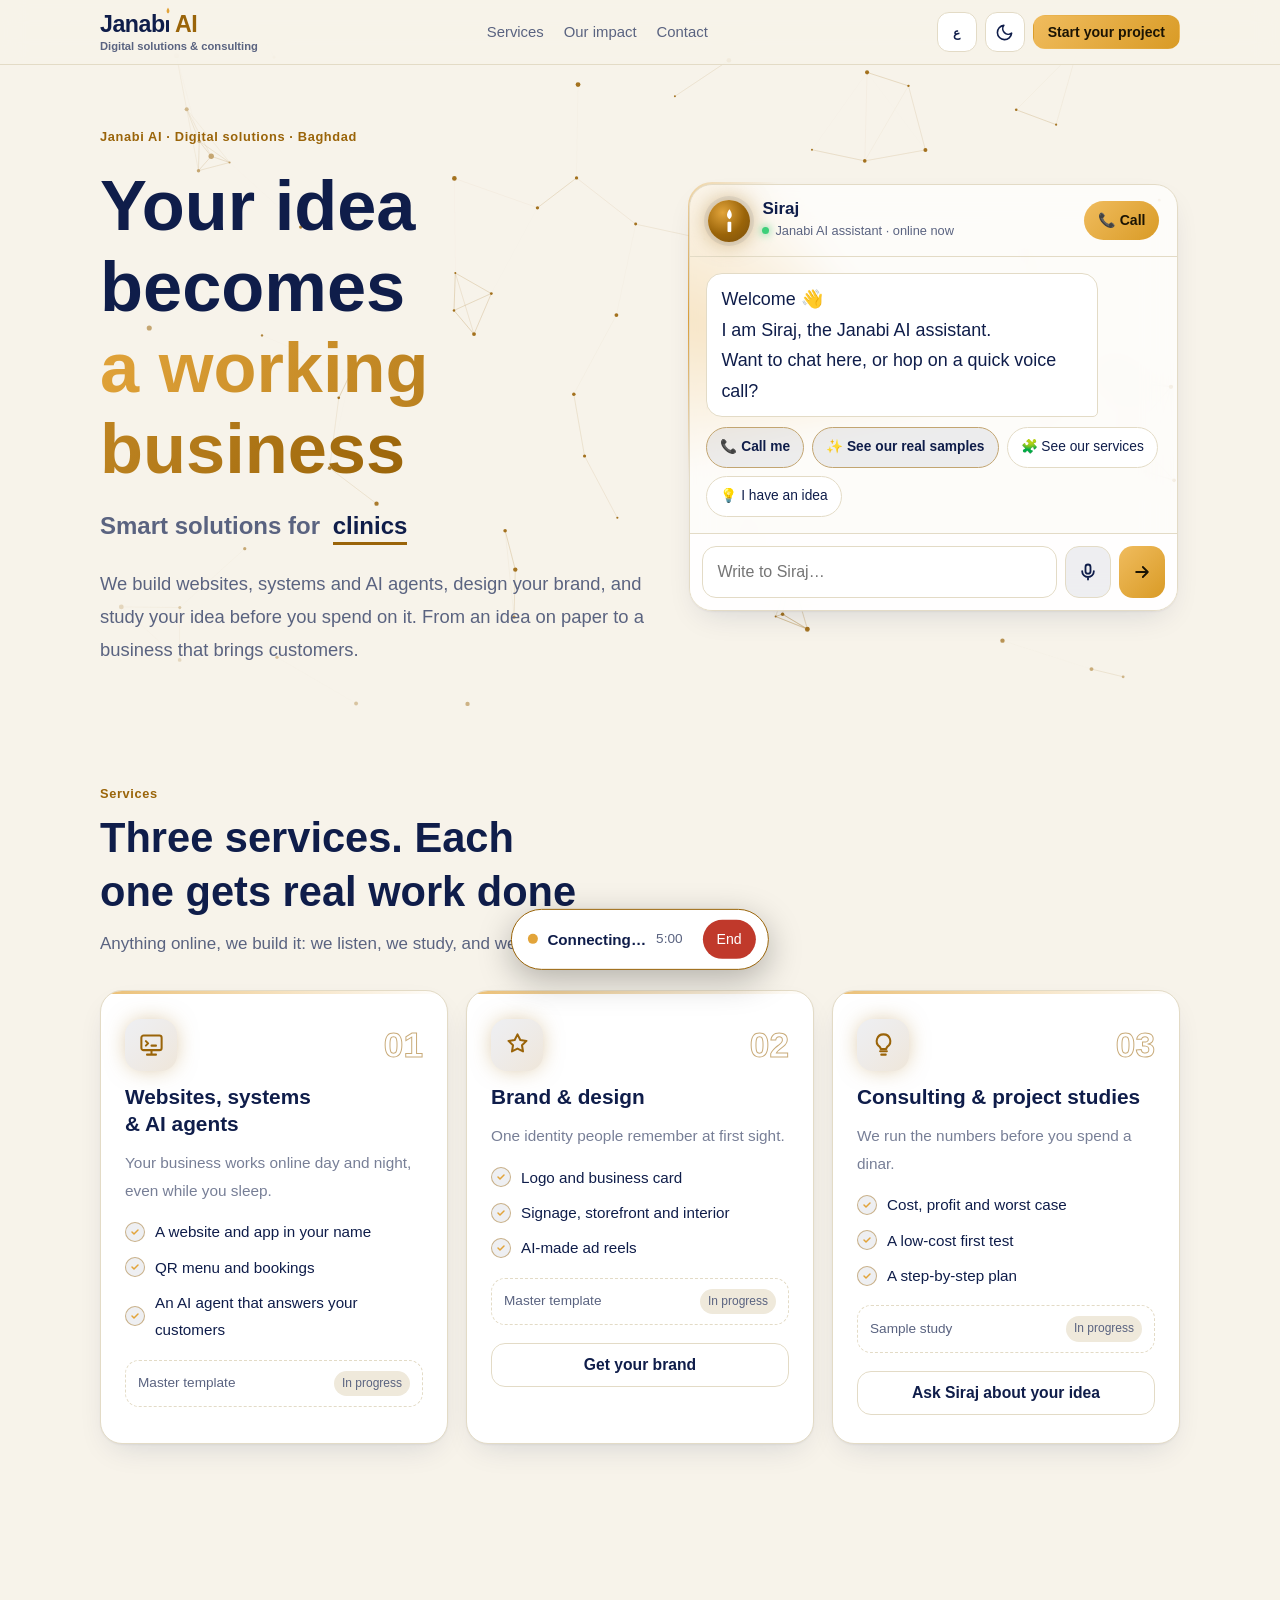
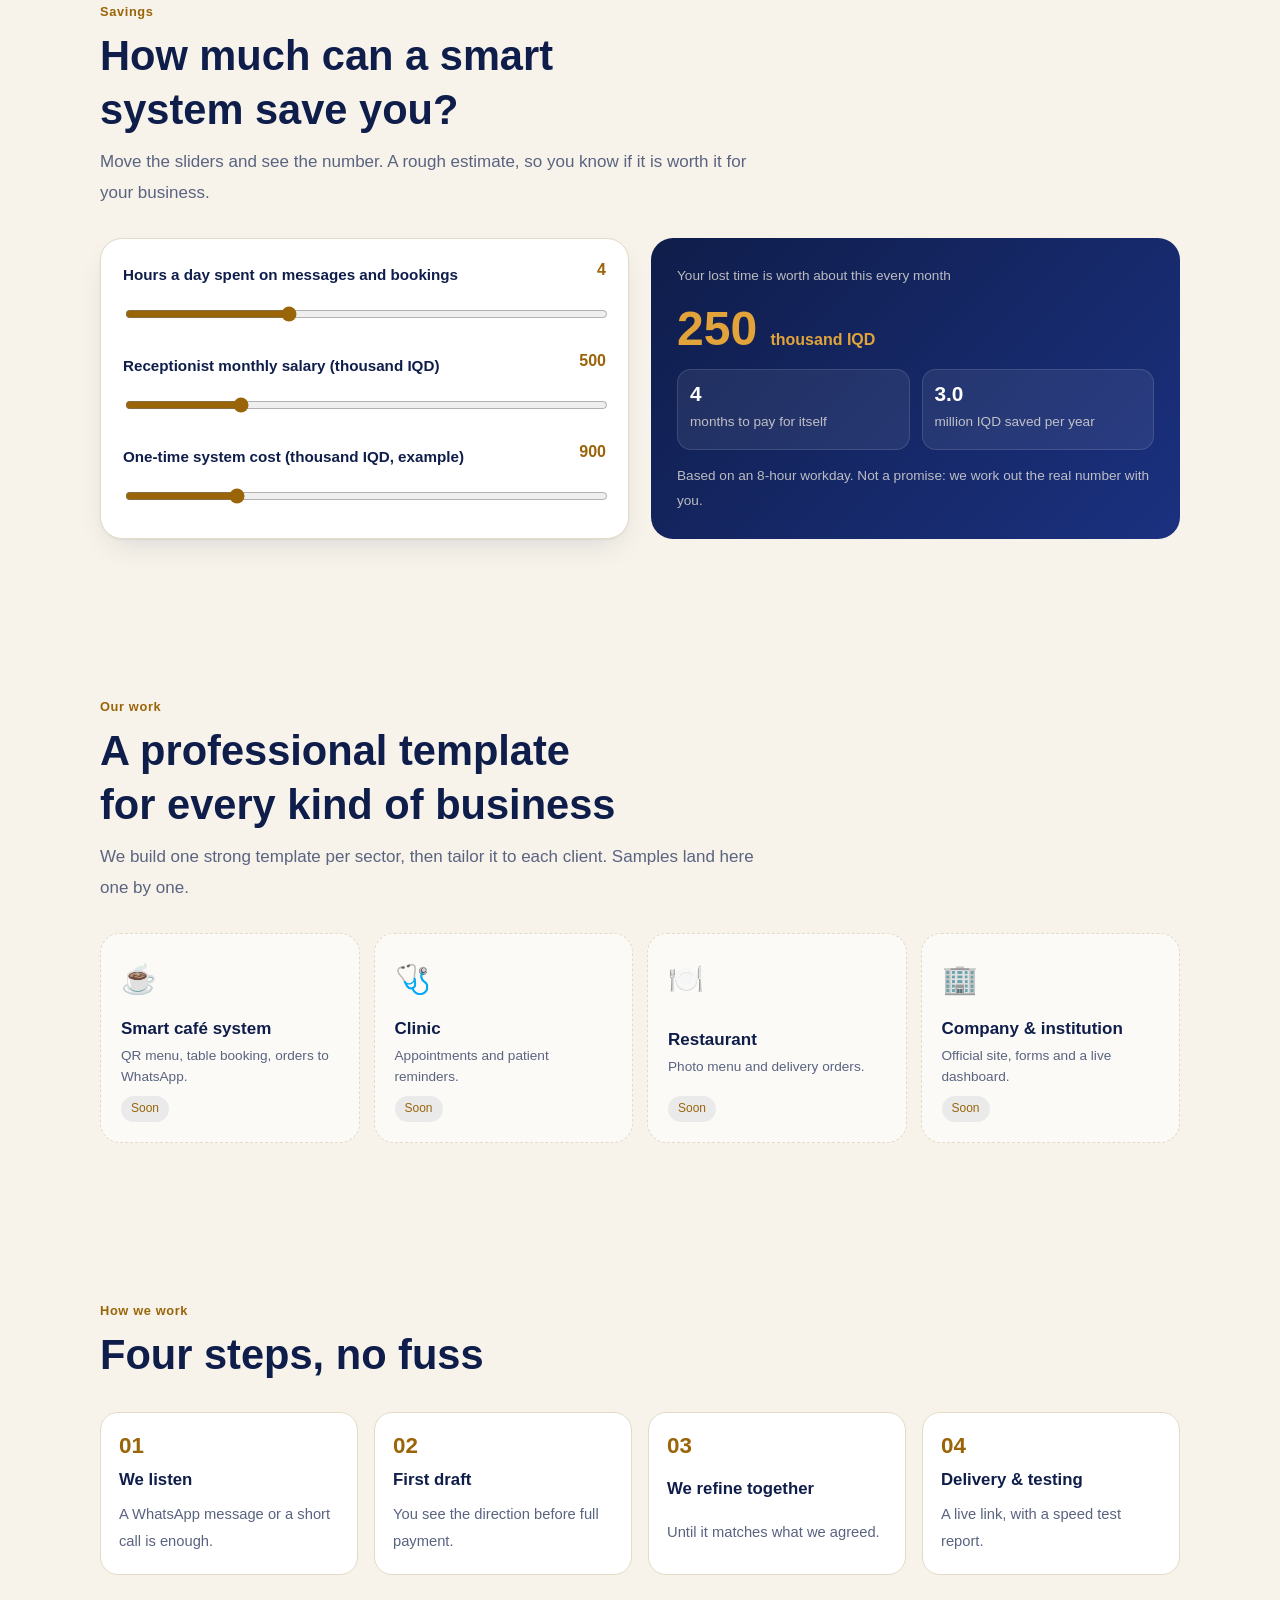
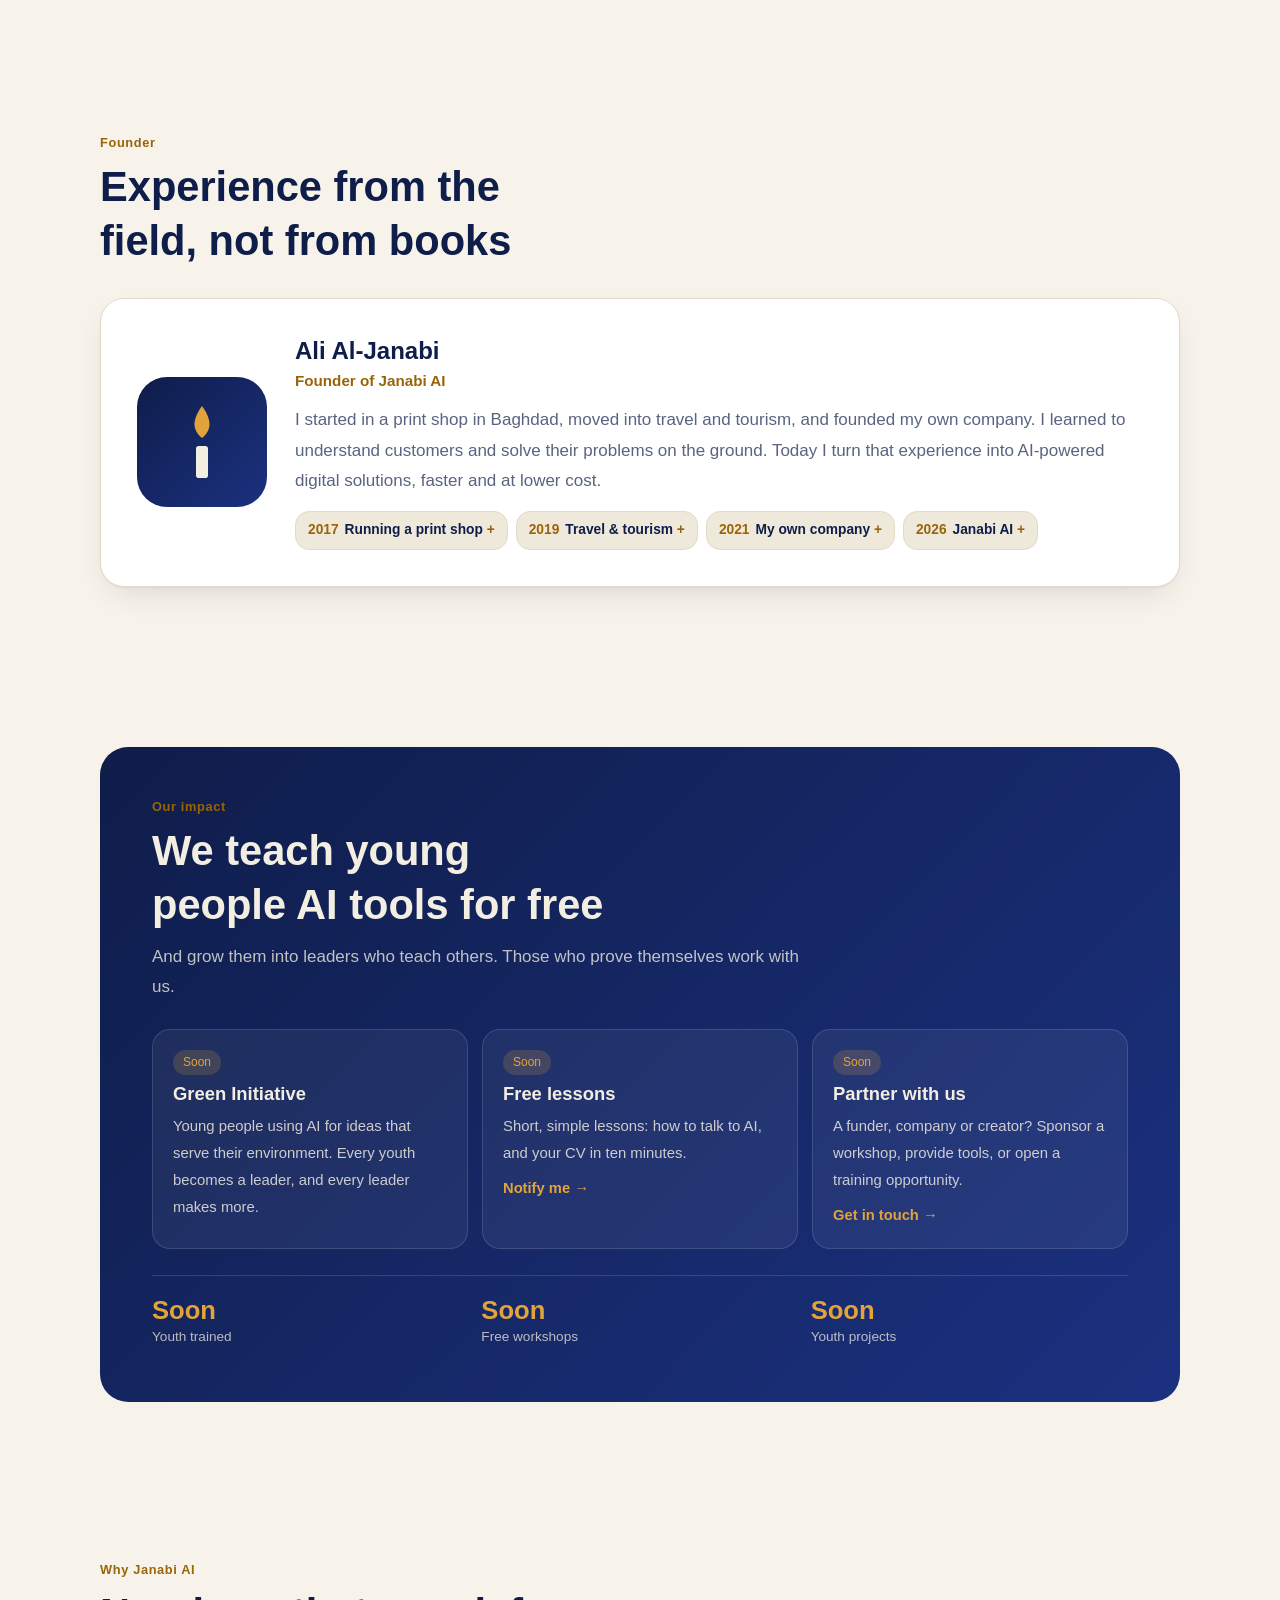
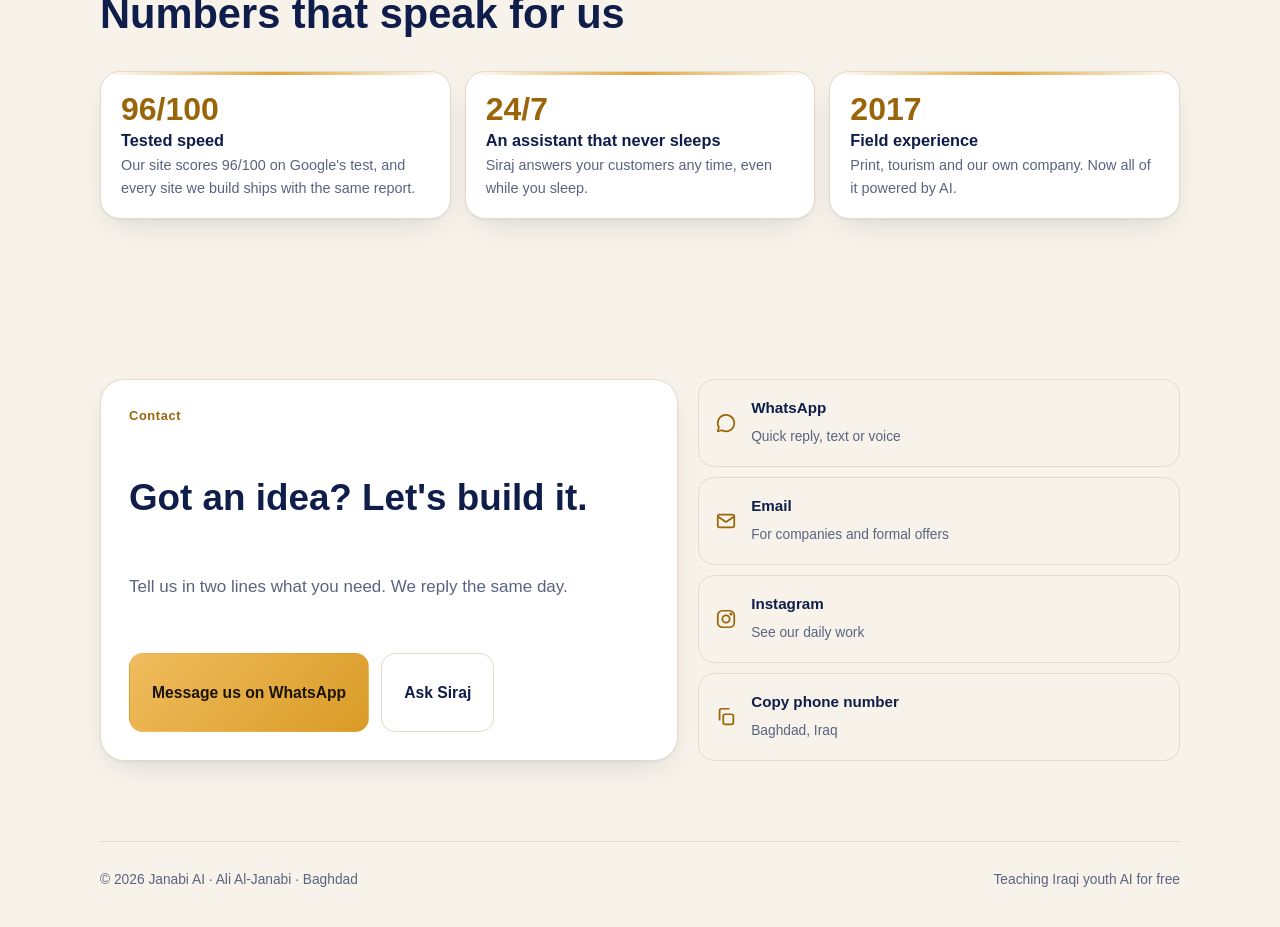
<file: index.html>
<!doctype html>
<html lang="ar" dir="rtl">
<head>
<meta charset="utf-8">
<meta name="viewport" content="width=device-width,initial-scale=1,viewport-fit=cover">
<meta http-equiv="Content-Security-Policy" content="default-src 'self'; style-src 'self' 'unsafe-inline' https://fonts.googleapis.com; font-src https://fonts.gstatic.com; script-src 'self' 'unsafe-inline' https://challenges.cloudflare.com; img-src 'self' data:; media-src blob:; connect-src https://challenges.cloudflare.com https://janabi-agent.1same42002.workers.dev https://red-wood-5f23janabi-agent-live.1same42002.workers.dev wss://red-wood-5f23janabi-agent-live.1same42002.workers.dev; frame-src 'self' https://challenges.cloudflare.com https://janabi-studio.github.io https://huila-cafe.janabi-studio-iq.workers.dev; object-src 'none'; base-uri 'none'; form-action 'none'">
<meta name="referrer" content="strict-origin-when-cross-origin">
<title>Janabi AI | الجنابي AI · علي الجنابي · حلول رقمية وذكاء اصطناعي</title>
<meta name="description" content="علي الجنابي، مؤسس Janabi AI: نبني مواقع ذكية، ووكيل ذكاء اصطناعي يرد على زباينك بأي وكت، وهوية تخلي شغلك ينذكر. جرّب نموذج شغلك هسه.">
<meta property="og:title" content="Janabi AI · فكرتك تصير مشروع">
<meta property="og:description" content="مواقع ومنيو بالباركود ووكلاء ذكيين مثل سراج، يرد على زبائنك بالعراقي 24 ساعة. شوف نماذج حقيقية من شغلنا.">
<meta property="og:type" content="website">
<meta property="og:url" content="https://janabiai.com/">
<meta property="og:image" content="https://janabiai.com/preview.jpg?v=4">
<meta property="og:image:width" content="1200">
<meta property="og:image:height" content="630">
<meta property="og:image:alt" content="Janabi AI">
<meta name="twitter:image" content="https://janabiai.com/preview.jpg?v=4">
<meta property="og:locale" content="ar_IQ">
<meta property="og:site_name" content="Janabi AI">
<meta name="twitter:card" content="summary_large_image">
<meta name="theme-color" content="#0F1D4A">
<link rel="canonical" href="https://janabiai.com/">
<link rel="alternate" hreflang="en" href="https://janabiai.com/en/">
<link rel="icon" href="data:image/svg+xml,%3Csvg xmlns='http://www.w3.org/2000/svg' viewBox='0 0 64 64'%3E%3Crect width='64' height='64' rx='16' fill='%230F1D4A'/%3E%3Cpath d='M32 8c8 11 8 18 0 24c-8-6-8-13 0-24z' fill='%23E2A43A'/%3E%3Crect x='27' y='36' width='10' height='20' rx='2' fill='%23F3EEE2'/%3E%3C/svg%3E">
<script type="application/ld+json">{"@context": "https://schema.org", "@type": "ProfessionalService", "@id": "https://janabiai.com/#org", "name": "Janabi AI", "alternateName": ["الجنابي AI", "جنابي AI", "Janabi AI Agency"], "description": "وكالة حلول رقمية في بغداد: مواقع وأنظمة ووكلاء ذكاء اصطناعي، هوية وتصميم، واستشارات مشاريع. Digital solutions agency in Baghdad, serving clients worldwide.", "url": "https://janabiai.com/", "logo": "https://janabiai.com/preview.jpg", "image": "https://janabiai.com/preview.jpg", "email": "ali@janabiai.com", "telephone": "+9647715110011", "address": {"@type": "PostalAddress", "addressLocality": "Baghdad", "addressRegion": "Baghdad", "addressCountry": "IQ"}, "areaServed": [{"@type": "City", "name": "Baghdad"}, {"@type": "Country", "name": "Iraq"}, "Worldwide"], "founder": {"@type": "Person", "@id": "https://janabiai.com/ali/#ali", "name": "Ali Al-Janabi", "image": "https://janabiai.com/img/ali.png", "alternateName": ["علي الجنابي", "علي حسين الجنابي"], "url": "https://janabiai.com/ali/"}, "sameAs": ["https://www.instagram.com/1same4"], "knowsAbout": ["مواقع", "تطبيقات", "وكيل ذكي", "AI agents", "websites", "QR menu", "branding", "حلول رقمية"]}</script>
<link rel="preconnect" href="https://fonts.googleapis.com">
<link rel="preconnect" href="https://fonts.gstatic.com" crossorigin>
<link rel="stylesheet" href="https://fonts.googleapis.com/css2?family=Alexandria:wght@500;700;800&family=IBM+Plex+Sans+Arabic:wght@400;500;600&family=Space+Grotesk:wght@600;700&display=swap">
<style>
:root{
  --gbtn:linear-gradient(135deg,#F0BC5E,#D99B26);--bg:#F7F3EA;--surface:#FFFFFF;--tint:#EFE9DB;--line:#E3DBC6;--fg:#0F1D4A;--muted:#5A6380;
  --brand:#0F1D4A;--brand-soft:rgba(15,29,74,.07);--gold:#9A6409;--gold-2:#E2A43A;--on-gold:#1B1404;--gbtn:linear-gradient(135deg,#F0BC5E,#D99B26);
  --band:linear-gradient(135deg,#0F1D4A 0%,#1B3180 100%);--band-fg:#F3EEE2;
  --glass:rgba(255,255,255,.72);--shadow:0 1px 2px rgba(15,29,74,.05),0 12px 32px -12px rgba(15,29,74,.16);
  --f-d:"Alexandria","IBM Plex Sans Arabic",Tahoma,sans-serif;--f-b:"IBM Plex Sans Arabic",Tahoma,"Segoe UI",sans-serif;--f-l:"Space Grotesk","Alexandria",sans-serif;
  color-scheme:light}
:root:not([data-theme="light"]){
  --bg:#0F1D4A;--surface:#152660;--tint:#12225A;--line:#2A3D7C;--fg:#F3EEE2;--muted:#AEB8D6;
  --brand:#E2A43A;--brand-soft:rgba(226,164,58,.13);--gold:#E2A43A;--gold-2:#F0BC5E;--on-gold:#1B1404;
  --glass:rgba(21,38,96,.62);--shadow:0 1px 2px rgba(0,0,0,.25),0 18px 40px -18px rgba(0,0,0,.6);color-scheme:dark}
@media (prefers-color-scheme:light){:root:not([data-theme]){
  --bg:#F7F3EA;--surface:#FFFFFF;--tint:#EFE9DB;--line:#E3DBC6;--fg:#0F1D4A;--muted:#5A6380;
  --brand:#0F1D4A;--brand-soft:rgba(15,29,74,.07);--gold:#9A6409;--gold-2:#E2A43A;
  --glass:rgba(255,255,255,.72);--shadow:0 1px 2px rgba(15,29,74,.05),0 12px 32px -12px rgba(15,29,74,.16);color-scheme:light}}
:root[data-theme="dark"]{
  --bg:#0F1D4A;--surface:#152660;--tint:#12225A;--line:#2A3D7C;--fg:#F3EEE2;--muted:#AEB8D6;
  --brand:#E2A43A;--brand-soft:rgba(226,164,58,.13);--gold:#E2A43A;--gold-2:#F0BC5E;
  --glass:rgba(21,38,96,.62);--shadow:0 1px 2px rgba(0,0,0,.25),0 18px 40px -18px rgba(0,0,0,.6);color-scheme:dark}

*{box-sizing:border-box}
html{scroll-behavior:smooth;scroll-padding-top:76px;-webkit-text-size-adjust:100%}
html,body{overflow-x:clip}
body{margin:0;background:var(--bg);color:var(--fg);font:400 17px/1.8 var(--f-b);padding-bottom:env(safe-area-inset-bottom,0)}
h1,h2,h3{font-family:var(--f-d);margin:0;line-height:1.3;text-wrap:balance}
p{margin:0}
a{color:inherit}
button{font:inherit}
:focus-visible{outline:2px solid var(--gold);outline-offset:3px;border-radius:8px}
.wrap{max-width:1120px;margin:0 auto;padding-inline:20px}
.label{font:600 .8rem var(--f-b);letter-spacing:.05em;color:var(--gold)}
.sec{padding-block:80px;display:grid;gap:30px}
.sec-head{display:grid;gap:10px;max-width:660px}
.sec-head h2{font-size:clamp(1.7rem,4.2vw,2.6rem);font-weight:800}
.sec-head p{color:var(--muted)}
.ltr{direction:ltr;unicode-bidi:isolate}

/* header */
.top{position:sticky;top:0;z-index:20;background:color-mix(in srgb,var(--bg) 82%,transparent);backdrop-filter:blur(12px);-webkit-backdrop-filter:blur(12px);border-bottom:1px solid var(--line);padding-top:env(safe-area-inset-top,0)}
.top-in{max-width:1120px;margin:0 auto;padding:12px 20px;display:flex;align-items:center;justify-content:space-between;gap:12px}
.top-in,.word b,.word small,.top .ibtn,.top .btn.sm{transition:all .25s ease}
.top.shrink .top-in{padding-top:6px;padding-bottom:6px}.top.shrink .word b{font-size:1.15rem}.top.shrink .word small{max-height:0;margin:0;opacity:0;overflow:hidden}
.top.shrink .ibtn{transform:scale(.88)}.top.shrink .btn.sm{transform:scale(.92)}
.logo{display:flex;align-items:center;gap:10px;text-decoration:none;color:var(--fg)}
.mark{width:38px;height:38px;flex:none}
.word{display:grid;line-height:1.1}
.word b{font:700 1.45rem var(--f-l);letter-spacing:-.02em;direction:ltr;line-height:1.05;white-space:nowrap}
.word b i{font-style:normal;color:var(--gold);margin-left:.2em}
.ii{position:relative;display:inline-block;width:.15em;height:.52em;background:currentColor;border-radius:.03em;margin:0 .045em 0 .05em}
.ii svg{position:absolute;left:50%;bottom:.6em;width:.36em;height:.5em;transform:translateX(-50%);overflow:visible}
.ii .flame{fill:var(--gold-2);transform-box:fill-box;transform-origin:50% 100%;animation:flick 3.4s ease-in-out infinite}
@keyframes flick{0%,100%{transform:scale(1)}45%{transform:scale(1.08,.94) rotate(-3deg)}75%{transform:scale(.95,1.06) rotate(3deg)}}
.word small{margin-top:5px}
.word small{font:600 .7rem var(--f-b);color:var(--muted);margin-top:3px;white-space:nowrap}
.top nav{display:flex;gap:20px;font-size:.93rem}
.top nav a{color:var(--muted);text-decoration:none}
.top nav a:hover{color:var(--fg)}
@media (max-width:760px){.top nav{display:none}}
.acts{display:flex;align-items:center;gap:8px}
.ibtn{width:40px;height:40px;border-radius:12px;border:1px solid var(--line);background:var(--surface);color:var(--fg);display:grid;place-items:center;cursor:pointer;padding:0;text-decoration:none;font:700 .78rem var(--f-l)}
.ibtn svg{width:19px;height:19px;fill:none;stroke:currentColor;stroke-width:2;stroke-linecap:round;stroke-linejoin:round}
.btn{display:inline-flex;align-items:center;justify-content:center;gap:8px;padding:12px 22px;border-radius:14px;font:600 .98rem var(--f-b);text-decoration:none;cursor:pointer;border:1px solid transparent;white-space:nowrap;transition:transform .2s,box-shadow .2s;-webkit-tap-highlight-color:transparent}
.btn.gold{background:var(--gbtn,linear-gradient(135deg,#F0BC5E,#D99B26));color:var(--on-gold)}
.btn.gold:hover{transform:translateY(-2px);box-shadow:0 10px 26px -8px color-mix(in srgb,var(--gold) 70%,transparent)}
.btn.ghost{background:var(--surface);color:var(--fg);border-color:var(--line)}
.btn.sm{padding:8px 14px;font-size:.88rem;border-radius:12px}
@media (max-width:420px){.top-in{padding-inline:14px}.top .btn.sm{display:none}}

/* hero */
.hero{padding-block:64px 40px;display:grid;grid-template-columns:1.05fr .95fr;gap:44px;align-items:center;position:relative}
@media (max-width:900px){.hero{grid-template-columns:minmax(0,1fr);gap:18px;padding-top:22px;padding-bottom:24px}.hero-txt{gap:10px}.hero .sub{display:none}.hero h1{font-size:clamp(2rem,9vw,2.6rem)}.siraj-in{min-height:390px;max-height:470px}}
.hero>*,.builder>*,.roi>*,.contact>*,.stage>*{min-width:0}
.hero-txt{display:grid;gap:22px;align-content:center}
.hero h1{font-size:clamp(2.2rem,6.4vw,4.4rem);font-weight:800;line-height:1.15}
.hero h1 .g{background:linear-gradient(120deg,var(--gold-2),var(--gold));-webkit-background-clip:text;background-clip:text;color:transparent}
.rotline{font:700 clamp(1.15rem,2.6vw,1.5rem) var(--f-d);color:var(--muted)}
.rot{margin-inline-start:6px}
.rot{color:var(--fg);display:inline-block;border-bottom:3px solid var(--gold);padding-bottom:2px}
.rot.sw{animation:sw .5s ease}
@keyframes sw{from{opacity:0;transform:translateY(.4em)}to{opacity:1;transform:none}}
.hero .sub{color:var(--muted);font-size:clamp(1rem,2vw,1.15rem);max-width:560px}
.ctas{display:flex;flex-wrap:wrap;gap:12px}
.field-bg{position:absolute;inset:-40px -20px 0;width:calc(100% + 40px);height:calc(100% + 40px);z-index:-1;pointer-events:none;-webkit-mask-image:radial-gradient(ellipse 85% 90% at 60% 45%,#000 45%,transparent 90%);mask-image:radial-gradient(ellipse 85% 90% at 60% 45%,#000 45%,transparent 90%)}
.glow-old{position:absolute;inset:0 -20px;pointer-events:none;z-index:-1;background-image:radial-gradient(color-mix(in srgb,var(--gold) 38%,transparent) 1.2px,transparent 1.4px);background-size:22px 22px;-webkit-mask-image:radial-gradient(ellipse 60% 70% at 75% 40%,#000 0%,transparent 70%);mask-image:radial-gradient(ellipse 60% 70% at 75% 40%,#000 0%,transparent 70%);opacity:.7}

/* siraj card */
.siraj{position:relative;border-radius:24px;padding:1.5px;background:conic-gradient(from var(--a,0deg),transparent 0 70%,var(--gold-2) 80%,transparent 90%);animation:beam 6s linear infinite}
@property --a{syntax:'<angle>';initial-value:0deg;inherits:false}
@keyframes beam{to{--a:360deg}}
.siraj-in{border-radius:23px;background:var(--glass);backdrop-filter:blur(16px);-webkit-backdrop-filter:blur(16px);border:1px solid var(--line);box-shadow:var(--shadow);display:grid;grid-template-columns:minmax(0,1fr);grid-template-rows:auto 1fr auto;min-height:420px;max-height:520px;overflow:hidden}
.s-head{display:flex;align-items:center;gap:12px;padding:14px 18px;border-bottom:1px solid var(--line)}
.orb{width:42px;height:42px;border-radius:50%;flex:none;background:radial-gradient(circle at 35% 30%,var(--gold-2),var(--gold) 55%,#7a4f0c);box-shadow:0 0 0 4px var(--brand-soft),0 0 22px color-mix(in srgb,var(--gold) 55%,transparent);animation:breathe 3.2s ease-in-out infinite}
.orb{display:grid;place-items:center}.orb svg{width:40%;height:60%}.orb.think{animation-duration:.9s}
.m.big{font-size:1.12rem;font-weight:500;border-color:color-mix(in srgb,var(--gold) 55%,var(--line));box-shadow:0 0 0 0 color-mix(in srgb,var(--gold) 40%,transparent);animation:up .35s ease both,callme 2.6s ease-in-out 1.2s 3}
@keyframes callme{50%{box-shadow:0 0 0 6px color-mix(in srgb,var(--gold) 18%,transparent),0 0 26px color-mix(in srgb,var(--gold) 35%,transparent)}}
.chip.call{animation:up .35s ease both}
@keyframes breathe{50%{transform:scale(1.08);box-shadow:0 0 0 7px var(--brand-soft),0 0 30px color-mix(in srgb,var(--gold) 70%,transparent)}}
.s-head b{font-family:var(--f-d);display:block;line-height:1.2}
.s-head small{color:var(--muted);font-size:.8rem;display:flex;align-items:center;gap:6px}
.s-head small::before{content:"";width:7px;height:7px;border-radius:50%;background:#3ccf7a;box-shadow:0 0 8px #3ccf7a}
.s-log{overflow-y:auto;padding:16px;display:flex;flex-direction:column;gap:10px;overscroll-behavior:contain}
.m{max-width:86%;padding:10px 14px;border-radius:16px;font-size:.95rem;line-height:1.7;white-space:pre-line;animation:up .35s ease both}
.m.ai{align-self:flex-start;background:var(--surface);border:1px solid var(--line);border-bottom-right-radius:5px}
.m.me{align-self:flex-end;background:var(--gbtn,linear-gradient(135deg,#F0BC5E,#D99B26));color:var(--on-gold);border-bottom-left-radius:5px}
.m.dots{display:flex;gap:4px}.m.dots i{width:7px;height:7px;border-radius:50%;background:var(--muted);animation:bl 1s infinite}.m.dots i:nth-child(2){animation-delay:.15s}.m.dots i:nth-child(3){animation-delay:.3s}
@keyframes bl{50%{opacity:.25}}
@keyframes up{from{opacity:0;transform:translateY(8px)}to{opacity:1;transform:none}}
.s-opts{display:flex;flex-wrap:wrap;gap:8px}
.chip{font-size:.86rem;padding:7px 13px;border-radius:999px;background:var(--surface);color:var(--fg);border:1px solid var(--line);cursor:pointer;text-decoration:none}
.chip:hover{border-color:var(--gold)}
.chip.call{background:var(--brand-soft);border-color:color-mix(in srgb,var(--gold) 45%,var(--line));font-weight:600}
.s-form{display:flex;gap:8px;padding:12px;border-top:1px solid var(--line);background:color-mix(in srgb,var(--surface) 70%,transparent)}
.s-form input{flex:1;min-width:0;border:1px solid var(--line);background:var(--surface);color:var(--fg);border-radius:14px;padding:11px 14px;font:inherit;font-size:16px}
.s-form button{flex:none;width:46px;border:0;border-radius:14px;background:var(--gbtn,linear-gradient(135deg,#F0BC5E,#D99B26));color:var(--on-gold);cursor:pointer;display:grid;place-items:center}
.s-form button svg{width:20px;height:20px;fill:none;stroke:currentColor;stroke-width:2.2;stroke-linecap:round;stroke-linejoin:round;transform:scaleX(-1)}
.s-form .mic{background:var(--brand-soft);color:var(--fg);border:1px solid var(--line)}
.s-form .mic svg{transform:none}
.s-form input{min-width:0}
.s-note{margin:0;padding:6px 14px 10px;font-size:12px;color:var(--muted,#8a8f98);text-align:center}.s-note a{color:inherit;text-decoration:underline}
.card .price{font-size:14px;margin:6px 0 10px;color:var(--fg)}.card .price b{color:var(--gold,#D99B26)}
.qrlink{display:inline-block;margin-top:8px;font-weight:700;color:var(--gold,#D99B26);text-decoration:none}
@media (min-width:900px){.qrlink{display:none}}
@media (max-width:420px){.s-form{gap:6px;padding:10px}.s-form button{width:42px}}

/* proof strip */
.proof{display:grid;grid-template-columns:repeat(3,1fr);gap:14px;padding-block:8px 20px}
@media (max-width:820px){.proof{grid-template-columns:1fr}}
.pf{border:1px solid var(--line);border-radius:20px;padding:20px 20px 18px;background:var(--surface);display:grid;gap:4px;box-shadow:var(--shadow);position:relative;overflow:hidden}
.pf::before{content:"";position:absolute;inset:0 0 auto 0;height:3px;background:linear-gradient(90deg,transparent,var(--gold-2),transparent)}
.pf b{font:700 2rem var(--f-l);color:var(--gold);line-height:1.1;justify-self:start}
.pf strong{font:700 1.02rem var(--f-d)}
.pf span{font-size:.9rem;color:var(--muted);line-height:1.6}

/* builder demo */
.builder{display:grid;grid-template-columns:.9fr 1.1fr;gap:28px;align-items:start}
@media (max-width:900px){.builder{grid-template-columns:minmax(0,1fr)}.builder .stage{order:-1}}
.panel{background:var(--surface);border:1px solid var(--line);border-radius:22px;padding:22px;display:grid;gap:18px;box-shadow:var(--shadow)}
.panel h3{font-size:1rem;color:var(--muted);font-weight:700}
.seg{display:grid;grid-template-columns:repeat(auto-fit,minmax(78px,1fr));gap:8px}
.seg button,.styles button{border:1px solid var(--line);background:var(--bg);color:var(--fg);border-radius:14px;padding:10px 6px;cursor:pointer;display:grid;gap:2px;place-items:center;font-size:.88rem;font-weight:600}
.seg button span{font-size:1.4rem;line-height:1}
.seg button{font-size:.82rem;text-align:center;line-height:1.3}
.phone.on{box-shadow:0 30px 60px -25px rgba(0,0,0,.55),inset 0 0 0 2px #2a3150,0 0 0 3px color-mix(in srgb,var(--gold) 60%,transparent),0 0 40px color-mix(in srgb,var(--gold) 40%,transparent);transition:box-shadow .4s}
.caret::after{content:"|";animation:bl .8s infinite;margin-inline-start:1px}
.seg button[aria-pressed="true"],.styles button[aria-pressed="true"]{border-color:var(--gold);background:var(--brand-soft);box-shadow:0 0 0 3px color-mix(in srgb,var(--gold) 18%,transparent)}
.styles{display:grid;grid-template-columns:repeat(3,1fr);gap:8px}
.styles button i{display:flex;gap:3px}.styles button i b{width:14px;height:14px;border-radius:50%;border:1px solid rgba(0,0,0,.15)}
.field input{width:100%;border:1px solid var(--line);background:var(--bg);color:var(--fg);border-radius:14px;padding:12px 14px;font:inherit;font-size:16px}
.go{width:100%}
.stage{display:grid;grid-template-columns:auto 1fr;gap:22px;align-items:center;justify-items:center}
@media (max-width:560px){.stage{grid-template-columns:1fr}}
.phone{width:258px;height:520px;border-radius:38px;padding:10px;background:#0a0f22;box-shadow:0 30px 60px -25px rgba(0,0,0,.55),inset 0 0 0 2px #2a3150;position:relative}
.phone::before{content:"";position:absolute;top:16px;left:50%;transform:translateX(-50%);width:80px;height:20px;border-radius:12px;background:#0a0f22;z-index:3}
.screen{width:100%;height:100%;border-radius:30px;overflow:hidden;background:var(--p-bg,#fff);color:var(--p-fg,#111);position:relative;display:flex;flex-direction:column;font-size:12px;line-height:1.5}
.screen>*{transition:opacity .5s ease,transform .5s ease}
.screen.build>*{opacity:0;transform:translateY(10px)}
.screen.build.s1 .p-top,.screen.build.s2 .p-hero,.screen.build.s3 .p-menu,.screen.build.s4 .p-cta,.screen.build.s5 .p-bot{opacity:1;transform:none}
.screen.build.s2 .p-top,.screen.build.s3 .p-top,.screen.build.s3 .p-hero,.screen.build.s4 .p-top,.screen.build.s4 .p-hero,.screen.build.s4 .p-menu,.screen.build.s5 .p-top,.screen.build.s5 .p-hero,.screen.build.s5 .p-menu,.screen.build.s5 .p-cta{opacity:1;transform:none}
.p-top{padding:40px 14px 10px;display:flex;align-items:center;gap:8px}
.p-logo{width:30px;height:30px;border-radius:10px;background:var(--p-acc,#c98a1c);color:var(--p-on,#fff);display:grid;place-items:center;font:800 14px var(--f-d)}
.p-top b{font:800 14px var(--f-d)}
.p-ex{margin-inline-start:auto;font-style:normal;font-size:10px;padding:1px 8px;border-radius:999px;border:1px solid currentColor;opacity:.6}
.p-hero{margin:4px 12px;border-radius:16px;padding:16px 14px;background:var(--p-hero,#eee);color:var(--p-hfg,#111);display:grid;gap:4px}
.p-hero b{font:800 16px var(--f-d)}
.p-hero small{opacity:.8}
.p-menu{padding:10px 12px;display:grid;gap:6px}
.p-item{display:flex;justify-content:space-between;align-items:center;padding:8px 10px;border-radius:12px;background:var(--p-card,#f4f4f4)}
.p-item b{font-weight:600}
.p-item span{font:700 11px var(--f-l);color:var(--p-acc,#c98a1c)}
.p-cta{margin:auto 12px 8px;padding:10px;border-radius:14px;text-align:center;font-weight:700;background:var(--p-acc,#c98a1c);color:var(--p-on,#fff)}
.p-bot{margin:0 12px 14px;display:flex;gap:6px;align-items:flex-end}
.p-bot i{width:22px;height:22px;border-radius:50%;flex:none;background:radial-gradient(circle at 35% 30%,#f0bc5e,#c98a1c)}
.p-bot span{background:var(--p-card,#f4f4f4);border-radius:12px 12px 12px 4px;padding:6px 9px;font-size:11px}
.side{display:grid;gap:14px;justify-items:center;text-align:center;width:100%}
.qrbox{transition:opacity .6s;background:#fff;border-radius:18px;padding:14px;box-shadow:var(--shadow);display:grid;gap:6px;justify-items:center;color:#0F1D4A;width:190px}
.qrbox svg{width:150px;height:150px;display:block}
.qrbox small{font-size:.75rem;line-height:1.4}
.ticks{list-style:none;margin:0;padding:0;display:grid;gap:6px;font-size:.88rem;color:var(--muted);text-align:start;width:min(100%,240px)}
.ticks li{display:flex;align-items:center;gap:8px;opacity:.45;transition:opacity .3s,color .3s}
.ticks li::before{content:"";width:16px;height:16px;border-radius:50%;border:2px solid var(--line);flex:none;transition:all .3s}
.ticks li.on{opacity:1;color:var(--fg)}
.ticks li.on::before{background:var(--gold);border-color:var(--gold);box-shadow:0 0 10px color-mix(in srgb,var(--gold) 60%,transparent)}
.after{font-size:.9rem;color:var(--muted)}

/* services */
.svc{display:grid;grid-template-columns:repeat(3,1fr);gap:18px}
@media (max-width:900px){.svc{grid-template-columns:1fr}}
.card{background:var(--surface);border:1px solid var(--line);border-radius:22px;padding:26px 22px;display:grid;gap:12px;align-content:start;box-shadow:var(--shadow);transition:transform .25s,border-color .25s;position:relative;overflow:hidden}
.card:hover{transform:translateY(-4px);border-color:color-mix(in srgb,var(--gold) 60%,var(--line))}
.card .ic{width:52px;height:52px;border-radius:16px;display:grid;place-items:center;background:linear-gradient(135deg,var(--brand-soft),color-mix(in srgb,var(--gold) 16%,transparent))}
.card .ic svg{width:27px;height:27px;stroke:var(--gold);fill:none;stroke-width:1.8;stroke-linecap:round;stroke-linejoin:round}
.ch{display:flex;justify-content:space-between;align-items:center}
.card .n{font:700 2.2rem var(--f-l);color:transparent;-webkit-text-stroke:1px color-mix(in srgb,var(--gold) 55%,transparent)}
.card{padding:28px 24px}
.card h3{font-size:1.4rem}
.card>p{color:var(--fg);opacity:.82}
.get{list-style:none;margin:2px 0 4px;padding:0;display:grid;gap:8px}
.get li{display:flex;gap:10px;align-items:center;font-size:.95rem}
.get li::before{content:"";flex:none;width:18px;height:18px;border-radius:50%;background:var(--brand-soft) url("data:image/svg+xml,%3Csvg xmlns='http://www.w3.org/2000/svg' viewBox='0 0 24 24'%3E%3Cpath d='M6 12l4 4 8-8' fill='none' stroke='%23E2A43A' stroke-width='3' stroke-linecap='round' stroke-linejoin='round'/%3E%3C/svg%3E") center/12px no-repeat;border:1px solid color-mix(in srgb,var(--gold) 45%,transparent)}
.cbtn{margin-top:6px;width:100%}
.card .ic{box-shadow:0 0 24px -6px color-mix(in srgb,var(--gold) 55%,transparent)}
.card::before{content:"";position:absolute;inset:0 0 auto 0;height:3px;background:linear-gradient(90deg,var(--gold-2),transparent);opacity:0;transition:opacity .3s}
.card::before{opacity:.7}.card:hover::before{opacity:1}
.card h3{font-size:1.3rem}
.card p{color:var(--muted);font-size:.96rem}
.tags{display:flex;flex-wrap:wrap;gap:6px}
.tags span{font-size:.8rem;padding:3px 10px;border-radius:999px;background:var(--brand-soft);color:var(--fg)}
.card .try{margin-top:4px;justify-self:start;font-weight:600;font-size:.92rem;color:var(--gold);text-decoration:none;display:inline-flex;gap:6px;align-items:center}
.sample{border:1.5px dashed var(--line);border-radius:14px;padding:10px 12px;font-size:.85rem;color:var(--muted);display:flex;justify-content:space-between;gap:8px;align-items:center}
.sample em{font-style:normal;font-size:.75rem;padding:2px 8px;border-radius:999px;background:var(--tint)}



.builder2{display:grid;gap:22px}
.builder2 .seg{grid-template-columns:repeat(5,1fr)}
@media (max-width:560px){.builder2 .seg{gap:6px}.builder2 .seg button{font-size:.72rem;padding:8px 2px}.builder2 .seg button span{font-size:1.2rem}}
.bstage{display:grid;grid-template-columns:auto minmax(0,440px);justify-content:center;gap:48px;align-items:center}
@media (max-width:760px){.bstage{grid-template-columns:minmax(0,1fr);justify-items:center;gap:20px}}
.bside{display:grid;gap:16px;width:100%;max-width:440px}
.panel.mini{padding:18px;gap:10px}
.lbl{font-size:.88rem;font-weight:700;color:var(--muted)}
.qrrow{display:flex;gap:14px;align-items:center}
.qrrow .after{text-align:start;margin:0}
.qrbox{width:auto!important;padding:10px!important;border-radius:14px!important}
.qrbox svg{width:96px!important;height:96px!important}
.qrbox small{font-size:.68rem!important}
.s-x{display:none;margin-inline-start:auto}
.siraj.float{position:fixed;z-index:45;left:16px;bottom:16px;width:min(420px,calc(100% - 32px))}
.siraj.float .siraj-in{min-height:min(560px,calc(100dvh - 40px));max-height:calc(100dvh - 40px)}
.siraj.float .s-x{display:grid}
.siraj.float .siraj-in{background:var(--surface);backdrop-filter:none}
@media (max-width:760px){.bside .ticks{display:none}}
.scrim{position:fixed;inset:0;z-index:44;background:rgba(5,10,30,.5);backdrop-filter:blur(3px);display:none}
.scrim.on{display:block}
.mic.rec{background:#c0392b!important;color:#fff!important;border-color:#c0392b!important;animation:recp 1s infinite}
.mic.callb{background:var(--gbtn,linear-gradient(135deg,#F0BC5E,#D99B26))!important;color:var(--on-gold)!important;border:0!important}
.hcall{margin-inline-start:auto;border:0;border-radius:999px;padding:7px 14px;background:var(--gbtn,linear-gradient(135deg,#F0BC5E,#D99B26));color:var(--on-gold);font:inherit;font-size:.88rem;font-weight:700;cursor:pointer;white-space:nowrap}
.callpill{position:fixed;left:50%;bottom:calc(16px + env(safe-area-inset-bottom,0px));transform:translate(-50%,140%);z-index:90;display:flex;align-items:center;gap:10px;padding:10px 12px 10px 16px;border-radius:999px;background:var(--surface);color:var(--fg);border:1px solid var(--gold);box-shadow:0 10px 34px rgba(0,0,0,.28);transition:transform .35s ease;max-width:calc(100vw - 24px);font-size:.95rem}
.callpill.on{transform:translate(-50%,0)}
.callpill .cdot{width:10px;height:10px;border-radius:50%;background:var(--gold-2);flex:none}
.callpill.hear .cdot{animation:recp 1.4s infinite}.callpill.talk .cdot{background:#2fb36b;animation:recp .7s infinite}.callpill.wait .cdot{opacity:.5}
.callpill #ctm,.callpill #cus{color:var(--muted);font-variant-numeric:tabular-nums;font-size:.85rem}
.callpill button{border:0;border-radius:999px;padding:7px 14px;background:#c0392b;color:#fff;font:inherit;font-size:.88rem;cursor:pointer}

@keyframes recp{50%{box-shadow:0 0 0 6px rgba(192,57,43,.25)}}
.m.vn{display:flex;align-items:center;gap:8px}
/* ROI */
.roi{display:grid;grid-template-columns:1fr 1fr;gap:22px;align-items:stretch}
@media (max-width:820px){.roi{grid-template-columns:1fr}}
.rng{display:grid;gap:6px}
.rng label{display:flex;justify-content:space-between;font-weight:600;font-size:.95rem}
.rng label output{font:700 1rem var(--f-l);color:var(--gold)}
input[type=range]{width:100%;accent-color:var(--gold);height:28px}
.res{background:var(--band);color:var(--band-fg);border-radius:22px;padding:26px;display:grid;gap:14px;align-content:center}
.res .big{font:700 clamp(2rem,6vw,3rem) var(--f-l);color:var(--gold-2);line-height:1.1}
.res small{opacity:.75;font-size:.85rem}
.res .row2{display:grid;grid-template-columns:1fr 1fr;gap:12px}
.res .row2 div{background:rgba(255,255,255,.07);border:1px solid rgba(255,255,255,.12);border-radius:14px;padding:12px}
.res .row2 b{display:block;font:700 1.3rem var(--f-l);color:#fff}

/* work */
.work{display:grid;grid-template-columns:repeat(4,1fr);gap:14px}
@media (max-width:820px){.work{grid-template-columns:repeat(2,1fr)}}
@media (max-width:460px){.work{grid-template-columns:1fr}}
.slot{border:1.5px dashed var(--line);border-radius:20px;padding:20px;display:grid;gap:8px;min-height:170px;align-content:space-between;background:color-mix(in srgb,var(--surface) 55%,transparent)}
.slot span{font-size:1.8rem}
.slot b{font-family:var(--f-d);display:block}
.slot small{color:var(--muted);font-size:.85rem;display:block;line-height:1.6}
.slot em{justify-self:start;font-style:normal;font-size:.75rem;padding:2px 10px;border-radius:999px;background:var(--brand-soft);color:var(--gold)}

/* steps with beam */
.steps{list-style:none;margin:0;padding:0;display:grid;grid-template-columns:repeat(4,1fr);gap:16px;position:relative}
@media (max-width:820px){.steps{grid-template-columns:1fr 1fr}}
.steps li{position:relative;padding:20px 18px;border-radius:18px;background:var(--surface);border:1px solid var(--line);display:grid;gap:6px;overflow:hidden}
.steps li::after{content:"";position:absolute;inset:auto 0 0 0;height:3px;background:linear-gradient(90deg,transparent,var(--gold-2),transparent);transform:translateX(100%);animation:run 4s linear infinite}
.steps li:nth-child(2)::after{animation-delay:1s}.steps li:nth-child(3)::after{animation-delay:2s}.steps li:nth-child(4)::after{animation-delay:3s}
@keyframes run{0%{transform:translateX(100%)}25%,100%{transform:translateX(-100%)}}
.steps i{font:700 1.4rem var(--f-l);font-style:normal;color:var(--gold)}
.steps b{font-family:var(--f-d);font-size:1.05rem}
.steps span{color:var(--muted);font-size:.92rem}

/* founder */
.founder{display:grid;grid-template-columns:auto 1fr;gap:28px;align-items:center;background:var(--surface);border:1px solid var(--line);border-radius:24px;padding:clamp(22px,4vw,36px);box-shadow:var(--shadow)}
@media (max-width:640px){.founder{grid-template-columns:1fr}}
.avatar{width:130px;height:130px;border-radius:30px;background:var(--band);display:grid;place-items:center;position:relative}
.avatar svg{width:56px;height:80px}
.avatar em{position:absolute;bottom:-10px;font-style:normal;font-size:.72rem;background:var(--surface);border:1px solid var(--line);border-radius:999px;padding:1px 10px;color:var(--muted)}
.founder h3{font-size:1.5rem}
.founder .role{color:var(--gold);font-weight:600;font-size:.95rem}
.founder p{color:var(--muted);margin-top:8px}
.tl{display:flex;flex-wrap:wrap;gap:8px;margin-top:14px}
.tl details{font-size:.86rem;border-radius:14px;background:var(--tint);border:1px solid var(--line);padding:6px 12px;cursor:pointer;max-width:100%}
.tl details[open]{flex-basis:100%;border-color:var(--gold)}
.tl summary{list-style:none;font-weight:600}.tl summary::-webkit-details-marker{display:none}
.tl summary::after{content:" +";color:var(--gold)}.tl details[open] summary::after{content:" −"}
.tl summary b{font-family:var(--f-l);color:var(--gold);margin-inline-end:6px}
.tl details p{margin:6px 0 2px;color:var(--muted)}

/* impact */
.impact{background:var(--band);color:var(--band-fg);border-radius:28px;padding:clamp(24px,5vw,52px);display:grid;gap:26px}
.impact .sec-head p{color:rgba(243,238,226,.78)}
.ig{display:grid;grid-template-columns:repeat(3,1fr);gap:14px}
@media (max-width:820px){.ig{grid-template-columns:1fr}}
.ic2{border-radius:18px;padding:20px;background:rgba(255,255,255,.06);border:1px solid rgba(255,255,255,.13);display:grid;gap:8px;align-content:start}
.ic2 em{justify-self:start;font-style:normal;font-size:.75rem;padding:2px 10px;border-radius:999px;background:rgba(226,164,58,.18);color:var(--gold-2)}
.ic2 b{font:700 1.15rem var(--f-d)}
.ic2 p{font-size:.93rem;opacity:.82}
.ic2 a{justify-self:start;color:var(--gold-2);font-weight:600;font-size:.92rem;text-decoration:none}
.nums{display:grid;grid-template-columns:repeat(3,1fr);gap:12px;border-top:1px solid rgba(255,255,255,.14);padding-top:20px}
.nums div{display:grid}
.nums b{font:700 1.6rem var(--f-l);color:var(--gold-2)}
.nums span{font-size:.85rem;opacity:.75}

/* contact */
.contact{display:grid;grid-template-columns:1.2fr 1fr;gap:20px}
@media (max-width:820px){.contact{grid-template-columns:1fr}}
.cbox{background:var(--surface);border:1px solid var(--line);border-radius:24px;padding:28px;display:grid;gap:16px;box-shadow:var(--shadow)}
.cbox h2{font-size:clamp(1.6rem,4vw,2.3rem)}
.clinks{display:grid;gap:10px}
.cl{display:flex;align-items:center;gap:14px;padding:14px 16px;border-radius:16px;border:1px solid var(--line);background:var(--bg);text-decoration:none;color:var(--fg)}
.cl:hover{border-color:var(--gold)}
.cl svg{width:22px;height:22px;stroke:var(--gold);fill:none;stroke-width:1.9;stroke-linecap:round;stroke-linejoin:round;flex:none}
.cl b{font-weight:600;display:block;font-size:.95rem}
.cl small{color:var(--muted);font-size:.86rem}
.note{font-size:.85rem;color:var(--muted);min-height:1.3em}
footer{border-top:1px solid var(--line);padding-block:26px 34px;display:flex;justify-content:space-between;flex-wrap:wrap;gap:10px;font-size:.86rem;color:var(--muted)}

/* floating siraj */
.fab{position:fixed;left:18px;bottom:calc(18px + env(safe-area-inset-bottom,0));z-index:30;display:flex;align-items:center;gap:10px;padding:8px 16px 8px 8px;border-radius:999px;border:1px solid color-mix(in srgb,var(--gold) 45%,var(--line));background:var(--surface);color:var(--fg);box-shadow:var(--shadow);cursor:pointer;font-weight:600;opacity:0;transform:translateY(20px);pointer-events:none;transition:all .35s}
.fab.show{opacity:1;transform:none;pointer-events:auto}
.fab .orb{width:34px;height:34px}
.sheet{position:fixed;inset:0;z-index:40;display:none;background:rgba(5,10,30,.55);backdrop-filter:blur(4px)}
.sheet.open{display:block}
.sheet-in{position:absolute;left:16px;bottom:16px;width:min(420px,calc(100% - 32px));height:min(640px,calc(100% - 32px));border-radius:24px;overflow:hidden;background:var(--bg);border:1px solid var(--line);box-shadow:var(--shadow)}
.sheet-in iframe{width:100%;height:100%;border:0}
.sheet-x{position:absolute;top:10px;left:10px;z-index:2}

.reveal{opacity:1}
@supports (animation-timeline:view()){.reveal{animation:up linear both;animation-timeline:view();animation-range:entry 0% entry 35%}}
@media (prefers-reduced-motion:reduce){*,*::before,*::after{animation:none!important;transition:none!important}html{scroll-behavior:auto}}
.vn{display:flex;align-items:center;gap:10px}.vplay{width:36px;height:36px;border-radius:50%;border:0;background:var(--surface,#fff);color:var(--fg,#0F1D4A);display:grid;place-items:center;cursor:pointer;flex:none}.vplay svg{width:16px;height:16px;fill:currentColor}.vtime{font-variant-numeric:tabular-nums;font-weight:700}
.founder{grid-template-columns:1fr!important}.fhead{display:flex;align-items:flex-end;justify-content:space-between;gap:16px}.fhead .avatar.ph{position:relative;width:122px;height:190px;margin-top:6px;flex:none;background:none;border:0;overflow:visible;padding:0}.fhead .avatar.ph::before{content:"";position:absolute;inset:0;border-radius:999px 999px 22px 22px;background:radial-gradient(120% 90% at 50% 25%,#F2C46A 0%,#D99B26 45%,#1d2f6b 100%);animation:aglow 4s ease-in-out infinite;box-shadow:0 10px 30px rgba(226,164,58,.3)}.fhead .avatar.ph{overflow:hidden!important;border-radius:999px 999px 22px 22px;outline:2px solid #E2A43A;outline-offset:-2px;isolation:isolate}.fhead .avatar.ph img{position:absolute;left:0;right:0;bottom:0;width:100%;height:auto;z-index:1;pointer-events:none;user-select:none;-webkit-user-select:none;-webkit-touch-callout:none}.fhead .avatar.ph::after{content:"";position:absolute;inset:0;border-radius:inherit;border:2px solid #E2A43A;z-index:2;pointer-events:none}.fhead h3{font-size:clamp(1.7rem,6vw,2.2rem)!important}.fquote{margin-top:10px!important;font-size:1rem;font-weight:600;color:var(--fg)!important;opacity:.85;line-height:1.8;border-inline-start:3px solid #E2A43A;padding-inline-start:10px}@media (min-width:700px){.fhead .avatar.ph{width:146px;height:226px}}@keyframes aglow{50%{box-shadow:0 12px 40px rgba(226,164,58,.5)}}@media (prefers-reduced-motion:reduce){.fhead .avatar.ph::before{animation:none}}
.avatar.ph{padding:0;overflow:hidden;background:#0F1D4A}.avatar.ph img{width:100%;height:100%;object-fit:cover;display:block}
</style>
<script>try{if("scrollRestoration" in history)history.scrollRestoration="manual";var B=/bot|crawl|spider|slurp|google|bing|yandex|lighthouse/i.test(navigator.userAgent);var L=B?"ar":localStorage.getItem("lang");if(L==="en")location.replace("/en/");else if(!L){var n=(navigator.languages&&navigator.languages[0])||navigator.language||"ar";if(!/^ar/i.test(n))location.replace("/en/")}var T=localStorage.getItem("theme");if(T==="dark"||T==="light")document.documentElement.dataset.theme=T}catch(e){}</script>
</head>
<body>
<header class="top">
  <div class="top-in">
    <a class="logo" href="#top">
      <span class="word"><b class="wm">Janab<span class="ii"><svg viewBox="0 0 20 30" aria-hidden="true"><path class="flame" d="M10 1C15 8 15 13 10 17C5 13 5 8 10 1Z"/></svg></span><i>AI</i></b><small>حلول واستشارات رقمية</small></span>
    </a>
    <nav aria-label="الأقسام"><a href="#services">خدماتنا</a><a href="#impact">أثرنا</a><a href="#contact">تواصل</a></nav>
    <div class="acts">
      <a class="ibtn" href="/en/" id="en" lang="en" aria-label="EN English">EN</a>
      <button class="ibtn" id="theme" type="button" aria-label="تبديل الوضع"></button>
      <a class="btn gold sm" href="#siraj">ابدأ مشروعك</a>
    </div>
  </div>
</header>

<main id="top">
<div class="wrap">
  <section class="hero">
    <canvas class="field-bg" id="fx" aria-hidden="true"></canvas>
    <div class="hero-txt">
      <span class="label">Janabi AI · حلول واستشارات رقمية · بغداد</span>
      <h1>فكرتك تصير<br><span class="g">مشروع شغّال</span></h1>
      <p class="rotline">حلول ذكية لـ<span class="rot" id="rot">المطاعم والكوفيات</span></p>
      <p class="sub">نبني المواقع والأنظمة والوكلاء الأذكياء، نصمم هويتك، وندرس فكرتك قبل ما تصرف عليها. من فكرة على ورق، لمشروع يشتغل من أول يوم.</p>
    </div>

    <div class="siraj" id="siraj">
      <div class="siraj-in">
        <div class="s-head"><span class="orb" id="orb"><svg viewBox="0 0 20 40" aria-hidden="true"><path d="M10 2C15 9 15 14 10 18C5 14 5 9 10 2Z" fill="#fff"/><rect x="7" y="22" width="6" height="16" rx="1.4" fill="#fff"/></svg></span><div><b>سراج</b><small>مساعد Janabi AI · متصل هسه</small></div><button class="hcall" id="hcall" type="button" aria-label="اتصل بسراج بصوتك">📞 اتصل</button><button class="ibtn s-x" id="sx2" type="button" aria-label="إغلاق"><svg viewBox="0 0 24 24"><path d="M6 6l12 12M18 6L6 18"/></svg></button></div>
        <div class="s-log" id="log" aria-live="polite"></div>
        <form class="s-form" id="sf" autocomplete="off">
          <input id="si" maxlength="600" placeholder="اكتب رسالتك لسراج…" aria-label="رسالتك لسراج">
          <button class="mic" type="button" id="voice" aria-label="احجي ويا سراج بصوتك"><svg viewBox="0 0 24 24"><rect x="9" y="3" width="6" height="11" rx="3"/><path d="M5 11a7 7 0 0 0 14 0M12 18v3"/></svg></button>
          <button type="submit" aria-label="إرسال"><svg viewBox="0 0 24 24"><path d="M5 12h14M13 6l6 6-6 6"/></svg></button>
        </form>
        <p class="s-note">رقمك يوصل لعلي بس، وما ننطيه لأحد. <a href="/privacy.html">الخصوصية</a></p>
      </div>
    </div>
  </section>

  <section class="sec reveal" id="services">
    <div class="sec-head"><span class="label">خدماتنا</span><h2>ثلاث خدمات. كل وحدة تخلص شغل حقيقي</h2><p>نسمع فكرتك، ندرسها على الأرض، ونسلّمك نظام كامل يشتغل.</p></div>
    <div class="svc">
      <article class="card">
        <div class="ch"><span class="ic"><svg viewBox="0 0 24 24"><rect x="3" y="4" width="18" height="13" rx="2"/><path d="M8 21h8M12 17v4M7 9l2 2-2 2M12 13h4"/></svg></span><span class="n ltr">01</span></div>
        <h3>مواقع ووكلاء ذكاء اصطناعي</h3>
        <p>يستلم طلبات زبائنك ويرد على أسئلتهم بأي وكت، ويوصلك الطلب فوراً، بدون ما يضيع منك زبون. مثلاً: منيو باركود لمطعم، أو حجز مواعيد لعيادة.</p>
        <ul class="get"><li>موقع وتطبيق باسمك</li><li>منيو بالباركود وحجوزات</li><li>وكيل ذكي يرد على زبائنك</li></ul>
      </article>
      <article class="card">
        <div class="ch"><span class="ic"><svg viewBox="0 0 24 24"><path d="M12 3l2.5 5 5.5.8-4 3.9.9 5.5L12 15.6 7.1 18.2 8 12.7 4 8.8l5.5-.8z"/></svg></span><span class="n ltr">02</span></div>
        <h3>هوية بصرية وإعلانات ذكية</h3>
        <p>نرتب شكل مشروعك كدام الزبون، من الشعار والواجهة لحد إعلانات السوشيال ميديا. مثلاً: شعار ولافتة لمحل جديد، ويا ريل إعلاني يجذب الزباين.</p>
        <ul class="get"><li>شعار وكارت</li><li>لافتة، واجهة، وديكور</li><li>ريلز إعلانية بالذكاء الاصطناعي</li></ul>
        <a class="btn ghost cbtn" href="#contact">اطلب هويتك</a>
      </article>
      <article class="card">
        <div class="ch"><span class="ic"><svg viewBox="0 0 24 24"><path d="M9 18h6M10 21h4M12 3a6 6 0 0 0-3.5 10.9c.6.5 1 1.2 1 2.1h5c0-.9.4-1.6 1-2.1A6 6 0 0 0 12 3z"/></svg></span><span class="n ltr">03</span></div>
        <h3>دراسة وتخطيط المشاريع</h3>
        <p>نحسب كلفة مشروعك وربحه بالتفصيل، كبل ما تصرف عليه دينار واحد. مثلاً: دراسة تكاليف وخطة تشغيل لمتجر إلكتروني كبل إطلاقه.</p>
        <ul class="get"><li>حساب الكلفة والربح وأسوأ الاحتمالات</li><li>تجربة بأقل كلفة</li><li>خطة تمشي عليها خطوة بخطوة</li></ul>
        <a class="btn ghost cbtn" href="#" data-ask="عندي فكرة مشروع وأريد رأيكم بيها">اسأل سراج عن فكرتك</a>
      </article>
    </div>
  </section>

  <section class="sec reveal" id="roi">
    <div class="sec-head"><span class="label">احسب توفيرك</span><h2>شكد يوفرلك النظام الذكي؟</h2><p>حرّك المؤشر وشوف الفرق. هذا حساب تقريبي يراويك شكد توفر إذا دخلت النظام لشغلك.</p></div>
    <div class="roi">
      <div class="panel">
        <div class="rng"><label for="h">كم ساعة باليوم تضيع بالرد على الرسائل والحجوزات؟ <output id="ho">4</output></label><input type="range" id="h" min="1" max="10" value="4"></div>
        <div class="rng"><label for="w">راتب موظف الاستقبال بالشهر (ألف دينار) <output id="wo">500</output></label><input type="range" id="w" min="350" max="1000" step="25" value="500"></div>
        <div class="rng"><label for="c">كلفة النظام لمرة وحدة (ألف دينار، مثال) <output id="co">900</output></label><input type="range" id="c" min="300" max="3000" step="50" value="900"></div>
      </div>
      <div class="res" aria-live="polite">
        <small>قيمة وكتك الضايع كل شهر تقريباً</small>
        <div class="big"><span id="sv">300</span> <small style="font-size:1rem;opacity:1">ألف دينار</small></div>
        <div class="row2"><div><b id="pb2">3</b><small>شهور ويرجع راس مالك</small></div><div><b id="yr">3.6</b><small>مليون دينار توفير بالسنة</small></div></div>
        <small>تقدير على أساس دوام 8 ساعات. مو وعد، الرقم الحقيقي نحسبه وياك.</small>
      </div>
    </div>
  </section>

  <section class="sec reveal" id="work">
    <div class="sec-head"><span class="label">نماذج شغلنا</span><h2>لكل نوع شغل، نموذج احترافي</h2><p>نصمم نظام متكامل لكل قطاع، ونفصّله على قياس شغلك وهويتك. النماذج تنزل هنا وحدة وحدة.</p></div>
    <div class="work">
      <a class="slot" href="/sharara/" style="text-decoration:none;color:inherit;border-color:var(--gold,#E2A43A)"><span>🔥</span><div><b>شرارة</b><small>رتب يومك، وابني عاداتك، وخلي شعلتك تكبر وياك. هدية ببلاش للشباب.</small></div><em>جربها ↗</em></a>
      <div class="slot"><span>☕</span><div><b>نظام الكوفي الذكي</b><small>منيو بالباركود، حجز طاولة، طلب للواتساب.</small></div><em>قريباً</em></div>
      <div class="slot"><span>🩺</span><div><b>عيادة</b><small>حجز مواعيد، وتذكير للمراجع.</small></div><em>قريباً</em></div>
      <div class="slot"><span>🍽️</span><div><b>مطعم</b><small>منيو بالصور وطلبات توصيل.</small></div><em>قريباً</em></div>
      <div class="slot"><span>🏢</span><div><b>شركة ومؤسسة</b><small>موقع رسمي، استمارات، ولوحة أرقام.</small></div><em>قريباً</em></div>
    </div>
  </section>

  <section class="sec reveal" id="how">
    <div class="sec-head"><span class="label">طريقة الشغل</span><h2>أربع خطوات، بلا تعقيد</h2></div>
    <ol class="steps">
      <li><i class="ltr">01</i><b>نسمع فكرتك</b><span>رسالة واتساب أو مكالمة قصيرة تكفي.</span></li>
      <li><i class="ltr">02</i><b>نموذج أول</b><span>نص المبلغ مقدّم، وتشوف نموذج شغلك يشتغل كبل ما تدفع الباقي.</span></li>
      <li><i class="ltr">03</i><b>نعدّل سوا</b><span>لحد ما يطابق اللي اتفقنا عليه.</span></li>
      <li><i class="ltr">04</i><b>تسليم وفحص</b><span>رابط شغّال، ومعاه تقرير فحص السرعة.</span></li>
    </ol>
  </section>

  <section class="sec reveal" id="who">
    <div class="sec-head"><span class="label">المؤسس</span><h2>خبرة من الميدان، مو من الكتب</h2></div>
    <div class="founder">
      <div class="fhead"><div><h3><a href="/ali/" style="color:inherit;text-decoration:none">علي الجنابي</a></h3>
        <span class="role">مؤسس Janabi AI</span><p class="fquote">الشاب العراقي يكدر يبني شي جبير، بس يحتاج أحد يأشرله على الطريق</p></div><div class="avatar ph"><img draggable="false" oncontextmenu="return false" src="/img/ali-180.webp" srcset="/img/ali-180.webp 180w, /img/ali-360.webp 360w" sizes="130px" alt="علي الجنابي، مؤسس Janabi AI" loading="lazy"></div></div>
      <div>
        
        <p>كل مرحلة بحياتي علمتني شي يفيد مشروعك: المطبعة علمتني الجودة والتفاصيل، والسياحة علمتني أفهم الناس وأحل مشاكلهم، وشركتي علمتني شلون يمشي الشغل من جوه. واليوم أحط كل هذا ويا الذكاء الاصطناعي، حتى أبنيلك حلول تختصر وكتك وتقلل كلفتك.</p>
        <div class="tl">
          <details><summary><b>2017</b>إدارة مطبعة</summary><p>بديت مصمم بمطبعة ببغداد، وبعدها صرت أدير المطبعة كلها: التصميم، والطباعة واللافتات، وصيانة الأجهزة، والحسابات. هناك تعلمت إن التفصيلة الصغيرة هي اللي تفرق بين شغل عادي وشغل يتذكره الزبون.</p></details>
          <details><summary><b>2019</b>سفر وسياحة</summary><p>اشتغلت مندوب سفر وسياحة وقائد رحلات. كل رحلة بيها ناس مختلفين ومشاكل ما تستنى، فتعلمت أسمع الزبون، وأفهم شنو يريد بالضبط، وأحل المشكلة.</p></details>
          <details><summary><b>2021</b>شركتي الخاصة</summary><p>أسست شركتي الخاصة للسفر والسياحة «القائد الصغير». هناك عرفت شلون تمشي شركة من جوه: الزباين، والحسابات، والقرارات الصعبة.</p></details>
          <details><summary><b>2026</b><bdi>Janabi AI</bdi></summary><p>أسست Janabi AI حتى أجمع كل هالخبرة ويا الذكاء الاصطناعي، وأبني لأصحاب المشاريع حلول رقمية تشتغل من أول يوم.</p></details>
        </div>
      </div>
    </div>
  </section>

  <section class="sec reveal" id="impact">
    <div class="impact">
      <div class="sec-head"><span class="label">أثرنا</span><h2>نعلّم الشباب أدوات الذكاء الاصطناعي ببلاش</h2><p>ونصنع منهم قادة يعلّمون غيرهم، واللي يثبت نفسه مكانه موجود ويانا.</p></div>
      <div class="ig">
        <div class="ic2"><em>قريباً</em><b>المبادرة الخضراء</b><p>شباب يوظفون الذكاء الاصطناعي بمشاريع تخدم بيئتهم، حتى كل شاب يقود مبادرته بنفسه ويصنع قادة جدد.</p></div>
        <div class="ic2"><em>قريباً</em><b>دروس مجانية</b><p>دروس عملية مختصرة: شلون تشتغل ويا الذكاء الاصطناعي، وتبني سيرتك الذاتية بعشر دقايق.</p><a href="https://wa.me/9647715110011?text=%D9%87%D9%84%D8%A7%20%D8%B9%D9%84%D9%8A%D8%8C%20%D8%AE%D8%A8%D8%B1%D9%86%D9%8A%20%D8%A3%D9%88%D9%84%20%D9%85%D8%A7%20%D8%AA%D9%86%D8%B2%D9%84%20%D8%A7%D9%84%D8%AF%D8%B1%D9%88%D8%B3" target="_blank" rel="noopener">خبّرني أول ما تنزل ←</a></div>
        <div class="ic2"><em>قريباً</em><b>شارك ويانا بالأثر</b><p>جهة داعمة، شركة، أو صانع محتوى؟ ترعى ورشة، توفر أدوات، أو تفتح فرصة تدريب.</p><a href="#contact">تواصل ويانا ←</a></div>
      </div>
      <div class="nums"><div><b>قريباً</b><span>شباب تدربوا</span></div><div><b>قريباً</b><span>ورش مجانية</span></div><div><b>قريباً</b><span>مشاريع شبابية</span></div></div>
    </div>
  </section>

  <section class="sec reveal" id="why"><div class="sec-head"><span class="label">ليش Janabi AI</span><h2>أرقام تحجي عنا</h2></div>
  <div class="proof" style="padding:0">
    <div class="pf"><b class="ltr">96/100</b><strong>سرعة مفحوصة</strong><span>موقعنا ياخذ 96 من 100 بفحص Google. <a href="https://pagespeed.web.dev/analysis?url=https%3A%2F%2Fjanabiai.com%2F" target="_blank" rel="noopener">افحصه بنفسك ←</a></span></div>
    <div class="pf"><b class="ltr">24/7</b><strong>مساعد ما ينام</strong><span>سراج يرد على زبائنك بأي وكت، حتى وأنت نايم.</span></div>
    <div class="pf"><b class="ltr">2017</b><strong>خبرة من الميدان</strong><span>إدارة مطبعة، قيادة رحلات، وتأسيس شركة. واليوم كلها بخدمة مشروعك.</span></div>
  </div>
  </section>

  <section class="sec reveal" id="contact">
    <div class="contact">
      <div class="cbox">
        <span class="label">تواصل</span>
        <h2>عندك فكرة؟ خلّينا نبنيها.</h2>
        <p style="color:var(--muted)">اكتبلنا بسطرين شنو تحتاج، ونرد عليك بنفس اليوم.</p>
        <div class="ctas"><a class="btn gold" href="https://wa.me/9647715110011?text=%D9%87%D9%84%D8%A7%20Janabi%20AI%D8%8C%20%D8%B9%D9%86%D8%AF%D9%8A%20%D9%81%D9%83%D8%B1%D8%A9%20%D9%88%D8%A3%D8%B1%D9%8A%D8%AF%20%D8%A3%D8%A8%D8%AF%D9%8A" target="_blank" rel="noopener">راسلنا على واتساب</a><button class="btn ghost" type="button" data-ask="أريد أبدي مشروع، شنو تحتاج تعرف مني؟">اسأل سراج</button></div>
      </div>
      <div class="clinks">
        <a class="cl" href="https://wa.me/9647715110011?text=%D9%87%D9%84%D8%A7%20%D8%B9%D9%84%D9%8A%D8%8C%20%D8%B4%D9%81%D8%AA%20%D9%85%D9%88%D9%82%D8%B9%20Janabi%20AI%20%D9%88%D8%A3%D8%B1%D9%8A%D8%AF%20%D8%A3%D8%B3%D8%AA%D9%81%D8%B3%D8%B1%20%D8%B9%D9%86%20%D8%AE%D8%AF%D9%85%D8%A7%D8%AA%D9%83%D9%85" target="_blank" rel="noopener"><svg viewBox="0 0 24 24"><path d="M21 12a9 9 0 0 1-13.4 7.9L3 21l1.2-4.4A9 9 0 1 1 21 12z"/></svg><span><b>واتساب</b><small>رد سريع، كتابة أو صوت</small></span></a>
        <a class="cl" href="mailto:ali@janabiai.com"><svg viewBox="0 0 24 24"><rect x="3" y="5" width="18" height="14" rx="2"/><path d="M3 7l9 6 9-6"/></svg><span><b>الإيميل</b><small>للشركات والعروض الرسمية</small></span></a>
        <a class="cl" href="https://www.instagram.com/1same4" target="_blank" rel="noopener"><svg viewBox="0 0 24 24"><rect x="3" y="3" width="18" height="18" rx="5"/><circle cx="12" cy="12" r="4"/><circle cx="17.5" cy="6.5" r=".8"/></svg><span><b>إنستغرام</b><small>شوف شغلنا يومياً</small></span></a>
        <button class="cl" type="button" id="copy" style="font:inherit;cursor:pointer;text-align:start"><svg viewBox="0 0 24 24"><rect x="9" y="9" width="11" height="11" rx="2"/><path d="M5 15V5a2 2 0 0 1 2-2h8"/></svg><span><b>انسخ رقم الهاتف</b><small class="note" id="cn">بغداد، العراق</small></span></button>
      </div>
    </div>
  </section>

  <footer><span>© 2026 <span class="ltr">Janabi AI</span> · علي الجنابي · بغداد</span><span>نعلّم شباب العراق الذكاء الاصطناعي ببلاش · <a href="/privacy.html">الخصوصية</a></span></footer>
</div>
</main>

<button class="fab" id="fab" type="button"><span class="orb"><svg viewBox="0 0 20 40" aria-hidden="true"><path d="M10 2C15 9 15 14 10 18C5 14 5 9 10 2Z" fill="#fff"/><rect x="7" y="22" width="6" height="16" rx="1.4" fill="#fff"/></svg></span>اسأل سراج</button>
<div class="callpill" id="callpill" role="status" aria-live="polite"><span class="cdot"></span><b id="cst">دا أتصل…</b><span id="ctm">5:00</span><span id="cus"></span><button type="button" id="cend" aria-label="إنهاء المكالمة">إنهاء</button></div>
<div class="scrim" id="scrim"></div>

<script>
(function(){
var R=document.documentElement,still=matchMedia('(prefers-reduced-motion:reduce)').matches;
var API='https://red-wood-5f23janabi-agent-live.1same42002.workers.dev',WA='https://wa.me/9647715110011?text=%D9%87%D9%84%D8%A7%20%D8%B9%D9%84%D9%8A%D8%8C%20%D9%83%D9%86%D8%AA%20%D8%A3%D8%AD%D8%AC%D9%8A%20%D9%88%D9%8A%D8%A7%20%D8%B3%D8%B1%D8%A7%D8%AC%20%D8%A8%D8%A7%D9%84%D9%85%D9%88%D9%82%D8%B9%20%D9%88%D8%A3%D8%B1%D9%8A%D8%AF%20%D8%A3%D9%83%D9%85%D9%84%20%D9%88%D9%8A%D8%A7%D9%83';
/* 🛡️ Turnstile (حماية من البوتات): فحص خفي مرة وحدة، وبعدها «تصريح» ساعتين */
var TS_KEY='0x4AAAAAAFu_FHy-wIsEE9m7',PASSP=null;
function passNow(){try{var o=JSON.parse(sessionStorage.getItem('sj_pass')||'null');if(o&&o.exp>Date.now()+60000)return o.p}catch(e){}return''}
function getPass(){var p=passNow();if(p)return Promise.resolve(p);try{if(+sessionStorage.getItem('sj_off')>Date.now())return Promise.resolve('')}catch(e){}if(PASSP)return PASSP;
  PASSP=new Promise(function(res){var done=0,fin=function(v,why){if(done)return;done=1;PASSP=null;if(!v){try{sessionStorage.setItem('sj_off',Date.now()+600000)}catch(e){}if(/[?&]debug=1/.test(location.search)){try{var m=document.createElement('div');m.className='m ai';m.textContent='🔧 pass: none ('+(why||'?')+', ts='+(!!window.turnstile)+')';document.getElementById('log').appendChild(m)}catch(e){}}}res(v||'')};setTimeout(function(){fin('','timeout')},12000);
    var n=0,w=setInterval(function(){if(!window.turnstile){if(++n>40){clearInterval(w);fin('','no-script')}return}clearInterval(w);
      var box=document.getElementById('ts');if(!box){box=document.createElement('div');box.id='ts';box.style.cssText='position:fixed;left:-9999px;bottom:0;width:300px;height:65px';document.body.appendChild(box)}
      var cb=function(t){fetch(API+'/verify',{method:'POST',headers:{'Content-Type':'application/json'},body:JSON.stringify({token:t})}).then(function(r){return r.json()}).then(function(d){if(/[?&]debug=1/.test(location.search)){try{var m=document.createElement('div');m.className='m ai';m.textContent='🔧 verify: '+(d.pass?'ok':(d.error+' '+(d.why||'')));document.getElementById('log').appendChild(m)}catch(e){}}/*sjdbg*/
          if(d.pass&&d.pass!=='off'){try{sessionStorage.setItem('sj_pass',JSON.stringify({p:d.pass,exp:Date.now()+110*60000}))}catch(e){}fin(d.pass)}else fin('')}).catch(function(){fin('')})};
      try{if(window.__tsId!=null){turnstile.reset(window.__tsId)}else{window.__tsId=turnstile.render(box,{sitekey:TS_KEY,callback:cb,'timeout-callback':function(){fin('','ts-timeout')},'expired-callback':function(){dropPass()},'unsupported-callback':function(){fin('','unsupported')},'error-callback':function(c){if(/[?&]debug=1/.test(location.search)){try{var m=document.createElement('div');m.className='m ai';m.textContent='🔧 turnstile error: '+c;document.getElementById('log').appendChild(m)}catch(e){}}fin('')}})}}catch(e){fin('')}},200)});
  return PASSP}
function dropPass(){try{sessionStorage.removeItem('sj_pass')}catch(e){}}
(function(){var sc=document.createElement('script');sc.src='https://challenges.cloudflare.com/turnstile/v0/api.js?render=explicit';sc.async=true;document.head.appendChild(sc);setTimeout(getPass,300)})();
function $(i){return document.getElementById(i)}
function el(t,c,h){var e=document.createElement(t);if(c)e.className=c;if(h!=null)e.innerHTML=h;return e}

/* theme */
var sun='<svg viewBox="0 0 24 24"><circle cx="12" cy="12" r="4"/><path d="M12 2v2M12 20v2M4.9 4.9l1.4 1.4M17.7 17.7l1.4 1.4M2 12h2M20 12h2M4.9 19.1l1.4-1.4M17.7 6.3l1.4-1.4"/></svg>',moon='<svg viewBox="0 0 24 24"><path d="M21 12.8A9 9 0 1 1 11.2 3a7 7 0 0 0 9.8 9.8z"/></svg>';
function dark(){var d=R.dataset.theme;return d?d==='dark':!matchMedia('(prefers-color-scheme:light)').matches}
function paint(){$('theme').innerHTML=dark()?sun:moon}paint();
$('theme').onclick=function(){var n=dark()?'light':'dark';R.dataset.theme=n;try{localStorage.setItem('theme',n)}catch(e){}paint();var f=document.querySelector('#sheet iframe');try{f&&f.contentWindow.postMessage({theme:n},location.origin)}catch(e){}};
$('en').onclick=function(){try{localStorage.setItem('lang','en')}catch(e){}};

/* rotating word */



/* siraj inline */
/* ذاكرة الزائر: آخر كلامه ويا سراج (كتابة ومكالمة) محفوظة بمتصفحه بس */
function memLoad(){try{return JSON.parse(localStorage.getItem('sj_mem')||'[]')}catch(e){return[]}}
function memAdd(role,text){text=String(text||'').trim();if(!text)return;var m=memLoad();m.push({role:role,text:text.slice(0,600)});try{localStorage.setItem('sj_mem',JSON.stringify(m.slice(-30)))}catch(e){}}
var log=$('log'),orb=$('orb'),hist=memLoad().slice(-12),busy=false,sess=[],sentN=0,SID=Math.random().toString(36).slice(2,10)+Date.now().toString(36);
/* نهاية الزيارة: نرسل محادثة الكتابة والبصمات كاملة حتى تنحفظ بالشيت */
function sendLog(){if(!sess.some(function(x){return x.role==='user'})||sess.length===sentN)return;sentN=sess.length;
  try{navigator.sendBeacon(API+'/log',new Blob([JSON.stringify({sid:SID,history:sess,pass:passNow()})],{type:'text/plain'}))}catch(e){}}
addEventListener('pagehide',sendLog);document.addEventListener('visibilitychange',function(){if(document.visibilityState==='hidden')sendLog()});
function down(){log.scrollTop=log.scrollHeight}
function bubble(t,cls){var b=el('div','m '+cls);b.textContent=t;log.appendChild(b);down();return b}
function typeAi(t,done,cls){var b=bubble('','ai'+(cls?' '+cls:''));if(still){b.textContent=t;done&&done();return}var i=0;(function s(){i+=2;b.textContent=t.slice(0,i);down();if(i<t.length)setTimeout(s,18);else done&&done()})()}
function opts(list){var w=el('div','s-opts');list.forEach(function(o){var c;if(o.href){c=el('a','chip'+(o.cls?' '+o.cls:''),o.t);c.href=o.href;c.target='_blank';c.rel='noopener'}else{c=el('button','chip'+(o.cls?' '+o.cls:''),o.t);c.type='button';c.onclick=o.fn}w.appendChild(c)});log.appendChild(w);down()}
function clearOpts(){log.querySelectorAll('.s-opts').forEach(function(x){x.remove()})}
function clean(s){return s.replace(/\*\*|^#+\s*/gm,'')}
async function ask(text,file){if(busy||(!text&&!file))return;busy=true;clearOpts();if(text)bubble(text,'me');
  var body={text:text||'',history:hist.slice(-12),file:file||null,sid:SID};var me={role:'user',text:text||'🎙️ (بصمة)'};hist.push(me);sess.push(me);
  var w=el('div','m ai dots','<i></i><i></i><i></i>');log.appendChild(w);down();orb.classList.add('think');var full='',T0=Date.now();
  try{var ps=await Promise.race([getPass(),new Promise(function(r){setTimeout(function(){r('')},1200)})]);var mk=function(ps){return fetch(API+'/chat?stream=1',{method:'POST',headers:ps?{'Content-Type':'application/json','X-Siraj-Pass':ps}:{'Content-Type':'application/json'},body:JSON.stringify(body)})};var r=await mk(ps);if(r.status===403){dropPass();try{sessionStorage.removeItem('sj_off')}catch(e){}ps=await getPass();if(ps)r=await mk(ps)}
    var tr=r.headers.get('X-Transcript');if(tr){try{me.text='🎙️ '+decodeURIComponent(tr)}catch(_){}}memAdd('user',me.text);
    if(r.ok&&r.body&&(r.headers.get('Content-Type')||'').indexOf('event-stream')>=0){var rd=r.body.getReader(),dec=new TextDecoder(),buf='';
      while(true){var x=await rd.read();if(x.done)break;buf+=dec.decode(x.value,{stream:true});var i;
        while((i=buf.indexOf('\n'))>=0){var line=buf.slice(0,i).trim();buf=buf.slice(i+1);if(line.indexOf('data:')!==0)continue;
          try{var j=JSON.parse(line.slice(5));if(j.sirajDbg){if(/[?&]debug=1/.test(location.search))bubble('🔧 السيرفر: '+j.sirajDbg+' | المتصفح '+(Date.now()-T0)+'ms','ai');continue}if(j.sirajFix){full=j.sirajFix;w.className='m ai';w.textContent=noTag(clean(full));down();continue}var c=(j.candidates||[])[0],ps=(c&&c.content&&c.content.parts)||[];var t=ps.filter(function(p){return!p.thought}).map(function(p){return p.text||''}).join('');if(t){full+=t;w.className='m ai';w.textContent=noTag(clean(full));down()}}catch(_){}}}
      full=clean(full).trim();var kd=tagKind(full);full=noTag(full);w.className='m ai';w.textContent=full||'صار خلل، جرّب مرة ثانية';if(full){var ai={role:'model',text:full};hist.push(ai);sess.push(ai);memAdd('model',full)}if(kd)sampleCard(kd)}
    else{var d={};try{d=await r.json()}catch(_){}if(r.status===403){dropPass();try{sessionStorage.removeItem('sj_off')}catch(e){}}w.className='m ai';w.textContent=d.error||'صار خلل، جرّب مرة ثانية'}}
  catch(e){w.className='m ai';w.textContent='ماكو اتصال هسه. جرّب بعد شوية، أو احجي ويا علي بالواتساب.'}
  orb.classList.remove('think');busy=false;down();
  opts([{t:'📞 احجي وياي بصوتك',cls:'call',fn:startCall},{t:'💬 واتساب',href:WA}])}
function go(id){unfloat();var t=$(id);t&&t.scrollIntoView({behavior:still?'auto':'smooth',block:'start'})}
function greet(){typeAi('هلا بيك، نورتنا 👋\nأنا سراج، مساعد Janabi AI.\nشلون أكدر أساعدك اليوم؟ تحب نراسل كتابة، لو تخابرني وأحجي وياك بصوتي؟',function(){
  opts([{t:'📞 احجي وياي بصوتك',cls:'call',fn:startCall},
        {t:'✨ شوف نماذج شغلنا',cls:'call',fn:function(){clearOpts();bubble('عندنا نموذجين حقيقيين، اختار:','ai');opts([{t:'🩺 موقع الدكتور علي زغير',fn:function(){sampleCard('clinic')}},{t:'☕ نموذج كوفي Huila',fn:function(){sampleCard('food')}}])}},
        {t:'🧩 شوف خدماتنا',fn:function(){go('services')}},
        {t:'💡 عندي فكرة',fn:function(){ask('عندي فكرة مشروع وأريد أعرف منين أبدي')}}])},'big')}
setTimeout(greet,700);
$('sf').onsubmit=function(e){e.preventDefault();if(rec&&rec.state==='recording'){rec.stop();return}var v=$('si').value.trim();if(!v)return;$('si').value='';ask(v)};

/* voice notes recorded right inside the card */
var rec=null,chunks=[],recT=0,t0=0,tick=0,mic=$('voice'),inp=$('si');
function b64(b){return new Promise(function(r){var f=new FileReader();f.onload=function(){r(String(f.result).split(',')[1])};f.readAsDataURL(b)})}
async function wav(blob){var c=new(window.AudioContext||window.webkitAudioContext)(),buf=await c.decodeAudioData(await blob.arrayBuffer());c.close();
  var rate=16000,len=Math.round(buf.duration*rate),off=new OfflineAudioContext(1,len,rate),src=off.createBufferSource();src.buffer=buf;src.connect(off.destination);src.start();
  var out=(await off.startRendering()).getChannelData(0),v=new DataView(new ArrayBuffer(44+len*2));
  function w(o,t){for(var i=0;i<t.length;i++)v.setUint8(o+i,t.charCodeAt(i))}
  w(0,'RIFF');v.setUint32(4,36+len*2,true);w(8,'WAVEfmt ');v.setUint32(16,16,true);v.setUint16(20,1,true);v.setUint16(22,1,true);v.setUint32(24,rate,true);v.setUint32(28,rate*2,true);v.setUint16(32,2,true);v.setUint16(34,16,true);w(36,'data');v.setUint32(40,len*2,true);
  for(var i=0;i<len;i++){var x=Math.max(-1,Math.min(1,out[i]));v.setInt16(44+i*2,x<0?x*32768:x*32767,true)}
  return{blob:new Blob([v],{type:'audio/wav'}),sec:buf.duration}}
var PLAY='<svg viewBox="0 0 24 24"><path d="M8 5v14l11-7z"/></svg>',PAUSE='<svg viewBox="0 0 24 24"><path d="M7 5h4v14H7zM13 5h4v14h-4z"/></svg>';
function fmtT(t){t=Math.round(t);return Math.floor(t/60)+':'+('0'+t%60).slice(-2)}
async function voice(){
  if(rec&&rec.state==='recording'){rec.stop();return}
  if(busy)return;
  try{var st=await navigator.mediaDevices.getUserMedia({audio:true});chunks=[];rec=new MediaRecorder(st);
    rec.ondataavailable=function(e){chunks.push(e.data)};
    rec.onstop=async function(){st.getTracks().forEach(function(t){t.stop()});clearInterval(tick);clearTimeout(recT);mic.classList.remove('rec');inp.placeholder='اكتب رسالتك لسراج…';inp.disabled=false;
      var bl=new Blob(chunks,{type:rec.mimeType||'audio/webm'});if(bl.size<1500)return;var wv;try{wv=await wav(bl)}catch(_){wv={blob:bl,sec:(Date.now()-t0)/1000}}
      var b=el('div','m me vn');var au=new Audio(URL.createObjectURL(wv.blob)),pb=el('button','vplay',PLAY);pb.type='button';pb.setAttribute('aria-label','play');pb.onclick=function(){au.paused?au.play():au.pause()};au.onplay=function(){pb.innerHTML=PAUSE};au.onpause=au.onended=function(){pb.innerHTML=PLAY};b.appendChild(pb);b.appendChild(el('span','vtime',fmtT(wv.sec)));log.appendChild(b);down();
      ask('',{mime:(wv.blob.type||'audio/webm').split(';')[0],data:await b64(wv.blob)})};
    rec.start();t0=Date.now();mic.classList.add('rec');inp.disabled=true;inp.placeholder='🔴 يسجّل… 0:00 (اضغط المايك حتى ترسل)';
    tick=setInterval(function(){inp.placeholder='🔴 يسجّل… '+fmtT((Date.now()-t0)/1000)+' (اضغط المايك حتى ترسل)'},500);
    recT=setTimeout(function(){if(rec&&rec.state==='recording')rec.stop()},60000)}
  catch(e){inp.placeholder='ما كدرت أفتح المايك. اسمح للموقع يستخدمه'}}
mic.onclick=voice;

/* ===== سراج لايف: مكالمة صوتية مباشرة (Gemini Live عبر الـWorker) ===== */
var LIVE_SEC=240,CALLS_PER_DAY=3;
function callsToday(add){var d=new Date().toDateString(),o={};try{o=JSON.parse(localStorage.getItem('sj_calls')||'{}')}catch(e){}if(o.d!==d)o={d:d,n:0};if(add){o.n++;try{localStorage.setItem('sj_calls',JSON.stringify(o))}catch(e){}}return o.n}
var LIVE='wss://red-wood-5f23janabi-agent-live.1same42002.workers.dev/live',call=null,DBG=/[?&]debug=1/.test(location.search);
var pill=$('callpill'),pst=$('cst'),ptm=$('ctm'),pus=$('cus'),usage={tok:0};
function b2a(buf){var s='',u=new Uint8Array(buf);for(var i=0;i<u.length;i+=8192)s+=String.fromCharCode.apply(null,u.subarray(i,i+8192));return btoa(s)}
function a2b(b){b=String(b).replace(/-/g,'+').replace(/_/g,'/').replace(/\s/g,'');while(b.length%4)b+='=';var s=atob(b),u=new Uint8Array(s.length);for(var i=0;i<s.length;i++)u[i]=s.charCodeAt(i);return u.buffer}
function cstate(t,cls){pst.textContent=t;pill.className='callpill on'+(cls?' '+cls:'')}
var SJ_S={food:{t:'نموذج كوفي Huila',u:'https://huila-cafe.janabi-studio-iq.workers.dev'},clinic:{t:'موقع الدكتور علي زغير',u:'https://janabi-studio.github.io/ali-zghair/'}};
function tagKind(s){var m=/\[\[SAMPLE:(food|clinic)\]\]/.exec(s||'');return m?m[1]:null}
function noTag(s){return String(s||'').replace(/\[\[SAMPLE:[a-z]*\]\]/g,'').replace(/\[\[SAMPLE[^\]]*$/,'').trim()}
function sampleModal(kind){var r=SJ_S[kind];if(!r)return;var o=document.getElementById('sjModal');if(o)o.remove();o=document.createElement('div');o.id='sjModal';o.style.cssText='position:fixed;inset:0;z-index:99999;background:rgba(8,14,38,.86);display:flex;align-items:center;justify-content:center;padding:12px';var bx=document.createElement('div');bx.style.cssText='width:100%;max-width:540px;height:86vh;background:var(--bg);color:var(--fg);border:1px solid var(--gold);border-radius:14px;display:flex;flex-direction:column;overflow:hidden';var hd=document.createElement('div');hd.style.cssText='display:flex;justify-content:space-between;align-items:center;gap:8px;padding:10px 14px;border-bottom:1px solid var(--line);flex-wrap:wrap';var ti=document.createElement('b');ti.textContent=r.t;var ac=document.createElement('span');ac.style.cssText='display:flex;gap:8px;align-items:center';var lk=document.createElement('a');lk.href=r.u;lk.target='_blank';lk.rel='noopener';lk.textContent='افتحه بالمتصفح ↗';lk.style.cssText='color:var(--gold);font-weight:700;font-size:13px';var cb=document.createElement('button');cb.type='button';cb.textContent='اغلاق ✕';cb.style.cssText='background:none;border:1px solid var(--line);color:var(--fg);border-radius:8px;padding:4px 10px;cursor:pointer';cb.onclick=function(){fr.src='about:blank';o.remove()};var nt=document.createElement('small');nt.textContent='اذا طلعت الشاشة فاضية، افتحه بتبويب جديد.';nt.style.cssText='padding:6px 14px;color:var(--muted)';var fr=document.createElement('iframe');fr.setAttribute('sandbox','allow-scripts allow-same-origin allow-forms');fr.style.cssText='flex:1;border:0;width:100%;background:#fff';fr.src=r.u;ac.appendChild(lk);ac.appendChild(cb);hd.appendChild(ti);hd.appendChild(ac);bx.appendChild(hd);bx.appendChild(nt);bx.appendChild(fr);o.appendChild(bx);o.onclick=function(e){if(e.target===o){fr.src='about:blank';o.remove()}};document.body.appendChild(o)}
function sampleCard(kind){var r=SJ_S[kind];clearOpts();if(!r){bubble('نماذج مجالك علي يدزهن لك وكت يتواصل وياك. وكلي شنو شغلك حتى أفيدك صح.','ai');return}if(kind==='food'){opts([{t:'↗ افتح نموذج كوفي Huila بالمتصفح',href:r.u}])}else{sampleModal(kind);opts([{t:'🖥️ رجّع نموذج الدكتور',fn:function(){sampleModal(kind)}},{t:'↗ '+r.t,href:r.u}])}}
function sampleOpen(kind,name){if(SJ_S[kind]){bubble(kind==='food'?'هذا نموذج كوفي Huila، يفتح بالمتصفح وأنا هنا وياك.':'هذا نموذج حقيقي من شغلنا، فتحته لك هنا.','ai');sampleCard(kind)}else{clearOpts();bubble('نماذج مجالك علي يدزهن لك وكت يتواصل وياك. وكلي شنو شغلك حتى أفيدك صح.','ai')}}
async function startCall(){
  if(call)return;clearOpts();
  if(!DBG&&callsToday()>=CALLS_PER_DAY){bubble('اليوم سوينا '+CALLS_PER_DAY+' مكالمات 😄 كمّل وياي كتابة، أو دزلي بصمة، أو احجي ويا علي واتساب.','ai');opts([{t:'🎙️ دز بصمة',fn:voice},{t:'💬 واتساب',href:WA}]);return}
  if(!navigator.mediaDevices||!window.AudioWorklet||!window.WebSocket){bubble('متصفحك ما يدعم المكالمة. اكتب لي أو دز بصمة 🎙️','ai');return}
  var ctx=new(window.AudioContext||window.webkitAudioContext)();ctx.resume();  /* نسويه لحظة الضغطة حتى الآيفون يسمح بالصوت */
  var st;try{st=await navigator.mediaDevices.getUserMedia({audio:{echoCancellation:true,noiseSuppression:true,autoGainControl:true,channelCount:1}})}
  catch(e){try{ctx.close()}catch(_){}bubble('ما كدرت أفتح المايك. اسمح للموقع يستخدمه وجرّب مرة ثانية.','ai');return}
  try{await ctx.resume();await ctx.audioWorklet.addModule('/siraj-worklet.js')}catch(e){st.getTracks().forEach(function(t){t.stop()});bubble('صار خلل بتشغيل الصوت. جرّب مرة ثانية.','ai');return}
  var node=new AudioWorkletNode(ctx,'sir-cap'),src=ctx.createMediaStreamSource(st);src.connect(node);
  try{sessionStorage.removeItem('sj_off')}catch(e){}var ps=await getPass();var c=call={ws:new WebSocket(LIVE+'?pass='+encodeURIComponent(ps)),ctx:ctx,st:st,node:node,srcs:[],next:0,ready:false,ending:false,t0:Date.now(),ub:null,ab:null,tick:0};
  fab.classList.remove('show');cstate('دا أتصل…','wait');orb.classList.add('think');
  c.tick=setInterval(function(){var left=Math.max(0,LIVE_SEC-(Date.now()-c.t0)/1000);ptm.textContent=Math.floor(left/60)+':'+('0'+Math.floor(left%60)).slice(-2);if(DBG)pus.textContent=Math.round(usage.tok/1000*10)/10+'k tok · 🔊'+(c.nAud||0)+' · '+c.ctx.state+' '+c.ctx.sampleRate},500);
  node.port.onmessage=function(e){if(c.ready&&c.ws.readyState===1)c.ws.send(JSON.stringify({realtimeInput:{audio:{data:b2a(e.data),mimeType:'audio/pcm;rate=16000'}}}))};
  c.ws.onmessage=function(ev){var m;try{m=JSON.parse(typeof ev.data==='string'?ev.data:'')}catch(_){return}onLive(c,m)};
  c.ws.onopen=function(){dbg('الموقع اتصل بالعامل')};
  c.ws.onerror=function(){if(!c.ready)fail(c,'ما كدرت أتصل بالمكالمة هسه. اكتب لي أو دز بصمة 🎙️')};
  c.ws.onclose=function(e){dbg('انقطع: '+e.code+' '+(e.reason||''));if(call===c)stopCall(c.ready?null:'ما كدرت أتصل بالمكالمة هسه'+(DBG&&c.why?' — '+c.why:'')+'. اكتب لي أو دز بصمة 🎙️')};
  c.guard=setTimeout(function(){if(!c.ready)fail(c,'الاتصال تأخر. جرّب مرة ثانية أو اكتب لي.'+(DBG?' (حالة الاتصال: '+c.ws.readyState+')':''))},20000)}
function fail(c,msg){if(call===c)stopCall(msg)}
function say(c,key,txt,cls){if(!txt)return;c[key+'T']=(c[key+'T']||'')+txt;var show=c[key+'T'];if(!DBG)return;if(key==='ub'&&/[\u0900-\u0DFF]/.test(show))show='🎙️ …';if(!c[key]){c[key]=bubble('',cls)}c[key].textContent=clean(show);down()}
function keep(c){if(c.ubT)memAdd('user',c.ubT);if(c.abT)memAdd('model',c.abT);c.ubT=c.abT=''}
function dbg(t){if(DBG)bubble('🔧 '+t,'ai')}
function onLive(c,m){
  if(m.sirajStatus){dbg(m.sirajStatus);return}
  if(m.sirajClosed!=null){dbg('Gemini سكّر: '+m.sirajClosed+' '+(m.reason||''));c.why='Gemini رفض الاتصال ('+m.sirajClosed+')';return}
  if(m.sirajError){fail(c,'الوكيل مشغول هسه. اكتب لي أو دز بصمة 🎙️');return}
  if(m.sirajLimit){bubble('خلصت دقايق المكالمة. إذا تحب نكمل، اكتب لي أو دز لعلي واتساب.','ai');return}
  if(m.sirajLead){bubble('✅ انحفظ طلبك','ai');return}
  if(m.sirajPhone){if(!DBG)return;var ph=m.sirajPhone;bubble('📱 '+ph.v+' · '+ph.n+' رقم '+(ph.ok?'✅':'⚠️ مو كامل'),'ai');return}
  if(m.usageMetadata){usage.tok=m.usageMetadata.totalTokenCount||usage.tok;window.__sirajUsage={sec:Math.round((Date.now()-c.t0)/1000),tokens:usage.tok};if(DBG)console.log('usage',window.__sirajUsage)}
  if(m.setupComplete){c.ready=true;c.tr=Date.now();callsToday(true);clearTimeout(c.guard);if(DBG){try{var o=c.ctx.createOscillator(),g=c.ctx.createGain();g.gain.value=.15;o.frequency.value=660;o.connect(g);g.connect(c.ctx.destination);o.start();o.stop(c.ctx.currentTime+.25);dbg('صفرة اختبار 🔔 (لازم تسمعها) · الصوت: '+c.ctx.state)}catch(e){dbg('الصفرة فشلت: '+e.message)}}orb.classList.remove('think');cstate('أسمعك…','hear');
    var mm=memLoad();var open0=mm.length?('هذا زائر رجع. ملخص كلامه السابق وياك (الزبون/سراج):\n'+mm.slice(-16).map(function(x){return(x.role==='user'?'الزبون: ':'سراج: ')+x.text}).join('\n').slice(-1800)+'\nهسه فتح مكالمة جديدة. رحّب بيه بجملة وحدة كأنك تتذكره، وكمّل وياه.'):'الزبون فتح المكالمة هسه. رحّب فيه بجملة وحدة.';
    c.ws.send(JSON.stringify({realtimeInput:{text:open0}}));return}
  var sc=m.serverContent;
  if(sc&&DBG&&!c.seenAud&&sc.modelTurn){c.seenAud=1;var pp=(sc.modelTurn.parts||[]).map(function(p){return Object.keys(p).join('+')+(p.inlineData?':'+p.inlineData.mimeType:'')}).join(' | ');dbg('أول رد صوتي: '+pp)}
  if(sc){
    if(sc.interrupted){keep(c);c.srcs.forEach(function(s){try{s.stop()}catch(_){}});c.srcs=[];c.next=0;cstate('أسمعك…','hear');c.ab=null}
    var ps=sc.modelTurn&&sc.modelTurn.parts||[];
    ps.forEach(function(p){if(p.inlineData&&p.inlineData.data){try{playPcm(c,p.inlineData.data)}catch(e){if(!c.perr){c.perr=1;dbg('خطأ تشغيل الصوت: '+e.message)}}}});
    if(sc.inputTranscription&&sc.inputTranscription.text){if(c.ab)c.ab=null;say(c,'ub',sc.inputTranscription.text,'m me')}
    if(sc.outputTranscription&&sc.outputTranscription.text){c.ub=null;say(c,'ab',sc.outputTranscription.text,'m ai')}
    if(sc.turnComplete){keep(c);c.ub=null;c.ab=null;if(c.ending)setTimeout(function(){if(call===c)stopCall()},Math.max(0,(c.next-c.ctx.currentTime))*1000+500)}}
  if(m.toolCall&&m.toolCall.functionCalls){var rs=[];m.toolCall.functionCalls.forEach(function(fc){var a=fc.args||{};
    if(fc.name==='open_sample'){sampleOpen(a.kind,a.name)}
    if(fc.name==='end_call'){c.ending=true;setTimeout(function(){if(call===c)stopCall()},15000)}
    rs.push({id:fc.id,name:fc.name,response:{result:'ok'}})});
    c.ws.send(JSON.stringify({toolResponse:{functionResponses:rs}}))}}
function playPcm(c,b64){var buf=a2b(b64);if(buf.byteLength%2)buf=buf.slice(0,buf.byteLength-1);var u=new Int16Array(buf),f=new Float32Array(u.length);c.nAud=(c.nAud||0)+1;if(c.ctx.state!=='running')c.ctx.resume();for(var i=0;i<u.length;i++)f[i]=u[i]/32768;
  var ab=c.ctx.createBuffer(1,f.length,24000);ab.getChannelData(0).set(f);var s=c.ctx.createBufferSource();s.buffer=ab;s.connect(c.ctx.destination);
  var at=Math.max(c.ctx.currentTime+0.02,c.next);s.start(at);c.next=at+ab.duration;c.srcs.push(s);cstate('سراج يحجي…','talk');
  s.onended=function(){var k=c.srcs.indexOf(s);if(k>=0)c.srcs.splice(k,1);if(!c.srcs.length&&call===c&&c.ready)cstate('أسمعك…','hear')}}
function stopCall(msg){var c=call;if(!c)return;call=null;keep(c);clearInterval(c.tick);clearTimeout(c.guard);
  try{c.ws.readyState===1&&c.ws.send(JSON.stringify({sirajBye:true}))}catch(_){}try{c.ws.close()}catch(_){}
  c.srcs.forEach(function(s){try{s.stop()}catch(_){}});try{c.node.disconnect()}catch(_){}c.st.getTracks().forEach(function(t){t.stop()});try{c.ctx.close()}catch(_){}
  pill.className='callpill';orb.classList.remove('think');setTimeout(fabCheck,300);
  if(msg)bubble(msg,'ai');else if(c.tr){var sd=Math.round((Date.now()-c.tr)/1000);bubble('📞 انتهت المكالمة ويا سراج ('+Math.floor(sd/60)+':'+('0'+sd%60).slice(-2)+')','ai')}
  opts([{t:'📞 كلّمني مرة ثانية',cls:'call',fn:startCall},{t:'💬 واتساب',href:WA}])}
$('hcall').onclick=function(){call?stopCall():startCall()};
$('cend').onclick=function(){stopCall()};

document.querySelectorAll('[data-ask]').forEach(function(a){a.addEventListener('click',function(e){e.preventDefault();float();setTimeout(function(){ask(a.dataset.ask)},300)})});

/* "Ask Siraj" opens the same Siraj card floating above the page (same colors, same chat) */
var fab=$('fab'),sir=$('siraj'),scrim=$('scrim'),ph0=null;
function float(){if(sir.classList.contains('float'))return;var r=sir.getBoundingClientRect();if(r.top>=0&&r.bottom<=innerHeight)return;ph0=el('div');ph0.style.height=sir.offsetHeight+'px';sir.parentNode.insertBefore(ph0,sir);sir.classList.add('float');scrim.classList.add('on');fab.classList.remove('show')}
function unfloat(){if(!sir.classList.contains('float'))return;sir.classList.remove('float');scrim.classList.remove('on');ph0&&ph0.remove();ph0=null;fabCheck()}
function fabCheck(){if(sir.classList.contains('float')||call)return;var r=sir.getBoundingClientRect();fab.classList.toggle('show',!(r.bottom>0&&r.top<innerHeight))}
fab.onclick=float;$('sx2').onclick=function(){unfloat();fabCheck()};scrim.onclick=unfloat;
document.addEventListener('keydown',function(e){if(e.key==='Escape')unfloat()});
if('IntersectionObserver' in window)new IntersectionObserver(function(es){if(!sir.classList.contains('float')&&!call)fab.classList.toggle('show',!es[0].isIntersecting)}).observe(sir);

/* rotating sector line */
if(!location.hash)scrollTo(0,0);
var RW=['المطاعم والكوفيات','العيادات','المتاجر','الشركات','المؤسسات'],ri=0,rot=$('rot');
if(!still&&rot)setInterval(function(){ri=(ri+1)%RW.length;rot.textContent=RW[ri];rot.classList.remove('sw');void rot.offsetWidth;rot.classList.add('sw')},2400);

/* interactive field: gold dots that drift and move away from finger / mouse */
(function(){var c=$('fx');if(!c||still)return;var touch=matchMedia('(pointer:coarse)').matches,x=c.getContext('2d'),P=[],W,H,dpr=Math.min(touch?1.5:2,devicePixelRatio||1),m={x:-999,y:-999},run=true;
  function size(){var r=c.getBoundingClientRect();W=r.width;H=r.height;c.width=W*dpr;c.height=H*dpr;x.setTransform(dpr,0,0,dpr,0,0);
    var n=touch?26:Math.round(Math.max(42,Math.min(80,W*H/8000)));P=[];for(var i=0;i<n;i++)P.push({x:Math.random()*W,y:Math.random()*H,vx:(Math.random()-.5)*.25,vy:(Math.random()-.5)*.25,r:Math.random()*1.8+.9})}
  function col(a){return dark()?'rgba(226,164,58,'+a+')':'rgba(154,100,9,'+a+')'}
  var sy=scrollY,ly=scrollY;addEventListener('scroll',function(){sy=scrollY},{passive:true});
  function tick(){if(!run)return;x.clearRect(0,0,W,H);
    for(var i=0;i<P.length;i++){var p=P[i],dx=p.x-m.x,dy=p.y-m.y,d=Math.sqrt(dx*dx+dy*dy);
      if(d<110){p.vx+=dx/d*.08;p.vy+=dy/d*.08}p.vx*=.985;p.vy*=.985;p.vx+=(Math.random()-.5)*.01;p.vy+=(Math.random()-.5)*.01;p.x+=p.vx;p.y+=p.vy+(sy-ly)*.25*p.r/2;
      if(p.x<0||p.x>W)p.vx*=-1;if(p.y<0)p.y+=H;if(p.y>H)p.y-=H;x.beginPath();x.arc(p.x,p.y,p.r,0,7);x.fillStyle=col(.9);x.fill();
      for(var j=i+1;j<P.length;j++){var q=P[j],e=Math.hypot(p.x-q.x,p.y-q.y);if(e<100){x.strokeStyle=col((1-e/100)*.4);x.lineWidth=.8;x.beginPath();x.moveTo(p.x,p.y);x.lineTo(q.x,q.y);x.stroke()}}}
    ly=sy;requestAnimationFrame(tick)}
  function pt(e){var r=c.getBoundingClientRect(),t=e.touches?e.touches[0]:e;m.x=t.clientX-r.left;m.y=t.clientY-r.top}
  var hero=document.querySelector('.hero');hero.addEventListener('pointermove',pt);hero.addEventListener('touchmove',pt,{passive:true});
  hero.addEventListener('pointerleave',function(){m.x=m.y=-999});hero.addEventListener('touchend',function(){m.x=m.y=-999});
  new IntersectionObserver(function(es){var v=es[0].isIntersecting;if(v&&!run){run=true;tick()}else if(!v)run=false}).observe(hero);
  addEventListener('resize',size);size();tick()})();



/* ROI */
function fmt(n){return n.toLocaleString('en-US')}
function roi(){var h=+$('h').value,w=+$('w').value,c=+$('c').value;$('ho').textContent=h;$('wo').textContent=fmt(w);$('co').textContent=fmt(c);
  var sv=Math.round(w*h/8);$('sv').textContent=fmt(sv);$('pb2').textContent=sv?Math.max(1,Math.ceil(c/sv)):'—';$('yr').textContent=(sv*12/1000).toFixed(1)}
['h','w','c'].forEach(function(i){$(i).addEventListener('input',roi)});roi();

/* copy number */
$('copy').onclick=function(){var t='07715110011';(navigator.clipboard?navigator.clipboard.writeText(t):Promise.reject()).then(function(){$('cn').textContent='تم النسخ ✓'},function(){$('cn').textContent=t})};
})();

(function(){var t=document.querySelector('.top');if(!t)return;var f=function(){t.classList.toggle('shrink',scrollY>40)};addEventListener('scroll',f,{passive:true});f()})();
</script>
</body>
</html>
</file>
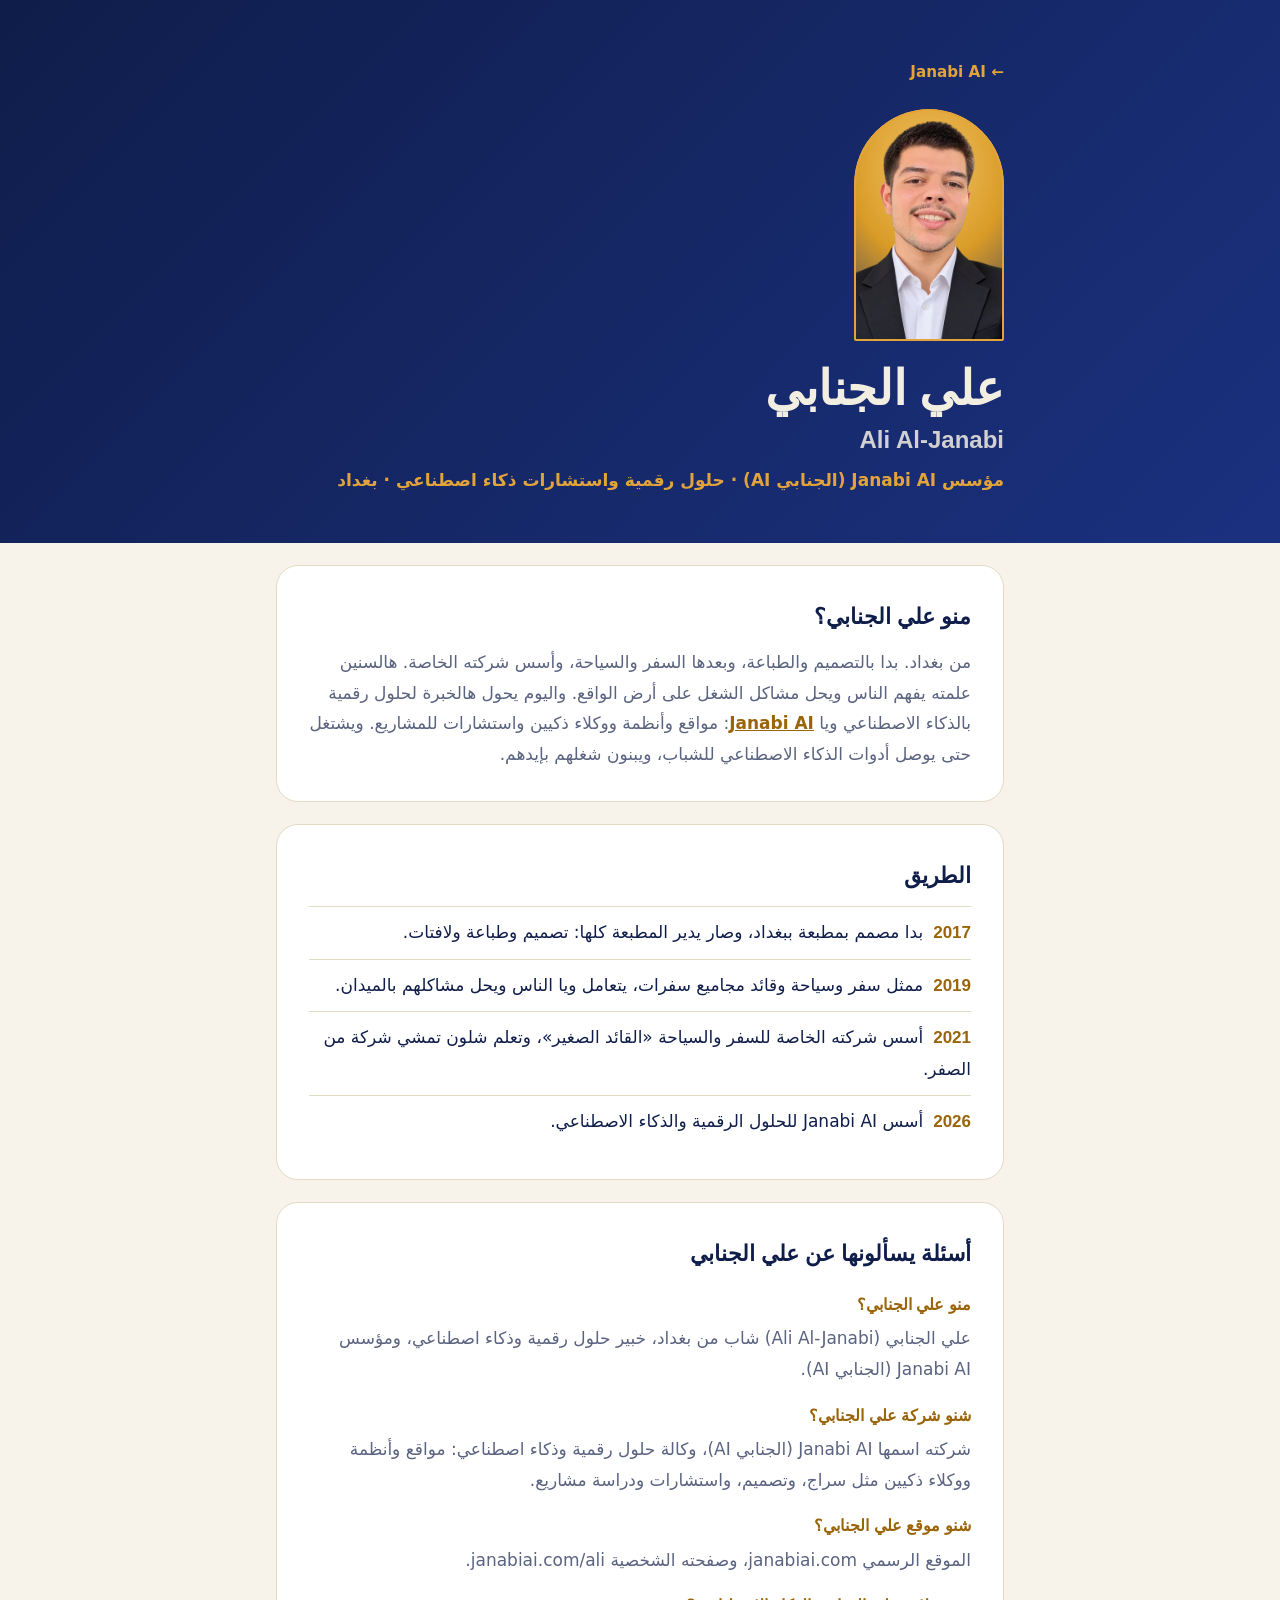
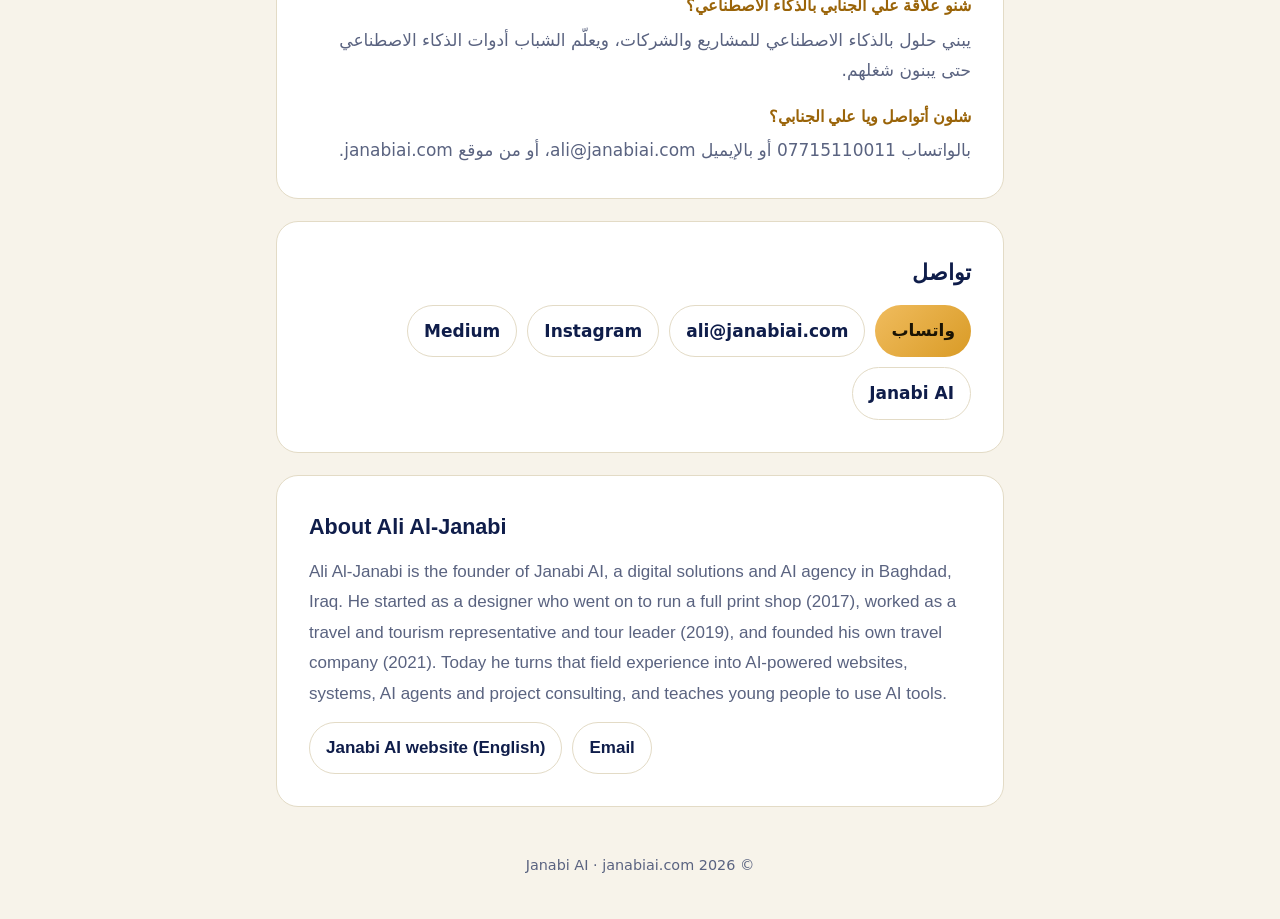
<file: ali/index.html>
<!doctype html>
<html lang="ar" dir="rtl">
<head>
<meta charset="utf-8">
<meta name="viewport" content="width=device-width,initial-scale=1,viewport-fit=cover">
<meta http-equiv="Content-Security-Policy" content="default-src 'self'; style-src 'self' 'unsafe-inline' https://fonts.googleapis.com; font-src https://fonts.gstatic.com; script-src 'self' 'unsafe-inline'; img-src 'self' data:; object-src 'none'; base-uri 'none'; form-action 'none'">
<title>علي الجنابي | Ali Al-Janabi · مؤسس Janabi AI</title>
<meta name="description" content="علي الجنابي (Ali Al-Janabi) من بغداد، مؤسس Janabi AI (الجنابي AI): حلول رقمية واستشارات ذكاء اصطناعي للمشاريع. Founder of Janabi AI, Baghdad, Iraq.">
<link rel="canonical" href="https://janabiai.com/ali/">
<meta property="og:title" content="علي الجنابي | Ali Al-Janabi · مؤسس Janabi AI">
<meta property="og:description" content="من المطبعة للسياحة لشركتي الخاصة، واليوم حلول رقمية بالذكاء الاصطناعي ببغداد.">
<meta property="og:type" content="profile">
<meta property="og:url" content="https://janabiai.com/ali/">
<meta property="og:image" content="https://janabiai.com/preview.jpg?v=4">
<meta property="og:image:width" content="1200">
<meta property="og:image:height" content="630">
<meta property="og:image:alt" content="Janabi AI">
<meta name="twitter:image" content="https://janabiai.com/preview.jpg?v=4">
<meta property="og:locale" content="ar_IQ">
<meta property="og:site_name" content="Janabi AI">
<meta name="twitter:card" content="summary_large_image">
<meta name="theme-color" content="#0F1D4A">
<link rel="icon" href="data:image/svg+xml,%3Csvg xmlns='http://www.w3.org/2000/svg' viewBox='0 0 64 64'%3E%3Crect width='64' height='64' rx='16' fill='%230F1D4A'/%3E%3Cpath d='M32 8c8 11 8 18 0 24c-8-6-8-13 0-24z' fill='%23E2A43A'/%3E%3Crect x='27' y='36' width='10' height='20' rx='2' fill='%23F3EEE2'/%3E%3C/svg%3E">
<script type="application/ld+json">{"@context":"https://schema.org","@graph":[
{"@type":"ProfilePage","@id":"https://janabiai.com/ali/","url":"https://janabiai.com/ali/","name":"علي الجنابي | Ali Al-Janabi","inLanguage":["ar","en"],"mainEntity":{"@id":"https://janabiai.com/ali/#ali"}},
{"@type":"Person","@id":"https://janabiai.com/ali/#ali","name":"Ali Al-Janabi","alternateName":["علي الجنابي","علي حسين الجنابي","Ali Aljanabi"],"jobTitle":"Founder of Janabi AI · AI solutions consultant","description":"Founder of Janabi AI (الجنابي AI), a digital solutions and AI agency in Baghdad, Iraq.","url":"https://janabiai.com/ali/","image":"https://janabiai.com/preview.jpg","email":"ali@janabiai.com","homeLocation":{"@type":"City","name":"Baghdad"},"nationality":{"@type":"Country","name":"Iraq"},"worksFor":{"@id":"https://janabiai.com/#org"},"founder":{"@id":"https://janabiai.com/#org"},"knowsAbout":["Artificial intelligence","AI agents","Websites","Digital solutions","Project consulting","Travel and tourism","Printing and design"],"knowsLanguage":["ar","en"],"sameAs":["https://www.instagram.com/1same4","https://medium.com/@1same42002"]},
{"@type":"Organization","@id":"https://janabiai.com/#org","name":"Janabi AI","alternateName":["الجنابي AI","جنابي AI"],"url":"https://janabiai.com/","logo":"https://janabiai.com/preview.jpg","founder":{"@id":"https://janabiai.com/ali/#ali"}},
{"@type": "FAQPage", "@id": "https://janabiai.com/ali/#faq", "inLanguage": "ar", "mainEntity": [{"@type": "Question", "name": "منو علي الجنابي؟", "acceptedAnswer": {"@type": "Answer", "text": "علي الجنابي (Ali Al-Janabi) شاب من بغداد، خبير حلول رقمية وذكاء اصطناعي، ومؤسس Janabi AI (الجنابي AI)."}}, {"@type": "Question", "name": "شنو شركة علي الجنابي؟", "acceptedAnswer": {"@type": "Answer", "text": "شركته اسمها Janabi AI (الجنابي AI)، وكالة حلول رقمية وذكاء اصطناعي: مواقع وأنظمة ووكلاء ذكيين مثل سراج، وتصميم، واستشارات ودراسة مشاريع."}}, {"@type": "Question", "name": "شنو موقع علي الجنابي؟", "acceptedAnswer": {"@type": "Answer", "text": "الموقع الرسمي janabiai.com، وصفحته الشخصية janabiai.com/ali."}}, {"@type": "Question", "name": "شنو علاقة علي الجنابي بالذكاء الاصطناعي؟", "acceptedAnswer": {"@type": "Answer", "text": "يبني حلول بالذكاء الاصطناعي للمشاريع والشركات، ويعلّم الشباب أدوات الذكاء الاصطناعي حتى يبنون شغلهم."}}, {"@type": "Question", "name": "شلون أتواصل ويا علي الجنابي؟", "acceptedAnswer": {"@type": "Answer", "text": "بالواتساب 07715110011 أو بالإيميل ali@janabiai.com، أو من موقع janabiai.com."}}]}
]}</script>
<link rel="preconnect" href="https://fonts.googleapis.com">
<link rel="preconnect" href="https://fonts.gstatic.com" crossorigin>
<link rel="stylesheet" href="https://fonts.googleapis.com/css2?family=Alexandria:wght@500;700;800&family=IBM+Plex+Sans+Arabic:wght@400;500;600&family=Space+Grotesk:wght@600;700&display=swap">
<style>
:root{--bg:#F7F3EA;--surface:#FFFFFF;--line:#E3DBC6;--fg:#0F1D4A;--muted:#5A6380;--gold:#9A6409;--gold-2:#E2A43A;--band:linear-gradient(135deg,#0F1D4A 0%,#1B3180 100%);--band-fg:#F3EEE2}
@media (prefers-color-scheme:dark){:root{--bg:#0B1433;--surface:#121D45;--line:#24326A;--fg:#F3EEE2;--muted:#B5BCD6;--gold:#E2A43A}}
*{box-sizing:border-box;margin:0;padding:0}
body{background:var(--bg);color:var(--fg);font-family:"IBM Plex Sans Arabic",system-ui,sans-serif;line-height:1.8;font-size:17px}
.wrap{max-width:760px;margin:0 auto;padding:0 16px}
header{background:var(--band);color:var(--band-fg);padding:56px 0 48px}
header a.home{color:var(--gold-2);text-decoration:none;font-weight:600;font-size:.95rem}
h1{font-family:Alexandria,sans-serif;font-size:clamp(2rem,7vw,3rem);line-height:1.25;margin-top:18px}
h1 small{display:block;font-family:"Space Grotesk",sans-serif;font-size:.5em;opacity:.85;margin-top:6px}
.role{color:var(--gold-2);font-weight:600;margin-top:10px}
main section{background:var(--surface);border:1px solid var(--line);border-radius:22px;padding:clamp(20px,4vw,32px);margin:22px 0}
h2{font-family:Alexandria,sans-serif;font-size:1.35rem;margin-bottom:10px}
h3{font-family:Alexandria,sans-serif;font-size:1.02rem;margin:16px 0 4px;color:var(--gold)}
p{color:var(--muted)}
p a{color:var(--gold);font-weight:600}
ol.tl{list-style:none;margin-top:8px}
ol.tl li{padding:10px 0;border-top:1px solid var(--line)}
ol.tl b{color:var(--gold);font-family:"Space Grotesk",sans-serif;margin-inline-end:10px}
.links{display:flex;flex-wrap:wrap;gap:10px;margin-top:12px}
.links a{display:inline-block;padding:10px 16px;border-radius:999px;border:1px solid var(--line);color:var(--fg);text-decoration:none;font-weight:600}
.links a.main{background:linear-gradient(135deg,#F0BC5E,#D99B26);color:#1B1404;border:0}
section[lang=en]{direction:ltr;text-align:left;font-family:"Space Grotesk","IBM Plex Sans Arabic",sans-serif}
footer{text-align:center;color:var(--muted);font-size:.9rem;padding:24px 0 40px}
.aph{position:relative;width:150px;height:232px;margin-top:22px;overflow:hidden;border-radius:999px 999px 22px 22px;isolation:isolate}.aph::after{content:"";position:absolute;inset:0;border-radius:inherit;border:2px solid #E2A43A;z-index:2;pointer-events:none}.aph img{pointer-events:none;user-select:none;-webkit-touch-callout:none}.aph::before{content:"";position:absolute;inset:0;border-radius:999px 999px 22px 22px;background:radial-gradient(120% 90% at 50% 25%,#F2C46A 0%,#D99B26 45%,#1d2f6b 100%);border:2px solid #E2A43A}.aph img{position:absolute;left:0;right:0;bottom:0;width:100%;height:auto;z-index:1}
</style>
</head>
<body>
<header><div class="wrap">
  <a class="home" href="/">← Janabi AI</a>
  <div class="aph"><img draggable="false" oncontextmenu="return false" src="/img/ali-360.webp" alt="علي الجنابي، مؤسس Janabi AI" width="160"></div>
  <h1>علي الجنابي<small>Ali Al-Janabi</small></h1>
  <div class="role">مؤسس Janabi AI (الجنابي AI) · حلول رقمية واستشارات ذكاء اصطناعي · بغداد</div>
</div></header>
<main class="wrap">
  <section>
    <h2>منو علي الجنابي؟</h2>
    <p>من بغداد. بدا بالتصميم والطباعة، وبعدها السفر والسياحة، وأسس شركته الخاصة. هالسنين علمته يفهم الناس ويحل مشاكل الشغل على أرض الواقع. واليوم يحول هالخبرة لحلول رقمية بالذكاء الاصطناعي ويا <a href="/">Janabi AI</a>: مواقع وأنظمة ووكلاء ذكيين واستشارات للمشاريع. ويشتغل حتى يوصل أدوات الذكاء الاصطناعي للشباب، ويبنون شغلهم بإيدهم.</p>
  </section>
  <section>
    <h2>الطريق</h2>
    <ol class="tl">
      <li><b>2017</b>بدا مصمم بمطبعة ببغداد، وصار يدير المطبعة كلها: تصميم وطباعة ولافتات.</li>
      <li><b>2019</b>ممثل سفر وسياحة وقائد مجاميع سفرات، يتعامل ويا الناس ويحل مشاكلهم بالميدان.</li>
      <li><b>2021</b>أسس شركته الخاصة للسفر والسياحة «القائد الصغير»، وتعلم شلون تمشي شركة من الصفر.</li>
      <li><b>2026</b>أسس <bdi>Janabi AI</bdi> للحلول الرقمية والذكاء الاصطناعي.</li>
    </ol>
  </section>
  <section>
    <h2>أسئلة يسألونها عن علي الجنابي</h2>
    <h3>منو علي الجنابي؟</h3>
    <p>علي الجنابي (Ali Al-Janabi) شاب من بغداد، خبير حلول رقمية وذكاء اصطناعي، ومؤسس Janabi AI (الجنابي AI).</p>
    <h3>شنو شركة علي الجنابي؟</h3>
    <p>شركته اسمها Janabi AI (الجنابي AI)، وكالة حلول رقمية وذكاء اصطناعي: مواقع وأنظمة ووكلاء ذكيين مثل سراج، وتصميم، واستشارات ودراسة مشاريع.</p>
    <h3>شنو موقع علي الجنابي؟</h3>
    <p>الموقع الرسمي janabiai.com، وصفحته الشخصية janabiai.com/ali.</p>
    <h3>شنو علاقة علي الجنابي بالذكاء الاصطناعي؟</h3>
    <p>يبني حلول بالذكاء الاصطناعي للمشاريع والشركات، ويعلّم الشباب أدوات الذكاء الاصطناعي حتى يبنون شغلهم.</p>
    <h3>شلون أتواصل ويا علي الجنابي؟</h3>
    <p>بالواتساب 07715110011 أو بالإيميل ali@janabiai.com، أو من موقع janabiai.com.</p>
  </section>
  <section>
    <h2>تواصل</h2>
    <div class="links">
      <a class="main" href="https://wa.me/9647715110011">واتساب</a>
      <a href="mailto:ali@janabiai.com">ali@janabiai.com</a>
      <a href="https://www.instagram.com/1same4" rel="me">Instagram</a>
      <a href="https://medium.com/@1same42002/i-am-ali-al-janabi-a-24-year-old-digital-solutions-consultant-and-ai-developer-based-in-baghdad-66b492b78f12" rel="me">Medium</a>
      <a href="/">Janabi AI</a>
    </div>
  </section>
  <section lang="en" id="en">
    <h2>About Ali Al-Janabi</h2>
    <p>Ali Al-Janabi is the founder of Janabi AI, a digital solutions and AI agency in Baghdad, Iraq. He started as a designer who went on to run a full print shop (2017), worked as a travel and tourism representative and tour leader (2019), and founded his own travel company (2021). Today he turns that field experience into AI-powered websites, systems, AI agents and project consulting, and teaches young people to use AI tools.</p>
    <div class="links"><a href="/en/">Janabi AI website (English)</a><a href="mailto:ali@janabiai.com">Email</a></div>
  </section>
</main>
<footer>© 2026 Janabi AI · janabiai.com</footer>
</body>
</html>
</file>
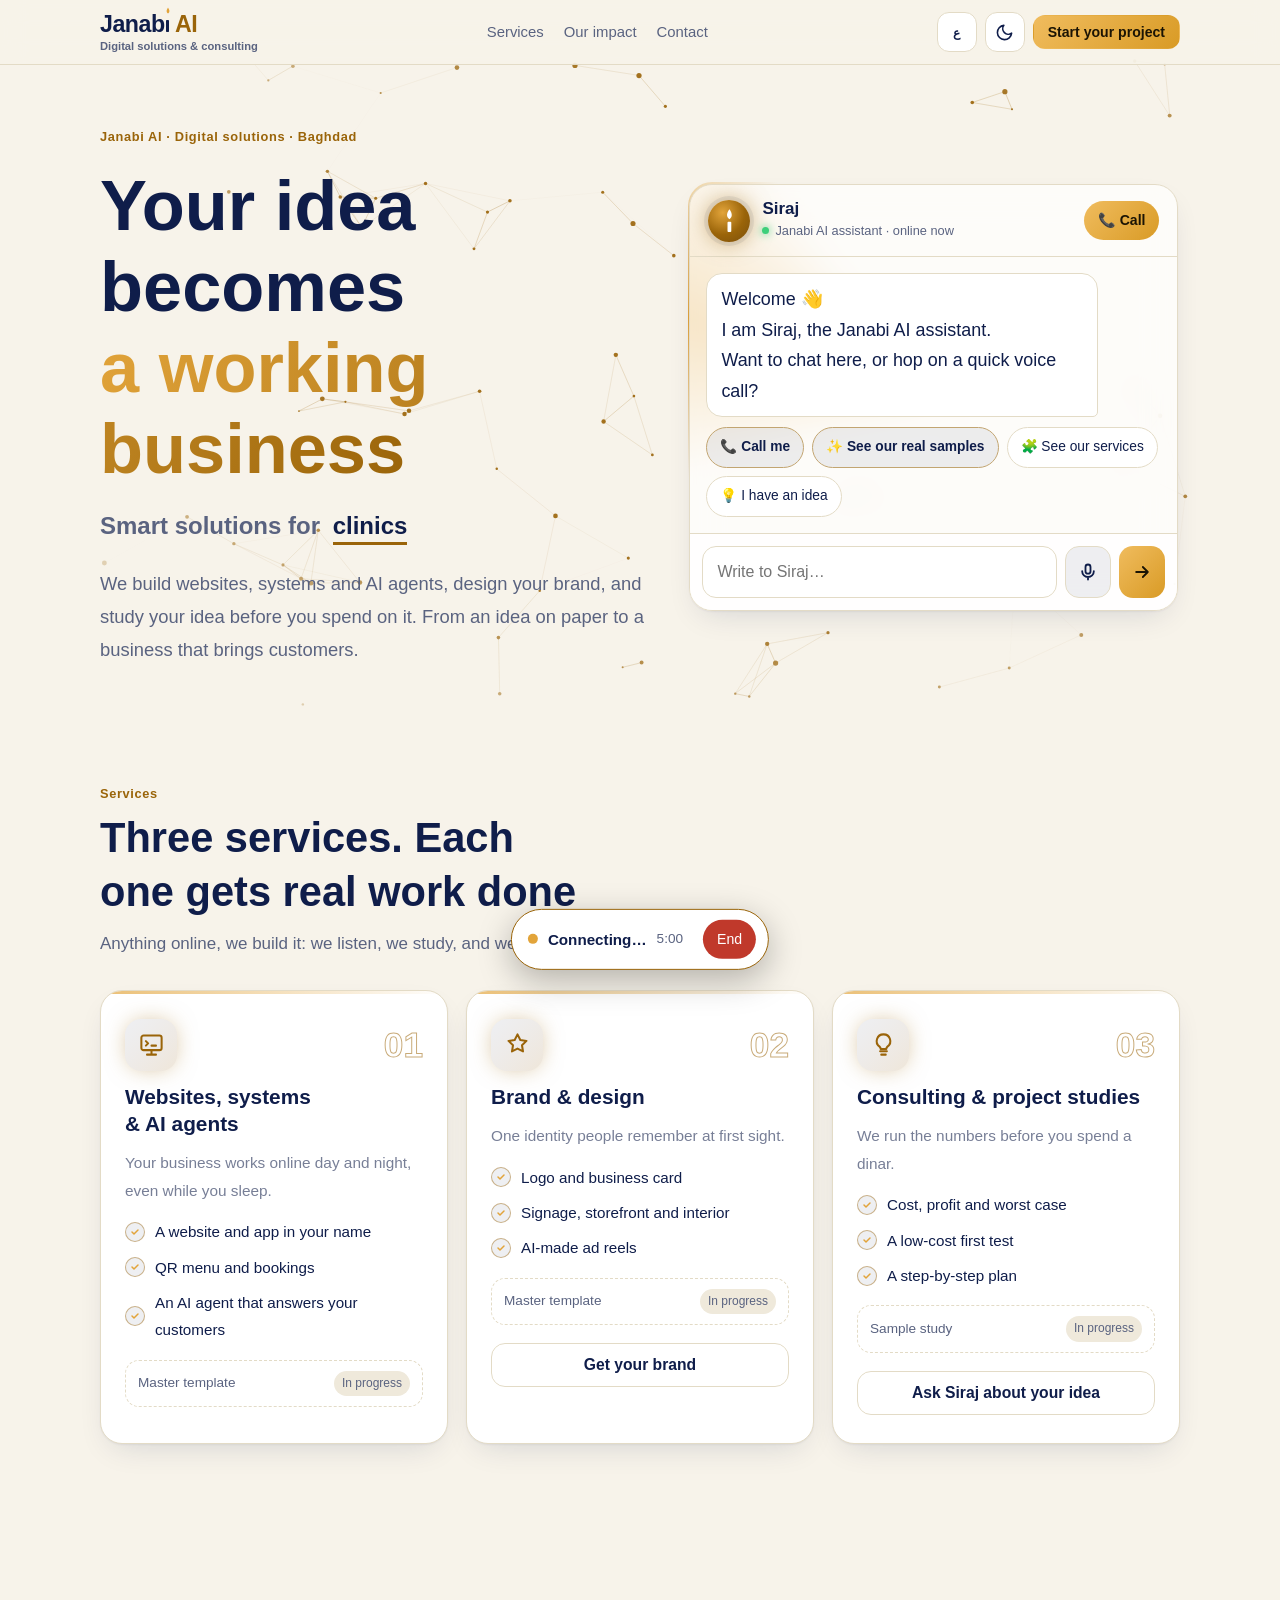
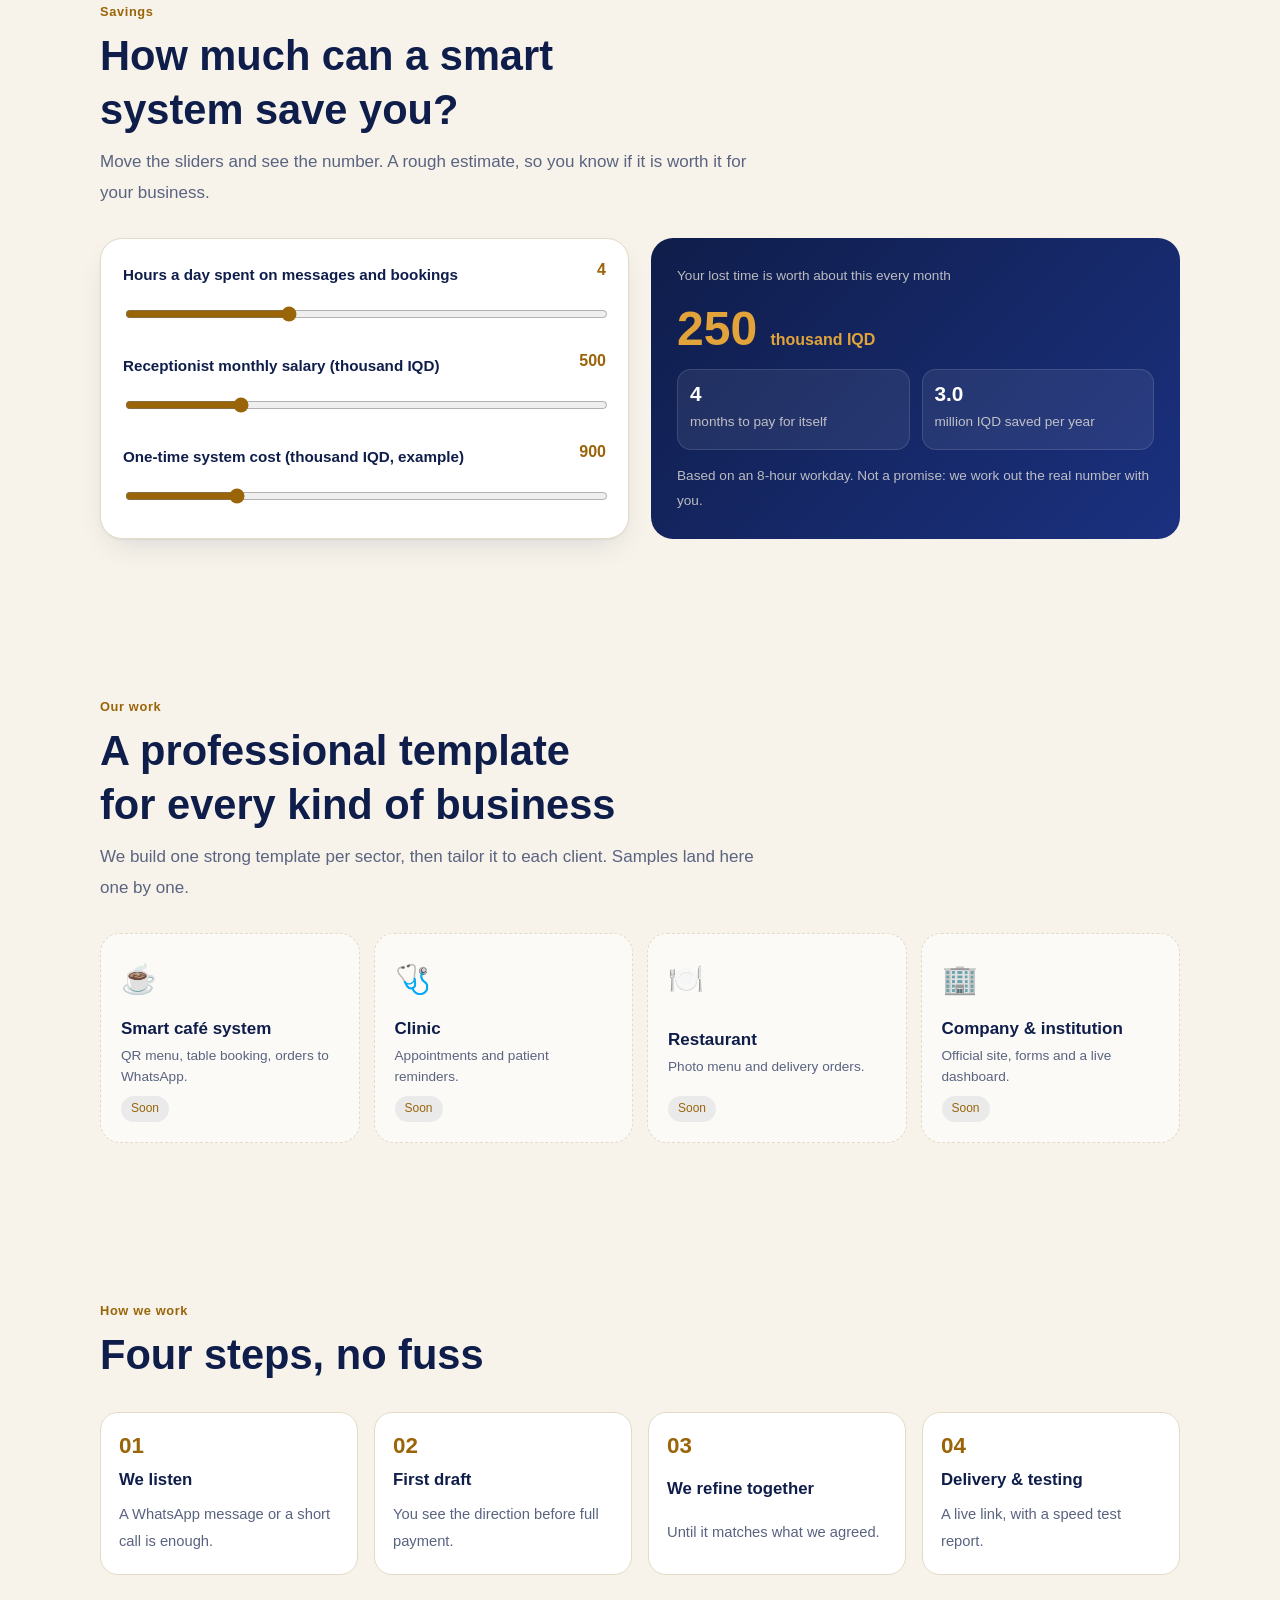
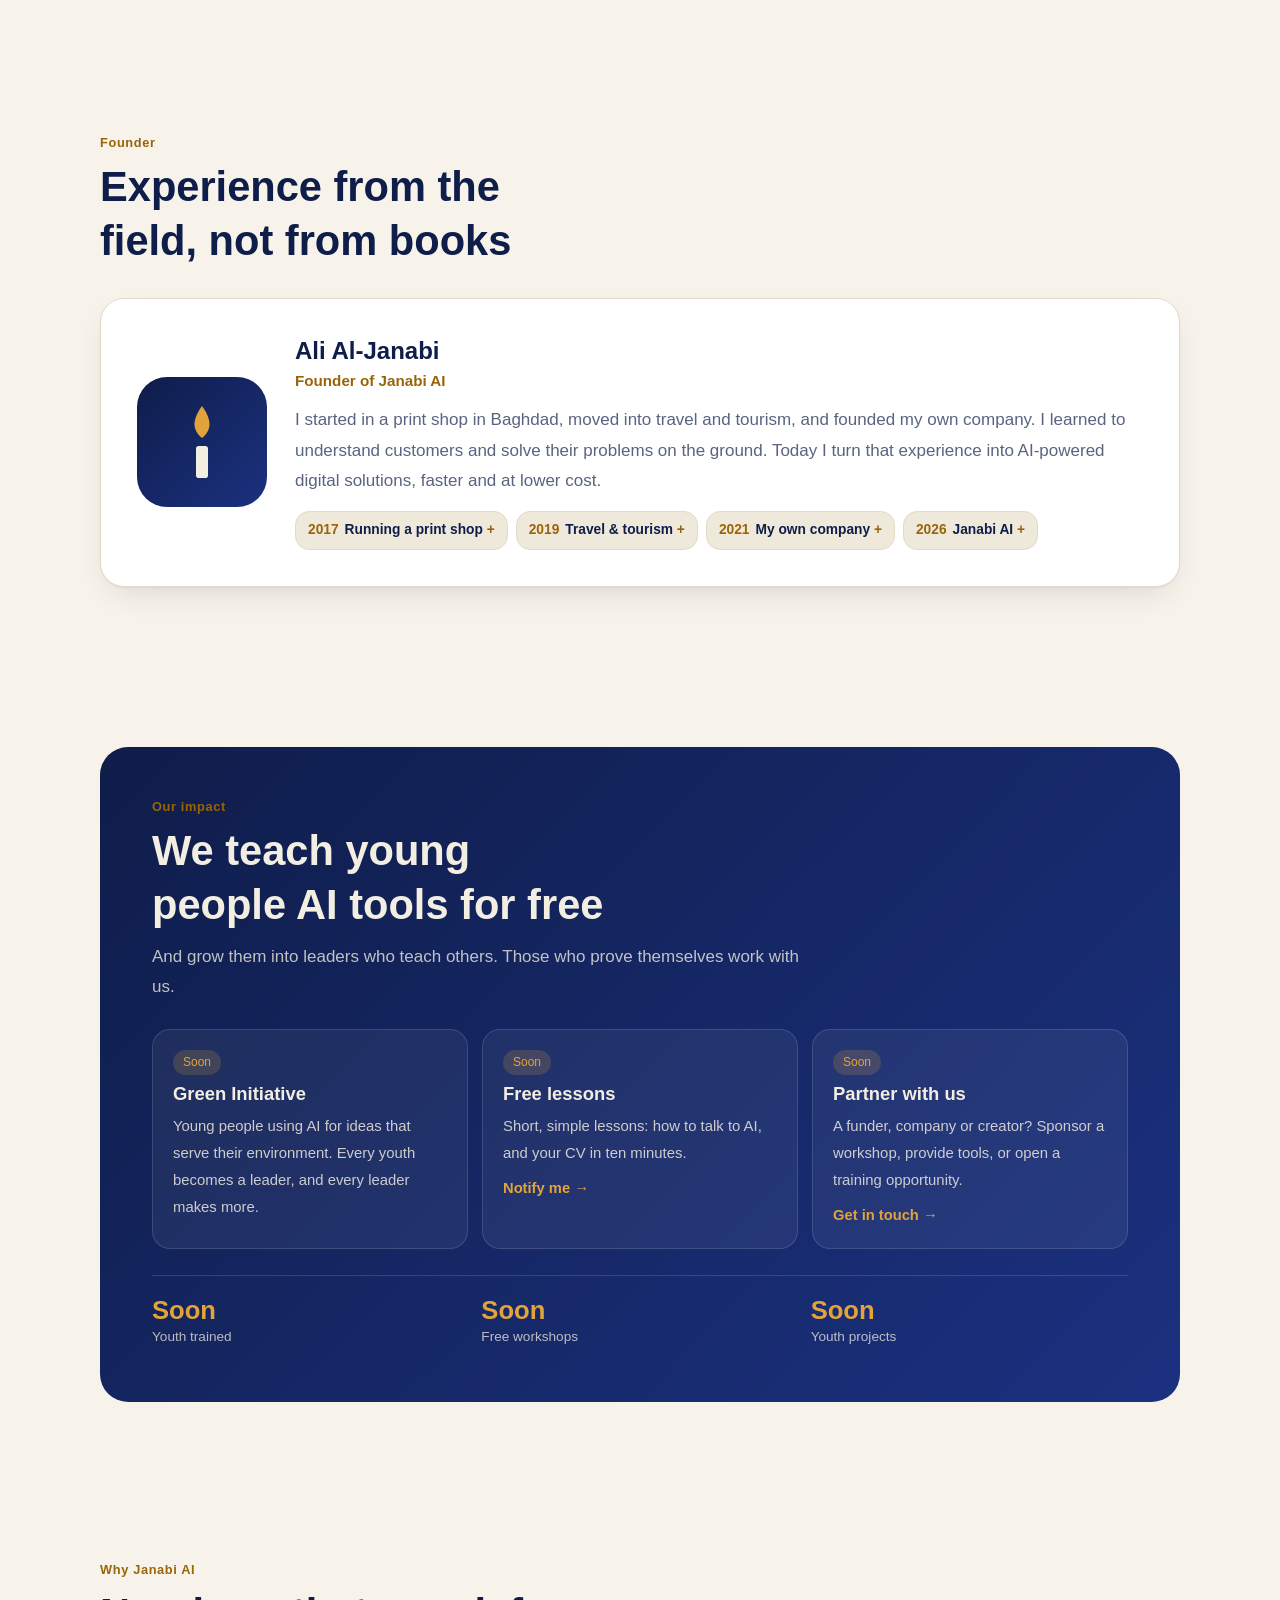
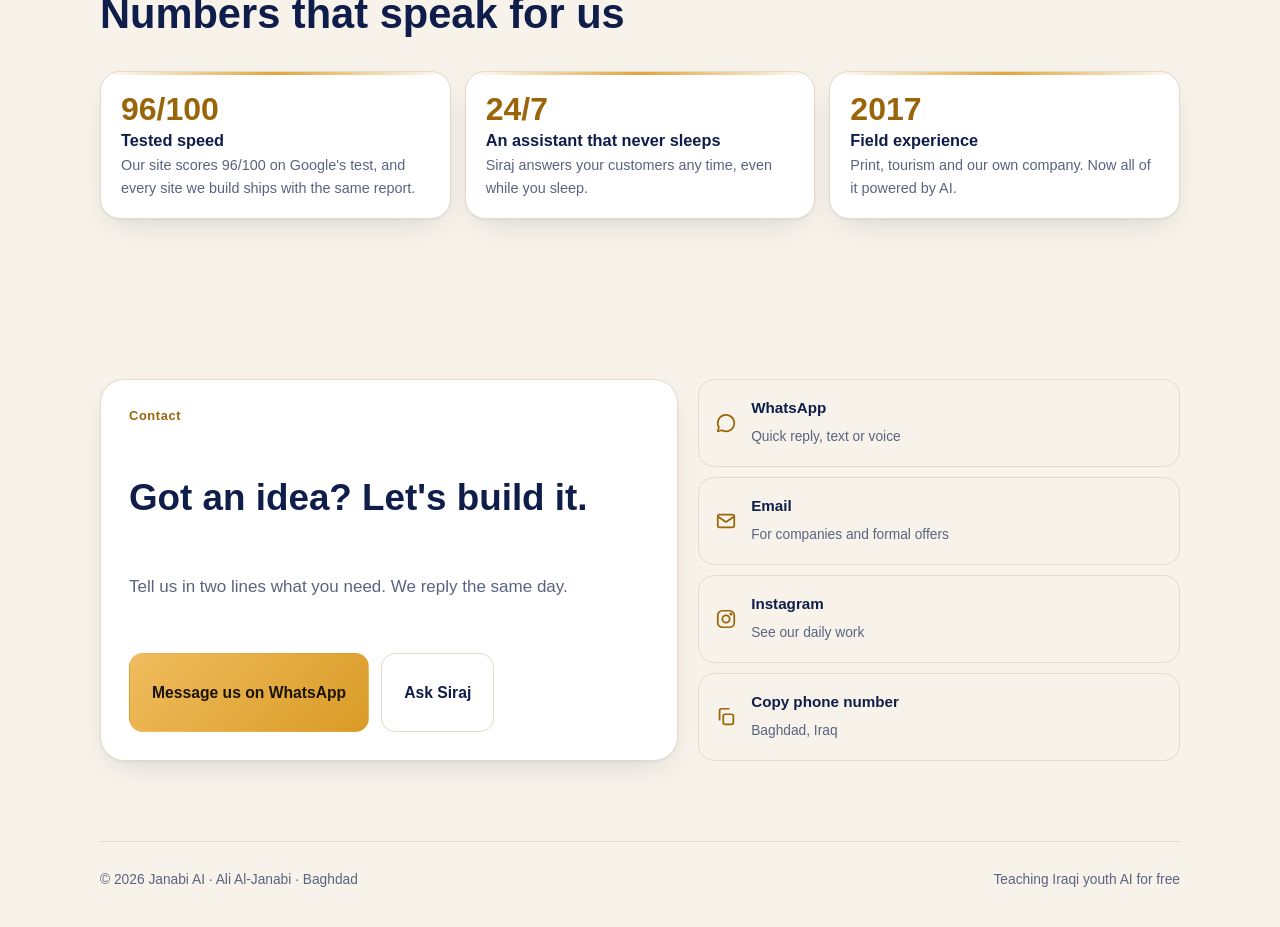
<file: en/index.html>
<!doctype html>
<html lang="en" dir="ltr">
<head>
<meta charset="utf-8">
<meta name="viewport" content="width=device-width,initial-scale=1,viewport-fit=cover">
<meta http-equiv="Content-Security-Policy" content="default-src 'self'; style-src 'self' 'unsafe-inline' https://fonts.googleapis.com; font-src https://fonts.gstatic.com; script-src 'self' 'unsafe-inline' https://challenges.cloudflare.com; img-src 'self' data:; media-src blob:; connect-src https://challenges.cloudflare.com https://janabi-agent.1same42002.workers.dev https://red-wood-5f23janabi-agent-live.1same42002.workers.dev wss://red-wood-5f23janabi-agent-live.1same42002.workers.dev; frame-src 'self' https://challenges.cloudflare.com https://janabi-studio.github.io https://huila-cafe.janabi-studio-iq.workers.dev; object-src 'none'; base-uri 'none'; form-action 'none'">
<meta name="referrer" content="strict-origin-when-cross-origin">
<title>Janabi AI · Digital Solutions Agency in Baghdad, Iraq</title>
<meta name="description" content="Janabi AI is a digital solutions agency in Baghdad: websites, apps, systems and AI agents, brand design, and project consulting. Your idea, made real.">
<meta property="og:title" content="Janabi AI · Your idea, made real">
<meta property="og:description" content="Websites, QR menus and AI agents like Siraj that answer your customers 24/7. See real samples of our work.">
<meta property="og:type" content="website">
<meta property="og:url" content="https://janabiai.com/en/">
<meta property="og:image" content="https://janabiai.com/preview.jpg?v=4">
<meta property="og:image:width" content="1200">
<meta property="og:image:height" content="630">
<meta property="og:image:alt" content="Janabi AI">
<meta name="twitter:image" content="https://janabiai.com/preview.jpg?v=4">
<meta property="og:locale" content="en_US">
<meta property="og:site_name" content="Janabi AI">
<meta name="twitter:card" content="summary_large_image">
<meta name="theme-color" content="#0F1D4A">

<link rel="alternate" hreflang="ar" href="https://janabiai.com/"><link rel="canonical" href="https://janabiai.com/en/">
<link rel="icon" href="data:image/svg+xml,%3Csvg xmlns='http://www.w3.org/2000/svg' viewBox='0 0 64 64'%3E%3Crect width='64' height='64' rx='16' fill='%230F1D4A'/%3E%3Cpath d='M32 8c8 11 8 18 0 24c-8-6-8-13 0-24z' fill='%23E2A43A'/%3E%3Crect x='27' y='36' width='10' height='20' rx='2' fill='%23F3EEE2'/%3E%3C/svg%3E">
<script type="application/ld+json">{"@context": "https://schema.org", "@type": "ProfessionalService", "@id": "https://janabiai.com/#org", "name": "Janabi AI", "alternateName": ["الجنابي AI", "جنابي AI", "Janabi AI Agency"], "description": "وكالة حلول رقمية في بغداد: مواقع وأنظمة ووكلاء ذكاء اصطناعي، هوية وتصميم، واستشارات مشاريع. Digital solutions agency in Baghdad, serving clients worldwide.", "url": "https://janabiai.com/", "logo": "https://janabiai.com/preview.jpg", "image": "https://janabiai.com/preview.jpg", "email": "ali@janabiai.com", "telephone": "+9647715110011", "address": {"@type": "PostalAddress", "addressLocality": "Baghdad", "addressRegion": "Baghdad", "addressCountry": "IQ"}, "areaServed": [{"@type": "City", "name": "Baghdad"}, {"@type": "Country", "name": "Iraq"}, "Worldwide"], "founder": {"@type": "Person", "@id": "https://janabiai.com/ali/#ali", "name": "Ali Al-Janabi", "alternateName": ["علي الجنابي", "علي حسين الجنابي"], "url": "https://janabiai.com/ali/"}, "sameAs": ["https://www.instagram.com/1same4"], "knowsAbout": ["مواقع", "تطبيقات", "وكيل ذكي", "AI agents", "websites", "QR menu", "branding", "حلول رقمية"]}</script>
<link rel="preconnect" href="https://fonts.googleapis.com">
<link rel="preconnect" href="https://fonts.gstatic.com" crossorigin>
<link rel="stylesheet" href="https://fonts.googleapis.com/css2?family=Alexandria:wght@500;700;800&family=IBM+Plex+Sans+Arabic:wght@400;500;600&family=Space+Grotesk:wght@600;700&display=swap">
<style>
:root{
  --gbtn:linear-gradient(135deg,#F0BC5E,#D99B26);--bg:#F7F3EA;--surface:#FFFFFF;--tint:#EFE9DB;--line:#E3DBC6;--fg:#0F1D4A;--muted:#5A6380;
  --brand:#0F1D4A;--brand-soft:rgba(15,29,74,.07);--gold:#9A6409;--gold-2:#E2A43A;--on-gold:#1B1404;--gbtn:linear-gradient(135deg,#F0BC5E,#D99B26);
  --band:linear-gradient(135deg,#0F1D4A 0%,#1B3180 100%);--band-fg:#F3EEE2;
  --glass:rgba(255,255,255,.72);--shadow:0 1px 2px rgba(15,29,74,.05),0 12px 32px -12px rgba(15,29,74,.16);
  --f-d:"Alexandria","IBM Plex Sans Arabic",Tahoma,sans-serif;--f-b:"IBM Plex Sans Arabic",Tahoma,"Segoe UI",sans-serif;--f-l:"Space Grotesk","Alexandria",sans-serif;
  color-scheme:light}
:root:not([data-theme="light"]){
  --bg:#0F1D4A;--surface:#152660;--tint:#12225A;--line:#2A3D7C;--fg:#F3EEE2;--muted:#AEB8D6;
  --brand:#E2A43A;--brand-soft:rgba(226,164,58,.13);--gold:#E2A43A;--gold-2:#F0BC5E;--on-gold:#1B1404;
  --glass:rgba(21,38,96,.62);--shadow:0 1px 2px rgba(0,0,0,.25),0 18px 40px -18px rgba(0,0,0,.6);color-scheme:dark}
@media (prefers-color-scheme:light){:root:not([data-theme]){
  --bg:#F7F3EA;--surface:#FFFFFF;--tint:#EFE9DB;--line:#E3DBC6;--fg:#0F1D4A;--muted:#5A6380;
  --brand:#0F1D4A;--brand-soft:rgba(15,29,74,.07);--gold:#9A6409;--gold-2:#E2A43A;
  --glass:rgba(255,255,255,.72);--shadow:0 1px 2px rgba(15,29,74,.05),0 12px 32px -12px rgba(15,29,74,.16);color-scheme:light}}
:root[data-theme="dark"]{
  --bg:#0F1D4A;--surface:#152660;--tint:#12225A;--line:#2A3D7C;--fg:#F3EEE2;--muted:#AEB8D6;
  --brand:#E2A43A;--brand-soft:rgba(226,164,58,.13);--gold:#E2A43A;--gold-2:#F0BC5E;
  --glass:rgba(21,38,96,.62);--shadow:0 1px 2px rgba(0,0,0,.25),0 18px 40px -18px rgba(0,0,0,.6);color-scheme:dark}

*{box-sizing:border-box}
html{scroll-behavior:smooth;scroll-padding-top:76px;-webkit-text-size-adjust:100%}
html,body{overflow-x:clip}
body{margin:0;background:var(--bg);color:var(--fg);font:400 17px/1.8 var(--f-b);padding-bottom:env(safe-area-inset-bottom,0)}
h1,h2,h3{font-family:var(--f-d);margin:0;line-height:1.3;text-wrap:balance}
p{margin:0}
a{color:inherit}
button{font:inherit}
:focus-visible{outline:2px solid var(--gold);outline-offset:3px;border-radius:8px}
.wrap{max-width:1120px;margin:0 auto;padding-inline:20px}
.label{font:600 .8rem var(--f-b);letter-spacing:.05em;color:var(--gold)}
.sec{padding-block:80px;display:grid;gap:30px}
.sec-head{display:grid;gap:10px;max-width:660px}
.sec-head h2{font-size:clamp(1.7rem,4.2vw,2.6rem);font-weight:800}
.sec-head p{color:var(--muted)}
.ltr{direction:ltr;unicode-bidi:isolate}

/* header */
.top{position:sticky;top:0;z-index:20;background:color-mix(in srgb,var(--bg) 82%,transparent);backdrop-filter:blur(12px);-webkit-backdrop-filter:blur(12px);border-bottom:1px solid var(--line);padding-top:env(safe-area-inset-top,0)}
.top-in{max-width:1120px;margin:0 auto;padding:12px 20px;display:flex;align-items:center;justify-content:space-between;gap:12px}
.top-in,.word b,.word small,.top .ibtn,.top .btn.sm{transition:all .25s ease}
.top.shrink .top-in{padding-top:6px;padding-bottom:6px}.top.shrink .word b{font-size:1.15rem}.top.shrink .word small{max-height:0;margin:0;opacity:0;overflow:hidden}
.top.shrink .ibtn{transform:scale(.88)}.top.shrink .btn.sm{transform:scale(.92)}
.logo{display:flex;align-items:center;gap:10px;text-decoration:none;color:var(--fg)}
.mark{width:38px;height:38px;flex:none}
.word{display:grid;line-height:1.1}
.word b{font:700 1.45rem var(--f-l);letter-spacing:-.02em;direction:ltr;line-height:1.05;white-space:nowrap}
.word b i{font-style:normal;color:var(--gold);margin-left:.2em}
.ii{position:relative;display:inline-block;width:.15em;height:.52em;background:currentColor;border-radius:.03em;margin:0 .045em 0 .05em}
.ii svg{position:absolute;left:50%;bottom:.6em;width:.36em;height:.5em;transform:translateX(-50%);overflow:visible}
.ii .flame{fill:var(--gold-2);transform-box:fill-box;transform-origin:50% 100%;animation:flick 3.4s ease-in-out infinite}
@keyframes flick{0%,100%{transform:scale(1)}45%{transform:scale(1.08,.94) rotate(-3deg)}75%{transform:scale(.95,1.06) rotate(3deg)}}
.word small{font-family:var(--f-b);margin-top:5px}
.word small{font-family:var(--f-b);font:600 .7rem var(--f-b);color:var(--muted);margin-top:3px;white-space:nowrap}
.top nav{display:flex;gap:20px;font-size:.93rem}
.top nav a{color:var(--muted);text-decoration:none}
.top nav a:hover{color:var(--fg)}
@media (max-width:760px){.top nav{display:none}}
.acts{display:flex;align-items:center;gap:8px}
.ibtn{width:40px;height:40px;border-radius:12px;border:1px solid var(--line);background:var(--surface);color:var(--fg);display:grid;place-items:center;cursor:pointer;padding:0;text-decoration:none;font:700 .78rem var(--f-l)}
.ibtn svg{width:19px;height:19px;fill:none;stroke:currentColor;stroke-width:2;stroke-linecap:round;stroke-linejoin:round}
.btn{display:inline-flex;align-items:center;justify-content:center;gap:8px;padding:12px 22px;border-radius:14px;font:600 .98rem var(--f-b);text-decoration:none;cursor:pointer;border:1px solid transparent;white-space:nowrap;transition:transform .2s,box-shadow .2s;-webkit-tap-highlight-color:transparent}
.btn.gold{background:var(--gbtn,linear-gradient(135deg,#F0BC5E,#D99B26));color:var(--on-gold)}
.btn.gold:hover{transform:translateY(-2px);box-shadow:0 10px 26px -8px color-mix(in srgb,var(--gold) 70%,transparent)}
.btn.ghost{background:var(--surface);color:var(--fg);border-color:var(--line)}
.btn.sm{padding:8px 14px;font-size:.88rem;border-radius:12px}
@media (max-width:420px){.top-in{padding-inline:14px}.top .btn.sm{display:none}}

/* hero */
.hero{padding-block:64px 40px;display:grid;grid-template-columns:1.05fr .95fr;gap:44px;align-items:center;position:relative}
@media (max-width:900px){.hero{grid-template-columns:minmax(0,1fr);gap:18px;padding-top:22px;padding-bottom:24px}.hero-txt{gap:10px}.hero .sub{display:none}.hero h1{font-size:clamp(2rem,9vw,2.6rem)}.siraj-in{min-height:390px;max-height:470px}}
.hero>*,.builder>*,.roi>*,.contact>*,.stage>*{min-width:0}
.hero-txt{display:grid;gap:22px;align-content:center}
.hero h1{font-size:clamp(2.2rem,6.4vw,4.4rem);font-weight:800;line-height:1.15}
.hero h1 .g{background:linear-gradient(120deg,var(--gold-2),var(--gold));-webkit-background-clip:text;background-clip:text;color:transparent}
.rotline{font:700 clamp(1.15rem,2.6vw,1.5rem) var(--f-d);color:var(--muted)}
.rot{margin-inline-start:6px}
.rot{color:var(--fg);display:inline-block;border-bottom:3px solid var(--gold);padding-bottom:2px}
.rot.sw{animation:sw .5s ease}
@keyframes sw{from{opacity:0;transform:translateY(.4em)}to{opacity:1;transform:none}}
.hero .sub{color:var(--muted);font-size:clamp(1rem,2vw,1.15rem);max-width:560px}
.ctas{display:flex;flex-wrap:wrap;gap:12px}
.field-bg{position:absolute;inset:-40px -20px 0;width:calc(100% + 40px);height:calc(100% + 40px);z-index:-1;pointer-events:none;-webkit-mask-image:radial-gradient(ellipse 85% 90% at 60% 45%,#000 45%,transparent 90%);mask-image:radial-gradient(ellipse 85% 90% at 60% 45%,#000 45%,transparent 90%)}
.glow-old{position:absolute;inset:0 -20px;pointer-events:none;z-index:-1;background-image:radial-gradient(color-mix(in srgb,var(--gold) 38%,transparent) 1.2px,transparent 1.4px);background-size:22px 22px;-webkit-mask-image:radial-gradient(ellipse 60% 70% at 75% 40%,#000 0%,transparent 70%);mask-image:radial-gradient(ellipse 60% 70% at 75% 40%,#000 0%,transparent 70%);opacity:.7}

/* siraj card */
.siraj{position:relative;border-radius:24px;padding:1.5px;background:conic-gradient(from var(--a,0deg),transparent 0 70%,var(--gold-2) 80%,transparent 90%);animation:beam 6s linear infinite}
@property --a{syntax:'<angle>';initial-value:0deg;inherits:false}
@keyframes beam{to{--a:360deg}}
.siraj-in{border-radius:23px;background:var(--glass);backdrop-filter:blur(16px);-webkit-backdrop-filter:blur(16px);border:1px solid var(--line);box-shadow:var(--shadow);display:grid;grid-template-columns:minmax(0,1fr);grid-template-rows:auto 1fr auto;min-height:420px;max-height:520px;overflow:hidden}
.s-head{display:flex;align-items:center;gap:12px;padding:14px 18px;border-bottom:1px solid var(--line)}
.orb{width:42px;height:42px;border-radius:50%;flex:none;background:radial-gradient(circle at 35% 30%,var(--gold-2),var(--gold) 55%,#7a4f0c);box-shadow:0 0 0 4px var(--brand-soft),0 0 22px color-mix(in srgb,var(--gold) 55%,transparent);animation:breathe 3.2s ease-in-out infinite}
.orb{display:grid;place-items:center}.orb svg{width:40%;height:60%}.orb.think{animation-duration:.9s}
.m.big{font-size:1.12rem;font-weight:500;border-color:color-mix(in srgb,var(--gold) 55%,var(--line));box-shadow:0 0 0 0 color-mix(in srgb,var(--gold) 40%,transparent);animation:up .35s ease both,callme 2.6s ease-in-out 1.2s 3}
@keyframes callme{50%{box-shadow:0 0 0 6px color-mix(in srgb,var(--gold) 18%,transparent),0 0 26px color-mix(in srgb,var(--gold) 35%,transparent)}}
.chip.call{animation:up .35s ease both}
@keyframes breathe{50%{transform:scale(1.08);box-shadow:0 0 0 7px var(--brand-soft),0 0 30px color-mix(in srgb,var(--gold) 70%,transparent)}}
.s-head b{font-family:var(--f-d);display:block;line-height:1.2}
.s-head small{color:var(--muted);font-size:.8rem;display:flex;align-items:center;gap:6px}
.s-head small::before{content:"";width:7px;height:7px;border-radius:50%;background:#3ccf7a;box-shadow:0 0 8px #3ccf7a}
.s-log{overflow-y:auto;padding:16px;display:flex;flex-direction:column;gap:10px;overscroll-behavior:contain}
.m{max-width:86%;padding:10px 14px;border-radius:16px;font-size:.95rem;line-height:1.7;white-space:pre-line;animation:up .35s ease both}
.m.ai{align-self:flex-start;background:var(--surface);border:1px solid var(--line);border-bottom-right-radius:5px}
.m.me{align-self:flex-end;background:var(--gbtn,linear-gradient(135deg,#F0BC5E,#D99B26));color:var(--on-gold);border-bottom-left-radius:5px}
.m.dots{display:flex;gap:4px}.m.dots i{width:7px;height:7px;border-radius:50%;background:var(--muted);animation:bl 1s infinite}.m.dots i:nth-child(2){animation-delay:.15s}.m.dots i:nth-child(3){animation-delay:.3s}
@keyframes bl{50%{opacity:.25}}
@keyframes up{from{opacity:0;transform:translateY(8px)}to{opacity:1;transform:none}}
.s-opts{display:flex;flex-wrap:wrap;gap:8px}
.chip{font-size:.86rem;padding:7px 13px;border-radius:999px;background:var(--surface);color:var(--fg);border:1px solid var(--line);cursor:pointer;text-decoration:none}
.chip:hover{border-color:var(--gold)}
.chip.call{background:var(--brand-soft);border-color:color-mix(in srgb,var(--gold) 45%,var(--line));font-weight:600}
.s-form{display:flex;gap:8px;padding:12px;border-top:1px solid var(--line);background:color-mix(in srgb,var(--surface) 70%,transparent)}
.s-form input{flex:1;min-width:0;border:1px solid var(--line);background:var(--surface);color:var(--fg);border-radius:14px;padding:11px 14px;font:inherit;font-size:16px}
.s-form button{flex:none;width:46px;border:0;border-radius:14px;background:var(--gbtn,linear-gradient(135deg,#F0BC5E,#D99B26));color:var(--on-gold);cursor:pointer;display:grid;place-items:center}
.s-form button svg{width:20px;height:20px;fill:none;stroke:currentColor;stroke-width:2.2;stroke-linecap:round;stroke-linejoin:round}
.s-form .mic{background:var(--brand-soft);color:var(--fg);border:1px solid var(--line)}
.s-form .mic svg{transform:none}

/* proof strip */
.proof{display:grid;grid-template-columns:repeat(3,1fr);gap:14px;padding-block:8px 20px}
@media (max-width:820px){.proof{grid-template-columns:1fr}}
.pf{border:1px solid var(--line);border-radius:20px;padding:20px 20px 18px;background:var(--surface);display:grid;gap:4px;box-shadow:var(--shadow);position:relative;overflow:hidden}
.pf::before{content:"";position:absolute;inset:0 0 auto 0;height:3px;background:linear-gradient(90deg,transparent,var(--gold-2),transparent)}
.pf b{font:700 2rem var(--f-l);color:var(--gold);line-height:1.1;justify-self:start}
.pf strong{font:700 1.02rem var(--f-d)}
.pf span{font-size:.9rem;color:var(--muted);line-height:1.6}

/* builder demo */
.builder{display:grid;grid-template-columns:.9fr 1.1fr;gap:28px;align-items:start}
@media (max-width:900px){.builder{grid-template-columns:minmax(0,1fr)}.builder .stage{order:-1}}
.panel{background:var(--surface);border:1px solid var(--line);border-radius:22px;padding:22px;display:grid;gap:18px;box-shadow:var(--shadow)}
.panel h3{font-size:1rem;color:var(--muted);font-weight:700}
.seg{display:grid;grid-template-columns:repeat(auto-fit,minmax(78px,1fr));gap:8px}
.seg button,.styles button{border:1px solid var(--line);background:var(--bg);color:var(--fg);border-radius:14px;padding:10px 6px;cursor:pointer;display:grid;gap:2px;place-items:center;font-size:.88rem;font-weight:600}
.seg button span{font-size:1.4rem;line-height:1}
.seg button{font-size:.82rem;text-align:center;line-height:1.3}
.phone.on{box-shadow:0 30px 60px -25px rgba(0,0,0,.55),inset 0 0 0 2px #2a3150,0 0 0 3px color-mix(in srgb,var(--gold) 60%,transparent),0 0 40px color-mix(in srgb,var(--gold) 40%,transparent);transition:box-shadow .4s}
.caret::after{content:"|";animation:bl .8s infinite;margin-inline-start:1px}
.seg button[aria-pressed="true"],.styles button[aria-pressed="true"]{border-color:var(--gold);background:var(--brand-soft);box-shadow:0 0 0 3px color-mix(in srgb,var(--gold) 18%,transparent)}
.styles{display:grid;grid-template-columns:repeat(3,1fr);gap:8px}
.styles button i{display:flex;gap:3px}.styles button i b{width:14px;height:14px;border-radius:50%;border:1px solid rgba(0,0,0,.15)}
.field input{width:100%;border:1px solid var(--line);background:var(--bg);color:var(--fg);border-radius:14px;padding:12px 14px;font:inherit;font-size:16px}
.go{width:100%}
.stage{display:grid;grid-template-columns:auto 1fr;gap:22px;align-items:center;justify-items:center}
@media (max-width:560px){.stage{grid-template-columns:1fr}}
.phone{width:258px;height:520px;border-radius:38px;padding:10px;background:#0a0f22;box-shadow:0 30px 60px -25px rgba(0,0,0,.55),inset 0 0 0 2px #2a3150;position:relative}
.phone::before{content:"";position:absolute;top:16px;left:50%;transform:translateX(-50%);width:80px;height:20px;border-radius:12px;background:#0a0f22;z-index:3}
.screen{width:100%;height:100%;border-radius:30px;overflow:hidden;background:var(--p-bg,#fff);color:var(--p-fg,#111);position:relative;display:flex;flex-direction:column;font-size:12px;line-height:1.5}
.screen>*{transition:opacity .5s ease,transform .5s ease}
.screen.build>*{opacity:0;transform:translateY(10px)}
.screen.build.s1 .p-top,.screen.build.s2 .p-hero,.screen.build.s3 .p-menu,.screen.build.s4 .p-cta,.screen.build.s5 .p-bot{opacity:1;transform:none}
.screen.build.s2 .p-top,.screen.build.s3 .p-top,.screen.build.s3 .p-hero,.screen.build.s4 .p-top,.screen.build.s4 .p-hero,.screen.build.s4 .p-menu,.screen.build.s5 .p-top,.screen.build.s5 .p-hero,.screen.build.s5 .p-menu,.screen.build.s5 .p-cta{opacity:1;transform:none}
.p-top{padding:40px 14px 10px;display:flex;align-items:center;gap:8px}
.p-logo{width:30px;height:30px;border-radius:10px;background:var(--p-acc,#c98a1c);color:var(--p-on,#fff);display:grid;place-items:center;font:800 14px var(--f-d)}
.p-top b{font:800 14px var(--f-d)}
.p-ex{margin-inline-start:auto;font-style:normal;font-size:10px;padding:1px 8px;border-radius:999px;border:1px solid currentColor;opacity:.6}
.p-hero{margin:4px 12px;border-radius:16px;padding:16px 14px;background:var(--p-hero,#eee);color:var(--p-hfg,#111);display:grid;gap:4px}
.p-hero b{font:800 16px var(--f-d)}
.p-hero small{opacity:.8}
.p-menu{padding:10px 12px;display:grid;gap:6px}
.p-item{display:flex;justify-content:space-between;align-items:center;padding:8px 10px;border-radius:12px;background:var(--p-card,#f4f4f4)}
.p-item b{font-weight:600}
.p-item span{font:700 11px var(--f-l);color:var(--p-acc,#c98a1c)}
.p-cta{margin:auto 12px 8px;padding:10px;border-radius:14px;text-align:center;font-weight:700;background:var(--p-acc,#c98a1c);color:var(--p-on,#fff)}
.p-bot{margin:0 12px 14px;display:flex;gap:6px;align-items:flex-end}
.p-bot i{width:22px;height:22px;border-radius:50%;flex:none;background:radial-gradient(circle at 35% 30%,#f0bc5e,#c98a1c)}
.p-bot span{background:var(--p-card,#f4f4f4);border-radius:12px 12px 12px 4px;padding:6px 9px;font-size:11px}
.side{display:grid;gap:14px;justify-items:center;text-align:center;width:100%}
.qrbox{transition:opacity .6s;background:#fff;border-radius:18px;padding:14px;box-shadow:var(--shadow);display:grid;gap:6px;justify-items:center;color:#0F1D4A;width:190px}
.qrbox svg{width:150px;height:150px;display:block}
.qrbox small{font-size:.75rem;line-height:1.4}
.ticks{list-style:none;margin:0;padding:0;display:grid;gap:6px;font-size:.88rem;color:var(--muted);text-align:start;width:min(100%,240px)}
.ticks li{display:flex;align-items:center;gap:8px;opacity:.45;transition:opacity .3s,color .3s}
.ticks li::before{content:"";width:16px;height:16px;border-radius:50%;border:2px solid var(--line);flex:none;transition:all .3s}
.ticks li.on{opacity:1;color:var(--fg)}
.ticks li.on::before{background:var(--gold);border-color:var(--gold);box-shadow:0 0 10px color-mix(in srgb,var(--gold) 60%,transparent)}
.after{font-size:.9rem;color:var(--muted)}

/* services */
.svc{display:grid;grid-template-columns:repeat(3,1fr);gap:18px}
@media (max-width:900px){.svc{grid-template-columns:1fr}}
.card{background:var(--surface);border:1px solid var(--line);border-radius:22px;padding:26px 22px;display:grid;gap:12px;align-content:start;box-shadow:var(--shadow);transition:transform .25s,border-color .25s;position:relative;overflow:hidden}
.card:hover{transform:translateY(-4px);border-color:color-mix(in srgb,var(--gold) 60%,var(--line))}
.card .ic{width:52px;height:52px;border-radius:16px;display:grid;place-items:center;background:linear-gradient(135deg,var(--brand-soft),color-mix(in srgb,var(--gold) 16%,transparent))}
.card .ic svg{width:27px;height:27px;stroke:var(--gold);fill:none;stroke-width:1.8;stroke-linecap:round;stroke-linejoin:round}
.ch{display:flex;justify-content:space-between;align-items:center}
.card .n{font:700 2.2rem var(--f-l);color:transparent;-webkit-text-stroke:1px color-mix(in srgb,var(--gold) 55%,transparent)}
.card{padding:28px 24px}
.card h3{font-size:1.4rem}
.card>p{color:var(--fg);opacity:.82}
.get{list-style:none;margin:2px 0 4px;padding:0;display:grid;gap:8px}
.get li{display:flex;gap:10px;align-items:center;font-size:.95rem}
.get li::before{content:"";flex:none;width:18px;height:18px;border-radius:50%;background:var(--brand-soft) url("data:image/svg+xml,%3Csvg xmlns='http://www.w3.org/2000/svg' viewBox='0 0 24 24'%3E%3Cpath d='M6 12l4 4 8-8' fill='none' stroke='%23E2A43A' stroke-width='3' stroke-linecap='round' stroke-linejoin='round'/%3E%3C/svg%3E") center/12px no-repeat;border:1px solid color-mix(in srgb,var(--gold) 45%,transparent)}
.cbtn{margin-top:6px;width:100%}
.card .ic{box-shadow:0 0 24px -6px color-mix(in srgb,var(--gold) 55%,transparent)}
.card::before{content:"";position:absolute;inset:0 0 auto 0;height:3px;background:linear-gradient(90deg,var(--gold-2),transparent);opacity:0;transition:opacity .3s}
.card::before{opacity:.7}.card:hover::before{opacity:1}
.card h3{font-size:1.3rem}
.card p{color:var(--muted);font-size:.96rem}
.tags{display:flex;flex-wrap:wrap;gap:6px}
.tags span{font-size:.8rem;padding:3px 10px;border-radius:999px;background:var(--brand-soft);color:var(--fg)}
.card .try{margin-top:4px;justify-self:start;font-weight:600;font-size:.92rem;color:var(--gold);text-decoration:none;display:inline-flex;gap:6px;align-items:center}
.sample{border:1.5px dashed var(--line);border-radius:14px;padding:10px 12px;font-size:.85rem;color:var(--muted);display:flex;justify-content:space-between;gap:8px;align-items:center}
.sample em{font-style:normal;font-size:.75rem;padding:2px 8px;border-radius:999px;background:var(--tint)}



.builder2{display:grid;gap:22px}
.builder2 .seg{grid-template-columns:repeat(5,1fr)}
@media (max-width:560px){.builder2 .seg{gap:6px}.builder2 .seg button{font-size:.72rem;padding:8px 2px}.builder2 .seg button span{font-size:1.2rem}}
.bstage{display:grid;grid-template-columns:auto minmax(0,440px);justify-content:center;gap:48px;align-items:center}
@media (max-width:760px){.bstage{grid-template-columns:minmax(0,1fr);justify-items:center;gap:20px}}
.bside{display:grid;gap:16px;width:100%;max-width:440px}
.panel.mini{padding:18px;gap:10px}
.lbl{font-size:.88rem;font-weight:700;color:var(--muted)}
.qrrow{display:flex;gap:14px;align-items:center}
.qrrow .after{text-align:start;margin:0}
.qrbox{width:auto!important;padding:10px!important;border-radius:14px!important}
.qrbox svg{width:96px!important;height:96px!important}
.qrbox small{font-size:.68rem!important}
.s-x{display:none;margin-inline-start:auto}
.siraj.float{position:fixed;z-index:45;left:16px;bottom:16px;width:min(420px,calc(100% - 32px))}
.siraj.float .siraj-in{min-height:min(560px,calc(100dvh - 40px));max-height:calc(100dvh - 40px)}
.siraj.float .s-x{display:grid}
.siraj.float .siraj-in{background:var(--surface);backdrop-filter:none}
@media (max-width:760px){.bside .ticks{display:none}}
.scrim{position:fixed;inset:0;z-index:44;background:rgba(5,10,30,.5);backdrop-filter:blur(3px);display:none}
.scrim.on{display:block}
.mic.rec{background:#c0392b!important;color:#fff!important;border-color:#c0392b!important;animation:recp 1s infinite}
@keyframes recp{50%{box-shadow:0 0 0 6px rgba(192,57,43,.25)}}
.m.vn{display:flex;align-items:center;gap:8px}
/* ROI */
.roi{display:grid;grid-template-columns:1fr 1fr;gap:22px;align-items:stretch}
@media (max-width:820px){.roi{grid-template-columns:1fr}}
.rng{display:grid;gap:6px}
.rng label{display:flex;justify-content:space-between;font-weight:600;font-size:.95rem}
.rng label output{font:700 1rem var(--f-l);color:var(--gold)}
input[type=range]{width:100%;accent-color:var(--gold);height:28px}
.res{background:var(--band);color:var(--band-fg);border-radius:22px;padding:26px;display:grid;gap:14px;align-content:center}
.res .big{font:700 clamp(2rem,6vw,3rem) var(--f-l);color:var(--gold-2);line-height:1.1}
.res small{opacity:.75;font-size:.85rem}
.res .row2{display:grid;grid-template-columns:1fr 1fr;gap:12px}
.res .row2 div{background:rgba(255,255,255,.07);border:1px solid rgba(255,255,255,.12);border-radius:14px;padding:12px}
.res .row2 b{display:block;font:700 1.3rem var(--f-l);color:#fff}

/* work */
.work{display:grid;grid-template-columns:repeat(4,1fr);gap:14px}
@media (max-width:820px){.work{grid-template-columns:repeat(2,1fr)}}
@media (max-width:460px){.work{grid-template-columns:1fr}}
.slot{border:1.5px dashed var(--line);border-radius:20px;padding:20px;display:grid;gap:8px;min-height:170px;align-content:space-between;background:color-mix(in srgb,var(--surface) 55%,transparent)}
.slot span{font-size:1.8rem}
.slot b{font-family:var(--f-d);display:block}
.slot small{color:var(--muted);font-size:.85rem;display:block;line-height:1.6}
.slot em{justify-self:start;font-style:normal;font-size:.75rem;padding:2px 10px;border-radius:999px;background:var(--brand-soft);color:var(--gold)}

/* steps with beam */
.steps{list-style:none;margin:0;padding:0;display:grid;grid-template-columns:repeat(4,1fr);gap:16px;position:relative}
@media (max-width:820px){.steps{grid-template-columns:1fr 1fr}}
.steps li{position:relative;padding:20px 18px;border-radius:18px;background:var(--surface);border:1px solid var(--line);display:grid;gap:6px;overflow:hidden}
.steps li::after{content:"";position:absolute;inset:auto 0 0 0;height:3px;background:linear-gradient(90deg,transparent,var(--gold-2),transparent);transform:translateX(100%);animation:run 4s linear infinite}
.steps li:nth-child(2)::after{animation-delay:1s}.steps li:nth-child(3)::after{animation-delay:2s}.steps li:nth-child(4)::after{animation-delay:3s}
@keyframes run{0%{transform:translateX(100%)}25%,100%{transform:translateX(-100%)}}
.steps i{font:700 1.4rem var(--f-l);font-style:normal;color:var(--gold)}
.steps b{font-family:var(--f-d);font-size:1.05rem}
.steps span{color:var(--muted);font-size:.92rem}

/* founder */
.founder{display:grid;grid-template-columns:auto 1fr;gap:28px;align-items:center;background:var(--surface);border:1px solid var(--line);border-radius:24px;padding:clamp(22px,4vw,36px);box-shadow:var(--shadow)}
@media (max-width:640px){.founder{grid-template-columns:1fr}}
.avatar{width:130px;height:130px;border-radius:30px;background:var(--band);display:grid;place-items:center;position:relative}
.avatar svg{width:56px;height:80px}
.avatar em{position:absolute;bottom:-10px;font-style:normal;font-size:.72rem;background:var(--surface);border:1px solid var(--line);border-radius:999px;padding:1px 10px;color:var(--muted)}
.founder h3{font-size:1.5rem}
.founder .role{color:var(--gold);font-weight:600;font-size:.95rem}
.founder p{color:var(--muted);margin-top:8px}
.tl{display:flex;flex-wrap:wrap;gap:8px;margin-top:14px}
.tl details{font-size:.86rem;border-radius:14px;background:var(--tint);border:1px solid var(--line);padding:6px 12px;cursor:pointer;max-width:100%}
.tl details[open]{flex-basis:100%;border-color:var(--gold)}
.tl summary{list-style:none;font-weight:600}.tl summary::-webkit-details-marker{display:none}
.tl summary::after{content:" +";color:var(--gold)}.tl details[open] summary::after{content:" −"}
.tl summary b{font-family:var(--f-l);color:var(--gold);margin-inline-end:6px}
.tl details p{margin:6px 0 2px;color:var(--muted)}

/* impact */
.impact{background:var(--band);color:var(--band-fg);border-radius:28px;padding:clamp(24px,5vw,52px);display:grid;gap:26px}
.impact .sec-head p{color:rgba(243,238,226,.78)}
.ig{display:grid;grid-template-columns:repeat(3,1fr);gap:14px}
@media (max-width:820px){.ig{grid-template-columns:1fr}}
.ic2{border-radius:18px;padding:20px;background:rgba(255,255,255,.06);border:1px solid rgba(255,255,255,.13);display:grid;gap:8px;align-content:start}
.ic2 em{justify-self:start;font-style:normal;font-size:.75rem;padding:2px 10px;border-radius:999px;background:rgba(226,164,58,.18);color:var(--gold-2)}
.ic2 b{font:700 1.15rem var(--f-d)}
.ic2 p{font-size:.93rem;opacity:.82}
.ic2 a{justify-self:start;color:var(--gold-2);font-weight:600;font-size:.92rem;text-decoration:none}
.nums{display:grid;grid-template-columns:repeat(3,1fr);gap:12px;border-top:1px solid rgba(255,255,255,.14);padding-top:20px}
.nums div{display:grid}
.nums b{font:700 1.6rem var(--f-l);color:var(--gold-2)}
.nums span{font-size:.85rem;opacity:.75}

/* contact */
.contact{display:grid;grid-template-columns:1.2fr 1fr;gap:20px}
@media (max-width:820px){.contact{grid-template-columns:1fr}}
.cbox{background:var(--surface);border:1px solid var(--line);border-radius:24px;padding:28px;display:grid;gap:16px;box-shadow:var(--shadow)}
.cbox h2{font-size:clamp(1.6rem,4vw,2.3rem)}
.clinks{display:grid;gap:10px}
.cl{display:flex;align-items:center;gap:14px;padding:14px 16px;border-radius:16px;border:1px solid var(--line);background:var(--bg);text-decoration:none;color:var(--fg)}
.cl:hover{border-color:var(--gold)}
.cl svg{width:22px;height:22px;stroke:var(--gold);fill:none;stroke-width:1.9;stroke-linecap:round;stroke-linejoin:round;flex:none}
.cl b{font-weight:600;display:block;font-size:.95rem}
.cl small{color:var(--muted);font-size:.86rem}
.note{font-size:.85rem;color:var(--muted);min-height:1.3em}
footer{border-top:1px solid var(--line);padding-block:26px 34px;display:flex;justify-content:space-between;flex-wrap:wrap;gap:10px;font-size:.86rem;color:var(--muted)}

/* floating siraj */
.fab{position:fixed;right:18px;bottom:calc(18px + env(safe-area-inset-bottom,0));z-index:30;display:flex;align-items:center;gap:10px;padding:8px 16px 8px 8px;border-radius:999px;border:1px solid color-mix(in srgb,var(--gold) 45%,var(--line));background:var(--surface);color:var(--fg);box-shadow:var(--shadow);cursor:pointer;font-weight:600;opacity:0;transform:translateY(20px);pointer-events:none;transition:all .35s}
.fab.show{opacity:1;transform:none;pointer-events:auto}
.fab .orb{width:34px;height:34px}
.sheet{position:fixed;inset:0;z-index:40;display:none;background:rgba(5,10,30,.55);backdrop-filter:blur(4px)}
.sheet.open{display:block}
.sheet-in{position:absolute;right:16px;bottom:16px;width:min(420px,calc(100% - 32px));height:min(640px,calc(100% - 32px));border-radius:24px;overflow:hidden;background:var(--bg);border:1px solid var(--line);box-shadow:var(--shadow)}
.sheet-in iframe{width:100%;height:100%;border:0}
.sheet-x{position:absolute;top:10px;right:10px;z-index:2}

.reveal{opacity:1}
@supports (animation-timeline:view()){.reveal{animation:up linear both;animation-timeline:view();animation-range:entry 0% entry 35%}}
@media (prefers-reduced-motion:reduce){*,*::before,*::after{animation:none!important;transition:none!important}html{scroll-behavior:auto}}
.mic.callb{background:var(--gbtn,linear-gradient(135deg,#F0BC5E,#D99B26))!important;color:var(--on-gold)!important;border:0!important}
.hcall{margin-inline-start:auto;border:0;border-radius:999px;padding:7px 14px;background:var(--gbtn,linear-gradient(135deg,#F0BC5E,#D99B26));color:var(--on-gold);font:inherit;font-size:.88rem;font-weight:700;cursor:pointer;white-space:nowrap}
.callpill{position:fixed;left:50%;bottom:calc(16px + env(safe-area-inset-bottom,0px));transform:translate(-50%,140%);z-index:90;display:flex;align-items:center;gap:10px;padding:10px 12px 10px 16px;border-radius:999px;background:var(--surface);color:var(--fg);border:1px solid var(--gold);box-shadow:0 10px 34px rgba(0,0,0,.28);transition:transform .35s ease;max-width:calc(100vw - 24px);font-size:.95rem}
.callpill.on{transform:translate(-50%,0)}
.callpill .cdot{width:10px;height:10px;border-radius:50%;background:var(--gold-2);flex:none}
.callpill.hear .cdot{animation:recp 1.4s infinite}.callpill.talk .cdot{background:#2fb36b;animation:recp .7s infinite}.callpill.wait .cdot{opacity:.5}
.callpill #ctm,.callpill #cus{color:var(--muted);font-variant-numeric:tabular-nums;font-size:.85rem}
.callpill button{border:0;border-radius:999px;padding:7px 14px;background:#c0392b;color:#fff;font:inherit;font-size:.88rem;cursor:pointer}
.vn{display:flex;align-items:center;gap:10px}.vplay{width:36px;height:36px;border-radius:50%;border:0;background:var(--surface,#fff);color:var(--fg,#0F1D4A);display:grid;place-items:center;cursor:pointer;flex:none}.vplay svg{width:16px;height:16px;fill:currentColor}.vtime{font-variant-numeric:tabular-nums;font-weight:700}
</style>
<script>try{if("scrollRestoration" in history)history.scrollRestoration="manual";var T=localStorage.getItem("theme");if(T==="dark"||T==="light")document.documentElement.dataset.theme=T}catch(e){}</script>
</head>
<body>
<header class="top">
  <div class="top-in">
    <a class="logo" href="#top">
      <span class="word"><b class="wm">Janab<span class="ii"><svg viewBox="0 0 20 30" aria-hidden="true"><path class="flame" d="M10 1C15 8 15 13 10 17C5 13 5 8 10 1Z"/></svg></span><i>AI</i></b><small>Digital solutions & consulting</small></span>
    </a>
    <nav aria-label="Sections"><a href="#services">Services</a><a href="#impact">Our impact</a><a href="#contact">Contact</a></nav>
    <div class="acts">
      <a class="ibtn" href="/" id="en" lang="ar" aria-label="ع العربية" style="font-family:var(--f-d)">ع</a>
      <button class="ibtn" id="theme" type="button" aria-label="Toggle theme"></button>
      <a class="btn gold sm" href="#siraj">Start your project</a>
    </div>
  </div>
</header>

<main id="top">
<div class="wrap">
  <section class="hero">
    <canvas class="field-bg" id="fx" aria-hidden="true"></canvas>
    <div class="hero-txt">
      <span class="label">Janabi AI · Digital solutions · Baghdad</span>
      <h1>Your idea becomes<br><span class="g">a working business</span></h1>
      <p class="rotline">Smart solutions for <span class="rot" id="rot">restaurants & cafés</span></p>
      <p class="sub">We build websites, systems and AI agents, design your brand, and study your idea before you spend on it. From an idea on paper to a business that brings customers.</p>
    </div>

    <div class="siraj" id="siraj">
      <div class="siraj-in">
        <div class="s-head"><span class="orb" id="orb"><svg viewBox="0 0 20 40" aria-hidden="true"><path d="M10 2C15 9 15 14 10 18C5 14 5 9 10 2Z" fill="#fff"/><rect x="7" y="22" width="6" height="16" rx="1.4" fill="#fff"/></svg></span><div><b>Siraj</b><small>Janabi AI assistant · online now</small></div><button class="hcall" id="hcall" type="button" aria-label="Call Siraj">📞 Call</button><button class="ibtn s-x" id="sx2" type="button" aria-label="Close"><svg viewBox="0 0 24 24"><path d="M6 6l12 12M18 6L6 18"/></svg></button></div>
        <div class="s-log" id="log" aria-live="polite"></div>
        <form class="s-form" id="sf" autocomplete="off">
          <input id="si" maxlength="600" placeholder="Write to Siraj…" aria-label="Your message to Siraj">
          <button class="mic" type="button" id="voice" aria-label="Talk to Siraj by voice"><svg viewBox="0 0 24 24"><rect x="9" y="3" width="6" height="11" rx="3"/><path d="M5 11a7 7 0 0 0 14 0M12 18v3"/></svg></button>
          <button type="submit" aria-label="Send"><svg viewBox="0 0 24 24"><path d="M5 12h14M13 6l6 6-6 6"/></svg></button>
        </form>
      </div>
    </div>
  </section>

  <section class="sec reveal" id="services">
    <div class="sec-head"><span class="label">Services</span><h2>Three services. Each one gets real work done</h2><p>Anything online, we build it: we listen, we study, and we deliver something that works.</p></div>
    <div class="svc">
      <article class="card">
        <div class="ch"><span class="ic"><svg viewBox="0 0 24 24"><rect x="3" y="4" width="18" height="13" rx="2"/><path d="M8 21h8M12 17v4M7 9l2 2-2 2M12 13h4"/></svg></span><span class="n ltr">01</span></div>
        <h3>Websites, systems & AI agents</h3>
        <p>Your business works online day and night, even while you sleep.</p>
        <ul class="get"><li>A website and app in your name</li><li>QR menu and bookings</li><li>An AI agent that answers your customers</li></ul>
        <div class="sample"><span>Master template</span><em>In progress</em></div>
      </article>
      <article class="card">
        <div class="ch"><span class="ic"><svg viewBox="0 0 24 24"><path d="M12 3l2.5 5 5.5.8-4 3.9.9 5.5L12 15.6 7.1 18.2 8 12.7 4 8.8l5.5-.8z"/></svg></span><span class="n ltr">02</span></div>
        <h3>Brand & design</h3>
        <p>One identity people remember at first sight.</p>
        <ul class="get"><li>Logo and business card</li><li>Signage, storefront and interior</li><li>AI-made ad reels</li></ul>
        <div class="sample"><span>Master template</span><em>In progress</em></div>
        <a class="btn ghost cbtn" href="#contact">Get your brand</a>
      </article>
      <article class="card">
        <div class="ch"><span class="ic"><svg viewBox="0 0 24 24"><path d="M9 18h6M10 21h4M12 3a6 6 0 0 0-3.5 10.9c.6.5 1 1.2 1 2.1h5c0-.9.4-1.6 1-2.1A6 6 0 0 0 12 3z"/></svg></span><span class="n ltr">03</span></div>
        <h3>Consulting & project studies</h3>
        <p>We run the numbers before you spend a dinar.</p>
        <ul class="get"><li>Cost, profit and worst case</li><li>A low-cost first test</li><li>A step-by-step plan</li></ul>
        <div class="sample"><span>Sample study</span><em>In progress</em></div>
        <a class="btn ghost cbtn" href="#" data-ask="I have a project idea and want your opinion">Ask Siraj about your idea</a>
      </article>
    </div>
  </section>

  <section class="sec reveal" id="roi">
    <div class="sec-head"><span class="label">Savings</span><h2>How much can a smart system save you?</h2><p>Move the sliders and see the number. A rough estimate, so you know if it is worth it for your business.</p></div>
    <div class="roi">
      <div class="panel">
        <div class="rng"><label for="h">Hours a day spent on messages and bookings <output id="ho">4</output></label><input type="range" id="h" min="1" max="10" value="4"></div>
        <div class="rng"><label for="w">Receptionist monthly salary (thousand IQD) <output id="wo">500</output></label><input type="range" id="w" min="350" max="1000" step="25" value="500"></div>
        <div class="rng"><label for="c">One-time system cost (thousand IQD, example) <output id="co">900</output></label><input type="range" id="c" min="300" max="3000" step="50" value="900"></div>
      </div>
      <div class="res" aria-live="polite">
        <small>Your lost time is worth about this every month</small>
        <div class="big"><span id="sv">300</span> <small style="font-size:1rem;opacity:1">thousand IQD</small></div>
        <div class="row2"><div><b id="pb2">3</b><small>months to pay for itself</small></div><div><b id="yr">3.6</b><small>million IQD saved per year</small></div></div>
        <small>Based on an 8-hour workday. Not a promise: we work out the real number with you.</small>
      </div>
    </div>
  </section>

  <section class="sec reveal" id="work">
    <div class="sec-head"><span class="label">Our work</span><h2>A professional template for every kind of business</h2><p>We build one strong template per sector, then tailor it to each client. Samples land here one by one.</p></div>
    <div class="work">
      <div class="slot"><span>☕</span><div><b>Smart café system</b><small>QR menu, table booking, orders to WhatsApp.</small></div><em>Soon</em></div>
      <div class="slot"><span>🩺</span><div><b>Clinic</b><small>Appointments and patient reminders.</small></div><em>Soon</em></div>
      <div class="slot"><span>🍽️</span><div><b>Restaurant</b><small>Photo menu and delivery orders.</small></div><em>Soon</em></div>
      <div class="slot"><span>🏢</span><div><b>Company & institution</b><small>Official site, forms and a live dashboard.</small></div><em>Soon</em></div>
    </div>
  </section>

  <section class="sec reveal" id="how">
    <div class="sec-head"><span class="label">How we work</span><h2>Four steps, no fuss</h2></div>
    <ol class="steps">
      <li><i class="ltr">01</i><b>We listen</b><span>A WhatsApp message or a short call is enough.</span></li>
      <li><i class="ltr">02</i><b>First draft</b><span>You see the direction before full payment.</span></li>
      <li><i class="ltr">03</i><b>We refine together</b><span>Until it matches what we agreed.</span></li>
      <li><i class="ltr">04</i><b>Delivery & testing</b><span>A live link, with a speed test report.</span></li>
    </ol>
  </section>

  <section class="sec reveal" id="who">
    <div class="sec-head"><span class="label">Founder</span><h2>Experience from the field, not from books</h2></div>
    <div class="founder">
      <div class="avatar"><svg viewBox="0 0 20 40" aria-hidden="true" style="width:40px;height:80px"><path d="M10 2C15 9 15 14 10 18C5 14 5 9 10 2Z" fill="#E2A43A"/><rect x="7" y="22" width="6" height="16" rx="1.4" fill="#F3EEE2"/></svg></div>
      <div>
        <h3><a href="/ali/" style="color:inherit;text-decoration:none">Ali Al-Janabi</a></h3>
        <span class="role">Founder of Janabi AI</span>
        <p>I started in a print shop in Baghdad, moved into travel and tourism, and founded my own company. I learned to understand customers and solve their problems on the ground. Today I turn that experience into AI-powered digital solutions, faster and at lower cost.</p>
        <div class="tl">
          <details><summary><b>2017</b>Running a print shop</summary><p>Started as a designer, ended up running the whole press: design, printing and signage.</p></details>
          <details><summary><b>2019</b>Travel & tourism</summary><p>Travel representative and tour leader. Learned to handle people and fix problems on the ground.</p></details>
          <details><summary><b>2021</b>My own company</summary><p>Founded a travel company and learned to run a business from zero.</p></details>
          <details><summary><b>2026</b><bdi>Janabi AI</bdi></summary><p>Today I turn all of it into AI-powered digital solutions.</p></details>
        </div>
      </div>
    </div>
  </section>

  <section class="sec reveal" id="impact">
    <div class="impact">
      <div class="sec-head"><span class="label">Our impact</span><h2>We teach young people AI tools for free</h2><p>And grow them into leaders who teach others. Those who prove themselves work with us.</p></div>
      <div class="ig">
        <div class="ic2"><em>Soon</em><b>Green Initiative</b><p>Young people using AI for ideas that serve their environment. Every youth becomes a leader, and every leader makes more.</p></div>
        <div class="ic2"><em>Soon</em><b>Free lessons</b><p>Short, simple lessons: how to talk to AI, and your CV in ten minutes.</p><a href="https://wa.me/9647715110011?text=Hi%2C%20notify%20me%20when%20the%20free%20lessons%20launch" target="_blank" rel="noopener">Notify me →</a></div>
        <div class="ic2"><em>Soon</em><b>Partner with us</b><p>A funder, company or creator? Sponsor a workshop, provide tools, or open a training opportunity.</p><a href="#contact">Get in touch →</a></div>
      </div>
      <div class="nums"><div><b>Soon</b><span>Youth trained</span></div><div><b>Soon</b><span>Free workshops</span></div><div><b>Soon</b><span>Youth projects</span></div></div>
    </div>
  </section>

  <section class="sec reveal" id="why"><div class="sec-head"><span class="label">Why Janabi AI</span><h2>Numbers that speak for us</h2></div>
  <div class="proof" style="padding:0">
    <div class="pf"><b class="ltr">96/100</b><strong>Tested speed</strong><span>Our site scores 96/100 on Google's test, and every site we build ships with the same report.</span></div>
    <div class="pf"><b class="ltr">24/7</b><strong>An assistant that never sleeps</strong><span>Siraj answers your customers any time, even while you sleep.</span></div>
    <div class="pf"><b class="ltr">2017</b><strong>Field experience</strong><span>Print, tourism and our own company. Now all of it powered by AI.</span></div>
  </div>
  </section>

  <section class="sec reveal" id="contact">
    <div class="contact">
      <div class="cbox">
        <span class="label">Contact</span>
        <h2>Got an idea? Let's build it.</h2>
        <p style="color:var(--muted)">Tell us in two lines what you need. We reply the same day.</p>
        <div class="ctas"><a class="btn gold" href="https://wa.me/9647715110011?text=Hi%20Janabi%20AI%2C%20I%20have%20an%20idea%20and%20want%20to%20start" target="_blank" rel="noopener">Message us on WhatsApp</a><button class="btn ghost" type="button" data-ask="I want to start a project. What do you need to know from me?">Ask Siraj</button></div>
      </div>
      <div class="clinks">
        <a class="cl" href="https://wa.me/9647715110011" target="_blank" rel="noopener"><svg viewBox="0 0 24 24"><path d="M21 12a9 9 0 0 1-13.4 7.9L3 21l1.2-4.4A9 9 0 1 1 21 12z"/></svg><span><b>WhatsApp</b><small>Quick reply, text or voice</small></span></a>
        <a class="cl" href="mailto:ali@janabiai.com"><svg viewBox="0 0 24 24"><rect x="3" y="5" width="18" height="14" rx="2"/><path d="M3 7l9 6 9-6"/></svg><span><b>Email</b><small>For companies and formal offers</small></span></a>
        <a class="cl" href="https://www.instagram.com/1same4" target="_blank" rel="noopener"><svg viewBox="0 0 24 24"><rect x="3" y="3" width="18" height="18" rx="5"/><circle cx="12" cy="12" r="4"/><circle cx="17.5" cy="6.5" r=".8"/></svg><span><b>Instagram</b><small>See our daily work</small></span></a>
        <button class="cl" type="button" id="copy" style="font:inherit;cursor:pointer;text-align:start"><svg viewBox="0 0 24 24"><rect x="9" y="9" width="11" height="11" rx="2"/><path d="M5 15V5a2 2 0 0 1 2-2h8"/></svg><span><b>Copy phone number</b><small class="note" id="cn">Baghdad, Iraq</small></span></button>
      </div>
    </div>
  </section>

  <footer><span>© 2026 <span class="ltr">Janabi AI</span> · Ali Al-Janabi · Baghdad</span><span>Teaching Iraqi youth AI for free</span></footer>
</div>
</main>

<div class="callpill" id="callpill" role="status" aria-live="polite"><span class="cdot"></span><b id="cst">Connecting…</b><span id="ctm">5:00</span><span id="cus"></span><button type="button" id="cend" aria-label="End call">End</button></div>
<button class="fab" id="fab" type="button"><span class="orb"><svg viewBox="0 0 20 40" aria-hidden="true"><path d="M10 2C15 9 15 14 10 18C5 14 5 9 10 2Z" fill="#fff"/><rect x="7" y="22" width="6" height="16" rx="1.4" fill="#fff"/></svg></span>Ask Siraj</button>
<div class="scrim" id="scrim"></div>

<script>
(function(){
var R=document.documentElement,still=matchMedia('(prefers-reduced-motion:reduce)').matches;
var API='https://red-wood-5f23janabi-agent-live.1same42002.workers.dev',WA='https://wa.me/9647715110011';
/* 🛡️ Turnstile (حماية من البوتات): فحص خفي مرة وحدة، وبعدها «تصريح» ساعتين */
var TS_KEY='0x4AAAAAAFu_FHy-wIsEE9m7',PASSP=null;
function passNow(){try{var o=JSON.parse(sessionStorage.getItem('sj_pass')||'null');if(o&&o.exp>Date.now()+60000)return o.p}catch(e){}return''}
function getPass(){var p=passNow();if(p)return Promise.resolve(p);try{if(+sessionStorage.getItem('sj_off')>Date.now())return Promise.resolve('')}catch(e){}if(PASSP)return PASSP;
  PASSP=new Promise(function(res){var done=0,fin=function(v,why){if(done)return;done=1;PASSP=null;if(!v){try{sessionStorage.setItem('sj_off',Date.now()+600000)}catch(e){}if(/[?&]debug=1/.test(location.search)){try{var m=document.createElement('div');m.className='m ai';m.textContent='🔧 pass: none ('+(why||'?')+', ts='+(!!window.turnstile)+')';document.getElementById('log').appendChild(m)}catch(e){}}}res(v||'')};setTimeout(function(){fin('','timeout')},12000);
    var n=0,w=setInterval(function(){if(!window.turnstile){if(++n>40){clearInterval(w);fin('','no-script')}return}clearInterval(w);
      var box=document.getElementById('ts');if(!box){box=document.createElement('div');box.id='ts';box.style.cssText='position:fixed;left:-9999px;bottom:0;width:300px;height:65px';document.body.appendChild(box)}
      var cb=function(t){fetch(API+'/verify',{method:'POST',headers:{'Content-Type':'application/json'},body:JSON.stringify({token:t})}).then(function(r){return r.json()}).then(function(d){if(/[?&]debug=1/.test(location.search)){try{var m=document.createElement('div');m.className='m ai';m.textContent='🔧 verify: '+(d.pass?'ok':(d.error+' '+(d.why||'')));document.getElementById('log').appendChild(m)}catch(e){}}/*sjdbg*/
          if(d.pass&&d.pass!=='off'){try{sessionStorage.setItem('sj_pass',JSON.stringify({p:d.pass,exp:Date.now()+110*60000}))}catch(e){}fin(d.pass)}else fin('')}).catch(function(){fin('')})};
      try{if(window.__tsId!=null){turnstile.reset(window.__tsId)}else{window.__tsId=turnstile.render(box,{sitekey:TS_KEY,callback:cb,'timeout-callback':function(){fin('','ts-timeout')},'expired-callback':function(){dropPass()},'unsupported-callback':function(){fin('','unsupported')},'error-callback':function(c){if(/[?&]debug=1/.test(location.search)){try{var m=document.createElement('div');m.className='m ai';m.textContent='🔧 turnstile error: '+c;document.getElementById('log').appendChild(m)}catch(e){}}fin('')}})}}catch(e){fin('')}},200)});
  return PASSP}
function dropPass(){try{sessionStorage.removeItem('sj_pass')}catch(e){}}
(function(){var sc=document.createElement('script');sc.src='https://challenges.cloudflare.com/turnstile/v0/api.js?render=explicit';sc.async=true;document.head.appendChild(sc);setTimeout(getPass,300)})();
function $(i){return document.getElementById(i)}
function el(t,c,h){var e=document.createElement(t);if(c)e.className=c;if(h!=null)e.innerHTML=h;return e}

/* theme */
var sun='<svg viewBox="0 0 24 24"><circle cx="12" cy="12" r="4"/><path d="M12 2v2M12 20v2M4.9 4.9l1.4 1.4M17.7 17.7l1.4 1.4M2 12h2M20 12h2M4.9 19.1l1.4-1.4M17.7 6.3l1.4-1.4"/></svg>',moon='<svg viewBox="0 0 24 24"><path d="M21 12.8A9 9 0 1 1 11.2 3a7 7 0 0 0 9.8 9.8z"/></svg>';
function dark(){var d=R.dataset.theme;return d?d==='dark':!matchMedia('(prefers-color-scheme:light)').matches}
function paint(){$('theme').innerHTML=dark()?sun:moon}paint();
$('theme').onclick=function(){var n=dark()?'light':'dark';R.dataset.theme=n;try{localStorage.setItem('theme',n)}catch(e){}paint();var f=document.querySelector('#sheet iframe');try{f&&f.contentWindow.postMessage({theme:n},location.origin)}catch(e){}};
$('en').onclick=function(){try{localStorage.setItem('lang','ar')}catch(e){}};

/* rotating word */



/* siraj inline */
var log=$('log'),orb=$('orb'),hist=[],busy=false;
function down(){log.scrollTop=log.scrollHeight}
function bubble(t,cls){var b=el('div','m '+cls);b.textContent=t;log.appendChild(b);down();return b}
function typeAi(t,done,cls){var b=bubble('','ai'+(cls?' '+cls:''));if(still){b.textContent=t;done&&done();return}var i=0;(function s(){i+=2;b.textContent=t.slice(0,i);down();if(i<t.length)setTimeout(s,18);else done&&done()})()}
function opts(list){var w=el('div','s-opts');list.forEach(function(o){var c;if(o.href){c=el('a','chip'+(o.cls?' '+o.cls:''),o.t);c.href=o.href;c.target='_blank';c.rel='noopener'}else{c=el('button','chip'+(o.cls?' '+o.cls:''),o.t);c.type='button';c.onclick=o.fn}w.appendChild(c)});log.appendChild(w);down()}
function clearOpts(){log.querySelectorAll('.s-opts').forEach(function(x){x.remove()})}
function clean(s){return s.replace(/\*\*|^#+\s*/gm,'')}
async function ask(text,file){if(busy||(!text&&!file))return;busy=true;clearOpts();if(text)bubble(text,'me');
  var body={text:text||'',history:hist.slice(-12),file:file||null};hist.push({role:'user',text:text||'[voice note]'});
  var w=el('div','m ai dots','<i></i><i></i><i></i>');log.appendChild(w);down();orb.classList.add('think');var full='',T0=Date.now();
  try{var ps=await Promise.race([getPass(),new Promise(function(r){setTimeout(function(){r('')},1200)})]);var mk=function(ps){return fetch(API+'/chat?stream=1',{method:'POST',headers:ps?{'Content-Type':'application/json','X-Siraj-Pass':ps}:{'Content-Type':'application/json'},body:JSON.stringify(body)})};var r=await mk(ps);if(r.status===403){dropPass();try{sessionStorage.removeItem('sj_off')}catch(e){}ps=await getPass();if(ps)r=await mk(ps)}
    if(r.ok&&r.body&&(r.headers.get('Content-Type')||'').indexOf('event-stream')>=0){var rd=r.body.getReader(),dec=new TextDecoder(),buf='';
      while(true){var x=await rd.read();if(x.done)break;buf+=dec.decode(x.value,{stream:true});var i;
        while((i=buf.indexOf('\n'))>=0){var line=buf.slice(0,i).trim();buf=buf.slice(i+1);if(line.indexOf('data:')!==0)continue;
          try{var j=JSON.parse(line.slice(5));if(j.sirajDbg){if(/[?&]debug=1/.test(location.search))bubble('🔧 السيرفر: '+j.sirajDbg+' | المتصفح '+(Date.now()-T0)+'ms','ai');continue}if(j.sirajFix){full=j.sirajFix;w.className='m ai';w.textContent=noTag(clean(full));down();continue}var c=(j.candidates||[])[0],ps=(c&&c.content&&c.content.parts)||[];var t=ps.filter(function(p){return!p.thought}).map(function(p){return p.text||''}).join('');if(t){full+=t;w.className='m ai';w.textContent=noTag(clean(full));down()}}catch(_){}}}
      full=clean(full).trim();var kd=tagKind(full);full=noTag(full);w.className='m ai';w.textContent=full||'Something went wrong, please try again';if(full)hist.push({role:'model',text:full});if(kd)sampleCard(kd)}
    else{var d={};try{d=await r.json()}catch(_){}w.className='m ai';w.textContent=d.error||'Something went wrong, please try again'}}
  catch(e){w.className='m ai';w.textContent='No connection right now. Try again shortly, or message us on WhatsApp.'}
  orb.classList.remove('think');busy=false;down();
  opts([{t:'📞 Talk to me by voice',cls:'call',fn:startCall},{t:'💬 WhatsApp',href:WA}])}
function go(id){unfloat();var t=$(id);t&&t.scrollIntoView({behavior:still?'auto':'smooth',block:'start'})}
function greet(){typeAi('Welcome 👋\nI am Siraj, the Janabi AI assistant.\nWant to chat here, or hop on a quick voice call?',function(){
  opts([{t:'📞 Call me',cls:'call',fn:startCall},
        {t:'✨ See our real samples',cls:'call',fn:function(){clearOpts();bubble('We have two real samples, pick one:','ai');opts([{t:'🩺 Dr. Ali Zghair website',fn:function(){sampleCard('clinic')}},{t:'☕ Huila Cafe sample',fn:function(){sampleCard('food')}}])}},
        {t:'🧩 See our services',fn:function(){go('services')}},
        {t:'💡 I have an idea',fn:function(){ask('I have a project idea and want to know where to start')}}])},'big')}
setTimeout(greet,700);
$('sf').onsubmit=function(e){e.preventDefault();if(rec&&rec.state==='recording'){rec.stop();return}var v=$('si').value.trim();if(!v)return;$('si').value='';ask(v)};

/* voice notes recorded right inside the card */
var rec=null,chunks=[],recT=0,t0=0,tick=0,mic=$('voice'),inp=$('si');
function b64(b){return new Promise(function(r){var f=new FileReader();f.onload=function(){r(String(f.result).split(',')[1])};f.readAsDataURL(b)})}
async function wav(blob){var c=new(window.AudioContext||window.webkitAudioContext)(),buf=await c.decodeAudioData(await blob.arrayBuffer());c.close();
  var rate=16000,len=Math.round(buf.duration*rate),off=new OfflineAudioContext(1,len,rate),src=off.createBufferSource();src.buffer=buf;src.connect(off.destination);src.start();
  var out=(await off.startRendering()).getChannelData(0),v=new DataView(new ArrayBuffer(44+len*2));
  function w(o,t){for(var i=0;i<t.length;i++)v.setUint8(o+i,t.charCodeAt(i))}
  w(0,'RIFF');v.setUint32(4,36+len*2,true);w(8,'WAVEfmt ');v.setUint32(16,16,true);v.setUint16(20,1,true);v.setUint16(22,1,true);v.setUint32(24,rate,true);v.setUint32(28,rate*2,true);v.setUint16(32,2,true);v.setUint16(34,16,true);w(36,'data');v.setUint32(40,len*2,true);
  for(var i=0;i<len;i++){var x=Math.max(-1,Math.min(1,out[i]));v.setInt16(44+i*2,x<0?x*32768:x*32767,true)}
  return{blob:new Blob([v],{type:'audio/wav'}),sec:buf.duration}}
var PLAY='<svg viewBox="0 0 24 24"><path d="M8 5v14l11-7z"/></svg>',PAUSE='<svg viewBox="0 0 24 24"><path d="M7 5h4v14H7zM13 5h4v14h-4z"/></svg>';
function fmtT(t){t=Math.round(t);return Math.floor(t/60)+':'+('0'+t%60).slice(-2)}
async function voice(){
  if(rec&&rec.state==='recording'){rec.stop();return}
  if(busy)return;
  try{var st=await navigator.mediaDevices.getUserMedia({audio:true});chunks=[];rec=new MediaRecorder(st);
    rec.ondataavailable=function(e){chunks.push(e.data)};
    rec.onstop=async function(){st.getTracks().forEach(function(t){t.stop()});clearInterval(tick);clearTimeout(recT);mic.classList.remove('rec');inp.placeholder='Write to Siraj…';inp.disabled=false;
      var bl=new Blob(chunks,{type:rec.mimeType||'audio/webm'});if(bl.size<1500)return;var wv;try{wv=await wav(bl)}catch(_){wv={blob:bl,sec:(Date.now()-t0)/1000}}
      var b=el('div','m me vn');var au=new Audio(URL.createObjectURL(wv.blob)),pb=el('button','vplay',PLAY);pb.type='button';pb.setAttribute('aria-label','play');pb.onclick=function(){au.paused?au.play():au.pause()};au.onplay=function(){pb.innerHTML=PAUSE};au.onpause=au.onended=function(){pb.innerHTML=PLAY};b.appendChild(pb);b.appendChild(el('span','vtime',fmtT(wv.sec)));log.appendChild(b);down();
      ask('',{mime:(wv.blob.type||'audio/webm').split(';')[0],data:await b64(wv.blob)})};
    rec.start();t0=Date.now();mic.classList.add('rec');inp.disabled=true;inp.placeholder='🔴 Recording… 0:00 (tap the mic to send)';
    tick=setInterval(function(){inp.placeholder='🔴 Recording… '+fmtT((Date.now()-t0)/1000)+' (tap the mic to send)'},500);
    recT=setTimeout(function(){if(rec&&rec.state==='recording')rec.stop()},60000)}
  catch(e){inp.placeholder='Could not open the mic. Please allow microphone access'}}
mic.onclick=voice;
document.querySelectorAll('[data-ask]').forEach(function(a){a.addEventListener('click',function(e){e.preventDefault();float();setTimeout(function(){ask(a.dataset.ask)},300)})});

/* "Ask Siraj" opens the same Siraj card floating above the page (same colors, same chat) */
var fab=$('fab'),sir=$('siraj'),scrim=$('scrim'),ph0=null;
function float(){if(sir.classList.contains('float'))return;var r=sir.getBoundingClientRect();if(r.top>=0&&r.bottom<=innerHeight)return;ph0=el('div');ph0.style.height=sir.offsetHeight+'px';sir.parentNode.insertBefore(ph0,sir);sir.classList.add('float');scrim.classList.add('on');fab.classList.remove('show')}
function unfloat(){if(!sir.classList.contains('float'))return;sir.classList.remove('float');scrim.classList.remove('on');ph0&&ph0.remove();ph0=null;fabCheck()}
function fabCheck(){if(sir.classList.contains('float')||call)return;var r=sir.getBoundingClientRect();fab.classList.toggle('show',!(r.bottom>0&&r.top<innerHeight))}
fab.onclick=float;$('sx2').onclick=unfloat;scrim.onclick=unfloat;
document.addEventListener('keydown',function(e){if(e.key==='Escape')unfloat()});
if('IntersectionObserver' in window)new IntersectionObserver(function(es){if(!sir.classList.contains('float')&&!call)fab.classList.toggle('show',!es[0].isIntersecting)}).observe(sir);

var SID='en'+Date.now().toString(36);function memLoad(){return[]}function memAdd(){}
/* ===== سراج لايف: مكالمة صوتية مباشرة (Gemini Live عبر الـWorker) ===== */
var LIVE_SEC=240,CALLS_PER_DAY=3;
function callsToday(add){var d=new Date().toDateString(),o={};try{o=JSON.parse(localStorage.getItem('sj_calls')||'{}')}catch(e){}if(o.d!==d)o={d:d,n:0};if(add){o.n++;try{localStorage.setItem('sj_calls',JSON.stringify(o))}catch(e){}}return o.n}
var LIVE='wss://red-wood-5f23janabi-agent-live.1same42002.workers.dev/live?lang=en',call=null,DBG=/[?&]debug=1/.test(location.search);
var pill=$('callpill'),pst=$('cst'),ptm=$('ctm'),pus=$('cus'),usage={tok:0};
function b2a(buf){var s='',u=new Uint8Array(buf);for(var i=0;i<u.length;i+=8192)s+=String.fromCharCode.apply(null,u.subarray(i,i+8192));return btoa(s)}
function a2b(b){b=String(b).replace(/-/g,'+').replace(/_/g,'/').replace(/\s/g,'');while(b.length%4)b+='=';var s=atob(b),u=new Uint8Array(s.length);for(var i=0;i<s.length;i++)u[i]=s.charCodeAt(i);return u.buffer}
function cstate(t,cls){pst.textContent=t;pill.className='callpill on'+(cls?' '+cls:'')}
var SJ_S={food:{t:'Huila Cafe sample',u:'https://huila-cafe.janabi-studio-iq.workers.dev'},clinic:{t:'Dr. Ali Zghair website',u:'https://janabi-studio.github.io/ali-zghair/'}};
function tagKind(s){var m=/\[\[SAMPLE:(food|clinic)\]\]/.exec(s||'');return m?m[1]:null}
function noTag(s){return String(s||'').replace(/\[\[SAMPLE:[a-z]*\]\]/g,'').replace(/\[\[SAMPLE[^\]]*$/,'').trim()}
function sampleModal(kind){var r=SJ_S[kind];if(!r)return;var o=document.getElementById('sjModal');if(o)o.remove();o=document.createElement('div');o.id='sjModal';o.style.cssText='position:fixed;inset:0;z-index:99999;background:rgba(8,14,38,.86);display:flex;align-items:center;justify-content:center;padding:12px';var bx=document.createElement('div');bx.style.cssText='width:100%;max-width:540px;height:86vh;background:var(--bg);color:var(--fg);border:1px solid var(--gold);border-radius:14px;display:flex;flex-direction:column;overflow:hidden';var hd=document.createElement('div');hd.style.cssText='display:flex;justify-content:space-between;align-items:center;gap:8px;padding:10px 14px;border-bottom:1px solid var(--line);flex-wrap:wrap';var ti=document.createElement('b');ti.textContent=r.t;var ac=document.createElement('span');ac.style.cssText='display:flex;gap:8px;align-items:center';var lk=document.createElement('a');lk.href=r.u;lk.target='_blank';lk.rel='noopener';lk.textContent='Open in browser ↗';lk.style.cssText='color:var(--gold);font-weight:700;font-size:13px';var cb=document.createElement('button');cb.type='button';cb.textContent='Close ✕';cb.style.cssText='background:none;border:1px solid var(--line);color:var(--fg);border-radius:8px;padding:4px 10px;cursor:pointer';cb.onclick=function(){fr.src='about:blank';o.remove()};var nt=document.createElement('small');nt.textContent='If the screen is blank, open it in a new tab.';nt.style.cssText='padding:6px 14px;color:var(--muted)';var fr=document.createElement('iframe');fr.setAttribute('sandbox','allow-scripts allow-same-origin allow-forms');fr.style.cssText='flex:1;border:0;width:100%;background:#fff';fr.src=r.u;ac.appendChild(lk);ac.appendChild(cb);hd.appendChild(ti);hd.appendChild(ac);bx.appendChild(hd);bx.appendChild(nt);bx.appendChild(fr);o.appendChild(bx);o.onclick=function(e){if(e.target===o){fr.src='about:blank';o.remove()}};document.body.appendChild(o)}
function sampleCard(kind){var r=SJ_S[kind];clearOpts();if(!r){bubble('Ali will send you samples from your field when he contacts you. Tell me about your business so I can help.','ai');return}if(kind==='food'){opts([{t:'↗ Open the Huila Cafe sample in your browser',href:r.u}])}else{sampleModal(kind);opts([{t:'🖥️ Reopen the clinic sample',fn:function(){sampleModal(kind)}},{t:'↗ '+r.t,href:r.u}])}}
function sampleOpen(kind,name){if(SJ_S[kind]){bubble(kind==='food'?'Here is the Huila Cafe sample. It opens in your browser and I stay right here.':'Here is a real sample of our work, opened right here.','ai');sampleCard(kind)}else{clearOpts();bubble('Ali will send you samples from your field when he contacts you. Tell me about your business so I can help.','ai')}}
async function startCall(){
  if(call)return;clearOpts();
  if(!DBG&&callsToday()>=CALLS_PER_DAY){bubble("We've had "+CALLS_PER_DAY+" calls today 😄 Let's continue by text or voice note, or message Ali on WhatsApp.",'ai');opts([{t:'🎙️ Send a voice note',fn:voice},{t:'💬 WhatsApp',href:WA}]);return}
  if(!navigator.mediaDevices||!window.AudioWorklet||!window.WebSocket){bubble("Your browser doesn't support calls. Type to me or send a voice note 🎙️",'ai');return}
  var ctx=new(window.AudioContext||window.webkitAudioContext)();ctx.resume();  /* نسويه لحظة الضغطة حتى الآيفون يسمح بالصوت */
  var st;try{st=await navigator.mediaDevices.getUserMedia({audio:{echoCancellation:true,noiseSuppression:true,autoGainControl:true,channelCount:1}})}
  catch(e){try{ctx.close()}catch(_){}bubble("I couldn't open your mic. Please allow microphone access and try again.",'ai');return}
  try{await ctx.resume();await ctx.audioWorklet.addModule('/siraj-worklet.js')}catch(e){st.getTracks().forEach(function(t){t.stop()});bubble('Something went wrong with the audio. Please try again.','ai');return}
  var node=new AudioWorkletNode(ctx,'sir-cap'),src=ctx.createMediaStreamSource(st);src.connect(node);
  try{sessionStorage.removeItem('sj_off')}catch(e){}var ps=await getPass();var c=call={ws:new WebSocket(LIVE+'&pass='+encodeURIComponent(ps)),ctx:ctx,st:st,node:node,srcs:[],next:0,ready:false,ending:false,t0:Date.now(),ub:null,ab:null,tick:0};
  fab.classList.remove('show');cstate('Connecting…','wait');orb.classList.add('think');
  c.tick=setInterval(function(){var left=Math.max(0,LIVE_SEC-(Date.now()-c.t0)/1000);ptm.textContent=Math.floor(left/60)+':'+('0'+Math.floor(left%60)).slice(-2);if(DBG)pus.textContent=Math.round(usage.tok/1000*10)/10+'k tok · 🔊'+(c.nAud||0)+' · '+c.ctx.state+' '+c.ctx.sampleRate},500);
  node.port.onmessage=function(e){if(c.ready&&c.ws.readyState===1)c.ws.send(JSON.stringify({realtimeInput:{audio:{data:b2a(e.data),mimeType:'audio/pcm;rate=16000'}}}))};
  c.ws.onmessage=function(ev){var m;try{m=JSON.parse(typeof ev.data==='string'?ev.data:'')}catch(_){return}onLive(c,m)};
  c.ws.onopen=function(){dbg('الموقع اتصل بالعامل')};
  c.ws.onerror=function(){if(!c.ready)fail(c,"I couldn't connect the call right now. Type to me or send a voice note 🎙️")};
  c.ws.onclose=function(e){dbg('انقطع: '+e.code+' '+(e.reason||''));if(call===c)stopCall(c.ready?null:"I couldn't connect the call right now"+(DBG&&c.why?' — '+c.why:'')+'. Type to me or send a voice note 🎙️')};
  c.guard=setTimeout(function(){if(!c.ready)fail(c,'The call is taking too long. Try again or type to me.'+(DBG?' (حالة الاتصال: '+c.ws.readyState+')':''))},20000)}
function fail(c,msg){if(call===c)stopCall(msg)}
function say(c,key,txt,cls){if(!txt)return;c[key+'T']=(c[key+'T']||'')+txt;var show=c[key+'T'];if(!DBG)return;if(key==='ub'&&/[\u0900-\u0DFF]/.test(show))show='🎙️ …';if(!c[key]){c[key]=bubble('',cls)}c[key].textContent=clean(show);down()}
function keep(c){if(c.ubT)memAdd('user',c.ubT);if(c.abT)memAdd('model',c.abT);c.ubT=c.abT=''}
function dbg(t){if(DBG)bubble('🔧 '+t,'ai')}
function onLive(c,m){
  if(m.sirajStatus){dbg(m.sirajStatus);return}
  if(m.sirajClosed!=null){dbg('Gemini سكّر: '+m.sirajClosed+' '+(m.reason||''));c.why='Gemini رفض الاتصال ('+m.sirajClosed+')';return}
  if(m.sirajError){fail(c,'Siraj is busy right now. Type to me or send a voice note 🎙️');return}
  if(m.sirajLimit){bubble('Call time is up. To continue, type to me or message Ali on WhatsApp.','ai');return}
  if(m.sirajLead){bubble('✅ Your request is saved','ai');return}
  if(m.sirajPhone){if(!DBG)return;var ph=m.sirajPhone;bubble('📱 '+ph.v+' · '+ph.n+' رقم '+(ph.ok?'✅':'⚠️ مو كامل'),'ai');return}
  if(m.usageMetadata){usage.tok=m.usageMetadata.totalTokenCount||usage.tok;window.__sirajUsage={sec:Math.round((Date.now()-c.t0)/1000),tokens:usage.tok};if(DBG)console.log('usage',window.__sirajUsage)}
  if(m.setupComplete){c.ready=true;c.tr=Date.now();callsToday(true);clearTimeout(c.guard);if(DBG){try{var o=c.ctx.createOscillator(),g=c.ctx.createGain();g.gain.value=.15;o.frequency.value=660;o.connect(g);g.connect(c.ctx.destination);o.start();o.stop(c.ctx.currentTime+.25);dbg('صفرة اختبار 🔔 (لازم تسمعها) · الصوت: '+c.ctx.state)}catch(e){dbg('الصفرة فشلت: '+e.message)}}orb.classList.remove('think');cstate('Listening…','hear');
    var mm=memLoad();var open0=mm.length?('هذا زائر رجع. ملخص كلامه السابق وياك (الزبون/سراج):\n'+mm.slice(-16).map(function(x){return(x.role==='user'?'الزبون: ':'سراج: ')+x.text}).join('\n').slice(-1800)+'\nهسه فتح مكالمة جديدة. رحّب بيه بجملة وحدة كأنك تتذكره، وكمّل وياه.'):'The visitor just opened the call from the English page. Greet them in English in one sentence.';
    c.ws.send(JSON.stringify({realtimeInput:{text:open0}}));return}
  var sc=m.serverContent;
  if(sc&&DBG&&!c.seenAud&&sc.modelTurn){c.seenAud=1;var pp=(sc.modelTurn.parts||[]).map(function(p){return Object.keys(p).join('+')+(p.inlineData?':'+p.inlineData.mimeType:'')}).join(' | ');dbg('أول رد صوتي: '+pp)}
  if(sc){
    if(sc.interrupted){keep(c);c.srcs.forEach(function(s){try{s.stop()}catch(_){}});c.srcs=[];c.next=0;cstate('Listening…','hear');c.ab=null}
    var ps=sc.modelTurn&&sc.modelTurn.parts||[];
    ps.forEach(function(p){if(p.inlineData&&p.inlineData.data){try{playPcm(c,p.inlineData.data)}catch(e){if(!c.perr){c.perr=1;dbg('خطأ تشغيل الصوت: '+e.message)}}}});
    if(sc.inputTranscription&&sc.inputTranscription.text){if(c.ab)c.ab=null;say(c,'ub',sc.inputTranscription.text,'m me')}
    if(sc.outputTranscription&&sc.outputTranscription.text){c.ub=null;say(c,'ab',sc.outputTranscription.text,'m ai')}
    if(sc.turnComplete){keep(c);c.ub=null;c.ab=null;if(c.ending)setTimeout(function(){if(call===c)stopCall()},Math.max(0,(c.next-c.ctx.currentTime))*1000+500)}}
  if(m.toolCall&&m.toolCall.functionCalls){var rs=[];m.toolCall.functionCalls.forEach(function(fc){var a=fc.args||{};
    if(fc.name==='open_sample'){sampleOpen(a.kind,a.name)}
    if(fc.name==='end_call'){c.ending=true;setTimeout(function(){if(call===c)stopCall()},15000)}
    rs.push({id:fc.id,name:fc.name,response:{result:'ok'}})});
    c.ws.send(JSON.stringify({toolResponse:{functionResponses:rs}}))}}
function playPcm(c,b64){var buf=a2b(b64);if(buf.byteLength%2)buf=buf.slice(0,buf.byteLength-1);var u=new Int16Array(buf),f=new Float32Array(u.length);c.nAud=(c.nAud||0)+1;if(c.ctx.state!=='running')c.ctx.resume();for(var i=0;i<u.length;i++)f[i]=u[i]/32768;
  var ab=c.ctx.createBuffer(1,f.length,24000);ab.getChannelData(0).set(f);var s=c.ctx.createBufferSource();s.buffer=ab;s.connect(c.ctx.destination);
  var at=Math.max(c.ctx.currentTime+0.02,c.next);s.start(at);c.next=at+ab.duration;c.srcs.push(s);cstate('Siraj is talking…','talk');
  s.onended=function(){var k=c.srcs.indexOf(s);if(k>=0)c.srcs.splice(k,1);if(!c.srcs.length&&call===c&&c.ready)cstate('Listening…','hear')}}
function stopCall(msg){var c=call;if(!c)return;call=null;keep(c);clearInterval(c.tick);clearTimeout(c.guard);
  try{c.ws.readyState===1&&c.ws.send(JSON.stringify({sirajBye:true}))}catch(_){}try{c.ws.close()}catch(_){}
  c.srcs.forEach(function(s){try{s.stop()}catch(_){}});try{c.node.disconnect()}catch(_){}c.st.getTracks().forEach(function(t){t.stop()});try{c.ctx.close()}catch(_){}
  pill.className='callpill';orb.classList.remove('think');setTimeout(fabCheck,300);
  if(msg)bubble(msg,'ai');else if(c.tr){var sd=Math.round((Date.now()-c.tr)/1000);bubble('📞 Call with Siraj ended ('+Math.floor(sd/60)+':'+('0'+sd%60).slice(-2)+')','ai')}
  opts([{t:'📞 Call me again',cls:'call',fn:startCall},{t:'💬 WhatsApp',href:WA}])}
$('hcall').onclick=function(){call?stopCall():startCall()};
$('cend').onclick=function(){stopCall()};
/* rotating sector line */
if(!location.hash)scrollTo(0,0);
var RW=['restaurants & cafés','clinics','shops','companies','institutions'],ri=0,rot=$('rot');
if(!still&&rot)setInterval(function(){ri=(ri+1)%RW.length;rot.textContent=RW[ri];rot.classList.remove('sw');void rot.offsetWidth;rot.classList.add('sw')},2400);

/* interactive field: gold dots that drift and move away from finger / mouse */
(function(){var c=$('fx');if(!c||still)return;var touch=matchMedia('(pointer:coarse)').matches,x=c.getContext('2d'),P=[],W,H,dpr=Math.min(touch?1.5:2,devicePixelRatio||1),m={x:-999,y:-999},run=true;
  function size(){var r=c.getBoundingClientRect();W=r.width;H=r.height;c.width=W*dpr;c.height=H*dpr;x.setTransform(dpr,0,0,dpr,0,0);
    var n=touch?26:Math.round(Math.max(42,Math.min(80,W*H/8000)));P=[];for(var i=0;i<n;i++)P.push({x:Math.random()*W,y:Math.random()*H,vx:(Math.random()-.5)*.25,vy:(Math.random()-.5)*.25,r:Math.random()*1.8+.9})}
  function col(a){return dark()?'rgba(226,164,58,'+a+')':'rgba(154,100,9,'+a+')'}
  var sy=scrollY,ly=scrollY;addEventListener('scroll',function(){sy=scrollY},{passive:true});
  function tick(){if(!run)return;x.clearRect(0,0,W,H);
    for(var i=0;i<P.length;i++){var p=P[i],dx=p.x-m.x,dy=p.y-m.y,d=Math.sqrt(dx*dx+dy*dy);
      if(d<110){p.vx+=dx/d*.08;p.vy+=dy/d*.08}p.vx*=.985;p.vy*=.985;p.vx+=(Math.random()-.5)*.01;p.vy+=(Math.random()-.5)*.01;p.x+=p.vx;p.y+=p.vy+(sy-ly)*.25*p.r/2;
      if(p.x<0||p.x>W)p.vx*=-1;if(p.y<0)p.y+=H;if(p.y>H)p.y-=H;x.beginPath();x.arc(p.x,p.y,p.r,0,7);x.fillStyle=col(.9);x.fill();
      for(var j=i+1;j<P.length;j++){var q=P[j],e=Math.hypot(p.x-q.x,p.y-q.y);if(e<100){x.strokeStyle=col((1-e/100)*.4);x.lineWidth=.8;x.beginPath();x.moveTo(p.x,p.y);x.lineTo(q.x,q.y);x.stroke()}}}
    ly=sy;requestAnimationFrame(tick)}
  function pt(e){var r=c.getBoundingClientRect(),t=e.touches?e.touches[0]:e;m.x=t.clientX-r.left;m.y=t.clientY-r.top}
  var hero=document.querySelector('.hero');hero.addEventListener('pointermove',pt);hero.addEventListener('touchmove',pt,{passive:true});
  hero.addEventListener('pointerleave',function(){m.x=m.y=-999});hero.addEventListener('touchend',function(){m.x=m.y=-999});
  new IntersectionObserver(function(es){var v=es[0].isIntersecting;if(v&&!run){run=true;tick()}else if(!v)run=false}).observe(hero);
  addEventListener('resize',size);size();tick()})();



/* ROI */
function fmt(n){return n.toLocaleString('en-US')}
function roi(){var h=+$('h').value,w=+$('w').value,c=+$('c').value;$('ho').textContent=h;$('wo').textContent=fmt(w);$('co').textContent=fmt(c);
  var sv=Math.round(w*h/8);$('sv').textContent=fmt(sv);$('pb2').textContent=sv?Math.max(1,Math.ceil(c/sv)):'—';$('yr').textContent=(sv*12/1000).toFixed(1)}
['h','w','c'].forEach(function(i){$(i).addEventListener('input',roi)});roi();

/* copy number */
$('copy').onclick=function(){var t='07715110011';(navigator.clipboard?navigator.clipboard.writeText(t):Promise.reject()).then(function(){$('cn').textContent='Copied ✓'},function(){$('cn').textContent=t})};
})();

(function(){var t=document.querySelector('.top');if(!t)return;var f=function(){t.classList.toggle('shrink',scrollY>40)};addEventListener('scroll',f,{passive:true});f()})();
</script>
</body>
</html>
</file>
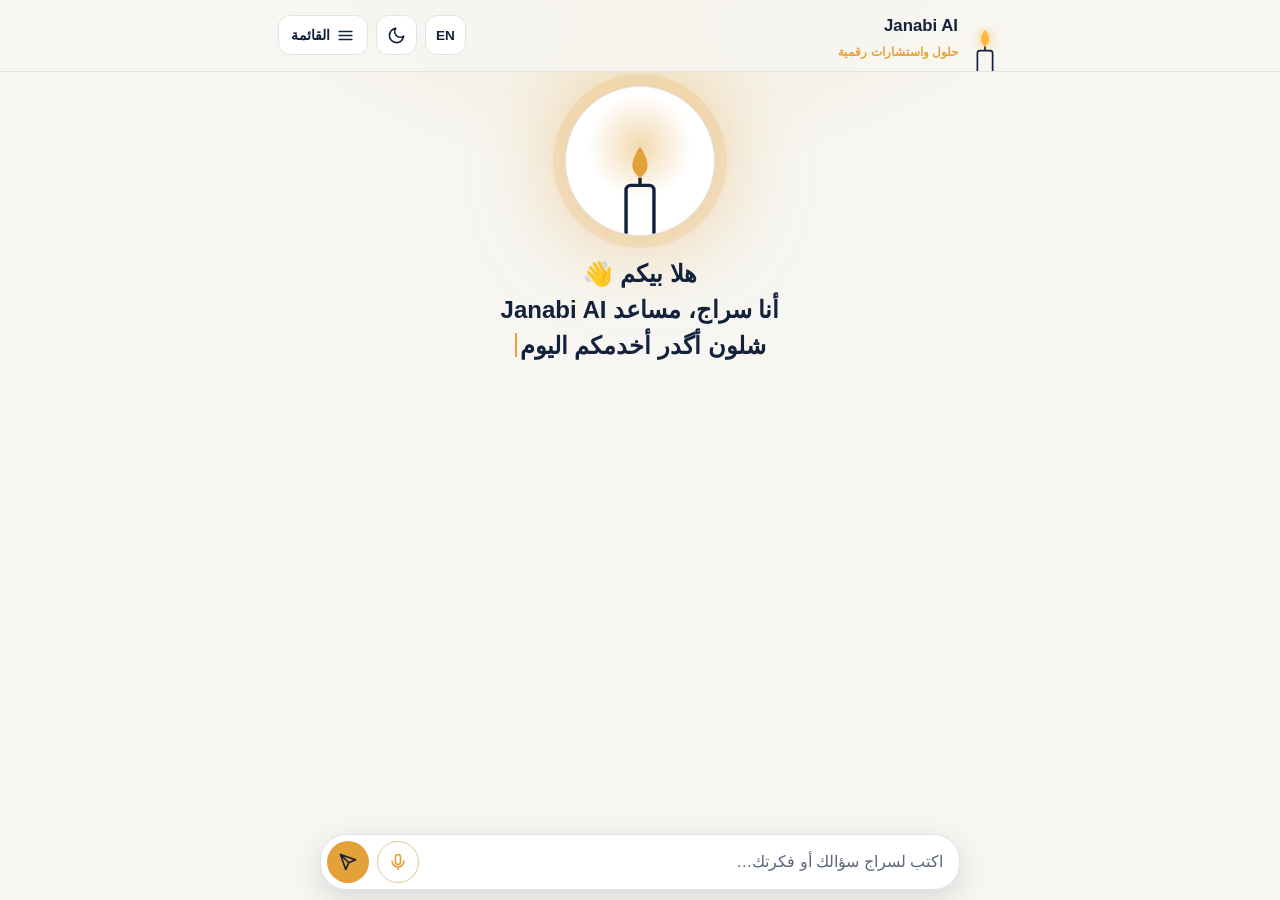
<file: new/index.html>
<!doctype html>
<html lang="ar" dir="rtl">
<head>
<meta charset="utf-8">
<meta name="viewport" content="width=device-width,initial-scale=1,viewport-fit=cover,interactive-widget=resizes-content">
<meta http-equiv="Content-Security-Policy" content="default-src 'self'; style-src 'self' 'unsafe-inline' https://fonts.googleapis.com; font-src https://fonts.gstatic.com; script-src 'self' 'unsafe-inline'; img-src 'self' data:; media-src blob:; connect-src https://janabi-agent.1same42002.workers.dev; frame-src 'none'; object-src 'none'; base-uri 'none'; form-action 'none'">
<meta name="robots" content="noindex">
<title>سراج · مساعد Janabi AI</title>
<meta name="theme-color" content="#1f4fd1">
<link rel="icon" href="data:image/svg+xml,%3Csvg xmlns='http://www.w3.org/2000/svg' viewBox='0 0 40 60'%3E%3Cpath d='M20 3C27 13 26 19 20 23C14 19 13 13 20 3Z' fill='%23e3a13a'/%3E%3Crect x='12' y='28' width='16' height='29' rx='2.5' fill='none' stroke='%2313213a' stroke-width='3'/%3E%3C/svg%3E">
<link rel="preconnect" href="https://fonts.googleapis.com">
<link rel="preconnect" href="https://fonts.gstatic.com" crossorigin>
<link rel="stylesheet" href="https://fonts.googleapis.com/css2?family=Alexandria:wght@500;700;800&family=IBM+Plex+Sans+Arabic:wght@400;500;600&display=swap">
<script>if(/[?&]embed=1/.test(location.search))document.documentElement.classList.add('embed');try{var t=localStorage.getItem('theme');if(t==='dark'||t==='light')document.documentElement.dataset.theme=t}catch(e){}</script>
<style>
:root{--bg:#f7f6f2;--surface:#fff;--line:#e1e3e8;--fg:#13213a;--muted:#5d6779;--brand:#1f4fd1;--flame:#e3a13a;--me:#1f4fd1;--on-me:#fff;
--f-display:"Alexandria","IBM Plex Sans Arabic",Tahoma,sans-serif;--f-body:"IBM Plex Sans Arabic",Tahoma,"Segoe UI",sans-serif;color-scheme:light}
@media (prefers-color-scheme:dark){:root:not([data-theme="light"]){--bg:#0f1420;--surface:#161e2e;--line:#263048;--fg:#e9edf5;--muted:#9aa5ba;--brand:#7ea2ff;--flame:#f0b24c;--me:#2b55c9;--on-me:#fff;color-scheme:dark}}
:root[data-theme="dark"]{--bg:#0f1420;--surface:#161e2e;--line:#263048;--fg:#e9edf5;--muted:#9aa5ba;--brand:#7ea2ff;--flame:#f0b24c;--me:#2b55c9;--on-me:#fff;color-scheme:dark}
*{box-sizing:border-box}
html,body{height:100%;overflow:hidden}
body{margin:0;height:100dvh;display:flex;flex-direction:column;background:var(--bg);color:var(--fg);font-family:var(--f-body);font-size:17px;line-height:1.7;-webkit-text-size-adjust:100%;
background-image:radial-gradient(600px 340px at 50% -60px,color-mix(in srgb,var(--flame) 16%,transparent),transparent 70%)}
p{margin:0}a{color:inherit;text-decoration:none}button{font:inherit;color:inherit}
:focus-visible{outline:2px solid var(--brand);outline-offset:3px;border-radius:10px}
.top{flex:none;position:relative;z-index:6;background:color-mix(in srgb,var(--bg) 86%,transparent);backdrop-filter:blur(10px);-webkit-backdrop-filter:blur(10px);border-bottom:1px solid var(--line);padding-top:env(safe-area-inset-top,0px)}
.top-in{max-width:760px;margin:0 auto;padding:12px 18px;display:flex;align-items:center;justify-content:space-between;gap:10px}
.brand{position:relative;align-self:stretch;display:flex;align-items:center;padding-inline-start:44px;font-family:var(--f-display);font-weight:700;font-size:1.05rem;text-align:start;white-space:nowrap;-webkit-tap-highlight-color:transparent}
.brand small{display:block;font-family:var(--f-body);font-weight:600;font-size:.74rem;color:var(--flame);line-height:1.2;margin-top:4px}
.brand svg{position:absolute;inset-inline-start:0;bottom:-12px;width:34px;height:44px;overflow:hidden}
.brand .fl,.halo .fl{fill:var(--flame);transform-box:fill-box;transform-origin:50% 100%;transition:filter .3s}
.halo .fl,body.chat .brand .fl{animation:flick 3.4s ease-in-out infinite}
.brand.think .fl{animation-duration:.6s;filter:drop-shadow(0 0 6px var(--flame)) brightness(1.15)}
.hero{flex:none;display:grid;place-items:center;padding:14px 0 0}
body.chat .hero{display:none}
.halo{width:150px;height:150px;animation:breathe 3.6s ease-in-out infinite;border-radius:50%;display:grid;place-items:end center;overflow:hidden;background:radial-gradient(circle at 50% 40%,color-mix(in srgb,var(--flame) 40%,transparent),transparent 45%),var(--surface);border:1px solid var(--line);box-shadow:0 0 0 10px color-mix(in srgb,var(--flame) 8%,transparent),0 0 60px color-mix(in srgb,var(--flame) 35%,transparent);transition:box-shadow .4s}
.halo svg{width:62px;height:93px}
@keyframes breathe{0%,100%{box-shadow:0 0 0 10px color-mix(in srgb,var(--flame) 8%,transparent),0 0 50px color-mix(in srgb,var(--flame) 28%,transparent)}50%{box-shadow:0 0 0 16px color-mix(in srgb,var(--flame) 12%,transparent),0 0 90px color-mix(in srgb,var(--flame) 48%,transparent)}}
.halo.think{box-shadow:0 0 0 12px color-mix(in srgb,var(--flame) 16%,transparent),0 0 90px color-mix(in srgb,var(--flame) 60%,transparent)}
.halo.think .fl{animation-duration:.6s}
@keyframes flick{0%,100%{transform:scale(1) rotate(0)}25%{transform:scale(.96,1.06) rotate(-4deg)}50%{transform:scale(1.05,.95) rotate(1deg)}75%{transform:scale(.97,1.04) rotate(4deg)}}
.acts{display:flex;align-items:center;gap:8px}
.ic{min-width:40px;height:40px;border-radius:12px;border:1px solid var(--line);background:var(--surface);display:grid;place-items:center;cursor:pointer;padding:0 10px;font-weight:700;font-size:.85rem;-webkit-tap-highlight-color:transparent}
.ic svg{width:19px;height:19px;fill:none;stroke:currentColor;stroke-width:2;stroke-linecap:round;stroke-linejoin:round}
@media (max-width:400px){.top-in{padding-inline:14px}.acts{gap:6px}.ic{min-width:36px;height:36px;padding:0 8px}.brand{padding-inline-start:38px}#mb .t{display:none}}
#mb{display:flex;gap:6px;padding:0 12px;font-size:.9rem;font-weight:600}
#mb[aria-expanded="true"]{border-color:var(--flame);color:var(--flame)}
.menu{position:absolute;inset-inline-end:max(14px,calc((100% - 760px)/2 + 18px));top:calc(100% + 8px);width:min(300px,calc(100% - 28px));background:var(--surface);border:1px solid var(--line);border-radius:18px;padding:6px;box-shadow:0 16px 40px rgba(0,0,0,.16);transform-origin:top left;animation:pop .22s ease both}
.menu[hidden]{display:none}
@keyframes pop{from{opacity:0;transform:translateY(-6px) scale(.97)}to{opacity:1;transform:none}}
.menu button,.menu a{display:flex;align-items:center;gap:12px;width:100%;padding:12px 14px;border:0;background:none;border-radius:12px;cursor:pointer;text-align:start;font-weight:600}
.menu button:hover,.menu button:focus-visible,.menu a:hover{background:color-mix(in srgb,var(--flame) 12%,transparent)}
.menu button span,.menu a span{font-size:1.15rem;width:24px;text-align:center}
.menu hr{border:0;border-top:1px solid var(--line);margin:4px 8px}
main{overflow-anchor:none;flex:1;min-height:0;overflow-y:auto;overscroll-behavior:contain;-webkit-overflow-scrolling:touch;padding:16px max(18px,calc((100% - 640px)/2)) 16px}
#log{display:flex;flex-direction:column;gap:12px}
.b{max-width:88%;padding:12px 16px;border-radius:20px;animation:fade .3s ease both;white-space:pre-line}
.s,.list{position:relative;margin-inline-start:36px}
.s::before,.list::before{content:"";position:absolute;inset-inline-start:-36px;top:0;width:28px;height:28px;border-radius:50%;border:1px solid var(--line);background:var(--surface) url("data:image/svg+xml,%3Csvg xmlns='http://www.w3.org/2000/svg' viewBox='0 0 40 52'%3E%3Cpath d='M20 3C27 13 26 19 20 23C14 19 13 13 20 3Z' fill='%23e3a13a'/%3E%3Cpath d='M20 23v5' stroke='%238a93a6' stroke-width='2.5'/%3E%3Crect x='11' y='28' width='18' height='40' rx='3' fill='none' stroke='%238a93a6' stroke-width='2.5'/%3E%3C/svg%3E") center 4px/16px auto no-repeat;overflow:hidden}
.s{align-self:flex-start;background:var(--surface);border:1px solid var(--line);border-start-start-radius:6px}
.u{align-self:flex-end;background:var(--flame);color:#13213a;border-start-end-radius:6px}
.s.big{align-self:center;text-align:center;background:none;border:0;margin-inline-start:0;padding-top:4px;font-family:var(--f-display);font-size:clamp(1.05rem,4.5vw,1.5rem);font-weight:700;line-height:1.5}
.s.big::before{display:none}
.s.big em{font-style:normal;color:var(--flame)}
.car::after{content:"";display:inline-block;width:2px;height:1em;background:var(--flame);margin-inline-start:3px;vertical-align:-3px;animation:blink .8s steps(1) infinite}
@keyframes blink{50%{opacity:0}}
@keyframes fade{from{opacity:0}to{opacity:1}}
@keyframes in{from{opacity:0;transform:translateY(8px)}to{opacity:1;transform:none}}
.opts{display:flex;flex-direction:column;gap:10px;margin-top:4px}
.op{display:flex;align-items:center;gap:14px;width:100%;text-align:start;padding:14px 16px;border-radius:18px;border:1px solid var(--line);background:color-mix(in srgb,var(--surface) 70%,transparent);cursor:pointer;animation:in .4s ease both;transition:border-color .25s,transform .25s,background .25s;-webkit-tap-highlight-color:transparent}
.op:hover,.op:focus-visible{border-color:var(--flame);transform:translateX(-4px);background:var(--surface)}
.op{position:relative;overflow:hidden}
.op::after{content:"";position:absolute;inset:0;background:linear-gradient(100deg,transparent 30%,color-mix(in srgb,var(--flame) 22%,transparent) 50%,transparent 70%);transform:translateX(120%);animation:sweep 5s ease-in-out infinite;animation-delay:var(--d,0s);pointer-events:none}
@keyframes sweep{0%,60%{transform:translateX(120%)}85%,100%{transform:translateX(-120%)}}
.op .e{animation:glow 2.8s ease-in-out infinite;animation-delay:var(--d,0s);font-size:1.4rem;width:44px;height:44px;flex:none;border-radius:14px;display:grid;place-items:center;background:color-mix(in srgb,var(--flame) 14%,transparent)}
.op .e i{font-style:normal;display:inline-block;animation:float 2.8s ease-in-out infinite;animation-delay:var(--d,0s)}
@keyframes float{0%,100%{transform:translateY(0)}50%{transform:translateY(-4px) scale(1.06)}}
@keyframes glow{0%,100%{box-shadow:0 0 0 0 color-mix(in srgb,var(--flame) 0%,transparent)}50%{box-shadow:0 0 18px 2px color-mix(in srgb,var(--flame) 45%,transparent)}}
.op b{display:block;font-weight:600}
.op small{display:block;color:var(--muted);font-size:.86rem;line-height:1.5}
.op .ar{margin-inline-start:auto;color:var(--muted);font-size:1.1rem}
.chips{display:flex;flex-wrap:wrap;gap:8px;animation:in .4s ease both}
.chip{padding:7px 14px;border-radius:999px;border:1px solid var(--line);background:var(--surface);cursor:pointer;font-size:.88rem;-webkit-tap-highlight-color:transparent}
.chip:hover{border-color:var(--flame)}
.chip.main{background:var(--flame);border-color:var(--flame);color:#13213a;font-weight:700}
.list{display:flex;flex-direction:column;align-self:flex-start;max-width:88%;width:100%;background:var(--surface);border:1px solid var(--line);border-radius:20px;border-start-start-radius:6px;padding:6px 0;animation:in .35s ease both}
.li{display:flex;gap:12px;align-items:flex-start;padding:10px 16px}
.li+.li{border-top:1px solid var(--line)}
.li i{font-style:normal;font-size:1.2rem;line-height:1.6}
.li b{display:block;font-weight:600}
.li small{color:var(--muted);font-size:.86rem;line-height:1.5;display:block}
.li .tag{font-size:.7rem;font-weight:700;color:var(--flame);margin-inline-start:6px}
.bar{flex:none;margin:0;padding:10px 18px;padding-bottom:calc(10px + env(safe-area-inset-bottom,0px));background:var(--bg)}
.field{max-width:640px;margin:0 auto;display:flex;align-items:flex-end;gap:8px;padding:6px;padding-inline-start:16px;border-radius:26px;border:1px solid var(--line);background:var(--surface);box-shadow:0 10px 30px rgba(0,0,0,.12);transition:border-color .25s,box-shadow .25s}
.field:focus-within{border-color:var(--flame);box-shadow:0 0 0 4px color-mix(in srgb,var(--flame) 18%,transparent),0 10px 30px rgba(0,0,0,.12)}
.field textarea{flex:1;border:0;outline:0;background:transparent;color:var(--fg);font:inherit;font-size:16px;line-height:1.6;resize:none;padding:8px 0;max-height:140px}
.field textarea::placeholder{color:var(--muted)}
#mic{width:42px;height:42px;flex:none;border-radius:50%;border:1px solid color-mix(in srgb,var(--flame) 45%,var(--line));background:transparent;display:grid;place-items:center;cursor:pointer;color:var(--flame);padding:0;transition:background .25s,color .25s}
#mic svg{width:20px;height:20px;fill:none;stroke:currentColor;stroke-width:2;stroke-linecap:round;stroke-linejoin:round}
.field.recing #mic{background:var(--flame);color:#13213a;border-color:var(--flame);animation:pulse 1.2s infinite}
@keyframes pulse{50%{box-shadow:0 0 0 8px color-mix(in srgb,var(--flame) 28%,transparent)}}
.rv{display:none;flex:1;align-items:center;gap:3px;height:42px;padding-inline-start:4px}
.field.recing .rv{display:flex}
.field.recing textarea{display:none}
.rv i{width:3px;border-radius:2px;background:var(--flame);height:6px;transition:height .08s}
.rv small{margin-inline-start:auto;font-variant-numeric:tabular-nums;color:var(--muted)}
.u.vo{background:var(--flame);color:#13213a}
.vn{display:flex;align-items:center;gap:10px;min-width:200px}
.vn button{width:38px;height:38px;border-radius:50%;border:0;background:rgba(19,33,58,.14);color:inherit;cursor:pointer;display:grid;place-items:center;font-size:13px;padding:0;flex:none}
.wf{flex:1;display:flex;align-items:center;gap:2px;height:28px}
.wf i{width:3px;border-radius:2px;background:#13213a;opacity:.32;transition:opacity .15s}
.wf i.vn small{font-size:.78rem;opacity:.8}
#go{width:42px;height:42px;flex:none;border-radius:50%;border:0;background:var(--flame);display:grid;place-items:center;cursor:pointer}
#go svg{width:18px;height:18px;fill:none;stroke:#13213a;stroke-width:2.2;stroke-linecap:round;stroke-linejoin:round;transform:scaleX(-1)}
.sr{position:absolute;width:1px;height:1px;overflow:hidden;clip:rect(0 0 0 0)}
.dots{display:flex;gap:5px;padding:16px 18px}
.dots i{width:7px;height:7px;border-radius:50%;background:var(--flame);animation:bob 1s infinite ease-in-out}
.dots i:nth-child(2){animation-delay:.15s}.dots i:nth-child(3){animation-delay:.3s}
@keyframes bob{0%,100%{opacity:.3;transform:none}50%{opacity:1;transform:translateY(-4px)}}
@media (prefers-reduced-motion:reduce){*{animation:none!important;transition:none!important}}
html.embed .top{display:none}
html.embed .hero{padding-top:44px}
html.embed .halo{width:96px;height:96px}
html.embed .halo svg{width:40px;height:60px}
html.embed body.chat .hero{display:grid;padding-top:40px}
html.embed body.chat .halo{width:44px;height:44px;box-shadow:0 0 0 4px color-mix(in srgb,var(--flame) 10%,transparent),0 0 20px color-mix(in srgb,var(--flame) 30%,transparent)}
html.embed body.chat .halo svg{width:18px;height:27px}
html.embed .s.big{font-size:1.05rem}
</style>
</head>
<body>
<header class="top">
  <div class="top-in">
    <a class="brand" href="/new/"><svg viewBox="0 0 40 52" aria-hidden="true"><path class="fl" d="M20 3C27 13 26 19 20 23C14 19 13 13 20 3Z"/><line x1="20" y1="23" x2="20" y2="28" stroke="var(--fg)" stroke-width="2"/><rect x="11" y="28" width="18" height="40" rx="3" fill="none" stroke="var(--fg)" stroke-width="2"/></svg><span>Janabi AI<small>حلول واستشارات رقمية</small></span></a>
    <div class="acts">
    <a class="ic" href="/en/" lang="en" hreflang="en" aria-label="English">EN</a>
    <button class="ic" id="theme" type="button" aria-label="الإنارة"></button>
    <button class="ic" id="mb" type="button" aria-expanded="false" aria-controls="menu"><svg viewBox="0 0 24 24" aria-hidden="true"><path d="M4 7h16M4 12h16M4 17h16"/></svg><span class="t">القائمة</span></button>
    </div>
  </div>
  <nav class="menu" id="menu" hidden aria-label="القائمة">
    <a href="/#services"><span>🧩</span>الخدمات</a>
    <a href="/#process"><span>🛠️</span>طريقة الشغل</a>
    <a href="/#youth"><span>🌱</span>شباب العراق</a>
    <a href="/#contact"><span>📞</span>تواصل</a>
  </nav>
</header>

<section class="hero" aria-hidden="true"><div class="halo" id="halo"><svg viewBox="0 0 40 60"><path class="fl" d="M20 3C27 13 26 19 20 23C14 19 13 13 20 3Z"/><line x1="20" y1="23" x2="20" y2="28" stroke="var(--fg)" stroke-width="2.2"/><rect x="11" y="28" width="18" height="40" rx="3" fill="none" stroke="var(--fg)" stroke-width="2.2"/></svg></div></section>
<main id="sc">
  
  <div id="log" aria-live="polite"></div>
</main>

<form class="bar" id="f" autocomplete="off">
  <label class="sr" for="t">اكتب لسراج</label>
  <div class="field"><textarea id="t" rows="1" maxlength="2000" placeholder="اكتب لسراج سؤالك أو فكرتك…"></textarea><div class="rv" id="rv"><small id="tm">0:00</small></div><button id="mic" type="button" aria-label="بصمة صوتية"><svg viewBox="0 0 24 24"><rect x="9" y="3" width="6" height="12" rx="3"/><path d="M5 11a7 7 0 0 0 14 0M12 18v3"/></svg></button><button id="go" type="submit" aria-label="إرسال"><svg viewBox="0 0 24 24"><path d="M22 2L11 13M22 2l-7 20-4-9-9-4z"/></svg></button></div>
</form>

<script>
(function(){
var R=document.documentElement,log=document.getElementById('log'),BR=document.querySelector('.brand'),MB=document.getElementById('mb'),MN=document.getElementById('menu'),HL=document.getElementById('halo');
var still=matchMedia('(prefers-reduced-motion:reduce)').matches;
var API='https://janabi-agent.1same42002.workers.dev',WA='https://wa.me/9647715110011';
var sun='<svg viewBox="0 0 24 24"><circle cx="12" cy="12" r="4"/><path d="M12 2v2M12 20v2M4.9 4.9l1.4 1.4M17.7 17.7l1.4 1.4M2 12h2M20 12h2M4.9 19.1l1.4-1.4M17.7 6.3l1.4-1.4"/></svg>',
moon='<svg viewBox="0 0 24 24"><path d="M21 12.8A9 9 0 1 1 11.2 3a7 7 0 0 0 9.8 9.8z"/></svg>',
son='<svg viewBox="0 0 24 24"><path d="M11 5L6 9H2v6h4l5 4z"/><path d="M15.5 8.5a5 5 0 0 1 0 7M19 5a10 10 0 0 1 0 14"/></svg>',
soff='<svg viewBox="0 0 24 24"><path d="M11 5L6 9H2v6h4l5 4z"/><path d="M22 9l-6 6M16 9l6 6"/></svg>';
function dark(){var d=R.dataset.theme;return d?d==='dark':matchMedia('(prefers-color-scheme:dark)').matches}
var tb=document.getElementById('theme');function ti(){tb.innerHTML=dark()?sun:moon}ti();
addEventListener('storage',function(e){if(e.key==='theme'){var v=e.newValue;if(v==='dark'||v==='light')R.dataset.theme=v;else delete R.dataset.theme;ti()}});addEventListener('message',function(e){if(e.origin===location.origin&&e.data&&e.data.theme){R.dataset.theme=e.data.theme;ti()}});
tb.onclick=function(){var n=dark()?'light':'dark';R.dataset.theme=n;try{localStorage.setItem('theme',n)}catch(e){}ti()};
var on=true;try{on=localStorage.getItem('snd')!=='off'}catch(e){}

var ac;function ding(){if(!on)return;try{ac=ac||new(window.AudioContext||window.webkitAudioContext)();var t=ac.currentTime,o=ac.createOscillator(),g=ac.createGain();
o.type='sine';o.frequency.setValueAtTime(740,t);o.frequency.exponentialRampToValueAtTime(1110,t+.12);
g.gain.setValueAtTime(.0001,t);g.gain.exponentialRampToValueAtTime(.035,t+.02);g.gain.exponentialRampToValueAtTime(.0001,t+.45);o.connect(g).connect(ac.destination);o.start(t);o.stop(t+.5)}catch(e){}}
function el(t,c,h){var e=document.createElement(t);if(c)e.className=c;if(h!=null)e.innerHTML=h;return e}
function esc(s){return s.replace(/[&<>]/g,function(c){return{'&':'&amp;','<':'&lt;','>':'&gt;'}[c]})}
var SC=document.getElementById('sc');function down(){SC.scrollTop=SC.scrollHeight;requestAnimationFrame(function(){SC.scrollTop=SC.scrollHeight})}
(function(){function z(){if(window.scrollY||document.documentElement.scrollTop||document.body.scrollTop){window.scrollTo(0,0);document.documentElement.scrollTop=0;document.body.scrollTop=0}}addEventListener('scroll',z,true);if(window.visualViewport)visualViewport.addEventListener('resize',function(){z();down()});if(window.ResizeObserver)new ResizeObserver(function(){down()}).observe(document.getElementById('log'))})();
var TOUCH=matchMedia('(pointer:coarse)').matches;
function think(v){BR.classList.toggle('think',v);HL.classList.toggle('think',v)}
var history=[],busy=false;
function say(html,cls,done){var b=el('div','b s'+(cls?' '+cls:''));log.appendChild(b);down();think(true);
  var plain=el('div',null,html).textContent;history.push({role:'model',text:plain});
  if(still){b.innerHTML=html;think(false);done&&done();return}
  var i=0;b.classList.add('car');
  (function step(){i+=2;b.textContent=plain.slice(0,i);if(i<plain.length)setTimeout(step,20);else{b.classList.remove('car');b.innerHTML=html;think(false);down();done&&done()}})()}
function me(t,hist){document.body.classList.add('chat');log.appendChild(el('div','b u',esc(t)));if(hist!==false)history.push({role:'user',text:t});down()}
function clearOpts(){document.querySelectorAll('.opts,.chips').forEach(function(x){x.remove()})}
var O={biz:['🏢','مشروع شغّال عندي','أريد أكبّره وأزيد زبائني'],
       idea:['💡','عندي فكرة','أريد أبديها صح من أول خطوة'],
       learn:['🌱','أريد أتعلم','دروس ببلاش ومبادرة الشباب']};
function options(){var w=el('div','opts');Object.keys(O).forEach(function(k,i){var o=O[k];
  var bt=el('button','op','<span class="e"><i>'+o[0]+'</i></span><span><b>'+o[1]+'</b><small>'+o[2]+'</small></span><span class="ar">‹</span>');
  bt.type='button';bt.style.animationDelay=(i*.12)+'s';bt.style.setProperty('--d',(i*.9)+'s');bt.onclick=function(){pick(k)};w.appendChild(bt)});log.appendChild(w);down()}
function chip(t,fn,main){var c=el('button','chip'+(main?' main':''),t);c.type='button';c.onclick=fn;return c}
function wa(t,msg){var a=el('a','chip',t);a.href=WA+'?text='+encodeURIComponent(msg);a.target='_blank';a.rel='noopener noreferrer';return a}
function chips(except,extra){var w=el('div','chips');(extra||[]).forEach(function(x){w.appendChild(x)});
  Object.keys(O).forEach(function(k){if(k===except)return;w.appendChild(chip(O[k][0]+' '+O[k][1],function(){pick(k)}))});log.appendChild(w);down()}
function list(rows){var w=el('div','list');rows.forEach(function(r){w.appendChild(el('div','li','<i>'+r[0]+'</i><div><b>'+r[1]+(r[3]?'<span class="tag">'+r[3]+'</span>':'')+'</b><small>'+r[2]+'</small></div>'))});log.appendChild(w);down()}
var ta=document.getElementById('t');
function invite(q,ph){clearOpts();say(q,null,function(){ta.placeholder=ph;if(!TOUCH)ta.focus({preventScroll:true})})}
function pick(k){if(busy)return;busy=true;ding();clearOpts();me(O[k][1]+' — '+O[k][2]);
  setTimeout(function(){
  if(k==='biz')say('حلو. خلي الذكاء الاصطناعي يشيل عنك الشغل اليومي، وإنت ركّز على مشروعك. شنو تحتاج؟',null,function(){
    list([['🤖','وكيل ذكي مثل سراج','يرد على زبائنك ليل ونهار، ويسجّل طلباتهم.','الأقوى'],
          ['🌐','موقع باسمك','سريع، وكل طلب يوصلك بمكان واحد.'],
          ['🎬','إعلانات بالذكاء الاصطناعي','ريلز يوقّف الناس، بلا تصوير.']]);
    chips('biz',[chip('🔍 سراج يطلعلك خطة',function(){invite('احچيلي بسطرين: شنو مشروعك؟ وشنو أكثر شي يتعبك بيه؟ وأطلعلك خطة.','مثلاً: عندي صالون بالمنصور، والحجوزات تضيع بالواتساب…')},true),
      wa('💬 احچي ويا علي','هلا علي، عندي مشروع شغّال وأريد أكبّره')]);busy=false});
  else if(k==='idea')say('حلو، كل مشروع بدا بفكرة. نحوّلها لشغل حقيقي خطوة بخطوة:',null,function(){
    list([['📊','خطة وعرض تقديمي','مرتب، ويقنع أي شريك أو داعم.'],
          ['🚀','انطلاقة كاملة','الهوية والموقع والوكيل الذكي، سوا.']]);
    chips('idea',[chip('🔍 احچيلي فكرتك',function(){invite('احچيلي فكرتك بسطرين، ومنو راح يشتريها؟ وأگلك منين تبدي.','مثلاً: أريد أفتح محل قهوة متنقل بالجامعات…')},true),
      wa('💬 احچي ويا علي','هلا علي، عندي فكرة وأريد أبديها')]);busy=false});
  else say('هلا بيك. هنا تتعلم ببلاش وتبني مهارة تنفعك:',null,function(){
    list([['🧠','دروس الذكاء الاصطناعي','من الصفر، بالعراقي، وبأدوات مجانية.','قريباً'],
          ['🌳','المبادرة الخضراء','شباب يستخدمون الذكاء الاصطناعي لخدمة بيئتهم.']]);
    chips('learn',[wa('🔔 خبّرني أول ما تنزل الدروس','هلا علي، خبّرني أول ما تنزل الدروس المجانية')]);busy=false});
  },350)}
function clean(s){return s.replace(/\*\*|^#+\s*/gm,'')}
async function ask(text,file){busy=true;clearOpts();if(!file)me(text,false);
  var body={text:text,history:history.slice(-12),file:file||null};history.push({role:'user',text:text||'[بصمة صوتية]'});
  var w=el('div','b s dots','<i></i><i></i><i></i>');log.appendChild(w);down();think(true);var full='';
  try{var r=await fetch(API+'/chat?stream=1',{method:'POST',headers:{'Content-Type':'application/json'},body:JSON.stringify(body)});
    if(r.ok&&r.body&&(r.headers.get('Content-Type')||'').indexOf('event-stream')>=0){
      var rd=r.body.getReader(),dec=new TextDecoder(),buf='';
      while(true){var x=await rd.read();if(x.done)break;buf+=dec.decode(x.value,{stream:true});var i;
        while((i=buf.indexOf('\n'))>=0){var line=buf.slice(0,i).trim();buf=buf.slice(i+1);if(line.indexOf('data:')!==0)continue;
          try{var j=JSON.parse(line.slice(5));var c=(j.candidates||[])[0],ps=(c&&c.content&&c.content.parts)||[];
            var t=ps.filter(function(p){return !p.thought}).map(function(p){return p.text||''}).join('');
            if(t){full+=t;w.className='b s';w.textContent=clean(full);down()}}catch(_){}}}
      full=clean(full).trim();
      if(full){w.className='b s';w.textContent=full;history.push({role:'model',text:full});ding()}else{w.className='b s';w.textContent='صار خلل، جرّب مرة ثانية'}}
    else{var d={};try{d=await r.json()}catch(_){}w.className='b s';w.textContent=d.error||'صار خلل، جرّب مرة ثانية'}}
  catch(e){w.className='b s';w.textContent='ماكو اتصال هسه، جرّب بعد شوية أو احچي ويا علي بالواتساب'}
  think(false);busy=false;down();chips(null)}
var mic=document.getElementById('mic'),fld=document.querySelector('.field'),rv=document.getElementById('rv'),tm=document.getElementById('tm'),rec=null,chunks=[],recT=0,raf=0,mctx=null,t0=0,rb=[];
for(var q=0;q<24;q++){var bi=document.createElement('i');rv.insertBefore(bi,tm);rb.push(bi)}
function b64(b){return new Promise(function(r){var fr=new FileReader();fr.onload=function(){r(String(fr.result).split(',')[1])};fr.readAsDataURL(b)})}
function fmt(s){s=Math.round(s);return Math.floor(s/60)+':'+('0'+s%60).slice(-2)}
async function wav(blob){var c=new(window.AudioContext||window.webkitAudioContext)(),buf=await c.decodeAudioData(await blob.arrayBuffer());c.close();
  var rate=16000,len=Math.round(buf.duration*rate),off=new OfflineAudioContext(1,len,rate),src=off.createBufferSource();src.buffer=buf;src.connect(off.destination);src.start();
  var out=(await off.startRendering()).getChannelData(0),v=new DataView(new ArrayBuffer(44+len*2));
  function w(o,t){for(var i=0;i<t.length;i++)v.setUint8(o+i,t.charCodeAt(i))}
  w(0,'RIFF');v.setUint32(4,36+len*2,true);w(8,'WAVEfmt ');v.setUint32(16,16,true);v.setUint16(20,1,true);v.setUint16(22,1,true);v.setUint32(24,rate,true);v.setUint32(28,rate*2,true);v.setUint16(32,2,true);v.setUint16(34,16,true);w(36,'data');v.setUint32(40,len*2,true);
  for(var i=0;i<len;i++){var x=Math.max(-1,Math.min(1,out[i]));v.setInt16(44+i*2,x<0?x*32768:x*32767,true)}
  var N=28,pk=[],mx=0.001,step=Math.max(1,Math.floor(len/N));
  for(var k=0;k<N;k++){var m=0;for(var j=k*step;j<Math.min(len,(k+1)*step);j++)m=Math.max(m,Math.abs(out[j]));pk.push(m);mx=Math.max(mx,m)}
  return{blob:new Blob([v],{type:'audio/wav'}),sec:buf.duration,peaks:pk.map(function(x){return x/mx})}}
function voiceBubble(url,sec,pk){var b=el('div','b u vo'),bars='';
  (pk&&pk.length?pk:new Array(28).fill(.4)).forEach(function(x){bars+='<i style="height:'+Math.round(5+x*20)+'px"></i>'});
  var v=el('div','vn','<button type="button" aria-label="تشغيل">▶</button><span class="wf">'+bars+'</span><small>'+fmt(sec)+'</small>'),bt=v.firstChild,bs=v.querySelectorAll('.wf i'),au=new Audio(url);
  bt.onclick=function(){if(au.paused){au.play();bt.textContent='❚❚'}else{au.pause();bt.textContent='▶'}};
  au.ontimeupdate=function(){var n=Math.floor((au.currentTime/(au.duration||sec||1))*bs.length);bs.forEach(function(e,i){e.classList.toggle('on',i<n)})};
  au.onended=function(){bt.textContent='▶';bs.forEach(function(e){e.classList.remove('on')})};
  b.appendChild(v);log.appendChild(b);down()}
async function sendVoice(b){if(b.size<1500)return;var w;try{w=await wav(b)}catch(_){w={blob:b,sec:0,peaks:null}}
  voiceBubble(URL.createObjectURL(w.blob),w.sec,w.peaks);ask('',{mime:(w.blob.type||'audio/webm').split(';')[0],data:await b64(w.blob)})}
function meter(st){mctx=new(window.AudioContext||window.webkitAudioContext)();var an=mctx.createAnalyser();an.fftSize=256;mctx.createMediaStreamSource(st).connect(an);
  var d=new Uint8Array(an.fftSize),lv=new Array(24).fill(.06),n=0;t0=Date.now();
  (function loop(){an.getByteTimeDomainData(d);var m=0;for(var i=0;i<d.length;i++){var x=(d[i]-128)/128;m+=x*x}m=Math.sqrt(m/d.length);
    if(++n%3===0){lv.push(Math.min(1,m*6));lv.shift()}
    for(var i=0;i<24;i++)rb[i].style.height=(5+lv[i]*28)+'px';tm.textContent=fmt((Date.now()-t0)/1000);raf=requestAnimationFrame(loop)})()}
mic.onclick=async function(){
  if(rec&&rec.state==='recording'){rec.stop();return}
  if(busy)return;
  try{var st=await navigator.mediaDevices.getUserMedia({audio:true});chunks=[];rec=new MediaRecorder(st);
    rec.ondataavailable=function(e){chunks.push(e.data)};
    rec.onstop=function(){st.getTracks().forEach(function(t){t.stop()});cancelAnimationFrame(raf);try{mctx.close()}catch(_){}fld.classList.remove('recing');clearTimeout(recT);sendVoice(new Blob(chunks,{type:rec.mimeType||'audio/webm'}))};
    rec.start();fld.classList.add('recing');meter(st);recT=setTimeout(function(){if(rec&&rec.state==='recording')rec.stop()},60000)}
  catch(e){ta.placeholder='ما گدرت أفتح المايك. اسمح للموقع باستخدامه'}};
function menu(o){MN.hidden=!o;MB.setAttribute('aria-expanded',o)}
MB.onclick=function(e){e.stopPropagation();ding();menu(MN.hidden)};
document.addEventListener('click',function(e){if(!MN.hidden&&!MN.contains(e.target))menu(false)});
document.addEventListener('keydown',function(e){if(e.key==='Escape')menu(false)});
var f=document.getElementById('f');
function grow(){ta.style.height='auto';ta.style.height=Math.min(ta.scrollHeight,140)+'px'}
ta.addEventListener('input',grow);
ta.addEventListener('keydown',function(e){if(e.key==='Enter'&&!e.shiftKey&&!e.isComposing){e.preventDefault();f.requestSubmit()}});
f.onsubmit=function(e){e.preventDefault();var v=ta.value.trim();if(!v||busy)return;ta.value='';grow();ask(v)};
setTimeout(function(){say('هلا بيكم 👋\nأنا <em>سراج</em>، مساعد Janabi AI\nشلون أگدر أخدمكم اليوم؟','big',options)},500);
})();
</script>

</body>
</html>
</file>
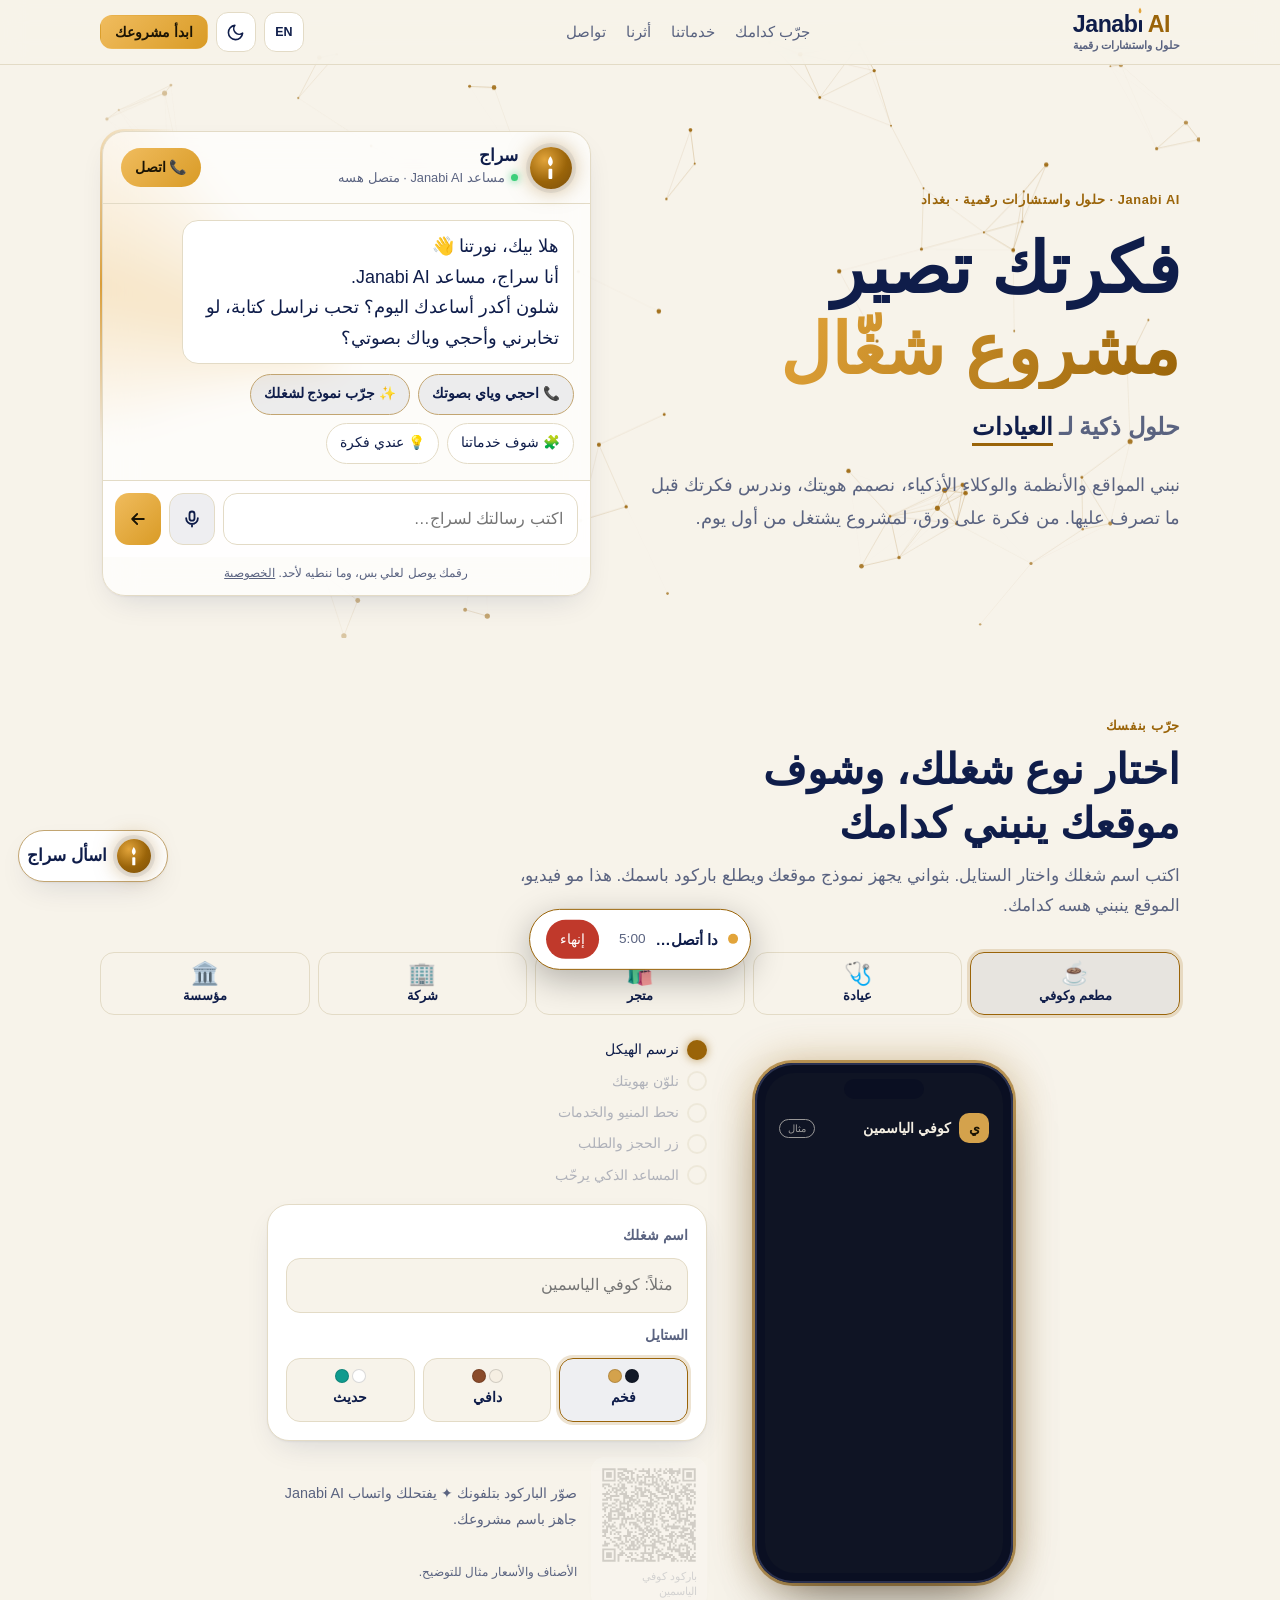
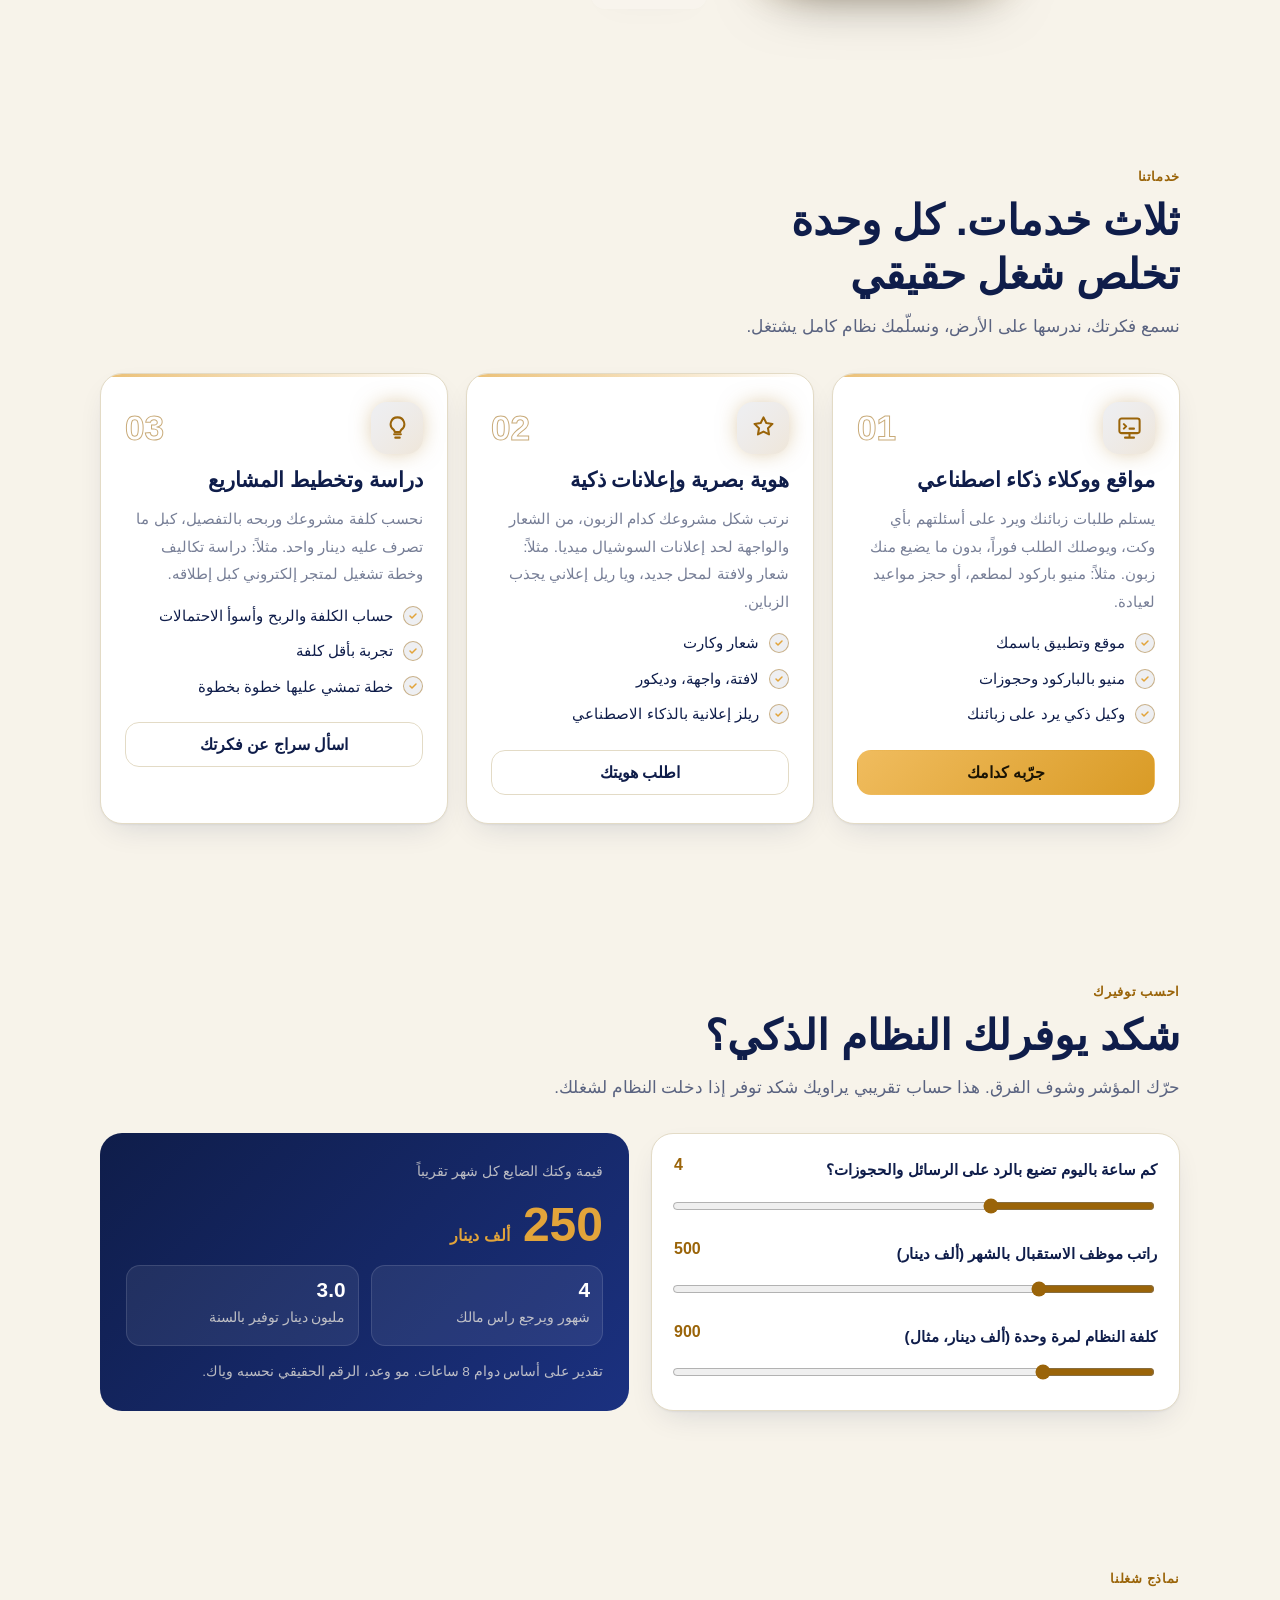
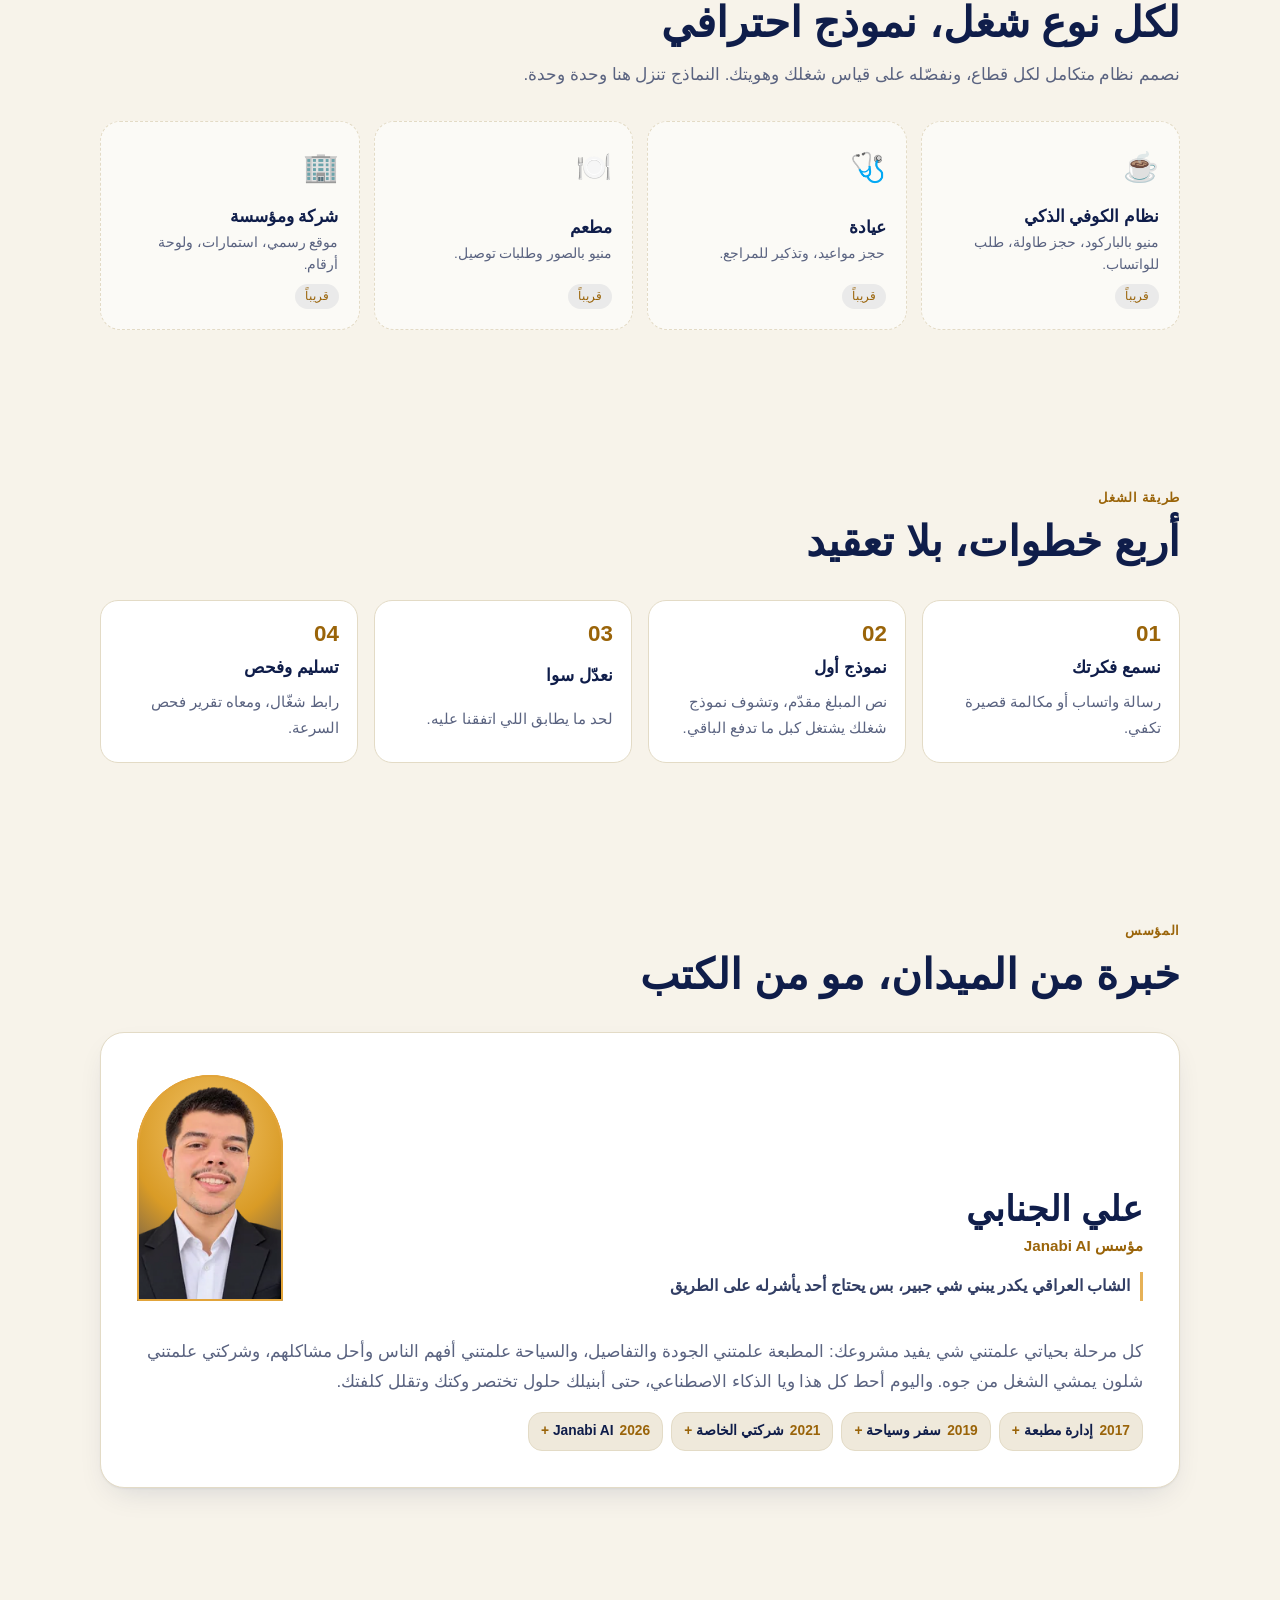
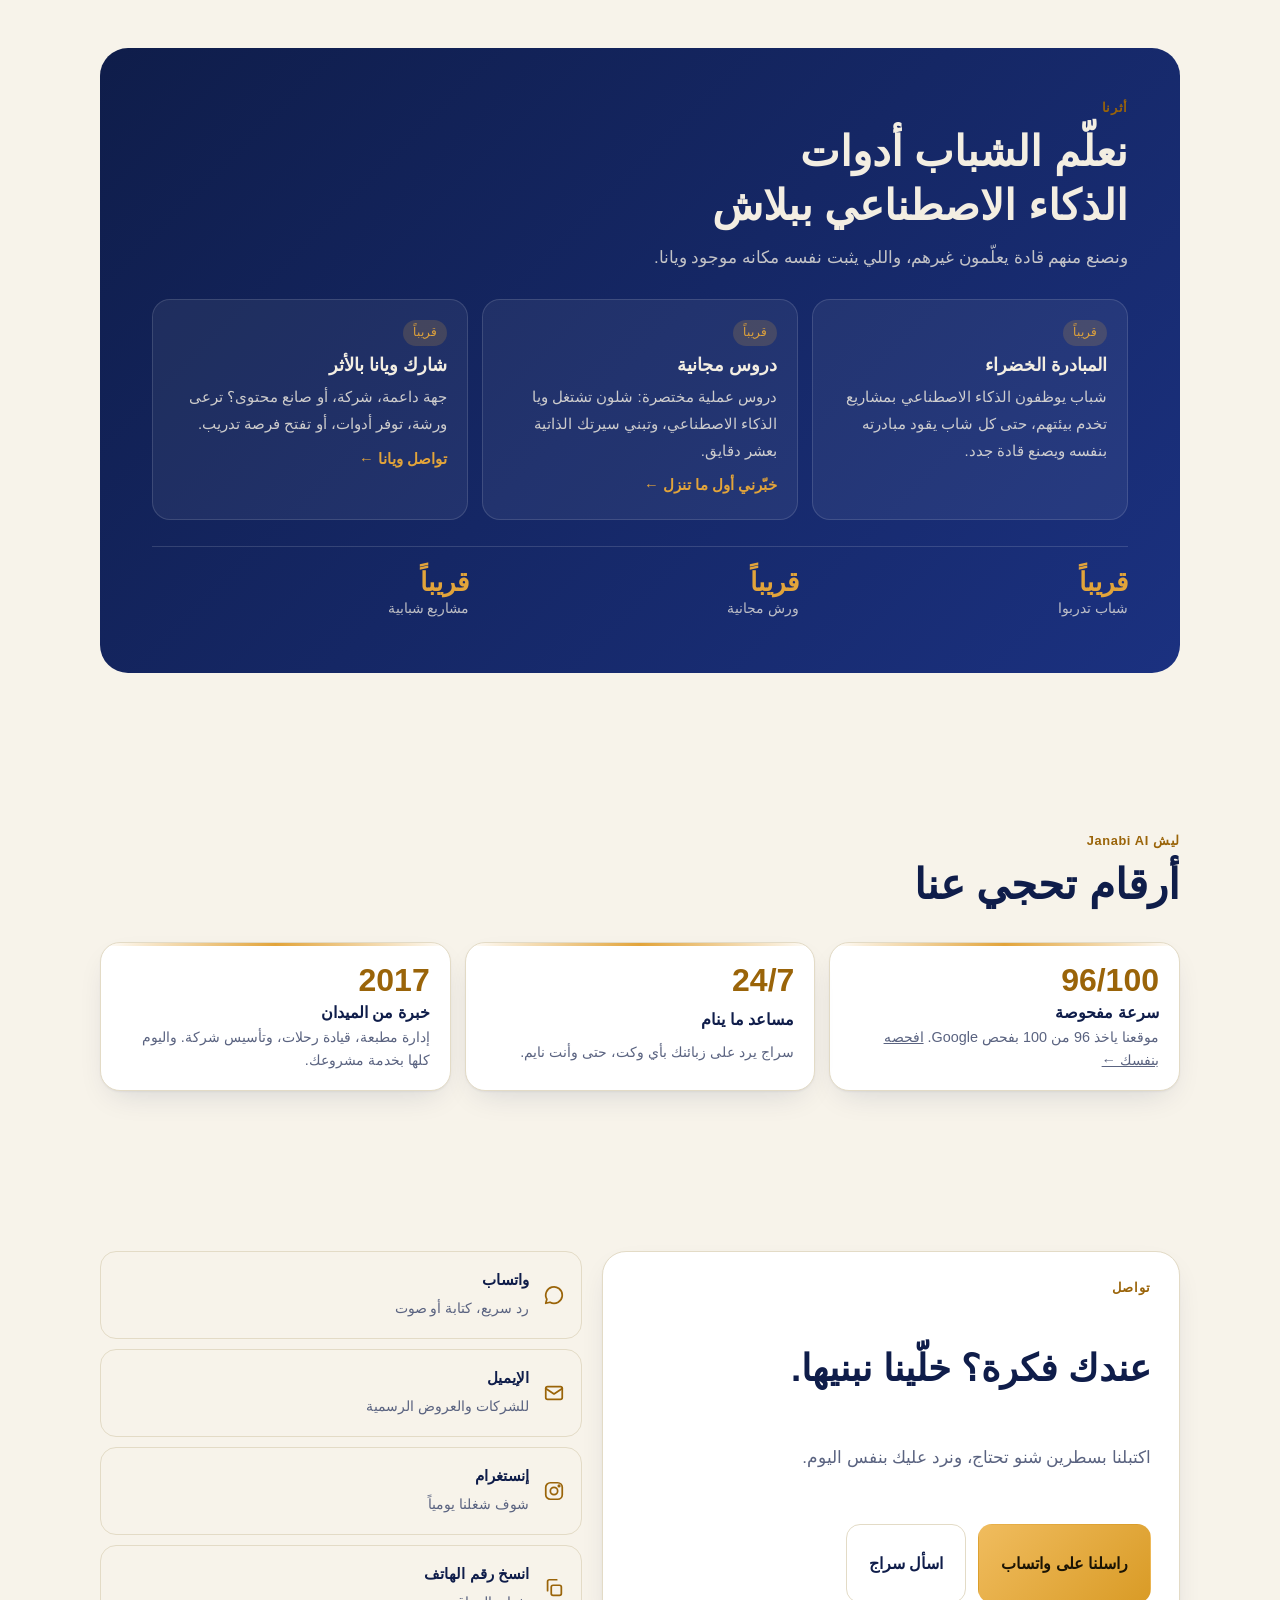
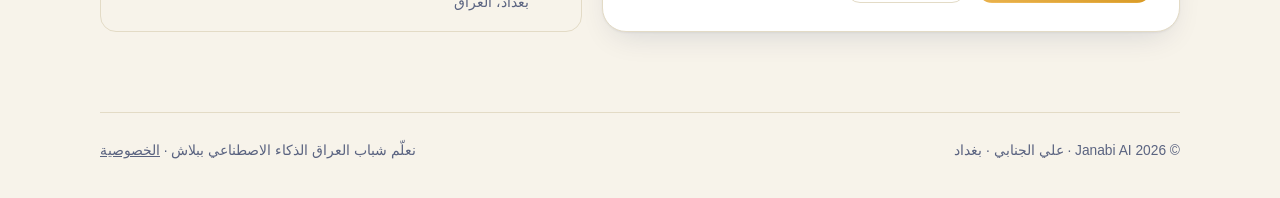
<file: v2/index.html>
<!doctype html>
<html lang="ar" dir="rtl">
<head>
<meta charset="utf-8">
<meta name="viewport" content="width=device-width,initial-scale=1,viewport-fit=cover">
<meta http-equiv="Content-Security-Policy" content="default-src 'self'; style-src 'self' 'unsafe-inline' https://fonts.googleapis.com; font-src https://fonts.gstatic.com; script-src 'self' 'unsafe-inline' https://challenges.cloudflare.com; img-src 'self' data:; media-src blob:; connect-src https://challenges.cloudflare.com https://janabi-agent.1same42002.workers.dev https://red-wood-5f23janabi-agent-live.1same42002.workers.dev wss://red-wood-5f23janabi-agent-live.1same42002.workers.dev; frame-src 'self' https://challenges.cloudflare.com; object-src 'none'; base-uri 'none'; form-action 'none'">
<meta name="referrer" content="strict-origin-when-cross-origin">
<title>Janabi AI | الجنابي AI · حلول رقمية في بغداد</title>
<meta name="description" content="علي الجنابي، مؤسس Janabi AI: نبني مواقع ذكية، ووكيل ذكاء اصطناعي يرد على زباينك بأي وكت، وهوية تخلي شغلك ينذكر. جرّب نموذج شغلك هسه.">
<meta property="og:title" content="Janabi AI · فكرتك تصير مشروع">
<meta property="og:description" content="مواقع، أنظمة، وكلاء ذكيين، تصميم وإعلانات. جرّب نموذج محلك كدامك.">
<meta property="og:type" content="website">
<meta property="og:url" content="https://janabiai.com/">
<meta property="og:image" content="https://janabiai.com/preview.jpg?v=3">
<meta property="og:locale" content="ar_IQ">
<meta property="og:site_name" content="Janabi AI">
<meta name="twitter:card" content="summary_large_image">
<meta name="theme-color" content="#0F1D4A">
<meta name="robots" content="noindex">
<link rel="alternate" hreflang="en" href="https://janabiai.com/en/">
<link rel="icon" href="data:image/svg+xml,%3Csvg xmlns='http://www.w3.org/2000/svg' viewBox='0 0 64 64'%3E%3Crect width='64' height='64' rx='16' fill='%230F1D4A'/%3E%3Cpath d='M32 8c8 11 8 18 0 24c-8-6-8-13 0-24z' fill='%23E2A43A'/%3E%3Crect x='27' y='36' width='10' height='20' rx='2' fill='%23F3EEE2'/%3E%3C/svg%3E">
<script type="application/ld+json">{"@context": "https://schema.org", "@type": "ProfessionalService", "@id": "https://janabiai.com/#org", "name": "Janabi AI", "alternateName": ["الجنابي AI", "جنابي AI", "Janabi AI Agency"], "description": "وكالة حلول رقمية في بغداد: مواقع وأنظمة ووكلاء ذكاء اصطناعي، هوية وتصميم، واستشارات مشاريع. Digital solutions agency in Baghdad, serving clients worldwide.", "url": "https://janabiai.com/", "logo": "https://janabiai.com/preview.jpg", "image": "https://janabiai.com/preview.jpg", "email": "ali@janabiai.com", "telephone": "+9647715110011", "address": {"@type": "PostalAddress", "addressLocality": "Baghdad", "addressRegion": "Baghdad", "addressCountry": "IQ"}, "areaServed": [{"@type": "City", "name": "Baghdad"}, {"@type": "Country", "name": "Iraq"}, "Worldwide"], "founder": {"@type": "Person", "@id": "https://janabiai.com/ali/#ali", "name": "Ali Al-Janabi", "image": "https://janabiai.com/img/ali.png", "alternateName": ["علي الجنابي", "علي حسين الجنابي"], "url": "https://janabiai.com/ali/"}, "sameAs": ["https://www.instagram.com/1same4"], "knowsAbout": ["مواقع", "تطبيقات", "وكيل ذكي", "AI agents", "websites", "QR menu", "branding", "حلول رقمية"]}</script>
<link rel="preconnect" href="https://fonts.googleapis.com">
<link rel="preconnect" href="https://fonts.gstatic.com" crossorigin>
<link rel="stylesheet" href="https://fonts.googleapis.com/css2?family=Alexandria:wght@500;700;800&family=IBM+Plex+Sans+Arabic:wght@400;500;600&family=Space+Grotesk:wght@600;700&display=swap">
<style>
:root{
  --gbtn:linear-gradient(135deg,#F0BC5E,#D99B26);--bg:#F7F3EA;--surface:#FFFFFF;--tint:#EFE9DB;--line:#E3DBC6;--fg:#0F1D4A;--muted:#5A6380;
  --brand:#0F1D4A;--brand-soft:rgba(15,29,74,.07);--gold:#9A6409;--gold-2:#E2A43A;--on-gold:#1B1404;--gbtn:linear-gradient(135deg,#F0BC5E,#D99B26);
  --band:linear-gradient(135deg,#0F1D4A 0%,#1B3180 100%);--band-fg:#F3EEE2;
  --glass:rgba(255,255,255,.72);--shadow:0 1px 2px rgba(15,29,74,.05),0 12px 32px -12px rgba(15,29,74,.16);
  --f-d:"Alexandria","IBM Plex Sans Arabic",Tahoma,sans-serif;--f-b:"IBM Plex Sans Arabic",Tahoma,"Segoe UI",sans-serif;--f-l:"Space Grotesk","Alexandria",sans-serif;
  color-scheme:light}
:root:not([data-theme="light"]){
  --bg:#0F1D4A;--surface:#152660;--tint:#12225A;--line:#2A3D7C;--fg:#F3EEE2;--muted:#AEB8D6;
  --brand:#E2A43A;--brand-soft:rgba(226,164,58,.13);--gold:#E2A43A;--gold-2:#F0BC5E;--on-gold:#1B1404;
  --glass:rgba(21,38,96,.62);--shadow:0 1px 2px rgba(0,0,0,.25),0 18px 40px -18px rgba(0,0,0,.6);color-scheme:dark}
@media (prefers-color-scheme:light){:root:not([data-theme]){
  --bg:#F7F3EA;--surface:#FFFFFF;--tint:#EFE9DB;--line:#E3DBC6;--fg:#0F1D4A;--muted:#5A6380;
  --brand:#0F1D4A;--brand-soft:rgba(15,29,74,.07);--gold:#9A6409;--gold-2:#E2A43A;
  --glass:rgba(255,255,255,.72);--shadow:0 1px 2px rgba(15,29,74,.05),0 12px 32px -12px rgba(15,29,74,.16);color-scheme:light}}
:root[data-theme="dark"]{
  --bg:#0F1D4A;--surface:#152660;--tint:#12225A;--line:#2A3D7C;--fg:#F3EEE2;--muted:#AEB8D6;
  --brand:#E2A43A;--brand-soft:rgba(226,164,58,.13);--gold:#E2A43A;--gold-2:#F0BC5E;
  --glass:rgba(21,38,96,.62);--shadow:0 1px 2px rgba(0,0,0,.25),0 18px 40px -18px rgba(0,0,0,.6);color-scheme:dark}

*{box-sizing:border-box}
html{scroll-behavior:smooth;scroll-padding-top:76px;-webkit-text-size-adjust:100%}
html,body{overflow-x:clip}
body{margin:0;background:var(--bg);color:var(--fg);font:400 17px/1.8 var(--f-b);padding-bottom:env(safe-area-inset-bottom,0)}
h1,h2,h3{font-family:var(--f-d);margin:0;line-height:1.3;text-wrap:balance}
p{margin:0}
a{color:inherit}
button{font:inherit}
:focus-visible{outline:2px solid var(--gold);outline-offset:3px;border-radius:8px}
.wrap{max-width:1120px;margin:0 auto;padding-inline:20px}
.label{font:600 .8rem var(--f-b);letter-spacing:.05em;color:var(--gold)}
.sec{padding-block:80px;display:grid;gap:30px}
.sec-head{display:grid;gap:10px;max-width:660px}
.sec-head h2{font-size:clamp(1.7rem,4.2vw,2.6rem);font-weight:800}
.sec-head p{color:var(--muted)}
.ltr{direction:ltr;unicode-bidi:isolate}

/* header */
.top{position:sticky;top:0;z-index:20;background:color-mix(in srgb,var(--bg) 82%,transparent);backdrop-filter:blur(12px);-webkit-backdrop-filter:blur(12px);border-bottom:1px solid var(--line);padding-top:env(safe-area-inset-top,0)}
.top-in{max-width:1120px;margin:0 auto;padding:12px 20px;display:flex;align-items:center;justify-content:space-between;gap:12px}
.top-in,.word b,.word small,.top .ibtn,.top .btn.sm{transition:all .25s ease}
.top.shrink .top-in{padding-top:6px;padding-bottom:6px}.top.shrink .word b{font-size:1.15rem}.top.shrink .word small{max-height:0;margin:0;opacity:0;overflow:hidden}
.top.shrink .ibtn{transform:scale(.88)}.top.shrink .btn.sm{transform:scale(.92)}
.logo{display:flex;align-items:center;gap:10px;text-decoration:none;color:var(--fg)}
.mark{width:38px;height:38px;flex:none}
.word{display:grid;line-height:1.1}
.word b{font:700 1.45rem var(--f-l);letter-spacing:-.02em;direction:ltr;line-height:1.05;white-space:nowrap}
.word b i{font-style:normal;color:var(--gold);margin-left:.2em}
.ii{position:relative;display:inline-block;width:.15em;height:.52em;background:currentColor;border-radius:.03em;margin:0 .045em 0 .05em}
.ii svg{position:absolute;left:50%;bottom:.6em;width:.36em;height:.5em;transform:translateX(-50%);overflow:visible}
.ii .flame{fill:var(--gold-2);transform-box:fill-box;transform-origin:50% 100%;animation:flick 3.4s ease-in-out infinite}
@keyframes flick{0%,100%{transform:scale(1)}45%{transform:scale(1.08,.94) rotate(-3deg)}75%{transform:scale(.95,1.06) rotate(3deg)}}
.word small{margin-top:5px}
.word small{font:600 .7rem var(--f-b);color:var(--muted);margin-top:3px;white-space:nowrap}
.top nav{display:flex;gap:20px;font-size:.93rem}
.top nav a{color:var(--muted);text-decoration:none}
.top nav a:hover{color:var(--fg)}
@media (max-width:760px){.top nav{display:none}}
.acts{display:flex;align-items:center;gap:8px}
.ibtn{width:40px;height:40px;border-radius:12px;border:1px solid var(--line);background:var(--surface);color:var(--fg);display:grid;place-items:center;cursor:pointer;padding:0;text-decoration:none;font:700 .78rem var(--f-l)}
.ibtn svg{width:19px;height:19px;fill:none;stroke:currentColor;stroke-width:2;stroke-linecap:round;stroke-linejoin:round}
.btn{display:inline-flex;align-items:center;justify-content:center;gap:8px;padding:12px 22px;border-radius:14px;font:600 .98rem var(--f-b);text-decoration:none;cursor:pointer;border:1px solid transparent;white-space:nowrap;transition:transform .2s,box-shadow .2s;-webkit-tap-highlight-color:transparent}
.btn.gold{background:var(--gbtn,linear-gradient(135deg,#F0BC5E,#D99B26));color:var(--on-gold)}
.btn.gold:hover{transform:translateY(-2px);box-shadow:0 10px 26px -8px color-mix(in srgb,var(--gold) 70%,transparent)}
.btn.ghost{background:var(--surface);color:var(--fg);border-color:var(--line)}
.btn.sm{padding:8px 14px;font-size:.88rem;border-radius:12px}
@media (max-width:420px){.top-in{padding-inline:14px}.top .btn.sm{display:none}}

/* hero */
.hero{padding-block:64px 40px;display:grid;grid-template-columns:1.05fr .95fr;gap:44px;align-items:center;position:relative}
@media (max-width:900px){.hero{grid-template-columns:minmax(0,1fr);gap:18px;padding-top:22px;padding-bottom:24px}.hero-txt{gap:10px}.hero .sub{display:none}.hero h1{font-size:clamp(2rem,9vw,2.6rem)}.siraj-in{min-height:390px;max-height:470px}}
.hero>*,.builder>*,.roi>*,.contact>*,.stage>*{min-width:0}
.hero-txt{display:grid;gap:22px;align-content:center}
.hero h1{font-size:clamp(2.2rem,6.4vw,4.4rem);font-weight:800;line-height:1.15}
.hero h1 .g{background:linear-gradient(120deg,var(--gold-2),var(--gold));-webkit-background-clip:text;background-clip:text;color:transparent}
.rotline{font:700 clamp(1.15rem,2.6vw,1.5rem) var(--f-d);color:var(--muted)}
.rot{margin-inline-start:6px}
.rot{color:var(--fg);display:inline-block;border-bottom:3px solid var(--gold);padding-bottom:2px}
.rot.sw{animation:sw .5s ease}
@keyframes sw{from{opacity:0;transform:translateY(.4em)}to{opacity:1;transform:none}}
.hero .sub{color:var(--muted);font-size:clamp(1rem,2vw,1.15rem);max-width:560px}
.ctas{display:flex;flex-wrap:wrap;gap:12px}
.field-bg{position:absolute;inset:-40px -20px 0;width:calc(100% + 40px);height:calc(100% + 40px);z-index:-1;pointer-events:none;-webkit-mask-image:radial-gradient(ellipse 85% 90% at 60% 45%,#000 45%,transparent 90%);mask-image:radial-gradient(ellipse 85% 90% at 60% 45%,#000 45%,transparent 90%)}
.glow-old{position:absolute;inset:0 -20px;pointer-events:none;z-index:-1;background-image:radial-gradient(color-mix(in srgb,var(--gold) 38%,transparent) 1.2px,transparent 1.4px);background-size:22px 22px;-webkit-mask-image:radial-gradient(ellipse 60% 70% at 75% 40%,#000 0%,transparent 70%);mask-image:radial-gradient(ellipse 60% 70% at 75% 40%,#000 0%,transparent 70%);opacity:.7}

/* siraj card */
.siraj{position:relative;border-radius:24px;padding:1.5px;background:conic-gradient(from var(--a,0deg),transparent 0 70%,var(--gold-2) 80%,transparent 90%);animation:beam 6s linear infinite}
@property --a{syntax:'<angle>';initial-value:0deg;inherits:false}
@keyframes beam{to{--a:360deg}}
.siraj-in{border-radius:23px;background:var(--glass);backdrop-filter:blur(16px);-webkit-backdrop-filter:blur(16px);border:1px solid var(--line);box-shadow:var(--shadow);display:grid;grid-template-columns:minmax(0,1fr);grid-template-rows:auto 1fr auto;min-height:420px;max-height:520px;overflow:hidden}
.s-head{display:flex;align-items:center;gap:12px;padding:14px 18px;border-bottom:1px solid var(--line)}
.orb{width:42px;height:42px;border-radius:50%;flex:none;background:radial-gradient(circle at 35% 30%,var(--gold-2),var(--gold) 55%,#7a4f0c);box-shadow:0 0 0 4px var(--brand-soft),0 0 22px color-mix(in srgb,var(--gold) 55%,transparent);animation:breathe 3.2s ease-in-out infinite}
.orb{display:grid;place-items:center}.orb svg{width:40%;height:60%}.orb.think{animation-duration:.9s}
.m.big{font-size:1.12rem;font-weight:500;border-color:color-mix(in srgb,var(--gold) 55%,var(--line));box-shadow:0 0 0 0 color-mix(in srgb,var(--gold) 40%,transparent);animation:up .35s ease both,callme 2.6s ease-in-out 1.2s 3}
@keyframes callme{50%{box-shadow:0 0 0 6px color-mix(in srgb,var(--gold) 18%,transparent),0 0 26px color-mix(in srgb,var(--gold) 35%,transparent)}}
.chip.call{animation:up .35s ease both}
@keyframes breathe{50%{transform:scale(1.08);box-shadow:0 0 0 7px var(--brand-soft),0 0 30px color-mix(in srgb,var(--gold) 70%,transparent)}}
.s-head b{font-family:var(--f-d);display:block;line-height:1.2}
.s-head small{color:var(--muted);font-size:.8rem;display:flex;align-items:center;gap:6px}
.s-head small::before{content:"";width:7px;height:7px;border-radius:50%;background:#3ccf7a;box-shadow:0 0 8px #3ccf7a}
.s-log{overflow-y:auto;padding:16px;display:flex;flex-direction:column;gap:10px;overscroll-behavior:contain}
.m{max-width:86%;padding:10px 14px;border-radius:16px;font-size:.95rem;line-height:1.7;white-space:pre-line;animation:up .35s ease both}
.m.ai{align-self:flex-start;background:var(--surface);border:1px solid var(--line);border-bottom-right-radius:5px}
.m.me{align-self:flex-end;background:var(--gbtn,linear-gradient(135deg,#F0BC5E,#D99B26));color:var(--on-gold);border-bottom-left-radius:5px}
.m.dots{display:flex;gap:4px}.m.dots i{width:7px;height:7px;border-radius:50%;background:var(--muted);animation:bl 1s infinite}.m.dots i:nth-child(2){animation-delay:.15s}.m.dots i:nth-child(3){animation-delay:.3s}
@keyframes bl{50%{opacity:.25}}
@keyframes up{from{opacity:0;transform:translateY(8px)}to{opacity:1;transform:none}}
.s-opts{display:flex;flex-wrap:wrap;gap:8px}
.chip{font-size:.86rem;padding:7px 13px;border-radius:999px;background:var(--surface);color:var(--fg);border:1px solid var(--line);cursor:pointer;text-decoration:none}
.chip:hover{border-color:var(--gold)}
.chip.call{background:var(--brand-soft);border-color:color-mix(in srgb,var(--gold) 45%,var(--line));font-weight:600}
.s-form{display:flex;gap:8px;padding:12px;border-top:1px solid var(--line);background:color-mix(in srgb,var(--surface) 70%,transparent)}
.s-form input{flex:1;min-width:0;border:1px solid var(--line);background:var(--surface);color:var(--fg);border-radius:14px;padding:11px 14px;font:inherit;font-size:16px}
.s-form button{flex:none;width:46px;border:0;border-radius:14px;background:var(--gbtn,linear-gradient(135deg,#F0BC5E,#D99B26));color:var(--on-gold);cursor:pointer;display:grid;place-items:center}
.s-form button svg{width:20px;height:20px;fill:none;stroke:currentColor;stroke-width:2.2;stroke-linecap:round;stroke-linejoin:round;transform:scaleX(-1)}
.s-form .mic{background:var(--brand-soft);color:var(--fg);border:1px solid var(--line)}
.s-form .mic svg{transform:none}
.s-form input{min-width:0}
.s-note{margin:0;padding:6px 14px 10px;font-size:12px;color:var(--muted,#8a8f98);text-align:center}.s-note a{color:inherit;text-decoration:underline}
.card .price{font-size:14px;margin:6px 0 10px;color:var(--fg)}.card .price b{color:var(--gold,#D99B26)}
.qrlink{display:inline-block;margin-top:8px;font-weight:700;color:var(--gold,#D99B26);text-decoration:none}
@media (min-width:900px){.qrlink{display:none}}
@media (max-width:420px){.s-form{gap:6px;padding:10px}.s-form button{width:42px}}

/* proof strip */
.proof{display:grid;grid-template-columns:repeat(3,1fr);gap:14px;padding-block:8px 20px}
@media (max-width:820px){.proof{grid-template-columns:1fr}}
.pf{border:1px solid var(--line);border-radius:20px;padding:20px 20px 18px;background:var(--surface);display:grid;gap:4px;box-shadow:var(--shadow);position:relative;overflow:hidden}
.pf::before{content:"";position:absolute;inset:0 0 auto 0;height:3px;background:linear-gradient(90deg,transparent,var(--gold-2),transparent)}
.pf b{font:700 2rem var(--f-l);color:var(--gold);line-height:1.1;justify-self:start}
.pf strong{font:700 1.02rem var(--f-d)}
.pf span{font-size:.9rem;color:var(--muted);line-height:1.6}

/* builder demo */
.builder{display:grid;grid-template-columns:.9fr 1.1fr;gap:28px;align-items:start}
@media (max-width:900px){.builder{grid-template-columns:minmax(0,1fr)}.builder .stage{order:-1}}
.panel{background:var(--surface);border:1px solid var(--line);border-radius:22px;padding:22px;display:grid;gap:18px;box-shadow:var(--shadow)}
.panel h3{font-size:1rem;color:var(--muted);font-weight:700}
.seg{display:grid;grid-template-columns:repeat(auto-fit,minmax(78px,1fr));gap:8px}
.seg button,.styles button{border:1px solid var(--line);background:var(--bg);color:var(--fg);border-radius:14px;padding:10px 6px;cursor:pointer;display:grid;gap:2px;place-items:center;font-size:.88rem;font-weight:600}
.seg button span{font-size:1.4rem;line-height:1}
.seg button{font-size:.82rem;text-align:center;line-height:1.3}
.phone.on{box-shadow:0 30px 60px -25px rgba(0,0,0,.55),inset 0 0 0 2px #2a3150,0 0 0 3px color-mix(in srgb,var(--gold) 60%,transparent),0 0 40px color-mix(in srgb,var(--gold) 40%,transparent);transition:box-shadow .4s}
.caret::after{content:"|";animation:bl .8s infinite;margin-inline-start:1px}
.seg button[aria-pressed="true"],.styles button[aria-pressed="true"]{border-color:var(--gold);background:var(--brand-soft);box-shadow:0 0 0 3px color-mix(in srgb,var(--gold) 18%,transparent)}
.styles{display:grid;grid-template-columns:repeat(3,1fr);gap:8px}
.styles button i{display:flex;gap:3px}.styles button i b{width:14px;height:14px;border-radius:50%;border:1px solid rgba(0,0,0,.15)}
.field input{width:100%;border:1px solid var(--line);background:var(--bg);color:var(--fg);border-radius:14px;padding:12px 14px;font:inherit;font-size:16px}
.go{width:100%}
.stage{display:grid;grid-template-columns:auto 1fr;gap:22px;align-items:center;justify-items:center}
@media (max-width:560px){.stage{grid-template-columns:1fr}}
.phone{width:258px;height:520px;border-radius:38px;padding:10px;background:#0a0f22;box-shadow:0 30px 60px -25px rgba(0,0,0,.55),inset 0 0 0 2px #2a3150;position:relative}
.phone::before{content:"";position:absolute;top:16px;left:50%;transform:translateX(-50%);width:80px;height:20px;border-radius:12px;background:#0a0f22;z-index:3}
.screen{width:100%;height:100%;border-radius:30px;overflow:hidden;background:var(--p-bg,#fff);color:var(--p-fg,#111);position:relative;display:flex;flex-direction:column;font-size:12px;line-height:1.5}
.screen>*{transition:opacity .5s ease,transform .5s ease}
.screen.build>*{opacity:0;transform:translateY(10px)}
.screen.build.s1 .p-top,.screen.build.s2 .p-hero,.screen.build.s3 .p-menu,.screen.build.s4 .p-cta,.screen.build.s5 .p-bot{opacity:1;transform:none}
.screen.build.s2 .p-top,.screen.build.s3 .p-top,.screen.build.s3 .p-hero,.screen.build.s4 .p-top,.screen.build.s4 .p-hero,.screen.build.s4 .p-menu,.screen.build.s5 .p-top,.screen.build.s5 .p-hero,.screen.build.s5 .p-menu,.screen.build.s5 .p-cta{opacity:1;transform:none}
.p-top{padding:40px 14px 10px;display:flex;align-items:center;gap:8px}
.p-logo{width:30px;height:30px;border-radius:10px;background:var(--p-acc,#c98a1c);color:var(--p-on,#fff);display:grid;place-items:center;font:800 14px var(--f-d)}
.p-top b{font:800 14px var(--f-d)}
.p-ex{margin-inline-start:auto;font-style:normal;font-size:10px;padding:1px 8px;border-radius:999px;border:1px solid currentColor;opacity:.6}
.p-hero{margin:4px 12px;border-radius:16px;padding:16px 14px;background:var(--p-hero,#eee);color:var(--p-hfg,#111);display:grid;gap:4px}
.p-hero b{font:800 16px var(--f-d)}
.p-hero small{opacity:.8}
.p-menu{padding:10px 12px;display:grid;gap:6px}
.p-item{display:flex;justify-content:space-between;align-items:center;padding:8px 10px;border-radius:12px;background:var(--p-card,#f4f4f4)}
.p-item b{font-weight:600}
.p-item span{font:700 11px var(--f-l);color:var(--p-acc,#c98a1c)}
.p-cta{margin:auto 12px 8px;padding:10px;border-radius:14px;text-align:center;font-weight:700;background:var(--p-acc,#c98a1c);color:var(--p-on,#fff)}
.p-bot{margin:0 12px 14px;display:flex;gap:6px;align-items:flex-end}
.p-bot i{width:22px;height:22px;border-radius:50%;flex:none;background:radial-gradient(circle at 35% 30%,#f0bc5e,#c98a1c)}
.p-bot span{background:var(--p-card,#f4f4f4);border-radius:12px 12px 12px 4px;padding:6px 9px;font-size:11px}
.side{display:grid;gap:14px;justify-items:center;text-align:center;width:100%}
.qrbox{transition:opacity .6s;background:#fff;border-radius:18px;padding:14px;box-shadow:var(--shadow);display:grid;gap:6px;justify-items:center;color:#0F1D4A;width:190px}
.qrbox svg{width:150px;height:150px;display:block}
.qrbox small{font-size:.75rem;line-height:1.4}
.ticks{list-style:none;margin:0;padding:0;display:grid;gap:6px;font-size:.88rem;color:var(--muted);text-align:start;width:min(100%,240px)}
.ticks li{display:flex;align-items:center;gap:8px;opacity:.45;transition:opacity .3s,color .3s}
.ticks li::before{content:"";width:16px;height:16px;border-radius:50%;border:2px solid var(--line);flex:none;transition:all .3s}
.ticks li.on{opacity:1;color:var(--fg)}
.ticks li.on::before{background:var(--gold);border-color:var(--gold);box-shadow:0 0 10px color-mix(in srgb,var(--gold) 60%,transparent)}
.after{font-size:.9rem;color:var(--muted)}

/* services */
.svc{display:grid;grid-template-columns:repeat(3,1fr);gap:18px}
@media (max-width:900px){.svc{grid-template-columns:1fr}}
.card{background:var(--surface);border:1px solid var(--line);border-radius:22px;padding:26px 22px;display:grid;gap:12px;align-content:start;box-shadow:var(--shadow);transition:transform .25s,border-color .25s;position:relative;overflow:hidden}
.card:hover{transform:translateY(-4px);border-color:color-mix(in srgb,var(--gold) 60%,var(--line))}
.card .ic{width:52px;height:52px;border-radius:16px;display:grid;place-items:center;background:linear-gradient(135deg,var(--brand-soft),color-mix(in srgb,var(--gold) 16%,transparent))}
.card .ic svg{width:27px;height:27px;stroke:var(--gold);fill:none;stroke-width:1.8;stroke-linecap:round;stroke-linejoin:round}
.ch{display:flex;justify-content:space-between;align-items:center}
.card .n{font:700 2.2rem var(--f-l);color:transparent;-webkit-text-stroke:1px color-mix(in srgb,var(--gold) 55%,transparent)}
.card{padding:28px 24px}
.card h3{font-size:1.4rem}
.card>p{color:var(--fg);opacity:.82}
.get{list-style:none;margin:2px 0 4px;padding:0;display:grid;gap:8px}
.get li{display:flex;gap:10px;align-items:center;font-size:.95rem}
.get li::before{content:"";flex:none;width:18px;height:18px;border-radius:50%;background:var(--brand-soft) url("data:image/svg+xml,%3Csvg xmlns='http://www.w3.org/2000/svg' viewBox='0 0 24 24'%3E%3Cpath d='M6 12l4 4 8-8' fill='none' stroke='%23E2A43A' stroke-width='3' stroke-linecap='round' stroke-linejoin='round'/%3E%3C/svg%3E") center/12px no-repeat;border:1px solid color-mix(in srgb,var(--gold) 45%,transparent)}
.cbtn{margin-top:6px;width:100%}
.card .ic{box-shadow:0 0 24px -6px color-mix(in srgb,var(--gold) 55%,transparent)}
.card::before{content:"";position:absolute;inset:0 0 auto 0;height:3px;background:linear-gradient(90deg,var(--gold-2),transparent);opacity:0;transition:opacity .3s}
.card::before{opacity:.7}.card:hover::before{opacity:1}
.card h3{font-size:1.3rem}
.card p{color:var(--muted);font-size:.96rem}
.tags{display:flex;flex-wrap:wrap;gap:6px}
.tags span{font-size:.8rem;padding:3px 10px;border-radius:999px;background:var(--brand-soft);color:var(--fg)}
.card .try{margin-top:4px;justify-self:start;font-weight:600;font-size:.92rem;color:var(--gold);text-decoration:none;display:inline-flex;gap:6px;align-items:center}
.sample{border:1.5px dashed var(--line);border-radius:14px;padding:10px 12px;font-size:.85rem;color:var(--muted);display:flex;justify-content:space-between;gap:8px;align-items:center}
.sample em{font-style:normal;font-size:.75rem;padding:2px 8px;border-radius:999px;background:var(--tint)}



.builder2{display:grid;gap:22px}
.builder2 .seg{grid-template-columns:repeat(5,1fr)}
@media (max-width:560px){.builder2 .seg{gap:6px}.builder2 .seg button{font-size:.72rem;padding:8px 2px}.builder2 .seg button span{font-size:1.2rem}}
.bstage{display:grid;grid-template-columns:auto minmax(0,440px);justify-content:center;gap:48px;align-items:center}
@media (max-width:760px){.bstage{grid-template-columns:minmax(0,1fr);justify-items:center;gap:20px}}
.bside{display:grid;gap:16px;width:100%;max-width:440px}
.panel.mini{padding:18px;gap:10px}
.lbl{font-size:.88rem;font-weight:700;color:var(--muted)}
.qrrow{display:flex;gap:14px;align-items:center}
.qrrow .after{text-align:start;margin:0}
.qrbox{width:auto!important;padding:10px!important;border-radius:14px!important}
.qrbox svg{width:96px!important;height:96px!important}
.qrbox small{font-size:.68rem!important}
.s-x{display:none;margin-inline-start:auto}
.siraj.float{position:fixed;z-index:45;left:16px;bottom:16px;width:min(420px,calc(100% - 32px))}
.siraj.float .siraj-in{min-height:min(560px,calc(100dvh - 40px));max-height:calc(100dvh - 40px)}
.siraj.float .s-x{display:grid}
.siraj.float .siraj-in{background:var(--surface);backdrop-filter:none}
@media (max-width:760px){.bside .ticks{display:none}}
.scrim{position:fixed;inset:0;z-index:44;background:rgba(5,10,30,.5);backdrop-filter:blur(3px);display:none}
.scrim.on{display:block}
.mic.rec{background:#c0392b!important;color:#fff!important;border-color:#c0392b!important;animation:recp 1s infinite}
.mic.callb{background:var(--gbtn,linear-gradient(135deg,#F0BC5E,#D99B26))!important;color:var(--on-gold)!important;border:0!important}
.hcall{margin-inline-start:auto;border:0;border-radius:999px;padding:7px 14px;background:var(--gbtn,linear-gradient(135deg,#F0BC5E,#D99B26));color:var(--on-gold);font:inherit;font-size:.88rem;font-weight:700;cursor:pointer;white-space:nowrap}
.callpill{position:fixed;left:50%;bottom:calc(16px + env(safe-area-inset-bottom,0px));transform:translate(-50%,140%);z-index:90;display:flex;align-items:center;gap:10px;padding:10px 12px 10px 16px;border-radius:999px;background:var(--surface);color:var(--fg);border:1px solid var(--gold);box-shadow:0 10px 34px rgba(0,0,0,.28);transition:transform .35s ease;max-width:calc(100vw - 24px);font-size:.95rem}
.callpill.on{transform:translate(-50%,0)}
.callpill .cdot{width:10px;height:10px;border-radius:50%;background:var(--gold-2);flex:none}
.callpill.hear .cdot{animation:recp 1.4s infinite}.callpill.talk .cdot{background:#2fb36b;animation:recp .7s infinite}.callpill.wait .cdot{opacity:.5}
.callpill #ctm,.callpill #cus{color:var(--muted);font-variant-numeric:tabular-nums;font-size:.85rem}
.callpill button{border:0;border-radius:999px;padding:7px 14px;background:#c0392b;color:#fff;font:inherit;font-size:.88rem;cursor:pointer}

@keyframes recp{50%{box-shadow:0 0 0 6px rgba(192,57,43,.25)}}
.m.vn{display:flex;align-items:center;gap:8px}
/* ROI */
.roi{display:grid;grid-template-columns:1fr 1fr;gap:22px;align-items:stretch}
@media (max-width:820px){.roi{grid-template-columns:1fr}}
.rng{display:grid;gap:6px}
.rng label{display:flex;justify-content:space-between;font-weight:600;font-size:.95rem}
.rng label output{font:700 1rem var(--f-l);color:var(--gold)}
input[type=range]{width:100%;accent-color:var(--gold);height:28px}
.res{background:var(--band);color:var(--band-fg);border-radius:22px;padding:26px;display:grid;gap:14px;align-content:center}
.res .big{font:700 clamp(2rem,6vw,3rem) var(--f-l);color:var(--gold-2);line-height:1.1}
.res small{opacity:.75;font-size:.85rem}
.res .row2{display:grid;grid-template-columns:1fr 1fr;gap:12px}
.res .row2 div{background:rgba(255,255,255,.07);border:1px solid rgba(255,255,255,.12);border-radius:14px;padding:12px}
.res .row2 b{display:block;font:700 1.3rem var(--f-l);color:#fff}

/* work */
.work{display:grid;grid-template-columns:repeat(4,1fr);gap:14px}
@media (max-width:820px){.work{grid-template-columns:repeat(2,1fr)}}
@media (max-width:460px){.work{grid-template-columns:1fr}}
.slot{border:1.5px dashed var(--line);border-radius:20px;padding:20px;display:grid;gap:8px;min-height:170px;align-content:space-between;background:color-mix(in srgb,var(--surface) 55%,transparent)}
.slot span{font-size:1.8rem}
.slot b{font-family:var(--f-d);display:block}
.slot small{color:var(--muted);font-size:.85rem;display:block;line-height:1.6}
.slot em{justify-self:start;font-style:normal;font-size:.75rem;padding:2px 10px;border-radius:999px;background:var(--brand-soft);color:var(--gold)}

/* steps with beam */
.steps{list-style:none;margin:0;padding:0;display:grid;grid-template-columns:repeat(4,1fr);gap:16px;position:relative}
@media (max-width:820px){.steps{grid-template-columns:1fr 1fr}}
.steps li{position:relative;padding:20px 18px;border-radius:18px;background:var(--surface);border:1px solid var(--line);display:grid;gap:6px;overflow:hidden}
.steps li::after{content:"";position:absolute;inset:auto 0 0 0;height:3px;background:linear-gradient(90deg,transparent,var(--gold-2),transparent);transform:translateX(100%);animation:run 4s linear infinite}
.steps li:nth-child(2)::after{animation-delay:1s}.steps li:nth-child(3)::after{animation-delay:2s}.steps li:nth-child(4)::after{animation-delay:3s}
@keyframes run{0%{transform:translateX(100%)}25%,100%{transform:translateX(-100%)}}
.steps i{font:700 1.4rem var(--f-l);font-style:normal;color:var(--gold)}
.steps b{font-family:var(--f-d);font-size:1.05rem}
.steps span{color:var(--muted);font-size:.92rem}

/* founder */
.founder{display:grid;grid-template-columns:auto 1fr;gap:28px;align-items:center;background:var(--surface);border:1px solid var(--line);border-radius:24px;padding:clamp(22px,4vw,36px);box-shadow:var(--shadow)}
@media (max-width:640px){.founder{grid-template-columns:1fr}}
.avatar{width:130px;height:130px;border-radius:30px;background:var(--band);display:grid;place-items:center;position:relative}
.avatar svg{width:56px;height:80px}
.avatar em{position:absolute;bottom:-10px;font-style:normal;font-size:.72rem;background:var(--surface);border:1px solid var(--line);border-radius:999px;padding:1px 10px;color:var(--muted)}
.founder h3{font-size:1.5rem}
.founder .role{color:var(--gold);font-weight:600;font-size:.95rem}
.founder p{color:var(--muted);margin-top:8px}
.tl{display:flex;flex-wrap:wrap;gap:8px;margin-top:14px}
.tl details{font-size:.86rem;border-radius:14px;background:var(--tint);border:1px solid var(--line);padding:6px 12px;cursor:pointer;max-width:100%}
.tl details[open]{flex-basis:100%;border-color:var(--gold)}
.tl summary{list-style:none;font-weight:600}.tl summary::-webkit-details-marker{display:none}
.tl summary::after{content:" +";color:var(--gold)}.tl details[open] summary::after{content:" −"}
.tl summary b{font-family:var(--f-l);color:var(--gold);margin-inline-end:6px}
.tl details p{margin:6px 0 2px;color:var(--muted)}

/* impact */
.impact{background:var(--band);color:var(--band-fg);border-radius:28px;padding:clamp(24px,5vw,52px);display:grid;gap:26px}
.impact .sec-head p{color:rgba(243,238,226,.78)}
.ig{display:grid;grid-template-columns:repeat(3,1fr);gap:14px}
@media (max-width:820px){.ig{grid-template-columns:1fr}}
.ic2{border-radius:18px;padding:20px;background:rgba(255,255,255,.06);border:1px solid rgba(255,255,255,.13);display:grid;gap:8px;align-content:start}
.ic2 em{justify-self:start;font-style:normal;font-size:.75rem;padding:2px 10px;border-radius:999px;background:rgba(226,164,58,.18);color:var(--gold-2)}
.ic2 b{font:700 1.15rem var(--f-d)}
.ic2 p{font-size:.93rem;opacity:.82}
.ic2 a{justify-self:start;color:var(--gold-2);font-weight:600;font-size:.92rem;text-decoration:none}
.nums{display:grid;grid-template-columns:repeat(3,1fr);gap:12px;border-top:1px solid rgba(255,255,255,.14);padding-top:20px}
.nums div{display:grid}
.nums b{font:700 1.6rem var(--f-l);color:var(--gold-2)}
.nums span{font-size:.85rem;opacity:.75}

/* contact */
.contact{display:grid;grid-template-columns:1.2fr 1fr;gap:20px}
@media (max-width:820px){.contact{grid-template-columns:1fr}}
.cbox{background:var(--surface);border:1px solid var(--line);border-radius:24px;padding:28px;display:grid;gap:16px;box-shadow:var(--shadow)}
.cbox h2{font-size:clamp(1.6rem,4vw,2.3rem)}
.clinks{display:grid;gap:10px}
.cl{display:flex;align-items:center;gap:14px;padding:14px 16px;border-radius:16px;border:1px solid var(--line);background:var(--bg);text-decoration:none;color:var(--fg)}
.cl:hover{border-color:var(--gold)}
.cl svg{width:22px;height:22px;stroke:var(--gold);fill:none;stroke-width:1.9;stroke-linecap:round;stroke-linejoin:round;flex:none}
.cl b{font-weight:600;display:block;font-size:.95rem}
.cl small{color:var(--muted);font-size:.86rem}
.note{font-size:.85rem;color:var(--muted);min-height:1.3em}
footer{border-top:1px solid var(--line);padding-block:26px 34px;display:flex;justify-content:space-between;flex-wrap:wrap;gap:10px;font-size:.86rem;color:var(--muted)}

/* floating siraj */
.fab{position:fixed;left:18px;bottom:calc(18px + env(safe-area-inset-bottom,0));z-index:30;display:flex;align-items:center;gap:10px;padding:8px 16px 8px 8px;border-radius:999px;border:1px solid color-mix(in srgb,var(--gold) 45%,var(--line));background:var(--surface);color:var(--fg);box-shadow:var(--shadow);cursor:pointer;font-weight:600;opacity:0;transform:translateY(20px);pointer-events:none;transition:all .35s}
.fab.show{opacity:1;transform:none;pointer-events:auto}
.fab .orb{width:34px;height:34px}
.sheet{position:fixed;inset:0;z-index:40;display:none;background:rgba(5,10,30,.55);backdrop-filter:blur(4px)}
.sheet.open{display:block}
.sheet-in{position:absolute;left:16px;bottom:16px;width:min(420px,calc(100% - 32px));height:min(640px,calc(100% - 32px));border-radius:24px;overflow:hidden;background:var(--bg);border:1px solid var(--line);box-shadow:var(--shadow)}
.sheet-in iframe{width:100%;height:100%;border:0}
.sheet-x{position:absolute;top:10px;left:10px;z-index:2}

.reveal{opacity:1}
@supports (animation-timeline:view()){.reveal{animation:up linear both;animation-timeline:view();animation-range:entry 0% entry 35%}}
@media (prefers-reduced-motion:reduce){*,*::before,*::after{animation:none!important;transition:none!important}html{scroll-behavior:auto}}
.vn{display:flex;align-items:center;gap:10px}.vplay{width:36px;height:36px;border-radius:50%;border:0;background:var(--surface,#fff);color:var(--fg,#0F1D4A);display:grid;place-items:center;cursor:pointer;flex:none}.vplay svg{width:16px;height:16px;fill:currentColor}.vtime{font-variant-numeric:tabular-nums;font-weight:700}
.founder{grid-template-columns:1fr!important}.fhead{display:flex;align-items:flex-end;justify-content:space-between;gap:16px}.fhead .avatar.ph{position:relative;width:122px;height:190px;margin-top:6px;flex:none;background:none;border:0;overflow:visible;padding:0}.fhead .avatar.ph::before{content:"";position:absolute;inset:0;border-radius:999px 999px 22px 22px;background:radial-gradient(120% 90% at 50% 25%,#F2C46A 0%,#D99B26 45%,#1d2f6b 100%);animation:aglow 4s ease-in-out infinite;box-shadow:0 10px 30px rgba(226,164,58,.3)}.fhead .avatar.ph{overflow:hidden!important;border-radius:999px 999px 22px 22px;outline:2px solid #E2A43A;outline-offset:-2px;isolation:isolate}.fhead .avatar.ph img{position:absolute;left:0;right:0;bottom:0;width:100%;height:auto;z-index:1;pointer-events:none;user-select:none;-webkit-user-select:none;-webkit-touch-callout:none}.fhead .avatar.ph::after{content:"";position:absolute;inset:0;border-radius:inherit;border:2px solid #E2A43A;z-index:2;pointer-events:none}.fhead h3{font-size:clamp(1.7rem,6vw,2.2rem)!important}.fquote{margin-top:10px!important;font-size:1rem;font-weight:600;color:var(--fg)!important;opacity:.85;line-height:1.8;border-inline-start:3px solid #E2A43A;padding-inline-start:10px}@media (min-width:700px){.fhead .avatar.ph{width:146px;height:226px}}@keyframes aglow{50%{box-shadow:0 12px 40px rgba(226,164,58,.5)}}@media (prefers-reduced-motion:reduce){.fhead .avatar.ph::before{animation:none}}
.avatar.ph{padding:0;overflow:hidden;background:#0F1D4A}.avatar.ph img{width:100%;height:100%;object-fit:cover;display:block}
</style>
<script>try{if("scrollRestoration" in history)history.scrollRestoration="manual";var T=localStorage.getItem("theme");if(T==="dark"||T==="light")document.documentElement.dataset.theme=T}catch(e){}</script>
</head>
<body>
<header class="top">
  <div class="top-in">
    <a class="logo" href="#top">
      <span class="word"><b class="wm">Janab<span class="ii"><svg viewBox="0 0 20 30" aria-hidden="true"><path class="flame" d="M10 1C15 8 15 13 10 17C5 13 5 8 10 1Z"/></svg></span><i>AI</i></b><small>حلول واستشارات رقمية</small></span>
    </a>
    <nav aria-label="الأقسام"><a href="#try">جرّب كدامك</a><a href="#services">خدماتنا</a><a href="#impact">أثرنا</a><a href="#contact">تواصل</a></nav>
    <div class="acts">
      <a class="ibtn" href="/v2/en.html" id="en" lang="en" aria-label="EN English">EN</a>
      <button class="ibtn" id="theme" type="button" aria-label="تبديل الوضع"></button>
      <a class="btn gold sm" href="#siraj">ابدأ مشروعك</a>
    </div>
  </div>
</header>

<main id="top">
<div class="wrap">
  <section class="hero">
    <canvas class="field-bg" id="fx" aria-hidden="true"></canvas>
    <div class="hero-txt">
      <span class="label">Janabi AI · حلول واستشارات رقمية · بغداد</span>
      <h1>فكرتك تصير<br><span class="g">مشروع شغّال</span></h1>
      <p class="rotline">حلول ذكية لـ<span class="rot" id="rot">المطاعم والكوفيات</span></p>
      <p class="sub">نبني المواقع والأنظمة والوكلاء الأذكياء، نصمم هويتك، وندرس فكرتك قبل ما تصرف عليها. من فكرة على ورق، لمشروع يشتغل من أول يوم.</p>
    </div>

    <div class="siraj" id="siraj">
      <div class="siraj-in">
        <div class="s-head"><span class="orb" id="orb"><svg viewBox="0 0 20 40" aria-hidden="true"><path d="M10 2C15 9 15 14 10 18C5 14 5 9 10 2Z" fill="#fff"/><rect x="7" y="22" width="6" height="16" rx="1.4" fill="#fff"/></svg></span><div><b>سراج</b><small>مساعد Janabi AI · متصل هسه</small></div><button class="hcall" id="hcall" type="button" aria-label="اتصل بسراج بصوتك">📞 اتصل</button><button class="ibtn s-x" id="sx2" type="button" aria-label="إغلاق"><svg viewBox="0 0 24 24"><path d="M6 6l12 12M18 6L6 18"/></svg></button></div>
        <div class="s-log" id="log" aria-live="polite"></div>
        <form class="s-form" id="sf" autocomplete="off">
          <input id="si" maxlength="600" placeholder="اكتب رسالتك لسراج…" aria-label="رسالتك لسراج">
          <button class="mic" type="button" id="voice" aria-label="احجي ويا سراج بصوتك"><svg viewBox="0 0 24 24"><rect x="9" y="3" width="6" height="11" rx="3"/><path d="M5 11a7 7 0 0 0 14 0M12 18v3"/></svg></button>
          <button type="submit" aria-label="إرسال"><svg viewBox="0 0 24 24"><path d="M5 12h14M13 6l6 6-6 6"/></svg></button>
        </form>
        <p class="s-note">رقمك يوصل لعلي بس، وما ننطيه لأحد. <a href="/privacy.html">الخصوصية</a></p>
      </div>
    </div>
  </section>


  <section class="sec reveal" id="try">
    <div class="sec-head"><span class="label">جرّب بنفسك</span><h2>اختار نوع شغلك، وشوف موقعك ينبني كدامك</h2><p>اكتب اسم شغلك واختار الستايل. بثواني يجهز نموذج موقعك ويطلع باركود باسمك. هذا مو فيديو، الموقع ينبني هسه كدامك.</p></div>
    <div class="builder2">
      <div class="seg" id="sector">
          <button type="button" data-k="food" aria-pressed="true"><span>☕</span>مطعم وكوفي</button>
          <button type="button" data-k="clinic" aria-pressed="false"><span>🩺</span>عيادة</button>
          <button type="button" data-k="shop" aria-pressed="false"><span>🛍️</span>متجر</button>
          <button type="button" data-k="co" aria-pressed="false"><span>🏢</span>شركة</button>
          <button type="button" data-k="org" aria-pressed="false"><span>🏛️</span>مؤسسة</button>
        </div>
      <div class="bstage">
        <div class="phone"><div class="screen" id="screen">
          <div class="p-top"><span class="p-logo" id="pl">ك</span><b id="pn">كوفي الياسمين</b><em class="p-ex">مثال</em></div>
          <div class="p-hero"><b id="ph">قهوتك جاهزة</b><small id="ps">اطلب من طاولتك بالباركود</small></div>
          <div class="p-menu" id="pm"></div>
          <div class="p-cta" id="pc">احجز طاولة</div>
          <div class="p-bot"><i></i><span id="pb">هلا بيك! آني المساعد الذكي، شتحب أحجزلك؟</span></div>
        </div></div>
        <div class="bside">
          <ul class="ticks" id="ticks"><li>نرسم الهيكل</li><li>نلوّن بهويتك</li><li>نحط المنيو والخدمات</li><li>زر الحجز والطلب</li><li>المساعد الذكي يرحّب</li></ul>
          <div class="panel mini">
            <label class="lbl" for="bn">اسم شغلك</label>
            <div class="field"><input id="bn" maxlength="28" placeholder="مثلاً: كوفي الياسمين"></div>
            <span class="lbl">الستايل</span>
        <div class="styles" id="style">
          <button type="button" data-s="lux" aria-pressed="true"><i><b style="background:#111827"></b><b style="background:#d4a24c"></b></i>فخم</button>
          <button type="button" data-s="warm" aria-pressed="false"><i><b style="background:#f6efe3"></b><b style="background:#8a4b2a"></b></i>دافي</button>
          <button type="button" data-s="fresh" aria-pressed="false"><i><b style="background:#ffffff"></b><b style="background:#0f9b8e"></b></i>حديث</button>
        </div>
          </div>
          <div class="qrrow"><div class="qrbox"><div id="qr" role="img" aria-label="باركود النموذج"></div><small id="qn">باركود طاولة رقم 1</small></div><p class="after">صوّر الباركود بتلفونك ✦ يفتحلك واتساب Janabi AI جاهز باسم مشروعك.<br><a class="qrlink" id="qrlink" href="#" target="_blank" rel="noopener">فاتح من التلفون؟ اضغط هنا وجرّبه بواتسابك ←</a><br><small>الأصناف والأسعار مثال للتوضيح.</small></p></div>
        </div>
      </div>
    </div>
  </section>

  <section class="sec reveal" id="services">
    <div class="sec-head"><span class="label">خدماتنا</span><h2>ثلاث خدمات. كل وحدة تخلص شغل حقيقي</h2><p>نسمع فكرتك، ندرسها على الأرض، ونسلّمك نظام كامل يشتغل.</p></div>
    <div class="svc">
      <article class="card">
        <div class="ch"><span class="ic"><svg viewBox="0 0 24 24"><rect x="3" y="4" width="18" height="13" rx="2"/><path d="M8 21h8M12 17v4M7 9l2 2-2 2M12 13h4"/></svg></span><span class="n ltr">01</span></div>
        <h3>مواقع ووكلاء ذكاء اصطناعي</h3>
        <p>يستلم طلبات زبائنك ويرد على أسئلتهم بأي وكت، ويوصلك الطلب فوراً، بدون ما يضيع منك زبون. مثلاً: منيو باركود لمطعم، أو حجز مواعيد لعيادة.</p>
        <ul class="get"><li>موقع وتطبيق باسمك</li><li>منيو بالباركود وحجوزات</li><li>وكيل ذكي يرد على زبائنك</li></ul>
        <a class="btn gold cbtn" href="#try">جرّبه كدامك</a>
      </article>
      <article class="card">
        <div class="ch"><span class="ic"><svg viewBox="0 0 24 24"><path d="M12 3l2.5 5 5.5.8-4 3.9.9 5.5L12 15.6 7.1 18.2 8 12.7 4 8.8l5.5-.8z"/></svg></span><span class="n ltr">02</span></div>
        <h3>هوية بصرية وإعلانات ذكية</h3>
        <p>نرتب شكل مشروعك كدام الزبون، من الشعار والواجهة لحد إعلانات السوشيال ميديا. مثلاً: شعار ولافتة لمحل جديد، ويا ريل إعلاني يجذب الزباين.</p>
        <ul class="get"><li>شعار وكارت</li><li>لافتة، واجهة، وديكور</li><li>ريلز إعلانية بالذكاء الاصطناعي</li></ul>
        <a class="btn ghost cbtn" href="#contact">اطلب هويتك</a>
      </article>
      <article class="card">
        <div class="ch"><span class="ic"><svg viewBox="0 0 24 24"><path d="M9 18h6M10 21h4M12 3a6 6 0 0 0-3.5 10.9c.6.5 1 1.2 1 2.1h5c0-.9.4-1.6 1-2.1A6 6 0 0 0 12 3z"/></svg></span><span class="n ltr">03</span></div>
        <h3>دراسة وتخطيط المشاريع</h3>
        <p>نحسب كلفة مشروعك وربحه بالتفصيل، كبل ما تصرف عليه دينار واحد. مثلاً: دراسة تكاليف وخطة تشغيل لمتجر إلكتروني كبل إطلاقه.</p>
        <ul class="get"><li>حساب الكلفة والربح وأسوأ الاحتمالات</li><li>تجربة بأقل كلفة</li><li>خطة تمشي عليها خطوة بخطوة</li></ul>
        <a class="btn ghost cbtn" href="#" data-ask="عندي فكرة مشروع وأريد رأيكم بيها">اسأل سراج عن فكرتك</a>
      </article>
    </div>
  </section>

  <section class="sec reveal" id="roi">
    <div class="sec-head"><span class="label">احسب توفيرك</span><h2>شكد يوفرلك النظام الذكي؟</h2><p>حرّك المؤشر وشوف الفرق. هذا حساب تقريبي يراويك شكد توفر إذا دخلت النظام لشغلك.</p></div>
    <div class="roi">
      <div class="panel">
        <div class="rng"><label for="h">كم ساعة باليوم تضيع بالرد على الرسائل والحجوزات؟ <output id="ho">4</output></label><input type="range" id="h" min="1" max="10" value="4"></div>
        <div class="rng"><label for="w">راتب موظف الاستقبال بالشهر (ألف دينار) <output id="wo">500</output></label><input type="range" id="w" min="350" max="1000" step="25" value="500"></div>
        <div class="rng"><label for="c">كلفة النظام لمرة وحدة (ألف دينار، مثال) <output id="co">900</output></label><input type="range" id="c" min="300" max="3000" step="50" value="900"></div>
      </div>
      <div class="res" aria-live="polite">
        <small>قيمة وكتك الضايع كل شهر تقريباً</small>
        <div class="big"><span id="sv">300</span> <small style="font-size:1rem;opacity:1">ألف دينار</small></div>
        <div class="row2"><div><b id="pb2">3</b><small>شهور ويرجع راس مالك</small></div><div><b id="yr">3.6</b><small>مليون دينار توفير بالسنة</small></div></div>
        <small>تقدير على أساس دوام 8 ساعات. مو وعد، الرقم الحقيقي نحسبه وياك.</small>
      </div>
    </div>
  </section>

  <section class="sec reveal" id="work">
    <div class="sec-head"><span class="label">نماذج شغلنا</span><h2>لكل نوع شغل، نموذج احترافي</h2><p>نصمم نظام متكامل لكل قطاع، ونفصّله على قياس شغلك وهويتك. النماذج تنزل هنا وحدة وحدة.</p></div>
    <div class="work">
      <div class="slot"><span>☕</span><div><b>نظام الكوفي الذكي</b><small>منيو بالباركود، حجز طاولة، طلب للواتساب.</small></div><em>قريباً</em></div>
      <div class="slot"><span>🩺</span><div><b>عيادة</b><small>حجز مواعيد، وتذكير للمراجع.</small></div><em>قريباً</em></div>
      <div class="slot"><span>🍽️</span><div><b>مطعم</b><small>منيو بالصور وطلبات توصيل.</small></div><em>قريباً</em></div>
      <div class="slot"><span>🏢</span><div><b>شركة ومؤسسة</b><small>موقع رسمي، استمارات، ولوحة أرقام.</small></div><em>قريباً</em></div>
    </div>
  </section>

  <section class="sec reveal" id="how">
    <div class="sec-head"><span class="label">طريقة الشغل</span><h2>أربع خطوات، بلا تعقيد</h2></div>
    <ol class="steps">
      <li><i class="ltr">01</i><b>نسمع فكرتك</b><span>رسالة واتساب أو مكالمة قصيرة تكفي.</span></li>
      <li><i class="ltr">02</i><b>نموذج أول</b><span>نص المبلغ مقدّم، وتشوف نموذج شغلك يشتغل كبل ما تدفع الباقي.</span></li>
      <li><i class="ltr">03</i><b>نعدّل سوا</b><span>لحد ما يطابق اللي اتفقنا عليه.</span></li>
      <li><i class="ltr">04</i><b>تسليم وفحص</b><span>رابط شغّال، ومعاه تقرير فحص السرعة.</span></li>
    </ol>
  </section>

  <section class="sec reveal" id="who">
    <div class="sec-head"><span class="label">المؤسس</span><h2>خبرة من الميدان، مو من الكتب</h2></div>
    <div class="founder">
      <div class="fhead"><div><h3><a href="/ali/" style="color:inherit;text-decoration:none">علي الجنابي</a></h3>
        <span class="role">مؤسس Janabi AI</span><p class="fquote">الشاب العراقي يكدر يبني شي جبير، بس يحتاج أحد يأشرله على الطريق</p></div><div class="avatar ph"><img draggable="false" oncontextmenu="return false" src="/img/ali-180.webp" srcset="/img/ali-180.webp 180w, /img/ali-360.webp 360w" sizes="130px" alt="علي الجنابي، مؤسس Janabi AI" loading="lazy"></div></div>
      <div>
        
        <p>كل مرحلة بحياتي علمتني شي يفيد مشروعك: المطبعة علمتني الجودة والتفاصيل، والسياحة علمتني أفهم الناس وأحل مشاكلهم، وشركتي علمتني شلون يمشي الشغل من جوه. واليوم أحط كل هذا ويا الذكاء الاصطناعي، حتى أبنيلك حلول تختصر وكتك وتقلل كلفتك.</p>
        <div class="tl">
          <details><summary><b>2017</b>إدارة مطبعة</summary><p>بديت مصمم بمطبعة ببغداد، وبعدها صرت أدير المطبعة كلها: التصميم، والطباعة واللافتات، وصيانة الأجهزة، والحسابات. هناك تعلمت إن التفصيلة الصغيرة هي اللي تفرق بين شغل عادي وشغل يتذكره الزبون.</p></details>
          <details><summary><b>2019</b>سفر وسياحة</summary><p>اشتغلت مندوب سفر وسياحة وقائد رحلات. كل رحلة بيها ناس مختلفين ومشاكل ما تستنى، فتعلمت أسمع الزبون، وأفهم شنو يريد بالضبط، وأحل المشكلة.</p></details>
          <details><summary><b>2021</b>شركتي الخاصة</summary><p>أسست شركتي الخاصة للسفر والسياحة «القائد الصغير». هناك عرفت شلون تمشي شركة من جوه: الزباين، والحسابات، والقرارات الصعبة.</p></details>
          <details><summary><b>2026</b><bdi>Janabi AI</bdi></summary><p>أسست Janabi AI حتى أجمع كل هالخبرة ويا الذكاء الاصطناعي، وأبني لأصحاب المشاريع حلول رقمية تشتغل من أول يوم.</p></details>
        </div>
      </div>
    </div>
  </section>

  <section class="sec reveal" id="impact">
    <div class="impact">
      <div class="sec-head"><span class="label">أثرنا</span><h2>نعلّم الشباب أدوات الذكاء الاصطناعي ببلاش</h2><p>ونصنع منهم قادة يعلّمون غيرهم، واللي يثبت نفسه مكانه موجود ويانا.</p></div>
      <div class="ig">
        <div class="ic2"><em>قريباً</em><b>المبادرة الخضراء</b><p>شباب يوظفون الذكاء الاصطناعي بمشاريع تخدم بيئتهم، حتى كل شاب يقود مبادرته بنفسه ويصنع قادة جدد.</p></div>
        <div class="ic2"><em>قريباً</em><b>دروس مجانية</b><p>دروس عملية مختصرة: شلون تشتغل ويا الذكاء الاصطناعي، وتبني سيرتك الذاتية بعشر دقايق.</p><a href="https://wa.me/9647715110011?text=%D9%87%D9%84%D8%A7%20%D8%B9%D9%84%D9%8A%D8%8C%20%D8%AE%D8%A8%D8%B1%D9%86%D9%8A%20%D8%A3%D9%88%D9%84%20%D9%85%D8%A7%20%D8%AA%D9%86%D8%B2%D9%84%20%D8%A7%D9%84%D8%AF%D8%B1%D9%88%D8%B3" target="_blank" rel="noopener">خبّرني أول ما تنزل ←</a></div>
        <div class="ic2"><em>قريباً</em><b>شارك ويانا بالأثر</b><p>جهة داعمة، شركة، أو صانع محتوى؟ ترعى ورشة، توفر أدوات، أو تفتح فرصة تدريب.</p><a href="#contact">تواصل ويانا ←</a></div>
      </div>
      <div class="nums"><div><b>قريباً</b><span>شباب تدربوا</span></div><div><b>قريباً</b><span>ورش مجانية</span></div><div><b>قريباً</b><span>مشاريع شبابية</span></div></div>
    </div>
  </section>

  <section class="sec reveal" id="why"><div class="sec-head"><span class="label">ليش Janabi AI</span><h2>أرقام تحجي عنا</h2></div>
  <div class="proof" style="padding:0">
    <div class="pf"><b class="ltr">96/100</b><strong>سرعة مفحوصة</strong><span>موقعنا ياخذ 96 من 100 بفحص Google. <a href="https://pagespeed.web.dev/analysis?url=https%3A%2F%2Fjanabiai.com%2F" target="_blank" rel="noopener">افحصه بنفسك ←</a></span></div>
    <div class="pf"><b class="ltr">24/7</b><strong>مساعد ما ينام</strong><span>سراج يرد على زبائنك بأي وكت، حتى وأنت نايم.</span></div>
    <div class="pf"><b class="ltr">2017</b><strong>خبرة من الميدان</strong><span>إدارة مطبعة، قيادة رحلات، وتأسيس شركة. واليوم كلها بخدمة مشروعك.</span></div>
  </div>
  </section>

  <section class="sec reveal" id="contact">
    <div class="contact">
      <div class="cbox">
        <span class="label">تواصل</span>
        <h2>عندك فكرة؟ خلّينا نبنيها.</h2>
        <p style="color:var(--muted)">اكتبلنا بسطرين شنو تحتاج، ونرد عليك بنفس اليوم.</p>
        <div class="ctas"><a class="btn gold" href="https://wa.me/9647715110011?text=%D9%87%D9%84%D8%A7%20Janabi%20AI%D8%8C%20%D8%B9%D9%86%D8%AF%D9%8A%20%D9%81%D9%83%D8%B1%D8%A9%20%D9%88%D8%A3%D8%B1%D9%8A%D8%AF%20%D8%A3%D8%A8%D8%AF%D9%8A" target="_blank" rel="noopener">راسلنا على واتساب</a><button class="btn ghost" type="button" data-ask="أريد أبدي مشروع، شنو تحتاج تعرف مني؟">اسأل سراج</button></div>
      </div>
      <div class="clinks">
        <a class="cl" href="https://wa.me/9647715110011?text=%D9%87%D9%84%D8%A7%20%D8%B9%D9%84%D9%8A%D8%8C%20%D8%B4%D9%81%D8%AA%20%D9%85%D9%88%D9%82%D8%B9%20Janabi%20AI%20%D9%88%D8%A3%D8%B1%D9%8A%D8%AF%20%D8%A3%D8%B3%D8%AA%D9%81%D8%B3%D8%B1%20%D8%B9%D9%86%20%D8%AE%D8%AF%D9%85%D8%A7%D8%AA%D9%83%D9%85" target="_blank" rel="noopener"><svg viewBox="0 0 24 24"><path d="M21 12a9 9 0 0 1-13.4 7.9L3 21l1.2-4.4A9 9 0 1 1 21 12z"/></svg><span><b>واتساب</b><small>رد سريع، كتابة أو صوت</small></span></a>
        <a class="cl" href="mailto:ali@janabiai.com"><svg viewBox="0 0 24 24"><rect x="3" y="5" width="18" height="14" rx="2"/><path d="M3 7l9 6 9-6"/></svg><span><b>الإيميل</b><small>للشركات والعروض الرسمية</small></span></a>
        <a class="cl" href="https://www.instagram.com/1same4" target="_blank" rel="noopener"><svg viewBox="0 0 24 24"><rect x="3" y="3" width="18" height="18" rx="5"/><circle cx="12" cy="12" r="4"/><circle cx="17.5" cy="6.5" r=".8"/></svg><span><b>إنستغرام</b><small>شوف شغلنا يومياً</small></span></a>
        <button class="cl" type="button" id="copy" style="font:inherit;cursor:pointer;text-align:start"><svg viewBox="0 0 24 24"><rect x="9" y="9" width="11" height="11" rx="2"/><path d="M5 15V5a2 2 0 0 1 2-2h8"/></svg><span><b>انسخ رقم الهاتف</b><small class="note" id="cn">بغداد، العراق</small></span></button>
      </div>
    </div>
  </section>

  <footer><span>© 2026 <span class="ltr">Janabi AI</span> · علي الجنابي · بغداد</span><span>نعلّم شباب العراق الذكاء الاصطناعي ببلاش · <a href="/privacy.html">الخصوصية</a></span></footer>
</div>
</main>

<button class="fab" id="fab" type="button"><span class="orb"><svg viewBox="0 0 20 40" aria-hidden="true"><path d="M10 2C15 9 15 14 10 18C5 14 5 9 10 2Z" fill="#fff"/><rect x="7" y="22" width="6" height="16" rx="1.4" fill="#fff"/></svg></span>اسأل سراج</button>
<div class="callpill" id="callpill" role="status" aria-live="polite"><span class="cdot"></span><b id="cst">دا أتصل…</b><span id="ctm">5:00</span><span id="cus"></span><button type="button" id="cend" aria-label="إنهاء المكالمة">إنهاء</button></div>
<div class="scrim" id="scrim"></div>

<script>/* qrcode-generator 1.4.4, MIT, Kazuhiko Arase */var qrcode=function(){var t=function(t,r){var e=t,n=g[r],o=null,i=0,a=null,u=[],f={},c=function(t,r){o=function(t){for(var r=new Array(t),e=0;e<t;e+=1){r[e]=new Array(t);for(var n=0;n<t;n+=1)r[e][n]=null}return r}(i=4*e+17),l(0,0),l(i-7,0),l(0,i-7),s(),h(),d(t,r),e>=7&&v(t),null==a&&(a=p(e,n,u)),w(a,r)},l=function(t,r){for(var e=-1;e<=7;e+=1)if(!(t+e<=-1||i<=t+e))for(var n=-1;n<=7;n+=1)r+n<=-1||i<=r+n||(o[t+e][r+n]=0<=e&&e<=6&&(0==n||6==n)||0<=n&&n<=6&&(0==e||6==e)||2<=e&&e<=4&&2<=n&&n<=4)},h=function(){for(var t=8;t<i-8;t+=1)null==o[t][6]&&(o[t][6]=t%2==0);for(var r=8;r<i-8;r+=1)null==o[6][r]&&(o[6][r]=r%2==0)},s=function(){for(var t=B.getPatternPosition(e),r=0;r<t.length;r+=1)for(var n=0;n<t.length;n+=1){var i=t[r],a=t[n];if(null==o[i][a])for(var u=-2;u<=2;u+=1)for(var f=-2;f<=2;f+=1)o[i+u][a+f]=-2==u||2==u||-2==f||2==f||0==u&&0==f}},v=function(t){for(var r=B.getBCHTypeNumber(e),n=0;n<18;n+=1){var a=!t&&1==(r>>n&1);o[Math.floor(n/3)][n%3+i-8-3]=a}for(n=0;n<18;n+=1){a=!t&&1==(r>>n&1);o[n%3+i-8-3][Math.floor(n/3)]=a}},d=function(t,r){for(var e=n<<3|r,a=B.getBCHTypeInfo(e),u=0;u<15;u+=1){var f=!t&&1==(a>>u&1);u<6?o[u][8]=f:u<8?o[u+1][8]=f:o[i-15+u][8]=f}for(u=0;u<15;u+=1){f=!t&&1==(a>>u&1);u<8?o[8][i-u-1]=f:u<9?o[8][15-u-1+1]=f:o[8][15-u-1]=f}o[i-8][8]=!t},w=function(t,r){for(var e=-1,n=i-1,a=7,u=0,f=B.getMaskFunction(r),c=i-1;c>0;c-=2)for(6==c&&(c-=1);;){for(var g=0;g<2;g+=1)if(null==o[n][c-g]){var l=!1;u<t.length&&(l=1==(t[u]>>>a&1)),f(n,c-g)&&(l=!l),o[n][c-g]=l,-1==(a-=1)&&(u+=1,a=7)}if((n+=e)<0||i<=n){n-=e,e=-e;break}}},p=function(t,r,e){for(var n=A.getRSBlocks(t,r),o=b(),i=0;i<e.length;i+=1){var a=e[i];o.put(a.getMode(),4),o.put(a.getLength(),B.getLengthInBits(a.getMode(),t)),a.write(o)}var u=0;for(i=0;i<n.length;i+=1)u+=n[i].dataCount;if(o.getLengthInBits()>8*u)throw"code length overflow. ("+o.getLengthInBits()+">"+8*u+")";for(o.getLengthInBits()+4<=8*u&&o.put(0,4);o.getLengthInBits()%8!=0;)o.putBit(!1);for(;!(o.getLengthInBits()>=8*u||(o.put(236,8),o.getLengthInBits()>=8*u));)o.put(17,8);return function(t,r){for(var e=0,n=0,o=0,i=new Array(r.length),a=new Array(r.length),u=0;u<r.length;u+=1){var f=r[u].dataCount,c=r[u].totalCount-f;n=Math.max(n,f),o=Math.max(o,c),i[u]=new Array(f);for(var g=0;g<i[u].length;g+=1)i[u][g]=255&t.getBuffer()[g+e];e+=f;var l=B.getErrorCorrectPolynomial(c),h=k(i[u],l.getLength()-1).mod(l);for(a[u]=new Array(l.getLength()-1),g=0;g<a[u].length;g+=1){var s=g+h.getLength()-a[u].length;a[u][g]=s>=0?h.getAt(s):0}}var v=0;for(g=0;g<r.length;g+=1)v+=r[g].totalCount;var d=new Array(v),w=0;for(g=0;g<n;g+=1)for(u=0;u<r.length;u+=1)g<i[u].length&&(d[w]=i[u][g],w+=1);for(g=0;g<o;g+=1)for(u=0;u<r.length;u+=1)g<a[u].length&&(d[w]=a[u][g],w+=1);return d}(o,n)};f.addData=function(t,r){var e=null;switch(r=r||"Byte"){case"Numeric":e=M(t);break;case"Alphanumeric":e=x(t);break;case"Byte":e=m(t);break;case"Kanji":e=L(t);break;default:throw"mode:"+r}u.push(e),a=null},f.isDark=function(t,r){if(t<0||i<=t||r<0||i<=r)throw t+","+r;return o[t][r]},f.getModuleCount=function(){return i},f.make=function(){if(e<1){for(var t=1;t<40;t++){for(var r=A.getRSBlocks(t,n),o=b(),i=0;i<u.length;i++){var a=u[i];o.put(a.getMode(),4),o.put(a.getLength(),B.getLengthInBits(a.getMode(),t)),a.write(o)}var g=0;for(i=0;i<r.length;i++)g+=r[i].dataCount;if(o.getLengthInBits()<=8*g)break}e=t}c(!1,function(){for(var t=0,r=0,e=0;e<8;e+=1){c(!0,e);var n=B.getLostPoint(f);(0==e||t>n)&&(t=n,r=e)}return r}())},f.createTableTag=function(t,r){t=t||2;var e="";e+='<table style="',e+=" border-width: 0px; border-style: none;",e+=" border-collapse: collapse;",e+=" padding: 0px; margin: "+(r=void 0===r?4*t:r)+"px;",e+='">',e+="<tbody>";for(var n=0;n<f.getModuleCount();n+=1){e+="<tr>";for(var o=0;o<f.getModuleCount();o+=1)e+='<td style="',e+=" border-width: 0px; border-style: none;",e+=" border-collapse: collapse;",e+=" padding: 0px; margin: 0px;",e+=" width: "+t+"px;",e+=" height: "+t+"px;",e+=" background-color: ",e+=f.isDark(n,o)?"#000000":"#ffffff",e+=";",e+='"/>';e+="</tr>"}return e+="</tbody>",e+="</table>"},f.createSvgTag=function(t,r,e,n){var o={};"object"==typeof arguments[0]&&(t=(o=arguments[0]).cellSize,r=o.margin,e=o.alt,n=o.title),t=t||2,r=void 0===r?4*t:r,(e="string"==typeof e?{text:e}:e||{}).text=e.text||null,e.id=e.text?e.id||"qrcode-description":null,(n="string"==typeof n?{text:n}:n||{}).text=n.text||null,n.id=n.text?n.id||"qrcode-title":null;var i,a,u,c,g=f.getModuleCount()*t+2*r,l="";for(c="l"+t+",0 0,"+t+" -"+t+",0 0,-"+t+"z ",l+='<svg version="1.1" xmlns="http://www.w3.org/2000/svg"',l+=o.scalable?"":' width="'+g+'px" height="'+g+'px"',l+=' viewBox="0 0 '+g+" "+g+'" ',l+=' preserveAspectRatio="xMinYMin meet"',l+=n.text||e.text?' role="img" aria-labelledby="'+y([n.id,e.id].join(" ").trim())+'"':"",l+=">",l+=n.text?'<title id="'+y(n.id)+'">'+y(n.text)+"</title>":"",l+=e.text?'<description id="'+y(e.id)+'">'+y(e.text)+"</description>":"",l+='<rect width="100%" height="100%" fill="white" cx="0" cy="0"/>',l+='<path d="',a=0;a<f.getModuleCount();a+=1)for(u=a*t+r,i=0;i<f.getModuleCount();i+=1)f.isDark(a,i)&&(l+="M"+(i*t+r)+","+u+c);return l+='" stroke="transparent" fill="black"/>',l+="</svg>"},f.createDataURL=function(t,r){t=t||2,r=void 0===r?4*t:r;var e=f.getModuleCount()*t+2*r,n=r,o=e-r;return I(e,e,function(r,e){if(n<=r&&r<o&&n<=e&&e<o){var i=Math.floor((r-n)/t),a=Math.floor((e-n)/t);return f.isDark(a,i)?0:1}return 1})},f.createImgTag=function(t,r,e){t=t||2,r=void 0===r?4*t:r;var n=f.getModuleCount()*t+2*r,o="";return o+="<img",o+=' src="',o+=f.createDataURL(t,r),o+='"',o+=' width="',o+=n,o+='"',o+=' height="',o+=n,o+='"',e&&(o+=' alt="',o+=y(e),o+='"'),o+="/>"};var y=function(t){for(var r="",e=0;e<t.length;e+=1){var n=t.charAt(e);switch(n){case"<":r+="&lt;";break;case">":r+="&gt;";break;case"&":r+="&amp;";break;case'"':r+="&quot;";break;default:r+=n}}return r};return f.createASCII=function(t,r){if((t=t||1)<2)return function(t){t=void 0===t?2:t;var r,e,n,o,i,a=1*f.getModuleCount()+2*t,u=t,c=a-t,g={"██":"█","█ ":"▀"," █":"▄","  ":" "},l={"██":"▀","█ ":"▀"," █":" ","  ":" "},h="";for(r=0;r<a;r+=2){for(n=Math.floor((r-u)/1),o=Math.floor((r+1-u)/1),e=0;e<a;e+=1)i="█",u<=e&&e<c&&u<=r&&r<c&&f.isDark(n,Math.floor((e-u)/1))&&(i=" "),u<=e&&e<c&&u<=r+1&&r+1<c&&f.isDark(o,Math.floor((e-u)/1))?i+=" ":i+="█",h+=t<1&&r+1>=c?l[i]:g[i];h+="\n"}return a%2&&t>0?h.substring(0,h.length-a-1)+Array(a+1).join("▀"):h.substring(0,h.length-1)}(r);t-=1,r=void 0===r?2*t:r;var e,n,o,i,a=f.getModuleCount()*t+2*r,u=r,c=a-r,g=Array(t+1).join("██"),l=Array(t+1).join("  "),h="",s="";for(e=0;e<a;e+=1){for(o=Math.floor((e-u)/t),s="",n=0;n<a;n+=1)i=1,u<=n&&n<c&&u<=e&&e<c&&f.isDark(o,Math.floor((n-u)/t))&&(i=0),s+=i?g:l;for(o=0;o<t;o+=1)h+=s+"\n"}return h.substring(0,h.length-1)},f.renderTo2dContext=function(t,r){r=r||2;for(var e=f.getModuleCount(),n=0;n<e;n++)for(var o=0;o<e;o++)t.fillStyle=f.isDark(n,o)?"black":"white",t.fillRect(n*r,o*r,r,r)},f};t.stringToBytes=(t.stringToBytesFuncs={default:function(t){for(var r=[],e=0;e<t.length;e+=1){var n=t.charCodeAt(e);r.push(255&n)}return r}}).default,t.createStringToBytes=function(t,r){var e=function(){for(var e=S(t),n=function(){var t=e.read();if(-1==t)throw"eof";return t},o=0,i={};;){var a=e.read();if(-1==a)break;var u=n(),f=n()<<8|n();i[String.fromCharCode(a<<8|u)]=f,o+=1}if(o!=r)throw o+" != "+r;return i}(),n="?".charCodeAt(0);return function(t){for(var r=[],o=0;o<t.length;o+=1){var i=t.charCodeAt(o);if(i<128)r.push(i);else{var a=e[t.charAt(o)];"number"==typeof a?(255&a)==a?r.push(a):(r.push(a>>>8),r.push(255&a)):r.push(n)}}return r}};var r,e,n,o,i,a=1,u=2,f=4,c=8,g={L:1,M:0,Q:3,H:2},l=0,h=1,s=2,v=3,d=4,w=5,p=6,y=7,B=(r=[[],[6,18],[6,22],[6,26],[6,30],[6,34],[6,22,38],[6,24,42],[6,26,46],[6,28,50],[6,30,54],[6,32,58],[6,34,62],[6,26,46,66],[6,26,48,70],[6,26,50,74],[6,30,54,78],[6,30,56,82],[6,30,58,86],[6,34,62,90],[6,28,50,72,94],[6,26,50,74,98],[6,30,54,78,102],[6,28,54,80,106],[6,32,58,84,110],[6,30,58,86,114],[6,34,62,90,118],[6,26,50,74,98,122],[6,30,54,78,102,126],[6,26,52,78,104,130],[6,30,56,82,108,134],[6,34,60,86,112,138],[6,30,58,86,114,142],[6,34,62,90,118,146],[6,30,54,78,102,126,150],[6,24,50,76,102,128,154],[6,28,54,80,106,132,158],[6,32,58,84,110,136,162],[6,26,54,82,110,138,166],[6,30,58,86,114,142,170]],e=1335,n=7973,i=function(t){for(var r=0;0!=t;)r+=1,t>>>=1;return r},(o={}).getBCHTypeInfo=function(t){for(var r=t<<10;i(r)-i(e)>=0;)r^=e<<i(r)-i(e);return 21522^(t<<10|r)},o.getBCHTypeNumber=function(t){for(var r=t<<12;i(r)-i(n)>=0;)r^=n<<i(r)-i(n);return t<<12|r},o.getPatternPosition=function(t){return r[t-1]},o.getMaskFunction=function(t){switch(t){case l:return function(t,r){return(t+r)%2==0};case h:return function(t,r){return t%2==0};case s:return function(t,r){return r%3==0};case v:return function(t,r){return(t+r)%3==0};case d:return function(t,r){return(Math.floor(t/2)+Math.floor(r/3))%2==0};case w:return function(t,r){return t*r%2+t*r%3==0};case p:return function(t,r){return(t*r%2+t*r%3)%2==0};case y:return function(t,r){return(t*r%3+(t+r)%2)%2==0};default:throw"bad maskPattern:"+t}},o.getErrorCorrectPolynomial=function(t){for(var r=k([1],0),e=0;e<t;e+=1)r=r.multiply(k([1,C.gexp(e)],0));return r},o.getLengthInBits=function(t,r){if(1<=r&&r<10)switch(t){case a:return 10;case u:return 9;case f:case c:return 8;default:throw"mode:"+t}else if(r<27)switch(t){case a:return 12;case u:return 11;case f:return 16;case c:return 10;default:throw"mode:"+t}else{if(!(r<41))throw"type:"+r;switch(t){case a:return 14;case u:return 13;case f:return 16;case c:return 12;default:throw"mode:"+t}}},o.getLostPoint=function(t){for(var r=t.getModuleCount(),e=0,n=0;n<r;n+=1)for(var o=0;o<r;o+=1){for(var i=0,a=t.isDark(n,o),u=-1;u<=1;u+=1)if(!(n+u<0||r<=n+u))for(var f=-1;f<=1;f+=1)o+f<0||r<=o+f||0==u&&0==f||a==t.isDark(n+u,o+f)&&(i+=1);i>5&&(e+=3+i-5)}for(n=0;n<r-1;n+=1)for(o=0;o<r-1;o+=1){var c=0;t.isDark(n,o)&&(c+=1),t.isDark(n+1,o)&&(c+=1),t.isDark(n,o+1)&&(c+=1),t.isDark(n+1,o+1)&&(c+=1),0!=c&&4!=c||(e+=3)}for(n=0;n<r;n+=1)for(o=0;o<r-6;o+=1)t.isDark(n,o)&&!t.isDark(n,o+1)&&t.isDark(n,o+2)&&t.isDark(n,o+3)&&t.isDark(n,o+4)&&!t.isDark(n,o+5)&&t.isDark(n,o+6)&&(e+=40);for(o=0;o<r;o+=1)for(n=0;n<r-6;n+=1)t.isDark(n,o)&&!t.isDark(n+1,o)&&t.isDark(n+2,o)&&t.isDark(n+3,o)&&t.isDark(n+4,o)&&!t.isDark(n+5,o)&&t.isDark(n+6,o)&&(e+=40);var g=0;for(o=0;o<r;o+=1)for(n=0;n<r;n+=1)t.isDark(n,o)&&(g+=1);return e+=Math.abs(100*g/r/r-50)/5*10},o),C=function(){for(var t=new Array(256),r=new Array(256),e=0;e<8;e+=1)t[e]=1<<e;for(e=8;e<256;e+=1)t[e]=t[e-4]^t[e-5]^t[e-6]^t[e-8];for(e=0;e<255;e+=1)r[t[e]]=e;var n={glog:function(t){if(t<1)throw"glog("+t+")";return r[t]},gexp:function(r){for(;r<0;)r+=255;for(;r>=256;)r-=255;return t[r]}};return n}();function k(t,r){if(void 0===t.length)throw t.length+"/"+r;var e=function(){for(var e=0;e<t.length&&0==t[e];)e+=1;for(var n=new Array(t.length-e+r),o=0;o<t.length-e;o+=1)n[o]=t[o+e];return n}(),n={getAt:function(t){return e[t]},getLength:function(){return e.length},multiply:function(t){for(var r=new Array(n.getLength()+t.getLength()-1),e=0;e<n.getLength();e+=1)for(var o=0;o<t.getLength();o+=1)r[e+o]^=C.gexp(C.glog(n.getAt(e))+C.glog(t.getAt(o)));return k(r,0)},mod:function(t){if(n.getLength()-t.getLength()<0)return n;for(var r=C.glog(n.getAt(0))-C.glog(t.getAt(0)),e=new Array(n.getLength()),o=0;o<n.getLength();o+=1)e[o]=n.getAt(o);for(o=0;o<t.getLength();o+=1)e[o]^=C.gexp(C.glog(t.getAt(o))+r);return k(e,0).mod(t)}};return n}var A=function(){var t=[[1,26,19],[1,26,16],[1,26,13],[1,26,9],[1,44,34],[1,44,28],[1,44,22],[1,44,16],[1,70,55],[1,70,44],[2,35,17],[2,35,13],[1,100,80],[2,50,32],[2,50,24],[4,25,9],[1,134,108],[2,67,43],[2,33,15,2,34,16],[2,33,11,2,34,12],[2,86,68],[4,43,27],[4,43,19],[4,43,15],[2,98,78],[4,49,31],[2,32,14,4,33,15],[4,39,13,1,40,14],[2,121,97],[2,60,38,2,61,39],[4,40,18,2,41,19],[4,40,14,2,41,15],[2,146,116],[3,58,36,2,59,37],[4,36,16,4,37,17],[4,36,12,4,37,13],[2,86,68,2,87,69],[4,69,43,1,70,44],[6,43,19,2,44,20],[6,43,15,2,44,16],[4,101,81],[1,80,50,4,81,51],[4,50,22,4,51,23],[3,36,12,8,37,13],[2,116,92,2,117,93],[6,58,36,2,59,37],[4,46,20,6,47,21],[7,42,14,4,43,15],[4,133,107],[8,59,37,1,60,38],[8,44,20,4,45,21],[12,33,11,4,34,12],[3,145,115,1,146,116],[4,64,40,5,65,41],[11,36,16,5,37,17],[11,36,12,5,37,13],[5,109,87,1,110,88],[5,65,41,5,66,42],[5,54,24,7,55,25],[11,36,12,7,37,13],[5,122,98,1,123,99],[7,73,45,3,74,46],[15,43,19,2,44,20],[3,45,15,13,46,16],[1,135,107,5,136,108],[10,74,46,1,75,47],[1,50,22,15,51,23],[2,42,14,17,43,15],[5,150,120,1,151,121],[9,69,43,4,70,44],[17,50,22,1,51,23],[2,42,14,19,43,15],[3,141,113,4,142,114],[3,70,44,11,71,45],[17,47,21,4,48,22],[9,39,13,16,40,14],[3,135,107,5,136,108],[3,67,41,13,68,42],[15,54,24,5,55,25],[15,43,15,10,44,16],[4,144,116,4,145,117],[17,68,42],[17,50,22,6,51,23],[19,46,16,6,47,17],[2,139,111,7,140,112],[17,74,46],[7,54,24,16,55,25],[34,37,13],[4,151,121,5,152,122],[4,75,47,14,76,48],[11,54,24,14,55,25],[16,45,15,14,46,16],[6,147,117,4,148,118],[6,73,45,14,74,46],[11,54,24,16,55,25],[30,46,16,2,47,17],[8,132,106,4,133,107],[8,75,47,13,76,48],[7,54,24,22,55,25],[22,45,15,13,46,16],[10,142,114,2,143,115],[19,74,46,4,75,47],[28,50,22,6,51,23],[33,46,16,4,47,17],[8,152,122,4,153,123],[22,73,45,3,74,46],[8,53,23,26,54,24],[12,45,15,28,46,16],[3,147,117,10,148,118],[3,73,45,23,74,46],[4,54,24,31,55,25],[11,45,15,31,46,16],[7,146,116,7,147,117],[21,73,45,7,74,46],[1,53,23,37,54,24],[19,45,15,26,46,16],[5,145,115,10,146,116],[19,75,47,10,76,48],[15,54,24,25,55,25],[23,45,15,25,46,16],[13,145,115,3,146,116],[2,74,46,29,75,47],[42,54,24,1,55,25],[23,45,15,28,46,16],[17,145,115],[10,74,46,23,75,47],[10,54,24,35,55,25],[19,45,15,35,46,16],[17,145,115,1,146,116],[14,74,46,21,75,47],[29,54,24,19,55,25],[11,45,15,46,46,16],[13,145,115,6,146,116],[14,74,46,23,75,47],[44,54,24,7,55,25],[59,46,16,1,47,17],[12,151,121,7,152,122],[12,75,47,26,76,48],[39,54,24,14,55,25],[22,45,15,41,46,16],[6,151,121,14,152,122],[6,75,47,34,76,48],[46,54,24,10,55,25],[2,45,15,64,46,16],[17,152,122,4,153,123],[29,74,46,14,75,47],[49,54,24,10,55,25],[24,45,15,46,46,16],[4,152,122,18,153,123],[13,74,46,32,75,47],[48,54,24,14,55,25],[42,45,15,32,46,16],[20,147,117,4,148,118],[40,75,47,7,76,48],[43,54,24,22,55,25],[10,45,15,67,46,16],[19,148,118,6,149,119],[18,75,47,31,76,48],[34,54,24,34,55,25],[20,45,15,61,46,16]],r=function(t,r){var e={};return e.totalCount=t,e.dataCount=r,e},e={};return e.getRSBlocks=function(e,n){var o=function(r,e){switch(e){case g.L:return t[4*(r-1)+0];case g.M:return t[4*(r-1)+1];case g.Q:return t[4*(r-1)+2];case g.H:return t[4*(r-1)+3];default:return}}(e,n);if(void 0===o)throw"bad rs block @ typeNumber:"+e+"/errorCorrectionLevel:"+n;for(var i=o.length/3,a=[],u=0;u<i;u+=1)for(var f=o[3*u+0],c=o[3*u+1],l=o[3*u+2],h=0;h<f;h+=1)a.push(r(c,l));return a},e}(),b=function(){var t=[],r=0,e={getBuffer:function(){return t},getAt:function(r){var e=Math.floor(r/8);return 1==(t[e]>>>7-r%8&1)},put:function(t,r){for(var n=0;n<r;n+=1)e.putBit(1==(t>>>r-n-1&1))},getLengthInBits:function(){return r},putBit:function(e){var n=Math.floor(r/8);t.length<=n&&t.push(0),e&&(t[n]|=128>>>r%8),r+=1}};return e},M=function(t){var r=a,e=t,n={getMode:function(){return r},getLength:function(t){return e.length},write:function(t){for(var r=e,n=0;n+2<r.length;)t.put(o(r.substring(n,n+3)),10),n+=3;n<r.length&&(r.length-n==1?t.put(o(r.substring(n,n+1)),4):r.length-n==2&&t.put(o(r.substring(n,n+2)),7))}},o=function(t){for(var r=0,e=0;e<t.length;e+=1)r=10*r+i(t.charAt(e));return r},i=function(t){if("0"<=t&&t<="9")return t.charCodeAt(0)-"0".charCodeAt(0);throw"illegal char :"+t};return n},x=function(t){var r=u,e=t,n={getMode:function(){return r},getLength:function(t){return e.length},write:function(t){for(var r=e,n=0;n+1<r.length;)t.put(45*o(r.charAt(n))+o(r.charAt(n+1)),11),n+=2;n<r.length&&t.put(o(r.charAt(n)),6)}},o=function(t){if("0"<=t&&t<="9")return t.charCodeAt(0)-"0".charCodeAt(0);if("A"<=t&&t<="Z")return t.charCodeAt(0)-"A".charCodeAt(0)+10;switch(t){case" ":return 36;case"$":return 37;case"%":return 38;case"*":return 39;case"+":return 40;case"-":return 41;case".":return 42;case"/":return 43;case":":return 44;default:throw"illegal char :"+t}};return n},m=function(r){var e=f,n=t.stringToBytes(r),o={getMode:function(){return e},getLength:function(t){return n.length},write:function(t){for(var r=0;r<n.length;r+=1)t.put(n[r],8)}};return o},L=function(r){var e=c,n=t.stringToBytesFuncs.SJIS;if(!n)throw"sjis not supported.";!function(){var t=n("友");if(2!=t.length||38726!=(t[0]<<8|t[1]))throw"sjis not supported."}();var o=n(r),i={getMode:function(){return e},getLength:function(t){return~~(o.length/2)},write:function(t){for(var r=o,e=0;e+1<r.length;){var n=(255&r[e])<<8|255&r[e+1];if(33088<=n&&n<=40956)n-=33088;else{if(!(57408<=n&&n<=60351))throw"illegal char at "+(e+1)+"/"+n;n-=49472}n=192*(n>>>8&255)+(255&n),t.put(n,13),e+=2}if(e<r.length)throw"illegal char at "+(e+1)}};return i},D=function(){var t=[],r={writeByte:function(r){t.push(255&r)},writeShort:function(t){r.writeByte(t),r.writeByte(t>>>8)},writeBytes:function(t,e,n){e=e||0,n=n||t.length;for(var o=0;o<n;o+=1)r.writeByte(t[o+e])},writeString:function(t){for(var e=0;e<t.length;e+=1)r.writeByte(t.charCodeAt(e))},toByteArray:function(){return t},toString:function(){var r="";r+="[";for(var e=0;e<t.length;e+=1)e>0&&(r+=","),r+=t[e];return r+="]"}};return r},S=function(t){var r=t,e=0,n=0,o=0,i={read:function(){for(;o<8;){if(e>=r.length){if(0==o)return-1;throw"unexpected end of file./"+o}var t=r.charAt(e);if(e+=1,"="==t)return o=0,-1;t.match(/^\s$/)||(n=n<<6|a(t.charCodeAt(0)),o+=6)}var i=n>>>o-8&255;return o-=8,i}},a=function(t){if(65<=t&&t<=90)return t-65;if(97<=t&&t<=122)return t-97+26;if(48<=t&&t<=57)return t-48+52;if(43==t)return 62;if(47==t)return 63;throw"c:"+t};return i},I=function(t,r,e){for(var n=function(t,r){var e=t,n=r,o=new Array(t*r),i={setPixel:function(t,r,n){o[r*e+t]=n},write:function(t){t.writeString("GIF87a"),t.writeShort(e),t.writeShort(n),t.writeByte(128),t.writeByte(0),t.writeByte(0),t.writeByte(0),t.writeByte(0),t.writeByte(0),t.writeByte(255),t.writeByte(255),t.writeByte(255),t.writeString(","),t.writeShort(0),t.writeShort(0),t.writeShort(e),t.writeShort(n),t.writeByte(0);var r=a(2);t.writeByte(2);for(var o=0;r.length-o>255;)t.writeByte(255),t.writeBytes(r,o,255),o+=255;t.writeByte(r.length-o),t.writeBytes(r,o,r.length-o),t.writeByte(0),t.writeString(";")}},a=function(t){for(var r=1<<t,e=1+(1<<t),n=t+1,i=u(),a=0;a<r;a+=1)i.add(String.fromCharCode(a));i.add(String.fromCharCode(r)),i.add(String.fromCharCode(e));var f,c,g,l=D(),h=(f=l,c=0,g=0,{write:function(t,r){if(t>>>r!=0)throw"length over";for(;c+r>=8;)f.writeByte(255&(t<<c|g)),r-=8-c,t>>>=8-c,g=0,c=0;g|=t<<c,c+=r},flush:function(){c>0&&f.writeByte(g)}});h.write(r,n);var s=0,v=String.fromCharCode(o[s]);for(s+=1;s<o.length;){var d=String.fromCharCode(o[s]);s+=1,i.contains(v+d)?v+=d:(h.write(i.indexOf(v),n),i.size()<4095&&(i.size()==1<<n&&(n+=1),i.add(v+d)),v=d)}return h.write(i.indexOf(v),n),h.write(e,n),h.flush(),l.toByteArray()},u=function(){var t={},r=0,e={add:function(n){if(e.contains(n))throw"dup key:"+n;t[n]=r,r+=1},size:function(){return r},indexOf:function(r){return t[r]},contains:function(r){return void 0!==t[r]}};return e};return i}(t,r),o=0;o<r;o+=1)for(var i=0;i<t;i+=1)n.setPixel(i,o,e(i,o));var a=D();n.write(a);for(var u=function(){var t=0,r=0,e=0,n="",o={},i=function(t){n+=String.fromCharCode(a(63&t))},a=function(t){if(t<0);else{if(t<26)return 65+t;if(t<52)return t-26+97;if(t<62)return t-52+48;if(62==t)return 43;if(63==t)return 47}throw"n:"+t};return o.writeByte=function(n){for(t=t<<8|255&n,r+=8,e+=1;r>=6;)i(t>>>r-6),r-=6},o.flush=function(){if(r>0&&(i(t<<6-r),t=0,r=0),e%3!=0)for(var o=3-e%3,a=0;a<o;a+=1)n+="="},o.toString=function(){return n},o}(),f=a.toByteArray(),c=0;c<f.length;c+=1)u.writeByte(f[c]);return u.flush(),"data:image/gif;base64,"+u};return t}();qrcode.stringToBytesFuncs["UTF-8"]=function(t){return function(t){for(var r=[],e=0;e<t.length;e++){var n=t.charCodeAt(e);n<128?r.push(n):n<2048?r.push(192|n>>6,128|63&n):n<55296||n>=57344?r.push(224|n>>12,128|n>>6&63,128|63&n):(e++,n=65536+((1023&n)<<10|1023&t.charCodeAt(e)),r.push(240|n>>18,128|n>>12&63,128|n>>6&63,128|63&n))}return r}(t)},function(t){"function"==typeof define&&define.amd?define([],t):"object"==typeof exports&&(module.exports=t())}(function(){return qrcode});</script>
<script>
(function(){
var R=document.documentElement,still=matchMedia('(prefers-reduced-motion:reduce)').matches;
var API='https://red-wood-5f23janabi-agent-live.1same42002.workers.dev',WA='https://wa.me/9647715110011?text=%D9%87%D9%84%D8%A7%20%D8%B9%D9%84%D9%8A%D8%8C%20%D9%83%D9%86%D8%AA%20%D8%A3%D8%AD%D8%AC%D9%8A%20%D9%88%D9%8A%D8%A7%20%D8%B3%D8%B1%D8%A7%D8%AC%20%D8%A8%D8%A7%D9%84%D9%85%D9%88%D9%82%D8%B9%20%D9%88%D8%A3%D8%B1%D9%8A%D8%AF%20%D8%A3%D9%83%D9%85%D9%84%20%D9%88%D9%8A%D8%A7%D9%83';
/* 🛡️ Turnstile (حماية من البوتات): فحص خفي مرة وحدة، وبعدها «تصريح» ساعتين */
var TS_KEY='0x4AAAAAAFu_FHy-wIsEE9m7',PASSP=null;
function passNow(){try{var o=JSON.parse(sessionStorage.getItem('sj_pass')||'null');if(o&&o.exp>Date.now()+60000)return o.p}catch(e){}return''}
function getPass(){var p=passNow();if(p)return Promise.resolve(p);try{if(+sessionStorage.getItem('sj_off')>Date.now())return Promise.resolve('')}catch(e){}if(PASSP)return PASSP;
  PASSP=new Promise(function(res){var done=0,fin=function(v,why){if(done)return;done=1;PASSP=null;if(!v){try{sessionStorage.setItem('sj_off',Date.now()+600000)}catch(e){}if(/[?&]debug=1/.test(location.search)){try{var m=document.createElement('div');m.className='m ai';m.textContent='🔧 pass: none ('+(why||'?')+', ts='+(!!window.turnstile)+')';document.getElementById('log').appendChild(m)}catch(e){}}}res(v||'')};setTimeout(function(){fin('','timeout')},12000);
    var n=0,w=setInterval(function(){if(!window.turnstile){if(++n>40){clearInterval(w);fin('','no-script')}return}clearInterval(w);
      var box=document.getElementById('ts');if(!box){box=document.createElement('div');box.id='ts';box.style.cssText='position:fixed;left:-9999px;bottom:0;width:300px;height:65px';document.body.appendChild(box)}
      var cb=function(t){fetch(API+'/verify',{method:'POST',headers:{'Content-Type':'application/json'},body:JSON.stringify({token:t})}).then(function(r){return r.json()}).then(function(d){if(/[?&]debug=1/.test(location.search)){try{var m=document.createElement('div');m.className='m ai';m.textContent='🔧 verify: '+(d.pass?'ok':(d.error+' '+(d.why||'')));document.getElementById('log').appendChild(m)}catch(e){}}/*sjdbg*/
          if(d.pass&&d.pass!=='off'){try{sessionStorage.setItem('sj_pass',JSON.stringify({p:d.pass,exp:Date.now()+110*60000}))}catch(e){}fin(d.pass)}else fin('')}).catch(function(){fin('')})};
      try{if(window.__tsId!=null){turnstile.reset(window.__tsId)}else{window.__tsId=turnstile.render(box,{sitekey:TS_KEY,callback:cb,'timeout-callback':function(){fin('','ts-timeout')},'expired-callback':function(){dropPass()},'unsupported-callback':function(){fin('','unsupported')},'error-callback':function(c){if(/[?&]debug=1/.test(location.search)){try{var m=document.createElement('div');m.className='m ai';m.textContent='🔧 turnstile error: '+c;document.getElementById('log').appendChild(m)}catch(e){}}fin('')}})}}catch(e){fin('')}},200)});
  return PASSP}
function dropPass(){try{sessionStorage.removeItem('sj_pass')}catch(e){}}
(function(){var sc=document.createElement('script');sc.src='https://challenges.cloudflare.com/turnstile/v0/api.js?render=explicit';sc.async=true;document.head.appendChild(sc);setTimeout(getPass,300)})();
function $(i){return document.getElementById(i)}
function el(t,c,h){var e=document.createElement(t);if(c)e.className=c;if(h!=null)e.innerHTML=h;return e}

/* theme */
var sun='<svg viewBox="0 0 24 24"><circle cx="12" cy="12" r="4"/><path d="M12 2v2M12 20v2M4.9 4.9l1.4 1.4M17.7 17.7l1.4 1.4M2 12h2M20 12h2M4.9 19.1l1.4-1.4M17.7 6.3l1.4-1.4"/></svg>',moon='<svg viewBox="0 0 24 24"><path d="M21 12.8A9 9 0 1 1 11.2 3a7 7 0 0 0 9.8 9.8z"/></svg>';
function dark(){var d=R.dataset.theme;return d?d==='dark':!matchMedia('(prefers-color-scheme:light)').matches}
function paint(){$('theme').innerHTML=dark()?sun:moon}paint();
$('theme').onclick=function(){var n=dark()?'light':'dark';R.dataset.theme=n;try{localStorage.setItem('theme',n)}catch(e){}paint();var f=document.querySelector('#sheet iframe');try{f&&f.contentWindow.postMessage({theme:n},location.origin)}catch(e){}};
$('en').onclick=function(){try{localStorage.setItem('lang','en')}catch(e){}};

/* rotating word */



/* siraj inline */
/* ذاكرة الزائر: آخر كلامه ويا سراج (كتابة ومكالمة) محفوظة بمتصفحه بس */
function memLoad(){try{return JSON.parse(localStorage.getItem('sj_mem')||'[]')}catch(e){return[]}}
function memAdd(role,text){text=String(text||'').trim();if(!text)return;var m=memLoad();m.push({role:role,text:text.slice(0,600)});try{localStorage.setItem('sj_mem',JSON.stringify(m.slice(-30)))}catch(e){}}
var log=$('log'),orb=$('orb'),hist=memLoad().slice(-12),busy=false,sess=[],sentN=0,SID=Math.random().toString(36).slice(2,10)+Date.now().toString(36);
/* نهاية الزيارة: نرسل محادثة الكتابة والبصمات كاملة حتى تنحفظ بالشيت */
function sendLog(){if(!sess.some(function(x){return x.role==='user'})||sess.length===sentN)return;sentN=sess.length;
  try{navigator.sendBeacon(API+'/log',new Blob([JSON.stringify({sid:SID,history:sess,pass:passNow()})],{type:'text/plain'}))}catch(e){}}
addEventListener('pagehide',sendLog);document.addEventListener('visibilitychange',function(){if(document.visibilityState==='hidden')sendLog()});
function down(){log.scrollTop=log.scrollHeight}
function bubble(t,cls){var b=el('div','m '+cls);b.textContent=t;log.appendChild(b);down();return b}
function typeAi(t,done,cls){var b=bubble('','ai'+(cls?' '+cls:''));if(still){b.textContent=t;done&&done();return}var i=0;(function s(){i+=2;b.textContent=t.slice(0,i);down();if(i<t.length)setTimeout(s,18);else done&&done()})()}
function opts(list){var w=el('div','s-opts');list.forEach(function(o){var c;if(o.href){c=el('a','chip'+(o.cls?' '+o.cls:''),o.t);c.href=o.href;c.target='_blank';c.rel='noopener'}else{c=el('button','chip'+(o.cls?' '+o.cls:''),o.t);c.type='button';c.onclick=o.fn}w.appendChild(c)});log.appendChild(w);down()}
function clearOpts(){log.querySelectorAll('.s-opts').forEach(function(x){x.remove()})}
function clean(s){return s.replace(/\*\*|^#+\s*/gm,'')}
async function ask(text,file){if(busy||(!text&&!file))return;busy=true;clearOpts();if(text)bubble(text,'me');
  var body={text:text||'',history:hist.slice(-12),file:file||null,sid:SID};var me={role:'user',text:text||'🎙️ (بصمة)'};hist.push(me);sess.push(me);
  var w=el('div','m ai dots','<i></i><i></i><i></i>');log.appendChild(w);down();orb.classList.add('think');var full='';
  try{var ps=await Promise.race([getPass(),new Promise(function(r){setTimeout(function(){r('')},1200)})]);var mk=function(ps){return fetch(API+'/chat?stream=1',{method:'POST',headers:ps?{'Content-Type':'application/json','X-Siraj-Pass':ps}:{'Content-Type':'application/json'},body:JSON.stringify(body)})};var r=await mk(ps);if(r.status===403){dropPass();try{sessionStorage.removeItem('sj_off')}catch(e){}ps=await getPass();if(ps)r=await mk(ps)}
    var tr=r.headers.get('X-Transcript');if(tr){try{me.text='🎙️ '+decodeURIComponent(tr)}catch(_){}}memAdd('user',me.text);
    if(r.ok&&r.body&&(r.headers.get('Content-Type')||'').indexOf('event-stream')>=0){var rd=r.body.getReader(),dec=new TextDecoder(),buf='';
      while(true){var x=await rd.read();if(x.done)break;buf+=dec.decode(x.value,{stream:true});var i;
        while((i=buf.indexOf('\n'))>=0){var line=buf.slice(0,i).trim();buf=buf.slice(i+1);if(line.indexOf('data:')!==0)continue;
          try{var j=JSON.parse(line.slice(5)),c=(j.candidates||[])[0],ps=(c&&c.content&&c.content.parts)||[];var t=ps.filter(function(p){return!p.thought}).map(function(p){return p.text||''}).join('');if(t){full+=t;w.className='m ai';w.textContent=clean(full);down()}}catch(_){}}}
      full=clean(full).trim();w.className='m ai';w.textContent=full||'صار خلل، جرّب مرة ثانية';if(full){var ai={role:'model',text:full};hist.push(ai);sess.push(ai);memAdd('model',full)}}
    else{var d={};try{d=await r.json()}catch(_){}if(r.status===403){dropPass();try{sessionStorage.removeItem('sj_off')}catch(e){}}w.className='m ai';w.textContent=d.error||'صار خلل، جرّب مرة ثانية'}}
  catch(e){w.className='m ai';w.textContent='ماكو اتصال هسه. جرّب بعد شوية، أو احجي ويا علي بالواتساب.'}
  orb.classList.remove('think');busy=false;down();
  opts([{t:'📞 احجي وياي بصوتك',cls:'call',fn:startCall},{t:'💬 واتساب',href:WA}])}
function go(id){unfloat();var t=$(id);t&&t.scrollIntoView({behavior:still?'auto':'smooth',block:'start'})}
function greet(){typeAi('هلا بيك، نورتنا 👋\nأنا سراج، مساعد Janabi AI.\nشلون أكدر أساعدك اليوم؟ تحب نراسل كتابة، لو تخابرني وأحجي وياك بصوتي؟',function(){
  opts([{t:'📞 احجي وياي بصوتك',cls:'call',fn:startCall},
        {t:'✨ جرّب نموذج لشغلك',cls:'call',fn:function(){go('try')}},
        {t:'🧩 شوف خدماتنا',fn:function(){go('services')}},
        {t:'💡 عندي فكرة',fn:function(){ask('عندي فكرة مشروع وأريد أعرف منين أبدي')}}])},'big')}
setTimeout(greet,700);
$('sf').onsubmit=function(e){e.preventDefault();if(rec&&rec.state==='recording'){rec.stop();return}var v=$('si').value.trim();if(!v)return;$('si').value='';ask(v)};

/* voice notes recorded right inside the card */
var rec=null,chunks=[],recT=0,t0=0,tick=0,mic=$('voice'),inp=$('si');
function b64(b){return new Promise(function(r){var f=new FileReader();f.onload=function(){r(String(f.result).split(',')[1])};f.readAsDataURL(b)})}
async function wav(blob){var c=new(window.AudioContext||window.webkitAudioContext)(),buf=await c.decodeAudioData(await blob.arrayBuffer());c.close();
  var rate=16000,len=Math.round(buf.duration*rate),off=new OfflineAudioContext(1,len,rate),src=off.createBufferSource();src.buffer=buf;src.connect(off.destination);src.start();
  var out=(await off.startRendering()).getChannelData(0),v=new DataView(new ArrayBuffer(44+len*2));
  function w(o,t){for(var i=0;i<t.length;i++)v.setUint8(o+i,t.charCodeAt(i))}
  w(0,'RIFF');v.setUint32(4,36+len*2,true);w(8,'WAVEfmt ');v.setUint32(16,16,true);v.setUint16(20,1,true);v.setUint16(22,1,true);v.setUint32(24,rate,true);v.setUint32(28,rate*2,true);v.setUint16(32,2,true);v.setUint16(34,16,true);w(36,'data');v.setUint32(40,len*2,true);
  for(var i=0;i<len;i++){var x=Math.max(-1,Math.min(1,out[i]));v.setInt16(44+i*2,x<0?x*32768:x*32767,true)}
  return{blob:new Blob([v],{type:'audio/wav'}),sec:buf.duration}}
var PLAY='<svg viewBox="0 0 24 24"><path d="M8 5v14l11-7z"/></svg>',PAUSE='<svg viewBox="0 0 24 24"><path d="M7 5h4v14H7zM13 5h4v14h-4z"/></svg>';
function fmtT(t){t=Math.round(t);return Math.floor(t/60)+':'+('0'+t%60).slice(-2)}
async function voice(){
  if(rec&&rec.state==='recording'){rec.stop();return}
  if(busy)return;
  try{var st=await navigator.mediaDevices.getUserMedia({audio:true});chunks=[];rec=new MediaRecorder(st);
    rec.ondataavailable=function(e){chunks.push(e.data)};
    rec.onstop=async function(){st.getTracks().forEach(function(t){t.stop()});clearInterval(tick);clearTimeout(recT);mic.classList.remove('rec');inp.placeholder='اكتب رسالتك لسراج…';inp.disabled=false;
      var bl=new Blob(chunks,{type:rec.mimeType||'audio/webm'});if(bl.size<1500)return;var wv;try{wv=await wav(bl)}catch(_){wv={blob:bl,sec:(Date.now()-t0)/1000}}
      var b=el('div','m me vn');var au=new Audio(URL.createObjectURL(wv.blob)),pb=el('button','vplay',PLAY);pb.type='button';pb.setAttribute('aria-label','play');pb.onclick=function(){au.paused?au.play():au.pause()};au.onplay=function(){pb.innerHTML=PAUSE};au.onpause=au.onended=function(){pb.innerHTML=PLAY};b.appendChild(pb);b.appendChild(el('span','vtime',fmtT(wv.sec)));log.appendChild(b);down();
      ask('',{mime:(wv.blob.type||'audio/webm').split(';')[0],data:await b64(wv.blob)})};
    rec.start();t0=Date.now();mic.classList.add('rec');inp.disabled=true;inp.placeholder='🔴 يسجّل… 0:00 (اضغط المايك حتى ترسل)';
    tick=setInterval(function(){inp.placeholder='🔴 يسجّل… '+fmtT((Date.now()-t0)/1000)+' (اضغط المايك حتى ترسل)'},500);
    recT=setTimeout(function(){if(rec&&rec.state==='recording')rec.stop()},60000)}
  catch(e){inp.placeholder='ما كدرت أفتح المايك. اسمح للموقع يستخدمه'}}
mic.onclick=voice;

/* ===== سراج لايف: مكالمة صوتية مباشرة (Gemini Live عبر الـWorker) ===== */
var LIVE_SEC=240,CALLS_PER_DAY=3;
function callsToday(add){var d=new Date().toDateString(),o={};try{o=JSON.parse(localStorage.getItem('sj_calls')||'{}')}catch(e){}if(o.d!==d)o={d:d,n:0};if(add){o.n++;try{localStorage.setItem('sj_calls',JSON.stringify(o))}catch(e){}}return o.n}
var LIVE='wss://red-wood-5f23janabi-agent-live.1same42002.workers.dev/live',call=null,DBG=/[?&]debug=1/.test(location.search);
var pill=$('callpill'),pst=$('cst'),ptm=$('ctm'),pus=$('cus'),usage={tok:0};
function b2a(buf){var s='',u=new Uint8Array(buf);for(var i=0;i<u.length;i+=8192)s+=String.fromCharCode.apply(null,u.subarray(i,i+8192));return btoa(s)}
function a2b(b){b=String(b).replace(/-/g,'+').replace(/_/g,'/').replace(/\s/g,'');while(b.length%4)b+='=';var s=atob(b),u=new Uint8Array(s.length);for(var i=0;i<s.length;i++)u[i]=s.charCodeAt(i);return u.buffer}
function cstate(t,cls){pst.textContent=t;pill.className='callpill on'+(cls?' '+cls:'')}
function sampleOpen(kind,name){if(!D[kind])return;sec=kind;pressGroup($('sector'),'k',sec);$('bn').placeholder=D[sec].ph;if(name)$('bn').value=String(name).slice(0,28);render(true);
  var t=$('try');t&&t.scrollIntoView({behavior:still?'auto':'smooth',block:'start'})}
async function startCall(){
  if(call)return;clearOpts();
  if(!DBG&&callsToday()>=CALLS_PER_DAY){bubble('اليوم سوينا '+CALLS_PER_DAY+' مكالمات 😄 كمّل وياي كتابة، أو دزلي بصمة، أو احجي ويا علي واتساب.','ai');opts([{t:'🎙️ دز بصمة',fn:voice},{t:'💬 واتساب',href:WA}]);return}
  if(!navigator.mediaDevices||!window.AudioWorklet||!window.WebSocket){bubble('متصفحك ما يدعم المكالمة. اكتب لي أو دز بصمة 🎙️','ai');return}
  var ctx=new(window.AudioContext||window.webkitAudioContext)();ctx.resume();  /* نسويه لحظة الضغطة حتى الآيفون يسمح بالصوت */
  var st;try{st=await navigator.mediaDevices.getUserMedia({audio:{echoCancellation:true,noiseSuppression:true,autoGainControl:true,channelCount:1}})}
  catch(e){try{ctx.close()}catch(_){}bubble('ما كدرت أفتح المايك. اسمح للموقع يستخدمه وجرّب مرة ثانية.','ai');return}
  try{await ctx.resume();await ctx.audioWorklet.addModule('/siraj-worklet.js')}catch(e){st.getTracks().forEach(function(t){t.stop()});bubble('صار خلل بتشغيل الصوت. جرّب مرة ثانية.','ai');return}
  var node=new AudioWorkletNode(ctx,'sir-cap'),src=ctx.createMediaStreamSource(st);src.connect(node);
  try{sessionStorage.removeItem('sj_off')}catch(e){}var ps=await getPass();var c=call={ws:new WebSocket(LIVE+'?pass='+encodeURIComponent(ps)),ctx:ctx,st:st,node:node,srcs:[],next:0,ready:false,ending:false,t0:Date.now(),ub:null,ab:null,tick:0};
  fab.classList.remove('show');cstate('دا أتصل…','wait');orb.classList.add('think');
  c.tick=setInterval(function(){var left=Math.max(0,LIVE_SEC-(Date.now()-c.t0)/1000);ptm.textContent=Math.floor(left/60)+':'+('0'+Math.floor(left%60)).slice(-2);if(DBG)pus.textContent=Math.round(usage.tok/1000*10)/10+'k tok · 🔊'+(c.nAud||0)+' · '+c.ctx.state+' '+c.ctx.sampleRate},500);
  node.port.onmessage=function(e){if(c.ready&&c.ws.readyState===1)c.ws.send(JSON.stringify({realtimeInput:{audio:{data:b2a(e.data),mimeType:'audio/pcm;rate=16000'}}}))};
  c.ws.onmessage=function(ev){var m;try{m=JSON.parse(typeof ev.data==='string'?ev.data:'')}catch(_){return}onLive(c,m)};
  c.ws.onopen=function(){dbg('الموقع اتصل بالعامل')};
  c.ws.onerror=function(){if(!c.ready)fail(c,'ما كدرت أتصل بالمكالمة هسه. اكتب لي أو دز بصمة 🎙️')};
  c.ws.onclose=function(e){dbg('انقطع: '+e.code+' '+(e.reason||''));if(call===c)stopCall(c.ready?null:'ما كدرت أتصل بالمكالمة هسه'+(DBG&&c.why?' — '+c.why:'')+'. اكتب لي أو دز بصمة 🎙️')};
  c.guard=setTimeout(function(){if(!c.ready)fail(c,'الاتصال تأخر. جرّب مرة ثانية أو اكتب لي.'+(DBG?' (حالة الاتصال: '+c.ws.readyState+')':''))},20000)}
function fail(c,msg){if(call===c)stopCall(msg)}
function say(c,key,txt,cls){if(!txt)return;c[key+'T']=(c[key+'T']||'')+txt;var show=c[key+'T'];if(!DBG)return;if(key==='ub'&&/[\u0900-\u0DFF]/.test(show))show='🎙️ …';if(!c[key]){c[key]=bubble('',cls)}c[key].textContent=clean(show);down()}
function keep(c){if(c.ubT)memAdd('user',c.ubT);if(c.abT)memAdd('model',c.abT);c.ubT=c.abT=''}
function dbg(t){if(DBG)bubble('🔧 '+t,'ai')}
function onLive(c,m){
  if(m.sirajStatus){dbg(m.sirajStatus);return}
  if(m.sirajClosed!=null){dbg('Gemini سكّر: '+m.sirajClosed+' '+(m.reason||''));c.why='Gemini رفض الاتصال ('+m.sirajClosed+')';return}
  if(m.sirajError){fail(c,'الوكيل مشغول هسه. اكتب لي أو دز بصمة 🎙️');return}
  if(m.sirajLimit){bubble('خلصت دقايق المكالمة. إذا تحب نكمل، اكتب لي أو دز لعلي واتساب.','ai');return}
  if(m.sirajLead){bubble('✅ انحفظ طلبك','ai');return}
  if(m.sirajPhone){if(!DBG)return;var ph=m.sirajPhone;bubble('📱 '+ph.v+' · '+ph.n+' رقم '+(ph.ok?'✅':'⚠️ مو كامل'),'ai');return}
  if(m.usageMetadata){usage.tok=m.usageMetadata.totalTokenCount||usage.tok;window.__sirajUsage={sec:Math.round((Date.now()-c.t0)/1000),tokens:usage.tok};if(DBG)console.log('usage',window.__sirajUsage)}
  if(m.setupComplete){c.ready=true;c.tr=Date.now();callsToday(true);clearTimeout(c.guard);if(DBG){try{var o=c.ctx.createOscillator(),g=c.ctx.createGain();g.gain.value=.15;o.frequency.value=660;o.connect(g);g.connect(c.ctx.destination);o.start();o.stop(c.ctx.currentTime+.25);dbg('صفرة اختبار 🔔 (لازم تسمعها) · الصوت: '+c.ctx.state)}catch(e){dbg('الصفرة فشلت: '+e.message)}}orb.classList.remove('think');cstate('أسمعك…','hear');
    var mm=memLoad();var open0=mm.length?('هذا زائر رجع. ملخص كلامه السابق وياك (الزبون/سراج):\n'+mm.slice(-16).map(function(x){return(x.role==='user'?'الزبون: ':'سراج: ')+x.text}).join('\n').slice(-1800)+'\nهسه فتح مكالمة جديدة. رحّب بيه بجملة وحدة كأنك تتذكره، وكمّل وياه.'):'الزبون فتح المكالمة هسه. رحّب فيه بجملة وحدة.';
    c.ws.send(JSON.stringify({realtimeInput:{text:open0}}));return}
  var sc=m.serverContent;
  if(sc&&DBG&&!c.seenAud&&sc.modelTurn){c.seenAud=1;var pp=(sc.modelTurn.parts||[]).map(function(p){return Object.keys(p).join('+')+(p.inlineData?':'+p.inlineData.mimeType:'')}).join(' | ');dbg('أول رد صوتي: '+pp)}
  if(sc){
    if(sc.interrupted){keep(c);c.srcs.forEach(function(s){try{s.stop()}catch(_){}});c.srcs=[];c.next=0;cstate('أسمعك…','hear');c.ab=null}
    var ps=sc.modelTurn&&sc.modelTurn.parts||[];
    ps.forEach(function(p){if(p.inlineData&&p.inlineData.data){try{playPcm(c,p.inlineData.data)}catch(e){if(!c.perr){c.perr=1;dbg('خطأ تشغيل الصوت: '+e.message)}}}});
    if(sc.inputTranscription&&sc.inputTranscription.text){if(c.ab)c.ab=null;say(c,'ub',sc.inputTranscription.text,'m me')}
    if(sc.outputTranscription&&sc.outputTranscription.text){c.ub=null;say(c,'ab',sc.outputTranscription.text,'m ai')}
    if(sc.turnComplete){keep(c);c.ub=null;c.ab=null;if(c.ending)setTimeout(function(){if(call===c)stopCall()},Math.max(0,(c.next-c.ctx.currentTime))*1000+500)}}
  if(m.toolCall&&m.toolCall.functionCalls){var rs=[];m.toolCall.functionCalls.forEach(function(fc){var a=fc.args||{};
    if(fc.name==='open_sample'){sampleOpen(a.kind,a.name)}
    if(fc.name==='end_call'){c.ending=true;setTimeout(function(){if(call===c)stopCall()},15000)}
    rs.push({id:fc.id,name:fc.name,response:{result:'ok'}})});
    c.ws.send(JSON.stringify({toolResponse:{functionResponses:rs}}))}}
function playPcm(c,b64){var buf=a2b(b64);if(buf.byteLength%2)buf=buf.slice(0,buf.byteLength-1);var u=new Int16Array(buf),f=new Float32Array(u.length);c.nAud=(c.nAud||0)+1;if(c.ctx.state!=='running')c.ctx.resume();for(var i=0;i<u.length;i++)f[i]=u[i]/32768;
  var ab=c.ctx.createBuffer(1,f.length,24000);ab.getChannelData(0).set(f);var s=c.ctx.createBufferSource();s.buffer=ab;s.connect(c.ctx.destination);
  var at=Math.max(c.ctx.currentTime+0.02,c.next);s.start(at);c.next=at+ab.duration;c.srcs.push(s);cstate('سراج يحجي…','talk');
  s.onended=function(){var k=c.srcs.indexOf(s);if(k>=0)c.srcs.splice(k,1);if(!c.srcs.length&&call===c&&c.ready)cstate('أسمعك…','hear')}}
function stopCall(msg){var c=call;if(!c)return;call=null;keep(c);clearInterval(c.tick);clearTimeout(c.guard);
  try{c.ws.readyState===1&&c.ws.send(JSON.stringify({sirajBye:true}))}catch(_){}try{c.ws.close()}catch(_){}
  c.srcs.forEach(function(s){try{s.stop()}catch(_){}});try{c.node.disconnect()}catch(_){}c.st.getTracks().forEach(function(t){t.stop()});try{c.ctx.close()}catch(_){}
  pill.className='callpill';orb.classList.remove('think');setTimeout(fabCheck,300);
  if(msg)bubble(msg,'ai');else if(c.tr){var sd=Math.round((Date.now()-c.tr)/1000);bubble('📞 انتهت المكالمة ويا سراج ('+Math.floor(sd/60)+':'+('0'+sd%60).slice(-2)+')','ai')}
  opts([{t:'📞 كلّمني مرة ثانية',cls:'call',fn:startCall},{t:'💬 واتساب',href:WA}])}
$('hcall').onclick=function(){call?stopCall():startCall()};
$('cend').onclick=function(){stopCall()};

document.querySelectorAll('[data-ask]').forEach(function(a){a.addEventListener('click',function(e){e.preventDefault();float();setTimeout(function(){ask(a.dataset.ask)},300)})});

/* "Ask Siraj" opens the same Siraj card floating above the page (same colors, same chat) */
var fab=$('fab'),sir=$('siraj'),scrim=$('scrim'),ph0=null;
function float(){if(sir.classList.contains('float'))return;var r=sir.getBoundingClientRect();if(r.top>=0&&r.bottom<=innerHeight)return;ph0=el('div');ph0.style.height=sir.offsetHeight+'px';sir.parentNode.insertBefore(ph0,sir);sir.classList.add('float');scrim.classList.add('on');fab.classList.remove('show')}
function unfloat(){if(!sir.classList.contains('float'))return;sir.classList.remove('float');scrim.classList.remove('on');ph0&&ph0.remove();ph0=null;fabCheck()}
function fabCheck(){if(sir.classList.contains('float')||call)return;var r=sir.getBoundingClientRect();fab.classList.toggle('show',!(r.bottom>0&&r.top<innerHeight))}
fab.onclick=float;$('sx2').onclick=function(){unfloat();fabCheck()};scrim.onclick=unfloat;
document.addEventListener('keydown',function(e){if(e.key==='Escape')unfloat()});
if('IntersectionObserver' in window)new IntersectionObserver(function(es){if(!sir.classList.contains('float')&&!call)fab.classList.toggle('show',!es[0].isIntersecting)}).observe(sir);

/* builder */
var D={
 food:{l:'مطعم وكوفي',ph:'مثلاً: كوفي الياسمين',h:'طلبك جاهز بدقيقة',s:'منيو بالباركود، وحجز طاولة',cta:'احجز طاولة',bot:'هلا بيك! تحب أحجزلك طاولة لو ندزلك طلبك توصيل؟',items:[['سبانش لاتيه','4,000'],['V60 إثيوبي','5,000'],['مسكوف عراقي','25,000'],['كيكة تمر','3,500']]},
 shop:{l:'متجر',ph:'مثلاً: متجر نور للعطور',h:'تسوّق من بيتك',s:'اطلب، والطلب يوصلك للباب',cta:'اطلب بالواتساب',bot:'هلا بيك! شنو تدور عليه اليوم؟',items:[['عطر مسائي','45,000'],['ساعة كلاسيك','60,000'],['حقيبة جلد','35,000'],['توصيل داخل بغداد','5,000']]},
 org:{l:'مؤسسة',ph:'مثلاً: منتدى شباب بغداد',h:'خدماتنا أقرب لك',s:'استمارات، مواعيد، وأخبار',cta:'قدّم طلبك أونلاين',bot:'هلا بيك! شنو المعاملة اللي تحتاجها؟',items:[['التسجيل بالورش','مفتوح'],['حجز موعد','أونلاين'],['استمارة متابعة','دقيقة وحدة'],['آخر الأخبار','يومياً']]},
 clinic:{l:'عيادة',ph:'مثلاً: عيادة د. سارة',h:'موعدك بدقيقة',s:'احجز من تلفونك، بلا انتظار',cta:'احجز موعد',bot:'هلا بيك! أي يوم يناسبك للموعد؟',items:[['كشفية','25,000'],['تنظيف أسنان','40,000'],['تبييض','75,000'],['استشارة أونلاين','15,000']]},
 co:{l:'شركة',ph:'مثلاً: شركة الرافدين للتجارة',h:'شريكك الموثوق',s:'خدماتنا، عروضنا، وتواصل مباشر',cta:'اطلب عرض سعر',bot:'هلا بيك! شنو الخدمة اللي تحتاجها؟',items:[['استشارة أولى','مجانية'],['عرض سعر','خلال يوم'],['تنفيذ','حسب الاتفاق'],['دعم فني','24 ساعة']]}};
var S={lux:{bg:'#0f1424',fg:'#f3eee2',acc:'#d4a24c',on:'#1b1404',hero:'linear-gradient(135deg,#1c2440,#2b2010)',hfg:'#f3eee2',card:'#1a2035'},
 warm:{bg:'#f6efe3',fg:'#3b2416',acc:'#8a4b2a',on:'#fff',hero:'linear-gradient(135deg,#e8d5b9,#d9b48c)',hfg:'#3b2416',card:'#efe3d0'},
 fresh:{bg:'#ffffff',fg:'#0d2a2a',acc:'#0f9b8e',on:'#fff',hero:'linear-gradient(135deg,#d9f4f0,#bfe8f5)',hfg:'#0d2a2a',card:'#f0f6f6'}};
var sec='food',sty='lux',scr=$('screen');
function pressGroup(g,attr,val){g.querySelectorAll('button').forEach(function(b){b.setAttribute('aria-pressed',b.dataset[attr]===val)})}
$('sector').onclick=function(e){var b=e.target.closest('button');if(!b)return;sec=b.dataset.k;pressGroup(this,'k',sec);$('bn').placeholder=D[sec].ph;render(true)};
$('style').onclick=function(e){var b=e.target.closest('button');if(!b)return;sty=b.dataset.s;pressGroup(this,'s',sty);render(true)};
function nm(){var v=$('bn').value.trim();return v||D[sec].ph.replace('مثلاً: ','')}
function render(anim){var d=D[sec],s=S[sty],n=nm();
  scr.style.setProperty('--p-bg',s.bg);scr.style.setProperty('--p-fg',s.fg);scr.style.setProperty('--p-acc',s.acc);scr.style.setProperty('--p-on',s.on);scr.style.setProperty('--p-hero',s.hero);scr.style.setProperty('--p-hfg',s.hfg);scr.style.setProperty('--p-card',s.card);
  $('pn').textContent=n;var core=n.replace(/^(كوفي|كافيه|مطعم|عيادة|شركة|متجر|منتدى|مؤسسة|دائرة|د\.)\s*/,'').replace(/^ال/,'');$('pl').textContent=(core||n).charAt(0);
  $('ph').textContent=d.h;$('ps').textContent=d.s;$('pc').textContent=d.cta;$('pb').textContent=d.bot.replace('هلا بيك!','هلا بيك بـ'+n+'!');
  $('pm').innerHTML='';d.items.forEach(function(it){var r=el('div','p-item');r.appendChild(el('b',null,''));r.firstChild.textContent=it[0];var sp=el('span');sp.textContent=it[1];r.appendChild(sp);$('pm').appendChild(r)});
  qr(n);if(anim)play();else{scr.className='screen';ticks(5)}}
function ticks(n){$('ticks').querySelectorAll('li').forEach(function(li,i){li.classList.toggle('on',i<n)})}
var timer=[],ph=document.querySelector('.phone'),qrb=document.querySelector('.qrbox');
function play(){timer.forEach(clearTimeout);timer=[];if(still){scr.className='screen';ticks(5);return}
  var n=$('pn').textContent,i=0;ph.classList.add('on');qrb.style.opacity='.15';
  scr.className='screen build s1';ticks(0);$('pn').textContent='';$('pn').classList.add('caret');
  (function tp(){i++;$('pn').textContent=n.slice(0,i);if(i<n.length)timer.push(setTimeout(tp,55));else $('pn').classList.remove('caret')})();
  for(var k=1;k<=5;k++)(function(k){timer.push(setTimeout(function(){scr.className='screen build s'+k;ticks(k)},300+k*800))})(k);
  timer.push(setTimeout(function(){scr.className='screen';qrb.style.transition='opacity .6s';qrb.style.opacity='1';ph.classList.remove('on')},300+6*800))}
function qr(n){var msg='أريد نموذج مثل '+n;
  var url='https://wa.me/9647715110011?text='+encodeURIComponent(msg);
  var ql=$('qrlink');if(ql)ql.href=url;
  try{var q=qrcode(0,'L');q.addData(url);q.make();$('qr').innerHTML=q.createSvgTag({cellSize:3,margin:2,scalable:true})}catch(e){$('qr').textContent='QR'}
  $('qn').textContent='باركود '+n}
var bt;$('bn').addEventListener('input',function(){clearTimeout(bt);bt=setTimeout(function(){render(true)},700)});
$('bn').addEventListener('keydown',function(e){if(e.key==='Enter'){e.preventDefault();this.blur();clearTimeout(bt);render(true)}});
$('bn').addEventListener('change',function(){if(innerWidth<900)$('screen').scrollIntoView({behavior:still?'auto':'smooth',block:'center'})});
render(false);
if('IntersectionObserver' in window){var seen=false;new IntersectionObserver(function(es){if(es[0].isIntersecting&&!seen){seen=true;render(true)}},{threshold:.45}).observe($('screen'))}

/* rotating sector line */
if(!location.hash)scrollTo(0,0);
var RW=['المطاعم والكوفيات','العيادات','المتاجر','الشركات','المؤسسات'],ri=0,rot=$('rot');
if(!still&&rot)setInterval(function(){ri=(ri+1)%RW.length;rot.textContent=RW[ri];rot.classList.remove('sw');void rot.offsetWidth;rot.classList.add('sw')},2400);

/* interactive field: gold dots that drift and move away from finger / mouse */
(function(){var c=$('fx');if(!c||still)return;var touch=matchMedia('(pointer:coarse)').matches,x=c.getContext('2d'),P=[],W,H,dpr=Math.min(touch?1.5:2,devicePixelRatio||1),m={x:-999,y:-999},run=true;
  function size(){var r=c.getBoundingClientRect();W=r.width;H=r.height;c.width=W*dpr;c.height=H*dpr;x.setTransform(dpr,0,0,dpr,0,0);
    var n=touch?26:Math.round(Math.max(42,Math.min(80,W*H/8000)));P=[];for(var i=0;i<n;i++)P.push({x:Math.random()*W,y:Math.random()*H,vx:(Math.random()-.5)*.25,vy:(Math.random()-.5)*.25,r:Math.random()*1.8+.9})}
  function col(a){return dark()?'rgba(226,164,58,'+a+')':'rgba(154,100,9,'+a+')'}
  var sy=scrollY,ly=scrollY;addEventListener('scroll',function(){sy=scrollY},{passive:true});
  function tick(){if(!run)return;x.clearRect(0,0,W,H);
    for(var i=0;i<P.length;i++){var p=P[i],dx=p.x-m.x,dy=p.y-m.y,d=Math.sqrt(dx*dx+dy*dy);
      if(d<110){p.vx+=dx/d*.08;p.vy+=dy/d*.08}p.vx*=.985;p.vy*=.985;p.vx+=(Math.random()-.5)*.01;p.vy+=(Math.random()-.5)*.01;p.x+=p.vx;p.y+=p.vy+(sy-ly)*.25*p.r/2;
      if(p.x<0||p.x>W)p.vx*=-1;if(p.y<0)p.y+=H;if(p.y>H)p.y-=H;x.beginPath();x.arc(p.x,p.y,p.r,0,7);x.fillStyle=col(.9);x.fill();
      for(var j=i+1;j<P.length;j++){var q=P[j],e=Math.hypot(p.x-q.x,p.y-q.y);if(e<100){x.strokeStyle=col((1-e/100)*.4);x.lineWidth=.8;x.beginPath();x.moveTo(p.x,p.y);x.lineTo(q.x,q.y);x.stroke()}}}
    ly=sy;requestAnimationFrame(tick)}
  function pt(e){var r=c.getBoundingClientRect(),t=e.touches?e.touches[0]:e;m.x=t.clientX-r.left;m.y=t.clientY-r.top}
  var hero=document.querySelector('.hero');hero.addEventListener('pointermove',pt);hero.addEventListener('touchmove',pt,{passive:true});
  hero.addEventListener('pointerleave',function(){m.x=m.y=-999});hero.addEventListener('touchend',function(){m.x=m.y=-999});
  new IntersectionObserver(function(es){var v=es[0].isIntersecting;if(v&&!run){run=true;tick()}else if(!v)run=false}).observe(hero);
  addEventListener('resize',size);size();tick()})();



/* ROI */
function fmt(n){return n.toLocaleString('en-US')}
function roi(){var h=+$('h').value,w=+$('w').value,c=+$('c').value;$('ho').textContent=h;$('wo').textContent=fmt(w);$('co').textContent=fmt(c);
  var sv=Math.round(w*h/8);$('sv').textContent=fmt(sv);$('pb2').textContent=sv?Math.max(1,Math.ceil(c/sv)):'—';$('yr').textContent=(sv*12/1000).toFixed(1)}
['h','w','c'].forEach(function(i){$(i).addEventListener('input',roi)});roi();

/* copy number */
$('copy').onclick=function(){var t='07715110011';(navigator.clipboard?navigator.clipboard.writeText(t):Promise.reject()).then(function(){$('cn').textContent='تم النسخ ✓'},function(){$('cn').textContent=t})};
})();

(function(){var t=document.querySelector('.top');if(!t)return;var f=function(){t.classList.toggle('shrink',scrollY>40)};addEventListener('scroll',f,{passive:true});f()})();
</script>
</body>
</html>
</file>
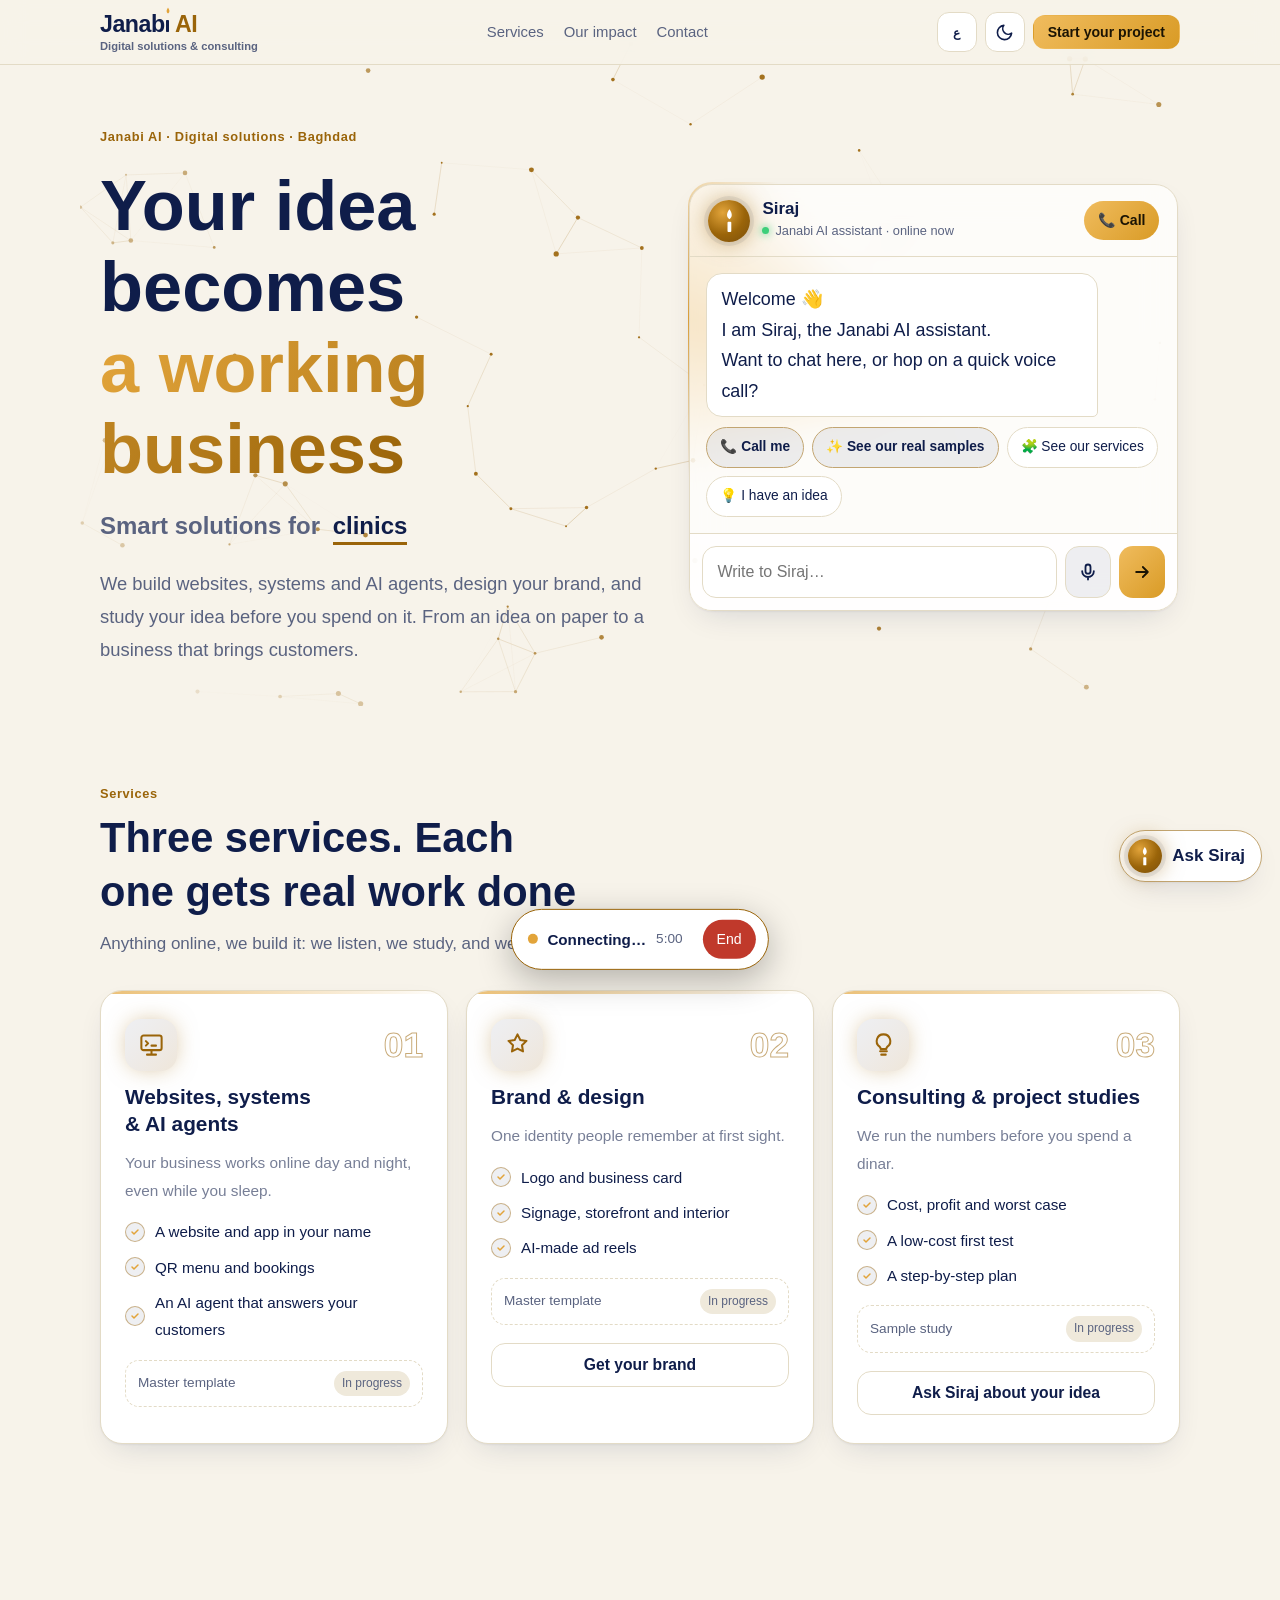
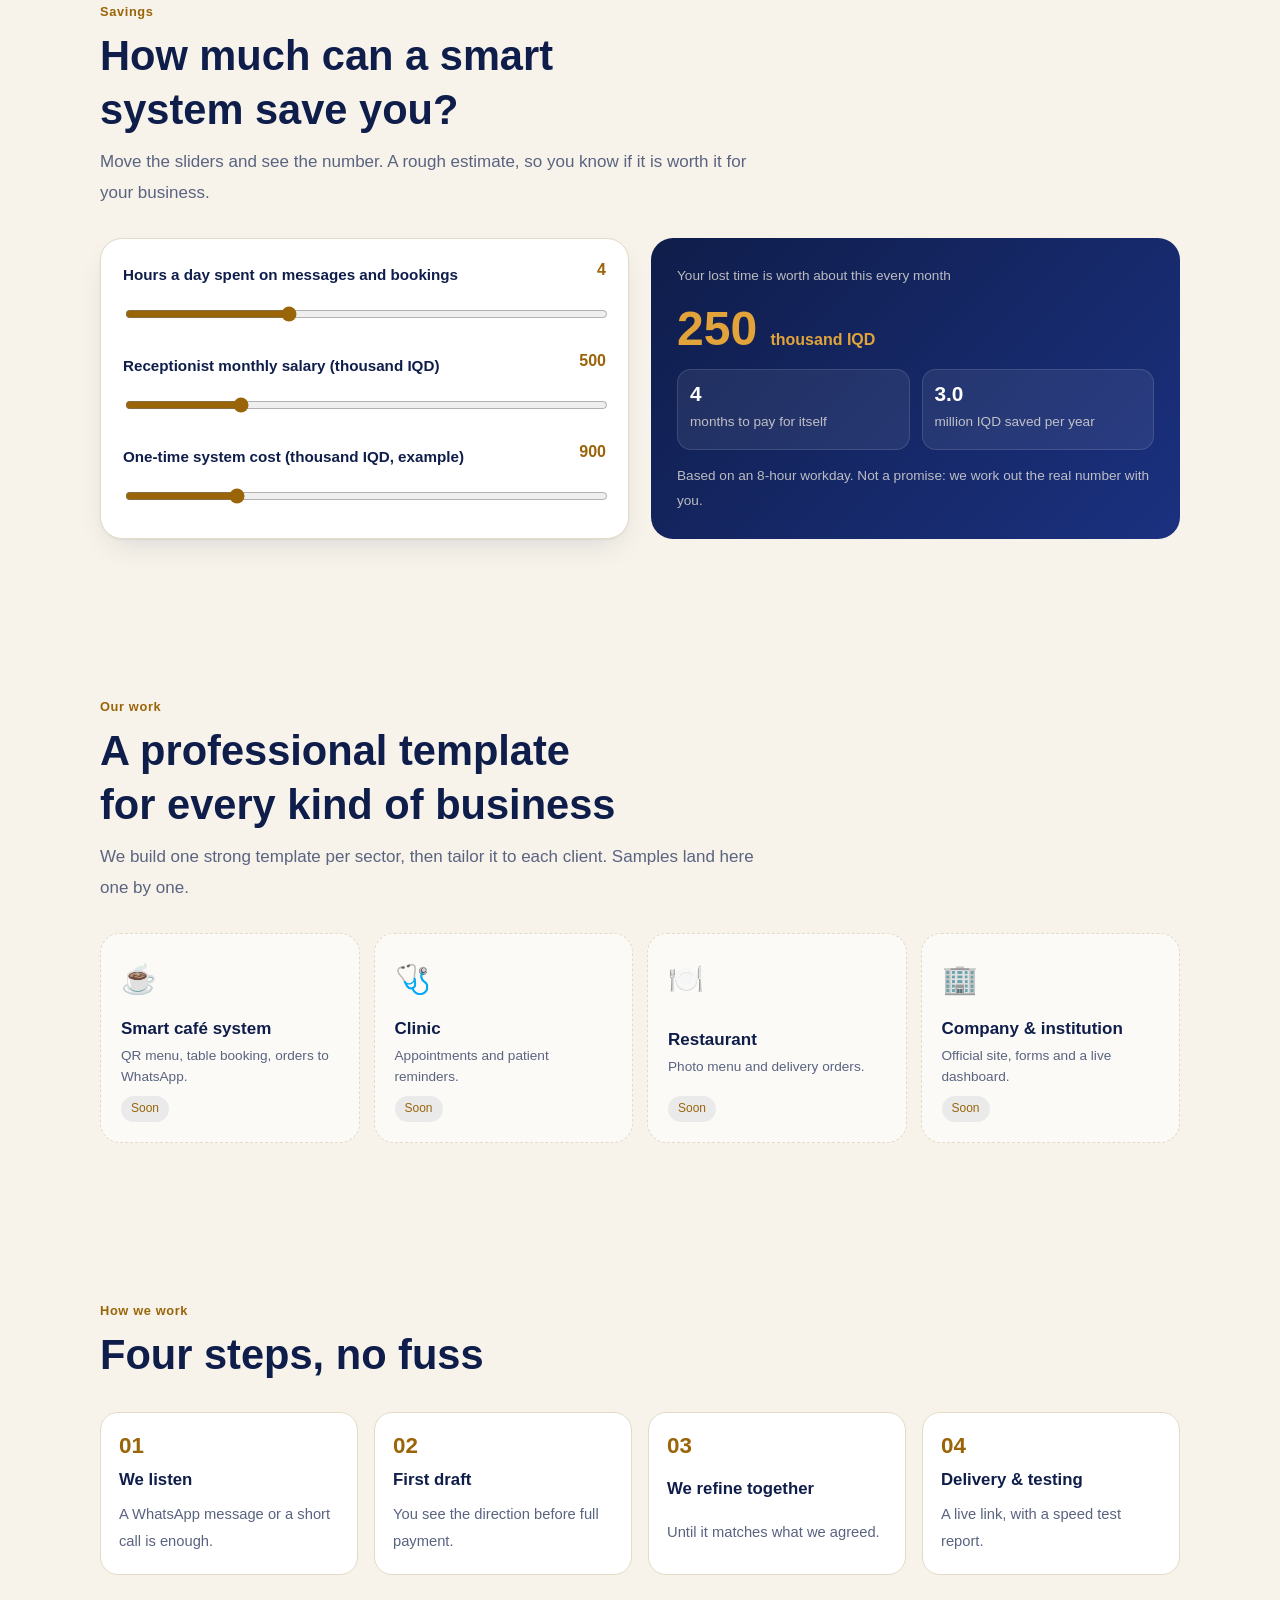
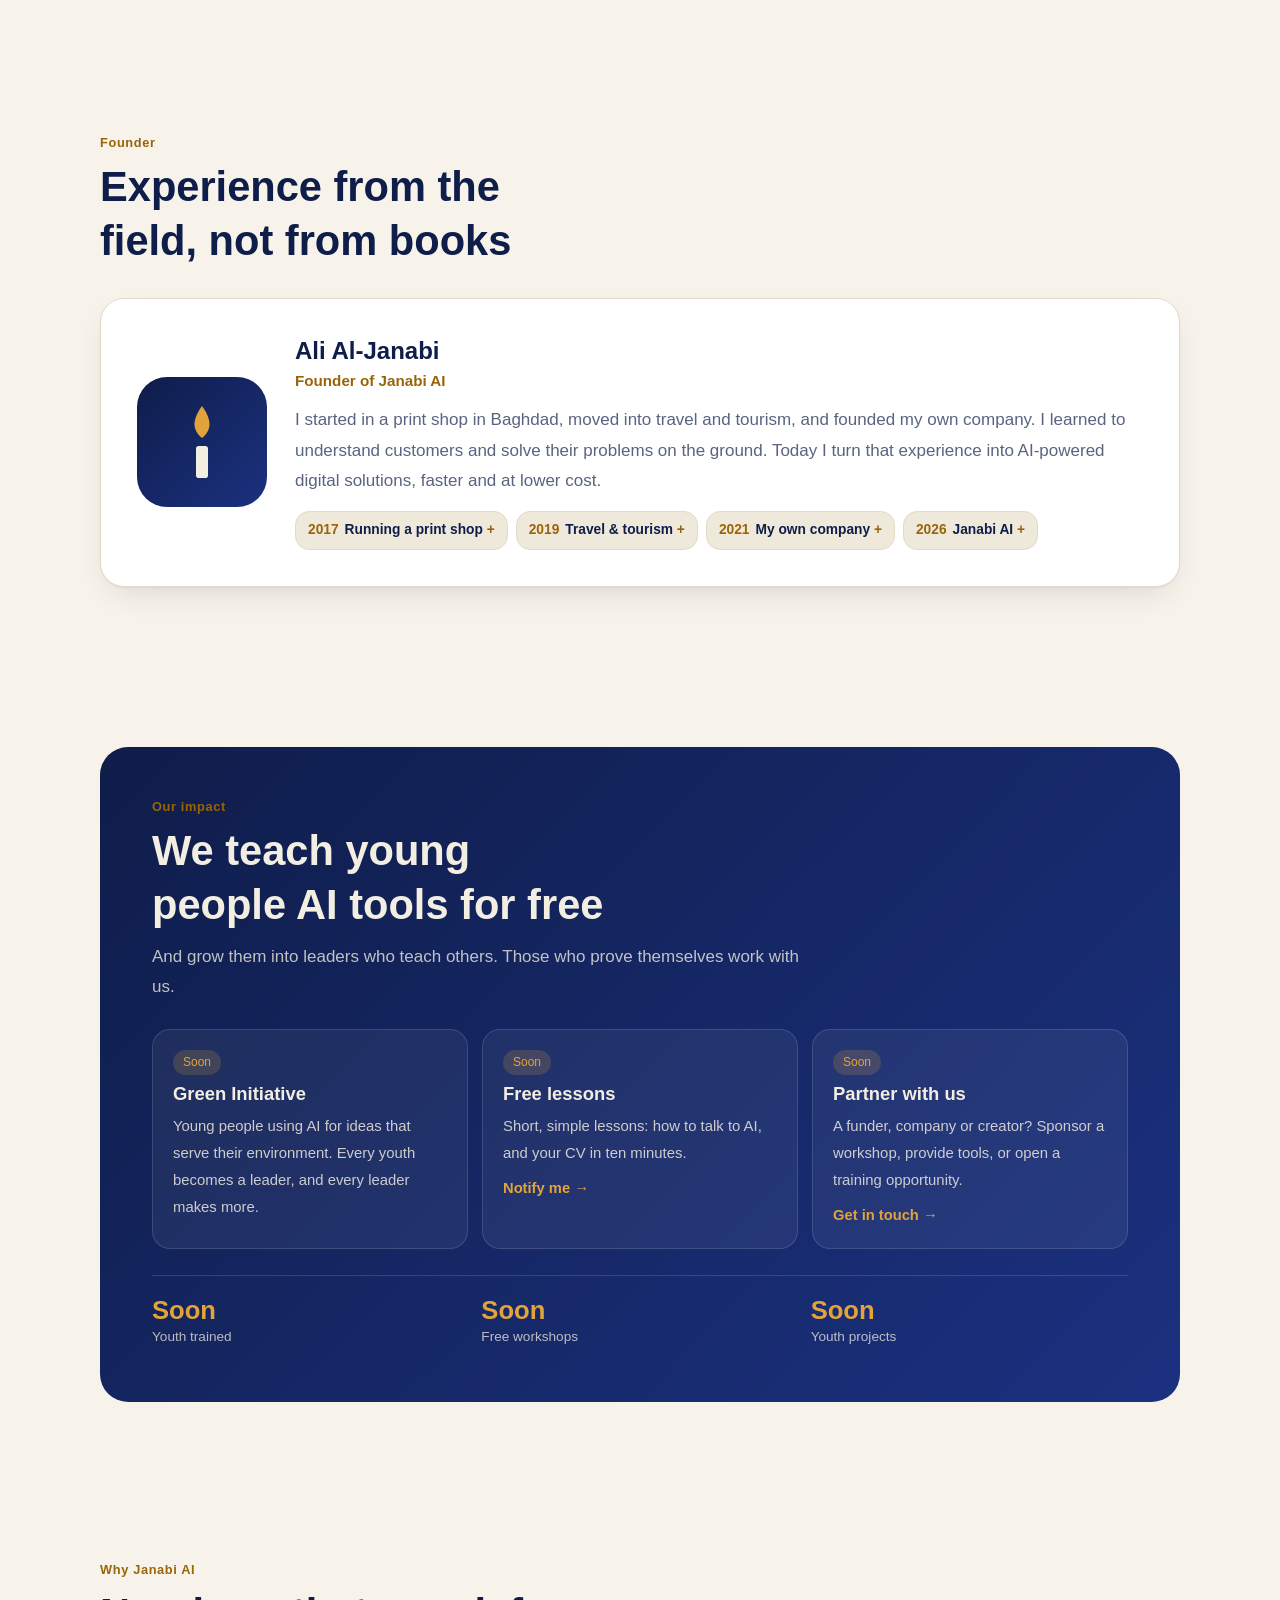
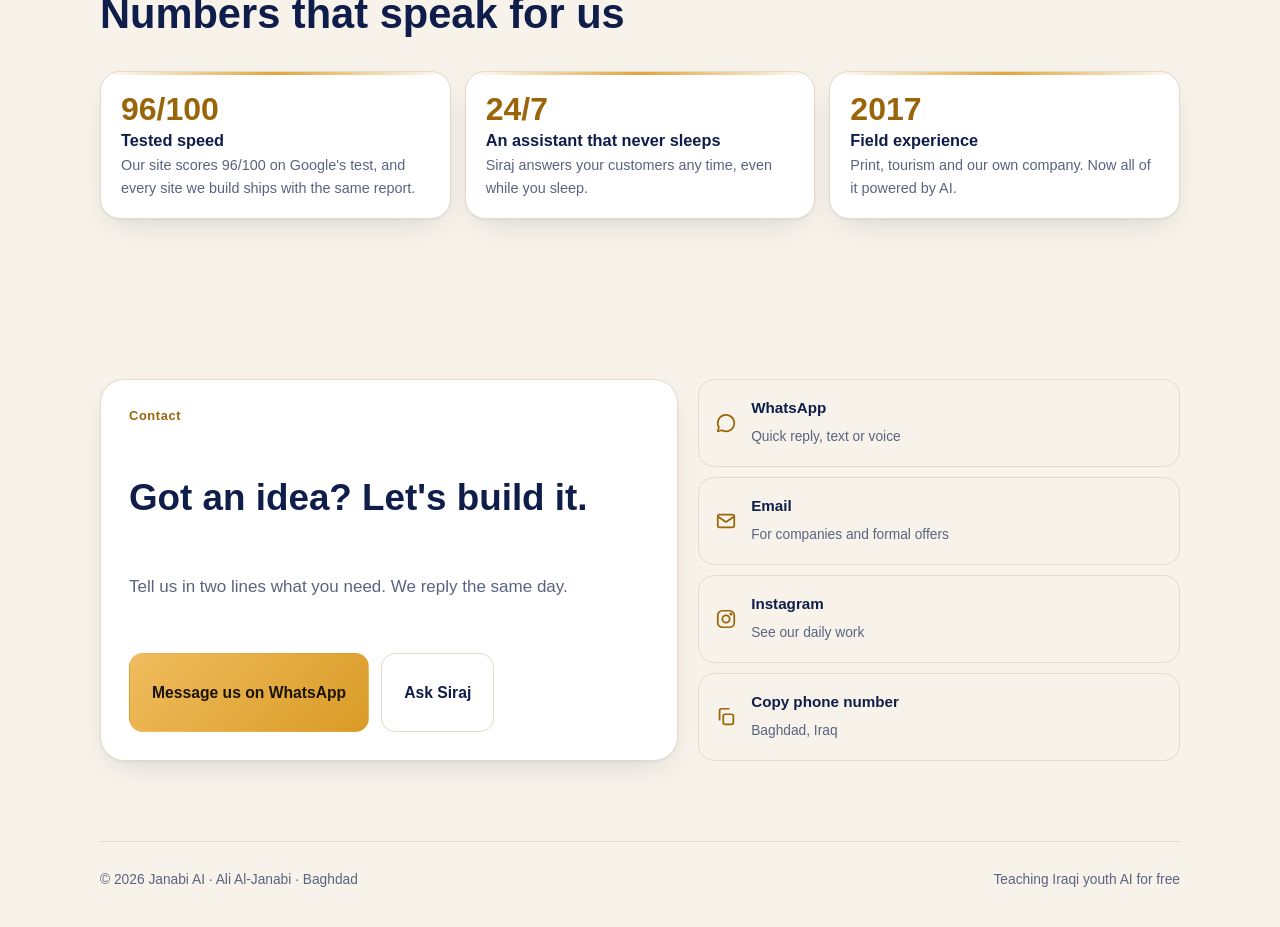
<file: archive/v7-2026-10-14/index.html>
<!doctype html>
<html lang="ar" dir="rtl">
<head>
<meta name="robots" content="noindex">
<meta charset="utf-8">
<meta name="viewport" content="width=device-width,initial-scale=1,viewport-fit=cover,interactive-widget=resizes-content">
<meta http-equiv="Content-Security-Policy" content="default-src 'self'; style-src 'self' 'unsafe-inline' https://fonts.googleapis.com; font-src https://fonts.gstatic.com; script-src 'self' 'unsafe-inline'; img-src 'self' data:; connect-src 'none'; frame-src 'self'; object-src 'none'; base-uri 'none'; form-action 'none'">
<meta name="referrer" content="strict-origin-when-cross-origin">
<title>علي الجنابي · استشارات رقمية</title>
<meta name="description" content="مواقع وأنظمة، هوية، عروض تقديمية، ومحتوى وإعلانات بالذكاء الاصطناعي. ونعلّم شباب العراق الذكاء الاصطناعي مجاناً.">
<meta property="og:title" content="علي الجنابي · استشارات رقمية">
<meta property="og:description" content="فكرتك تصير مشروع على أرض الواقع. احچيلي فكرتك بالواتساب.">
<meta property="og:type" content="website">
<meta property="og:url" content="https://janabiai.com/">
<link rel="alternate" hreflang="ar" href="https://janabiai.com/">
<link rel="alternate" hreflang="en" href="https://janabiai.com/en/">
<link rel="alternate" hreflang="x-default" href="https://janabiai.com/">
<meta property="og:image" content="https://janabiai.com/preview.jpg?v=2">
<meta property="og:image:width" content="1200">
<meta property="og:image:height" content="630">
<meta property="og:image:alt" content="علي الجنابي · استشارات رقمية · فكرتك تصير مشروع على أرض الواقع">
<meta property="og:locale" content="ar_IQ">
<meta property="og:site_name" content="علي الجنابي">
<meta name="twitter:card" content="summary_large_image">
<meta name="twitter:image" content="https://janabiai.com/preview.jpg?v=2">
<meta name="theme-color" content="#1f4fd1">
<link rel="icon" href="data:image/svg+xml,%3Csvg xmlns='http://www.w3.org/2000/svg' viewBox='0 0 40 60'%3E%3Cpath d='M20 3C27 13 26 19 20 23C14 19 13 13 20 3Z' fill='%23e3a13a'/%3E%3Crect x='12' y='28' width='16' height='29' rx='2.5' fill='none' stroke='%2313213a' stroke-width='3'/%3E%3C/svg%3E">
<link rel="preconnect" href="https://fonts.googleapis.com">
<link rel="preconnect" href="https://fonts.gstatic.com" crossorigin>
<link rel="stylesheet" href="https://fonts.googleapis.com/css2?family=Alexandria:wght@500;700;800&family=IBM+Plex+Sans+Arabic:wght@400;500;600&display=swap">
<script>try{var L=localStorage.getItem("lang");if(!L){var n=(navigator.languages&&navigator.languages[0])||navigator.language||"ar";if(!/^ar/i.test(n))location.replace("/en/")}else if(L==="en")location.replace("/en/")}catch(e){}</script>

<style>
html{direction:rtl}
:root{
  --bg:#f7f6f2; --surface:#ffffff; --tint:#eef1f5; --line:#e1e3e8; --fg:#13213a; --muted:#5d6779;
  --brand:#1f4fd1; --brand-soft:rgba(31,79,209,.08); --flame:#e3a13a; --on-brand:#ffffff;
  --band:linear-gradient(135deg,#13213a 0%,#1d3a8a 100%); --band-fg:#f4f6fb;
  --f-display:"Alexandria","IBM Plex Sans Arabic",Tahoma,sans-serif;
  --f-body:"IBM Plex Sans Arabic",Tahoma,"Segoe UI",sans-serif;
  color-scheme:light;
}
@media (prefers-color-scheme: dark){ :root:not([data-theme="light"]){
  --bg:#0f1420; --surface:#151c2b; --tint:#1b2334; --line:#263048; --fg:#e9edf5; --muted:#9aa5ba;
  --brand:#7ea2ff; --brand-soft:rgba(126,162,255,.12); --flame:#f0b24c; --on-brand:#0f1420; --band:linear-gradient(135deg,#1a2747 0%,#26408f 100%); --band-fg:#f4f6fb; color-scheme:dark } }
:root[data-theme="dark"]{
  --bg:#0f1420; --surface:#151c2b; --tint:#1b2334; --line:#263048; --fg:#e9edf5; --muted:#9aa5ba;
  --brand:#7ea2ff; --brand-soft:rgba(126,162,255,.12); --flame:#f0b24c; --on-brand:#0f1420; --band:linear-gradient(135deg,#1a2747 0%,#26408f 100%); --band-fg:#f4f6fb; color-scheme:dark }

*{box-sizing:border-box}
html{scroll-behavior:smooth;scroll-padding-top:70px;-webkit-text-size-adjust:100%;text-size-adjust:100%}
html,body{overflow-x:clip}
body{background:var(--bg);color:var(--fg);font-family:var(--f-body);font-size:17px;line-height:1.8;margin:0;padding-bottom:env(safe-area-inset-bottom,0px)}
img{max-width:100%}
.wrap{max-width:1080px;margin:0 auto;padding-inline:20px;padding-block:0 40px}
a{color:var(--brand)}
:focus-visible{outline:2px solid var(--brand);outline-offset:3px;border-radius:6px}
h1,h2,h3{font-family:var(--f-display);text-wrap:balance;margin:0;line-height:1.3}
p{margin:0}
.label{font-size:.8rem;letter-spacing:.06em;color:var(--brand);font-weight:600}
.sec{padding-block:72px;display:grid;gap:28px}
.sec-head{display:grid;gap:10px;max-width:640px}
.sec-head h2{font-size:clamp(1.7rem,4vw,2.5rem);font-weight:800}
.sec-head p{color:var(--muted)}

.top{position:sticky;top:0;z-index:5;background:color-mix(in srgb,var(--bg) 86%,transparent);backdrop-filter:blur(10px);-webkit-backdrop-filter:blur(10px);border-bottom:1px solid var(--line);padding-top:env(safe-area-inset-top,0px)}
.top-in{max-width:1080px;margin:0 auto;padding-inline:20px;padding-block:12px;display:flex;align-items:center;justify-content:space-between;gap:12px}
.brand{display:flex;align-items:center;gap:10px;font-family:var(--f-display);font-weight:700;text-decoration:none;color:var(--fg)}
.brand{position:relative;padding-inline-start:44px;align-self:stretch}
.brand svg.logo{position:absolute;inset-inline-start:0;bottom:-12px;width:34px;height:44px;overflow:hidden}
.brand svg.logo .flame{transform-box:fill-box;transform-origin:50% 100%}
.brand small{display:block;font-family:var(--f-body);font-weight:600;font-size:.74rem;color:var(--flame);line-height:1.2;margin-top:4px}
.top nav{display:flex;gap:18px;font-size:.92rem}
.top nav a{color:var(--muted);text-decoration:none}
.top nav a:hover{color:var(--fg)}
@media (max-width:680px){.top nav{display:none}}
.brand,.brand small{white-space:nowrap}
@media (max-width:400px){.top-in{padding-inline:14px;gap:8px}.acts{gap:6px!important}.top .btn.sm{padding:7px 10px;font-size:.8rem}.top .theme{width:36px;height:36px}.brand{padding-inline-start:38px}}
.btn{display:inline-flex;align-items:center;justify-content:center;gap:8px;padding:12px 22px;border-radius:12px;font-weight:600;font-size:.98rem;text-decoration:none;font-family:var(--f-body);cursor:pointer;border:1px solid transparent;white-space:nowrap;transition:transform .2s,box-shadow .2s}
.btn.main{background:var(--flame);color:#13213a}
.btn.main:hover{transform:translateY(-2px);box-shadow:0 8px 22px color-mix(in srgb,var(--flame) 40%,transparent)}
.btn.line{border-color:var(--line);color:var(--fg);background:var(--surface)}
.btn.sm{padding:8px 14px;font-size:.88rem}

.hero{padding-block:76px 60px;display:grid;gap:24px;position:relative}
.hero h1{font-size:clamp(1.8rem,8vw,4.8rem);font-weight:800;line-height:1.18}
.hero h1 .l1{white-space:nowrap}
.rot{color:var(--brand);display:inline-block;min-width:4ch}
.rot.swap{animation:swap .55s ease}
#rot{color:var(--flame)}
@keyframes swap{0%{opacity:0;transform:translateY(.35em)}100%{opacity:1;transform:none}}
.hero .sub{font-size:clamp(1.05rem,2.2vw,1.25rem);color:var(--muted);max-width:620px}
.ctas{display:flex;flex-wrap:wrap;gap:12px}
.promises{display:flex;flex-wrap:wrap;gap:10px 26px;padding-top:6px;font-size:.92rem;color:var(--muted)}
.promises span{display:flex;align-items:center;gap:8px}
.promises span::before{content:"";width:7px;height:7px;border-radius:50%;background:var(--flame)}
.rise{animation:rise .8s cubic-bezier(.2,.7,.2,1) both}
.d1{animation-delay:.08s}.d2{animation-delay:.18s}.d3{animation-delay:.3s}.d4{animation-delay:.42s}
@keyframes rise{from{opacity:0;transform:translateY(18px)}to{opacity:1;transform:none}}
.flame{transform-origin:50% 100%;animation:flick 3.4s ease-in-out infinite}
@keyframes flick{0%,100%{transform:scale(1)}45%{transform:scale(1.07,.95) rotate(-2deg)}75%{transform:scale(.96,1.05) rotate(2deg)}}

.strip{border-block:1px solid var(--line);overflow:hidden;padding-block:14px;-webkit-mask-image:linear-gradient(90deg,transparent,#000 10%,#000 90%,transparent);mask-image:linear-gradient(90deg,transparent,#000 10%,#000 90%,transparent)}
.strip-in{display:flex;gap:40px;width:max-content;animation:slide 38s linear infinite;font-family:var(--f-display);font-weight:700;color:var(--muted);font-size:1.05rem}
.strip-in span{display:flex;align-items:center;gap:40px}
.strip-in span::after{content:"✦";color:var(--flame);font-size:.8rem}
@keyframes slide{to{transform:translateX(50%)}}

.caps{display:grid;grid-template-columns:repeat(2,minmax(0,1fr));gap:16px}
@media (max-width:720px){.caps{grid-template-columns:1fr}}
.group{grid-column:1/-1;display:flex;align-items:center;gap:12px;padding-top:18px;font-family:var(--f-display);font-weight:700;color:var(--muted);font-size:.95rem}
.group::after{content:"";flex:1;height:1px;background:var(--line)}
.cap{background:var(--surface);border:1px solid var(--line);border-radius:20px;padding:24px 22px;display:grid;gap:10px;box-shadow:0 1px 2px rgba(19,33,58,.04),0 8px 24px rgba(19,33,58,.05);align-content:start;min-width:0;transition:transform .25s,border-color .25s,box-shadow .25s}
.cap.wide{grid-column:1/-1}
.cap:hover{transform:translateY(-4px);border-color:var(--brand);box-shadow:0 14px 30px -18px var(--brand)}
.cap .top-row{display:flex;justify-content:space-between;align-items:center}
.cap .n{font-family:var(--f-display);font-weight:800;color:var(--brand);font-size:.95rem}
.cap svg{width:30px;height:30px;stroke:var(--brand);fill:none;stroke-width:1.7;stroke-linecap:round;stroke-linejoin:round}
.cap h3{font-size:1.3rem;font-weight:700}
.cap p{color:var(--muted);font-size:.97rem}
.cap .jbtn{margin-top:6px}
.cap .ex{font-size:.9rem;color:var(--fg);background:var(--tint);border-radius:10px;padding:10px 12px}
.chips{display:flex;flex-wrap:wrap;gap:6px}
.chips span{font-size:.8rem;padding:3px 10px;border-radius:999px;background:var(--brand-soft);color:var(--brand)}

@supports (animation-timeline: view()){
  .reveal{animation:rise linear both;animation-timeline:view();animation-range:entry 0% entry 40%}
}
@media (prefers-reduced-motion:reduce){.rise,.reveal,.flame,.strip-in,.rot.swap{animation:none!important}html{scroll-behavior:auto}}

.steps{list-style:none;margin:0;padding:0;display:grid;grid-template-columns:repeat(auto-fit,minmax(200px,1fr));gap:16px;counter-reset:s}
.steps li{counter-increment:s;border-top:2px solid var(--line);padding-top:16px;display:grid;gap:6px}
.steps li:first-child{border-top-color:var(--brand)}
.steps li::before{content:"0" counter(s);font-family:var(--f-display);font-weight:800;color:var(--brand);font-size:1.1rem}
.steps b{font-family:var(--f-display);font-weight:700;font-size:1.05rem}
.steps span{color:var(--muted);font-size:.93rem}

.bot{background:var(--surface);border:1px solid var(--line);border-radius:18px;overflow:hidden;display:grid;max-width:760px}
.bot-head{display:flex;align-items:center;gap:12px;padding:14px 18px;border-bottom:1px solid var(--line)}
.dot{width:38px;height:38px;border-radius:50%;background:var(--brand-soft);display:grid;place-items:center}
.dot svg{width:15px;height:23px}
.bot-head b{font-family:var(--f-display)} .bot-head small{display:block;color:var(--muted);font-size:.8rem}
.thread{padding:18px;display:grid;gap:10px;min-height:150px;background:var(--tint)}
.msg{max-width:85%;padding:10px 14px;border-radius:14px;font-size:.95rem;line-height:1.7;animation:rise .35s ease both}
.msg.me{justify-self:start;background:var(--brand);color:var(--on-brand);border-bottom-right-radius:4px}
.msg.ai{justify-self:end;background:var(--surface);border:1px solid var(--line);border-bottom-left-radius:4px}
.qs{display:flex;flex-wrap:wrap;gap:8px;padding:16px 18px}
.q{font:inherit;font-size:.86rem;padding:7px 14px;border-radius:999px;background:var(--surface);color:var(--fg);border:1px solid var(--line);cursor:pointer}
.q:hover{border-color:var(--brand);color:var(--brand)}

.cta-band{background:var(--band);color:var(--band-fg);border-radius:24px;padding:clamp(26px,5vw,52px);display:grid;gap:18px}
.cta-band .label{color:var(--flame)}
.cta-band h2{font-size:clamp(1.8rem,5vw,3rem);font-weight:800}
.num{font-family:var(--f-display);font-weight:700;font-size:clamp(1.3rem,4vw,1.8rem);direction:ltr;unicode-bidi:isolate;user-select:all;-webkit-user-select:all;letter-spacing:.02em}
.row{display:flex;flex-wrap:wrap;gap:12px;align-items:center}
.cta-band .btn.line{background:transparent;color:var(--band-fg);border-color:rgba(244,246,251,.35)}
.cta-band .btn.main{background:var(--flame);color:#1a1205}
.note{font-size:.85rem;opacity:.75;min-height:1.4em}
footer{border-top:1px solid var(--line);padding-block:24px;display:flex;justify-content:space-between;flex-wrap:wrap;gap:8px;font-size:.85rem;color:var(--muted)}

.jbtn{justify-self:start;display:inline-flex;align-items:center;gap:8px;background:var(--brand-soft);color:var(--brand);border:0;border-radius:12px;padding:10px 16px;font:600 .95rem var(--f-body);cursor:pointer}
.jbtn svg{width:16px;height:16px;fill:none;stroke:currentColor;stroke-width:2.4;stroke-linecap:round;stroke-linejoin:round;transition:transform .35s ease}
.cap.open .jbtn svg{transform:rotate(-90deg)}
.journey{display:grid;grid-template-rows:0fr;transition:grid-template-rows .5s ease}
.cap.open .journey{grid-template-rows:1fr}
.journey>div{overflow:hidden}
.jsteps{list-style:none;margin:0;padding:12px 8px 4px 0;position:relative}
.rail{position:absolute;right:28.5px;top:34px;bottom:34px;width:3px;background:var(--line);border-radius:2px}
.rail i{position:absolute;inset:0 0 auto 0;height:0;background:var(--flame);box-shadow:0 0 8px color-mix(in srgb,var(--flame) 60%,transparent);border-radius:2px;transition:height 3.8s cubic-bezier(.4,0,.2,1)}
.cap.play .rail i{height:100%}
.jstep{display:flex;gap:16px;align-items:flex-start;padding:10px 0;opacity:0;transform:translateY(10px);transition:opacity .8s ease,transform .8s ease}
.cap.play .jstep{opacity:1;transform:none}
.cap.play .jstep:nth-child(2){transition-delay:.2s}
.cap.play .jstep:nth-child(3){transition-delay:1.2s}
.cap.play .jstep:nth-child(4){transition-delay:2.2s}
.cap.play .jstep:nth-child(5){transition-delay:3.2s}
.ic{flex:none;width:44px;height:44px;border-radius:14px;background:var(--surface);border:1.5px solid var(--line);display:grid;place-items:center;color:var(--brand);position:relative;z-index:1}
.cap .ic svg{width:22px;height:22px;stroke:currentColor;fill:none;stroke-width:2}
.jstep:last-child .ic{background:var(--brand);color:var(--on-brand);border-color:var(--brand);box-shadow:0 0 0 6px var(--brand-soft)}
.jstep b{display:block;font-family:var(--f-display);font-weight:700;font-size:1rem;margin-top:2px}
.jstep small{display:block;color:var(--muted);font-size:.9rem;line-height:1.6}
.jfoot{display:flex;justify-content:flex-start;align-items:center;gap:12px;flex-wrap:wrap;border-top:1px dashed var(--line);margin-top:10px;padding-top:14px}
.jfoot a{background:var(--brand);color:var(--on-brand);text-decoration:none;border-radius:12px;padding:9px 16px;font-weight:600;font-size:.95rem}
.replay{background:none;border:0;color:var(--muted);font:500 .88rem var(--f-body);cursor:pointer;text-decoration:underline;text-underline-offset:4px}
@media (prefers-reduced-motion:reduce){.journey,.jstep,.rail i,.jbtn svg{transition:none!important}}

#services{position:relative;overflow:hidden}
#services>*:not(.bigcandle){position:relative;z-index:1}
.bigcandle{position:absolute;left:0;top:40px;width:110px;height:auto;color:color-mix(in srgb,var(--fg) 12%,transparent);pointer-events:none;-webkit-mask-image:linear-gradient(#000 45%,transparent 80%);mask-image:linear-gradient(#000 45%,transparent 80%)}
.bigcandle path.flame{fill:var(--flame);opacity:.9;transform-box:fill-box;transform-origin:50% 100%}
@media (max-width:719px){.bigcandle{width:78px;left:-14px;top:30px}}
@media (min-width:720px){.bigcandle{width:150px;left:3%}}
.cap .top-row{flex-direction:row}
.badge{width:48px;height:48px;border-radius:14px;display:grid;place-items:center;background:linear-gradient(135deg,var(--brand-soft),color-mix(in srgb,var(--flame) 14%,transparent))}
.cap .badge svg{width:26px;height:26px;stroke:var(--brand)}
.cap .jstep:nth-child(2) .ic{color:var(--brand)}
.cap .jstep:nth-child(3) .ic{color:color-mix(in srgb,var(--brand) 65%,var(--flame))}
.cap .jstep:nth-child(4) .ic{color:color-mix(in srgb,var(--brand) 35%,var(--flame))}
.cap .jstep:last-child .ic{background:linear-gradient(135deg,var(--brand),var(--flame));border:0;color:#fff;box-shadow:0 0 0 6px color-mix(in srgb,var(--flame) 16%,transparent)}
.btn,.jbtn,.q,.replay,.jfoot a,.cap h3,.group,.brand{-webkit-user-select:none;user-select:none;-webkit-tap-highlight-color:transparent}

.rail{display:none!important}
.jstep{position:relative}
.jstep:not(:last-child)::after{content:"";position:absolute;right:20.5px;top:56px;bottom:-8px;width:3px;border-radius:3px;background:var(--flame);box-shadow:0 0 8px color-mix(in srgb,var(--flame) 55%,transparent);transform:scaleY(0);transform-origin:top;transition:transform .6s ease}
.cap.play .jstep::after{transform:scaleY(1)}
.cap.play .jstep:nth-child(2)::after{transition-delay:.7s}
.cap.play .jstep:nth-child(3)::after{transition-delay:1.7s}
.cap.play .jstep:nth-child(4)::after{transition-delay:2.7s}

.acts{display:flex;align-items:center;gap:8px}
.theme{width:40px;height:40px;border-radius:12px;border:1px solid var(--line);background:var(--surface);color:var(--fg);display:grid;place-items:center;cursor:pointer;padding:0}
.theme svg{width:20px;height:20px;fill:none;stroke:currentColor;stroke-width:2;stroke-linecap:round;stroke-linejoin:round}
.theme,.acts{-webkit-user-select:none;user-select:none;-webkit-tap-highlight-color:transparent}
/* press glow */
.press{animation:press .6s ease-out}
@keyframes press{0%{box-shadow:0 0 0 0 color-mix(in srgb,var(--flame) 70%,transparent),0 0 18px color-mix(in srgb,var(--flame) 60%,transparent)}100%{box-shadow:0 0 0 14px transparent,0 0 0 transparent}}
/* steps light up when the gold line reaches them */
.jstep b{color:var(--muted)}
@keyframes litb{to{color:var(--fg)}}
.jstep .ic{filter:grayscale(1);opacity:.55}
.cap .jstep:last-child .ic{background:var(--surface);border:1.5px solid var(--line);color:var(--muted);box-shadow:none}
@keyframes lit{to{filter:none;opacity:1;border-color:var(--flame);box-shadow:0 0 0 4px color-mix(in srgb,var(--flame) 14%,transparent),0 0 14px color-mix(in srgb,var(--flame) 35%,transparent)}}
@keyframes litlast{to{filter:none;opacity:1;background:var(--flame);border-color:var(--flame);color:#fff;box-shadow:0 0 0 6px color-mix(in srgb,var(--flame) 18%,transparent),0 0 22px color-mix(in srgb,var(--flame) 55%,transparent)}}
.cap.play .jstep .ic{animation:lit .5s ease forwards}
.cap.play .jstep:last-child .ic{animation-name:litlast}
.cap.play .jstep:nth-child(2) .ic{animation-delay:.3s}
.cap.play .jstep:nth-child(3) .ic{animation-delay:1.3s}
.cap.play .jstep:nth-child(4) .ic{animation-delay:2.3s}
.cap.play .jstep:nth-child(5) .ic{animation-delay:3.3s}
.cap.play .jstep b{animation:litb .5s ease forwards}
.cap.play .jstep:nth-child(2) b{animation-delay:.3s}
.cap.play .jstep:nth-child(3) b{animation-delay:1.3s}
.cap.play .jstep:nth-child(4) b{animation-delay:2.3s}
.cap.play .jstep:nth-child(5) b{animation-delay:3.3s}
@media (prefers-reduced-motion:reduce){.press{animation:none}.cap.play .jstep .ic{animation-duration:.01s;animation-delay:0s!important}}
.lang{font:700 .8rem var(--f-display);letter-spacing:.04em}
.paths{display:grid;grid-template-columns:repeat(2,minmax(0,1fr));gap:12px;max-width:680px}
.pathcard{display:grid;gap:2px;padding:16px 18px;border-radius:16px;background:var(--surface);border:1px solid var(--line);text-decoration:none;color:var(--fg);transition:transform .2s,border-color .2s;min-width:0}
.pathcard:hover{transform:translateY(-2px);border-color:var(--brand)}
.pathcard b{font-family:var(--f-display);font-size:1.15rem}
.pathcard span{color:var(--brand);font-weight:600;font-size:.93rem}
.pathcard.young{background:color-mix(in srgb,var(--flame) 10%,var(--surface));border-color:color-mix(in srgb,var(--flame) 40%,var(--line))}
.pathcard.young span{color:color-mix(in srgb,var(--flame) 70%,var(--fg))}
.pathcard.young:hover{border-color:var(--flame)}
@media (max-width:520px){.paths{grid-template-columns:1fr}}
.bridge-line{display:flex;align-items:center;gap:10px;font-family:var(--f-display);font-weight:700;font-size:1.02rem;color:color-mix(in srgb,var(--flame) 75%,var(--fg))}
/* youth line in hero */
.youth-line{display:inline-flex;align-items:center;gap:10px;justify-self:start;max-width:100%;padding:8px 14px;border-radius:999px;background:color-mix(in srgb,var(--flame) 12%,transparent);color:var(--fg);text-decoration:none;font-weight:600;font-size:.95rem;line-height:1.6}
.youth-line:hover{background:color-mix(in srgb,var(--flame) 22%,transparent)}
.spark{flex:none;width:8px;height:8px;border-radius:50%;background:var(--flame);box-shadow:0 0 10px var(--flame)}
/* youth section */
.youth{background:var(--band);color:var(--band-fg);border-radius:24px;padding:clamp(24px,5vw,48px);display:grid;gap:26px;position:relative;overflow:hidden}
.youth .label{color:var(--flame)}
.youth .rot{color:var(--flame)}
.btn.young-btn{background:color-mix(in srgb,var(--flame) 12%,var(--surface));border-color:color-mix(in srgb,var(--flame) 50%,var(--line));color:var(--fg);white-space:normal;text-align:start}
.btn.young-btn:hover{border-color:var(--flame);transform:translateY(-2px)}
.youth .sec-head p{color:color-mix(in srgb,var(--band-fg) 78%,transparent)}
.path{list-style:none;margin:0;padding:0;display:grid;grid-template-columns:repeat(3,minmax(0,1fr));gap:12px;counter-reset:p}
.path li{counter-increment:p;display:grid;gap:2px;padding:14px 16px;border-radius:14px;background:rgba(255,255,255,.07);border:1px solid rgba(255,255,255,.14);position:relative}
.path li::before{content:counter(p);font-family:var(--f-display);font-weight:800;color:var(--flame);font-size:.95rem}
.path li:last-child{background:color-mix(in srgb,var(--flame) 22%,transparent);border-color:color-mix(in srgb,var(--flame) 55%,transparent)}
.path b{font-family:var(--f-display);font-size:1.1rem}
.path span{font-size:.88rem;opacity:.8}
.ycards{display:grid;grid-template-columns:repeat(3,minmax(0,1fr));gap:14px}
.ycard{background:var(--surface);color:var(--fg);border-radius:18px;padding:20px;display:grid;gap:8px;align-content:start;min-width:0}
.ycard h3{font-size:1.2rem;font-weight:700}
.ycard p{color:var(--muted);font-size:.93rem}
.soon{justify-self:start;font-size:.75rem;font-weight:600;padding:2px 10px;border-radius:999px;background:var(--tint);color:var(--muted)}
.soon.free{background:color-mix(in srgb,var(--flame) 18%,transparent);color:var(--fg)}
.ybtn{justify-self:start;margin-top:4px;background:var(--brand-soft);color:var(--brand);text-decoration:none;border-radius:12px;padding:9px 14px;font-weight:600;font-size:.92rem}
.partner{display:flex;flex-wrap:wrap;align-items:center;justify-content:space-between;gap:14px;padding-top:20px;border-top:1px dashed rgba(255,255,255,.25)}
.partner b{font-family:var(--f-display);font-size:1.15rem}
.partner p{opacity:.8;font-size:.95rem}
.partner .btn.main{background:var(--flame);color:#1a1205}
@media (max-width:760px){.path,.ycards{grid-template-columns:1fr}}
a.lang{text-decoration:none}
</style>
<script>try{var t=localStorage.getItem('theme');if(t==='dark'||t==='light')document.documentElement.dataset.theme=t}catch(e){}</script>



<header class="top">
  <div class="top-in">
    <a class="brand" href="#top">
      <svg class="logo" viewBox="0 0 40 52" aria-hidden="true"><path class="flame" d="M20 3C27 13 26 19 20 23C14 19 13 13 20 3Z" fill="var(--flame)"/><line x1="20" y1="23" x2="20" y2="28" stroke="var(--fg)" stroke-width="2"/><rect x="11" y="28" width="18" height="40" rx="3" fill="none" stroke="var(--fg)" stroke-width="2"/></svg>
      <span>علي الجنابي<small>استشارات رقمية</small></span>
    </a>
    <nav aria-label="أقسام الموقع">
      <a href="#services">الخدمات</a><a href="#process">طريقة الشغل</a><a href="#youth">شباب العراق</a><a href="#contact">تواصل</a>
    </nav>
    <div class="acts">
      <a class="theme lang" id="lang" href="/en/" hreflang="en" lang="en" aria-label="English" title="English" onclick="try{localStorage.setItem('lang','en')}catch(e){}">EN</a>
      <button class="theme" id="theme" type="button" aria-label="الوضع الليلي"></button>
      <a class="btn main sm" href="https://wa.me/9647715110011" target="_blank" rel="noopener noreferrer">ابدأ مشروعك</a>
    </div>
  </div>
</header>

<main class="wrap" id="top">
  <section class="hero">
    <h1 class="rise d2"><span class="l1">فكرتك تصير <span class="rot" id="rot">مشروع</span></span><br>على أرض الواقع</h1>
    <p class="sub rise d3">نرتب فكرتك، ونسلمك شغل جاهز وواضح.</p>
    <div class="ctas rise d4">
      <a class="btn main" href="https://wa.me/9647715110011" target="_blank" rel="noopener noreferrer">احچيلي فكرتك</a>
      <a class="btn young-btn" href="#youth"><span class="spark" aria-hidden="true"></span>مساحة الشباب: ابدأ رحلتك مع الذكاء الاصطناعي ←</a>
    </div>
  </section>

  <section class="sec" id="services">
    <svg class="bigcandle" viewBox="0 0 160 360" aria-hidden="true"><defs><radialGradient id="glow" cx="50%" cy="60%" r="50%"><stop offset="0" stop-color="var(--flame)" stop-opacity=".55"/><stop offset="1" stop-color="var(--flame)" stop-opacity="0"/></radialGradient></defs><circle cx="80" cy="62" r="62" fill="url(#glow)"/><path class="flame" d="M80 14C98 40 96 58 80 70C64 58 62 40 80 14Z" fill="var(--flame)"/><line x1="80" y1="70" x2="80" y2="84" stroke="currentColor" stroke-width="4"/><rect x="44" y="84" width="72" height="300" rx="10" fill="none" stroke="currentColor" stroke-width="5"/></svg>
    <div class="sec-head reveal">
      <span class="label">الخدمات</span>
      <h2>شنو نكدر نسويلك؟</h2>
      <p>اضغط على أي خدمة وشوف شلون نشتغلها.</p>
    </div>
    <div class="caps">
      <div class="group">لشركتك ومحلك</div>
      <article class="cap reveal">
        <div class="top-row"><span class="badge"><svg viewBox="0 0 30 30" aria-hidden="true"><rect x="3" y="5" width="24" height="18" rx="2"/><path d="M3 10h24M8 15h8M8 19h12"/></svg></span><span class="n">01</span></div>
        <h3>موقع ونظام حجوزات</h3>
        <p>موقع يعرّف بشغلك، ونظام يسجّل زبائنك ومواعيدك ويوصلك كلشي مرتب.</p>
        <button class="jbtn" type="button" aria-expanded="false" aria-controls="j1">شوف شلون نشتغلها <svg viewBox="0 0 24 24" aria-hidden="true"><path d="M15 6l-6 6 6 6"/></svg></button>
        <div class="journey" id="j1"><div>
          <ol class="jsteps"><span class="rail" aria-hidden="true"><i></i></span>
            <li class="jstep"><span class="ic"><svg viewBox="0 0 24 24" aria-hidden="true"><path d="M21 12a8 8 0 0 1-11.6 7.1L4 20l1-4.6A8 8 0 1 1 21 12z"/></svg></span><div><b>تحچيلي شنو تشتغل</b><small>وشنو تريد الزبون يسوي من يفتح الموقع.</small></div></li>
            <li class="jstep"><span class="ic"><svg viewBox="0 0 24 24" aria-hidden="true"><rect x="3" y="3" width="7" height="7" rx="1.5"/><rect x="14" y="3" width="7" height="7" rx="1.5"/><rect x="3" y="14" width="7" height="7" rx="1.5"/><path d="M14 17.5h7M17.5 14v7"/></svg></span><div><b>نرتب الصفحات والتسجيل</b><small>الخدمات، الصور، زر واتساب، ورابط حجز.</small></div></li>
            <li class="jstep"><span class="ic"><svg viewBox="0 0 24 24" aria-hidden="true"><rect x="7" y="2" width="10" height="20" rx="2"/><path d="M11 18h2"/></svg></span><div><b>تجربه من موبايلك</b><small>قبل ما ينزل، وتعدّل اللي تريده.</small></div></li>
            <li class="jstep"><span class="ic"><svg viewBox="0 0 24 24" aria-hidden="true"><path d="M20 6L9 17l-5-5"/></svg></span><div><b>ينزل باسمك</b><small>رابط شغال ومفحوص، وكل حجز يوصلك بجدول واحد.</small></div></li>
          </ol>
          <div class="jfoot"><a href="https://wa.me/9647715110011" target="_blank" rel="noopener noreferrer">ابدأ موقعك</a></div>
        </div></div>
      </article>
      <article class="cap reveal">
        <div class="top-row"><span class="badge"><svg viewBox="0 0 30 30" aria-hidden="true"><path d="M7 3h12l5 5v19H7z"/><path d="M19 3v5h5M11 14h9M11 18h9M11 22h6"/></svg></span><span class="n">02</span></div>
        <h3>شعار وهوية ومطبوعات</h3>
        <p>ألوان وشعار يمشون بكل شغلك، وتصاميم جاهزة للطباعة.</p>
        <button class="jbtn" type="button" aria-expanded="false" aria-controls="j2">شوف شلون نشتغلها <svg viewBox="0 0 24 24" aria-hidden="true"><path d="M15 6l-6 6 6 6"/></svg></button>
        <div class="journey" id="j2"><div>
          <ol class="jsteps"><span class="rail" aria-hidden="true"><i></i></span>
            <li class="jstep"><span class="ic"><svg viewBox="0 0 24 24" aria-hidden="true"><circle cx="9" cy="8" r="3.5"/><path d="M2 20c0-3.5 3-6 7-6s7 2.5 7 6M16 4a3.5 3.5 0 0 1 0 7M18 14c2.4.6 4 2.8 4 6"/></svg></span><div><b>نفهم شغلك</b><small>منو زبونك، وشنو يميزك عن غيرك.</small></div></li>
            <li class="jstep"><span class="ic"><svg viewBox="0 0 24 24" aria-hidden="true"><path d="M12 22a10 10 0 1 1 10-10c0 2.8-2.2 4-4 4h-2a2 2 0 0 0-1.5 3.3A1.6 1.6 0 0 1 12 22z"/><circle cx="7.5" cy="10.5" r="1"/><circle cx="12" cy="7" r="1"/><circle cx="16.5" cy="10.5" r="1"/></svg></span><div><b>نختار شعارك وألوانك</b><small>هوية وحدة تعرفك بيها الناس.</small></div></li>
            <li class="jstep"><span class="ic"><svg viewBox="0 0 24 24" aria-hidden="true"><rect x="3" y="3" width="7" height="7" rx="1.5"/><rect x="14" y="3" width="7" height="7" rx="1.5"/><rect x="3" y="14" width="7" height="7" rx="1.5"/><path d="M14 17.5h7M17.5 14v7"/></svg></span><div><b>نطبقها على كل شي</b><small>بطاقة، منيو، بروشور، أو ملزمة.</small></div></li>
            <li class="jstep"><span class="ic"><svg viewBox="0 0 24 24" aria-hidden="true"><path d="M20 6L9 17l-5-5"/></svg></span><div><b>ملفات جاهزة للمطبعة</b><small>بدقة عالية، ونسخة للسوشيال.</small></div></li>
          </ol>
          <div class="jfoot"><a href="https://wa.me/9647715110011" target="_blank" rel="noopener noreferrer">ابدأ هويتك</a></div>
        </div></div>
      </article>
      <div class="group">لصفحتك وإعلاناتك</div>
      <article class="cap reveal">
        <div class="top-row"><span class="badge"><svg viewBox="0 0 30 30" aria-hidden="true"><rect x="8" y="2" width="14" height="26" rx="3"/><path d="M13 12l5 3-5 3z"/></svg></span><span class="n">03</span></div>
        <h3>إعلان فيديو بلا تصوير</h3>
        <p>ريل قصير يشد من أول ثانية، بالذكاء الاصطناعي.</p>
        <button class="jbtn" type="button" aria-expanded="false" aria-controls="j3">شوف شلون نشتغلها <svg viewBox="0 0 24 24" aria-hidden="true"><path d="M15 6l-6 6 6 6"/></svg></button>
        <div class="journey" id="j3"><div>
          <ol class="jsteps"><span class="rail" aria-hidden="true"><i></i></span>
            <li class="jstep"><span class="ic"><svg viewBox="0 0 24 24" aria-hidden="true"><path d="M20 12l-8 8-9-9V3h8z"/><circle cx="7.5" cy="7.5" r="1"/></svg></span><div><b>تگلي شنو تبيع</b><small>المنتج، السعر، والعرض.</small></div></li>
            <li class="jstep"><span class="ic"><svg viewBox="0 0 24 24" aria-hidden="true"><path d="M12 20h9M16.5 3.5a2.1 2.1 0 0 1 3 3L7 19l-4 1 1-4z"/></svg></span><div><b>نكتب أول ثانية</b><small>الجملة اللي توقف الناس عن التمرير.</small></div></li>
            <li class="jstep"><span class="ic"><svg viewBox="0 0 24 24" aria-hidden="true"><rect x="3" y="6" width="13" height="12" rx="2"/><path d="M16 10l5-3v10l-5-3"/></svg></span><div><b>نسوي المشاهد والصوت</b><small>بلا كاميرا ولا ممثلين.</small></div></li>
            <li class="jstep"><span class="ic"><svg viewBox="0 0 24 24" aria-hidden="true"><path d="M20 6L9 17l-5-5"/></svg></span><div><b>ريل جاهز للنشر</b><small>بمقاس إنستغرام وتيك توك.</small></div></li>
          </ol>
          <div class="jfoot"><a href="https://wa.me/9647715110011" target="_blank" rel="noopener noreferrer">ابدأ إعلانك</a></div>
        </div></div>
      </article>
      <article class="cap reveal">
        <div class="top-row"><span class="badge"><svg viewBox="0 0 30 30" aria-hidden="true"><path d="M4 12v6l15 6V6z"/><path d="M19 10a4 4 0 0 1 0 10M8 18l2 8h4l-2-7"/></svg></span><span class="n">04</span></div>
        <h3>محتوى وتسويق لصفحتك</h3>
        <p>خطة شهرية ومحتوى منتظم بهوية ثابتة، بدل النشر العشوائي.</p>
        <button class="jbtn" type="button" aria-expanded="false" aria-controls="j4">شوف شلون نشتغلها <svg viewBox="0 0 24 24" aria-hidden="true"><path d="M15 6l-6 6 6 6"/></svg></button>
        <div class="journey" id="j4"><div>
          <ol class="jsteps"><span class="rail" aria-hidden="true"><i></i></span>
            <li class="jstep"><span class="ic"><svg viewBox="0 0 24 24" aria-hidden="true"><circle cx="9" cy="8" r="3.5"/><path d="M2 20c0-3.5 3-6 7-6s7 2.5 7 6M16 4a3.5 3.5 0 0 1 0 7M18 14c2.4.6 4 2.8 4 6"/></svg></span><div><b>نعرف زبونك</b><small>عمره، وين يتواجد، وشنو يشده.</small></div></li>
            <li class="jstep"><span class="ic"><svg viewBox="0 0 24 24" aria-hidden="true"><circle cx="12" cy="12" r="9"/><circle cx="12" cy="12" r="5"/><circle cx="12" cy="12" r="1"/></svg></span><div><b>خطة لشهر كامل</b><small>هدف واضح، وشنو تنزل كل أسبوع.</small></div></li>
            <li class="jstep"><span class="ic"><svg viewBox="0 0 24 24" aria-hidden="true"><rect x="3" y="5" width="18" height="16" rx="2"/><path d="M3 10h18M8 3v4M16 3v4"/></svg></span><div><b>نكتب ونمنتج</b><small>منشورات، ريلز، ونصوص الإعلان الممول.</small></div></li>
            <li class="jstep"><span class="ic"><svg viewBox="0 0 24 24" aria-hidden="true"><path d="M20 6L9 17l-5-5"/></svg></span><div><b>نقيس ونحسّن</b><small>نشوف شنو نجح ونزيده.</small></div></li>
          </ol>
          <div class="jfoot"><a href="https://wa.me/9647715110011" target="_blank" rel="noopener noreferrer">ابدأ حملتك</a></div>
        </div></div>
      </article>
      <div class="group">لفكرتك ومشروعك</div>
      <article class="cap reveal">
        <div class="top-row"><span class="badge"><svg viewBox="0 0 30 30" aria-hidden="true"><rect x="3" y="5" width="24" height="16" rx="2"/><path d="M15 21v5M10 26h10M8 16l4-4 3 2 5-5"/></svg></span><span class="n">05</span></div>
        <h3>عروض تقديمية</h3>
        <p>عرض مرتب بهويتك للمستثمرين والشركاء، ينعرض حتى من الموبايل.</p>
        <button class="jbtn" type="button" aria-expanded="false" aria-controls="j5">شوف شلون نشتغلها <svg viewBox="0 0 24 24" aria-hidden="true"><path d="M15 6l-6 6 6 6"/></svg></button>
        <div class="journey" id="j5"><div>
          <ol class="jsteps"><span class="rail" aria-hidden="true"><i></i></span>
            <li class="jstep"><span class="ic"><svg viewBox="0 0 24 24" aria-hidden="true"><path d="M9 18h6M10 22h4M12 2a7 7 0 0 0-4 12.7V17h8v-2.3A7 7 0 0 0 12 2z"/></svg></span><div><b>تحچيلنا فكرتك</b><small>منو جمهورك، وشنو تريدهم يطلعون بيه.</small></div></li>
            <li class="jstep"><span class="ic"><svg viewBox="0 0 24 24" aria-hidden="true"><rect x="3" y="3" width="7" height="7" rx="1.5"/><rect x="14" y="3" width="7" height="7" rx="1.5"/><rect x="3" y="14" width="7" height="7" rx="1.5"/><path d="M14 17.5h7M17.5 14v7"/></svg></span><div><b>نرتب أفكارك خطوة بخطوة</b><small>بداية تشد، وسط يقنع، ونهاية تنحفظ.</small></div></li>
            <li class="jstep"><span class="ic"><svg viewBox="0 0 24 24" aria-hidden="true"><path d="M12 22a10 10 0 1 1 10-10c0 2.8-2.2 4-4 4h-2a2 2 0 0 0-1.5 3.3A1.6 1.6 0 0 1 12 22z"/><circle cx="7.5" cy="10.5" r="1"/><circle cx="12" cy="7" r="1"/><circle cx="16.5" cy="10.5" r="1"/></svg></span><div><b>نصممها بهويتك</b><small>ألوانك وشعارك، وخط ينقرا من بعيد.</small></div></li>
            <li class="jstep"><span class="ic"><svg viewBox="0 0 24 24" aria-hidden="true"><path d="M20 6L9 17l-5-5"/></svg></span><div><b>تستلمها جاهزة</b><small>ملف تعدّل عليه، ونسخة تنعرض من الموبايل.</small></div></li>
          </ol>
          <div class="jfoot"><a href="https://wa.me/9647715110011" target="_blank" rel="noopener noreferrer">ابدأ عرضك</a></div>
        </div></div>
      </article>
      <article class="cap reveal">
        <div class="top-row"><span class="badge"><svg viewBox="0 0 30 30" aria-hidden="true"><path d="M15 3a8 8 0 0 0-4.5 14.6V21h9v-3.4A8 8 0 0 0 15 3z"/><path d="M11.5 25h7M12.5 28h5"/></svg></span><span class="n">06</span></div>
        <h3>من فكرة لمشروع</h3>
        <p>عندك فكرة وما تعرف منين تبدي؟ نحولها لخطة تنفذها.</p>
        <button class="jbtn" type="button" aria-expanded="false" aria-controls="j6">شوف شلون نشتغلها <svg viewBox="0 0 24 24" aria-hidden="true"><path d="M15 6l-6 6 6 6"/></svg></button>
        <div class="journey" id="j6"><div>
          <ol class="jsteps"><span class="rail" aria-hidden="true"><i></i></span>
            <li class="jstep"><span class="ic"><svg viewBox="0 0 24 24" aria-hidden="true"><path d="M9 18h6M10 22h4M12 2a7 7 0 0 0-4 12.7V17h8v-2.3A7 7 0 0 0 12 2z"/></svg></span><div><b>تحچيلي فكرتك</b><small>حتى لو بسطرين.</small></div></li>
            <li class="jstep"><span class="ic"><svg viewBox="0 0 24 24" aria-hidden="true"><rect x="5" y="2" width="14" height="20" rx="2"/><path d="M8 6h8M8 11h.01M12 11h.01M16 11h.01M8 15h.01M12 15h.01M16 15h.01M8 19h8"/></svg></span><div><b>نحسبها صح</b><small>الكلفة، الربح، وأسوأ احتمال.</small></div></li>
            <li class="jstep"><span class="ic"><svg viewBox="0 0 24 24" aria-hidden="true"><path d="M9 3h6M10 3v6L4 20h16L14 9V3"/></svg></span><div><b>نجربها بأقل كلفة</b><small>قبل ما تصرف فلوس هواية.</small></div></li>
            <li class="jstep"><span class="ic"><svg viewBox="0 0 24 24" aria-hidden="true"><path d="M20 6L9 17l-5-5"/></svg></span><div><b>خطة تمشي عليها</b><small>شنو تسوي هالأسبوع، والشهر الجاي.</small></div></li>
          </ol>
          <div class="jfoot"><a href="https://wa.me/9647715110011" target="_blank" rel="noopener noreferrer">احچيلي فكرتك</a></div>
        </div></div>
      </article>
    </div>
  </section>

  <section class="sec" id="process">
    <div class="sec-head reveal">
      <span class="label">طريقة الشغل</span>
      <h2>أربع خطوات، بلا تعقيد</h2>
    </div>
    <ol class="steps">
      <li class="reveal"><b>نسمع فكرتك</b><span>رسالة واتساب أو مكالمة قصيرة تكفي.</span></li>
      <li class="reveal"><b>نموذج أول</b><span>تشوف الاتجاه قبل الدفع الكامل.</span></li>
      <li class="reveal"><b>نعدّل سوا</b><span>لحد ما يطابق اللي اتفقنا عليه.</span></li>
      <li class="reveal"><b>تسليم وفحص</b><span>ملفات جاهزة أو رابط يشتغل ومفحوص.</span></li>
    </ol>
  </section>

  <section class="sec" id="youth">
    <div class="youth reveal">
      <div class="sec-head">
        <span class="label">شباب العراق</span>
        <h2>تعلّم الذكاء الاصطناعي،<br>و<span class="rot" id="rot2">طوّر مهاراتك</span></h2>
        <p>مجاناً وبلا شهادات. تسلّح بأدوات المستقبل من موبايلك، واللي يثبت نفسه يشتغل ويانا بمشاريعنا.</p>
      </div>
      <ol class="path" aria-label="شلون تمشي الرحلة">
        <li><b>تتعلم</b><span>دروس قصيرة بلهجتنا</span></li>
        <li><b>تطبّق</b><span>تطلع بشغل بإيدك</span></li>
        <li><b>تشتغل ويانا</b><span>المتميّز ينضم لفريقنا</span></li>
      </ol>
      <div class="ycards">
        <article class="ycard">
          <span class="soon">قريباً</span>
          <h3>دروس مجانية</h3>
          <p>شلون تحچي ويا الذكاء الاصطناعي، سيرتك الذاتية بـ10 دقايق، وشاب يسوي مشروع بيئي.</p>
          <a class="ybtn" href="https://wa.me/9647715110011?text=%D9%87%D9%84%D8%A7%20%D8%B9%D9%84%D9%8A%D8%8C%20%D8%AE%D8%A8%D9%91%D8%B1%D9%86%D9%8A%20%D8%A3%D9%88%D9%84%20%D9%85%D8%A7%20%D8%AA%D9%86%D8%B2%D9%84%20%D8%A7%D9%84%D8%AF%D8%B1%D9%88%D8%B3%20%D8%A7%D9%84%D9%85%D8%AC%D8%A7%D9%86%D9%8A%D8%A9" target="_blank" rel="noopener noreferrer">خبّرني أول ما تنزل</a>
        </article>
        <article class="ycard">
          <span class="soon free">مجاني هسه</span>
          <h3>قيّم فكرتك</h3>
          <p>عندك فكرة مشروع؟ جاوب على أسئلة قصيرة، ونرد عليك برأي واضح: شنو قوتها وشنو ينقصها.</p>
          <a class="ybtn" href="https://wa.me/9647715110011?text=%D9%87%D9%84%D8%A7%20%D8%B9%D9%84%D9%8A%D8%8C%20%D8%B9%D9%86%D8%AF%D9%8A%20%D9%81%D9%83%D8%B1%D8%A9%20%D9%85%D8%B4%D8%B1%D9%88%D8%B9%20%D9%88%D8%A3%D8%B1%D9%8A%D8%AF%20%D8%A3%D9%82%D9%8A%D9%91%D9%85%D9%87%D8%A7" target="_blank" rel="noopener noreferrer">قيّم فكرتي</a>
        </article>
        <article class="ycard">
          <span class="soon">قريباً</span>
          <h3>المبادرة الخضراء</h3>
          <p>شباب يستخدمون الذكاء الاصطناعي لأفكار تخدم البيئة. كل شاب نسويه قائد، وكل قائد ينتج قادة.</p>
        </article>
      </div>
      <div class="partner">
        <div>
          <b>جهة داعمة، شريك، أو صانع محتوى؟</b>
          <p>ترعى ورشة، توفّر أدوات، تفتح فرصة تدريب، أو تشارك قصتنا بصفحتك.</p>
        </div>
        <a class="btn main" href="https://wa.me/9647715110011?text=%D9%85%D8%B1%D8%AD%D8%A8%D8%A7%D8%8C%20%D8%A3%D8%B1%D9%8A%D8%AF%20%D8%A3%D8%B9%D8%B1%D9%81%20%D8%A3%D9%83%D8%AB%D8%B1%20%D8%B9%D9%86%20%D8%AF%D8%B9%D9%85%20%D8%B4%D8%A8%D8%A7%D8%A8%20Janabi%20AI" target="_blank" rel="noopener noreferrer">تواصل ويانا</a>
      </div>
    </div>
  </section>

  <section class="sec" id="assistant">
    <div class="sec-head reveal">
      <span class="label">المساعد</span>
      <h2>عندك سؤال؟ اسأل المساعد</h2>
    </div>
    <div class="bot reveal">
      <div class="bot-head">
        <span class="dot"><svg viewBox="0 0 40 60" aria-hidden="true"><path d="M20 3C27 13 26 19 20 23C14 19 13 13 20 3Z" fill="var(--flame)"/><rect x="12" y="28" width="16" height="29" rx="2.5" fill="none" stroke="var(--fg)" stroke-width="3"/></svg></span>
        <div><b>مساعد علي</b><small>يجاوبك على الأسئلة الشائعة</small></div>
      </div>
      <div class="thread" id="thread" aria-live="polite">
        <div class="msg ai">هلا بيك 👋 اختار سؤال من تحت وأجاوبك.</div>
      </div>
      <div class="qs" role="group" aria-label="أسئلة شائعة">
        <button class="q" type="button" data-a="السعر حسب حجم الشغل. احچيلي شتريد بالضبط ونتفق على السعر قبل ما نبدي، بلا مفاجآت.">شكد الأسعار؟</button>
        <button class="q" type="button" data-a="العرض أو الملزمة عادة من يوم لثلاث أيام. الفيديو والموقع حسب الحجم، ونحدد الموعد من البداية.">شكد ياخذ وقت؟</button>
        <button class="q" type="button" data-a="إي، عندنا باقات للمطاعم والمحلات: موقع، فيديوهات قصيرة، وخطة منشورات.">تسوون للمطاعم والمحلات؟</button>
        <button class="q" type="button" data-a="إي، الشغل أونلاين لأي مكان داخل العراق وخارجه.">تشتغلون لبرا بغداد؟</button>
        <button class="q" type="button" data-a="إي، التعديلات البسيطة بعد التسليم علينا. والإضافات الجديدة نتفق عليها سوا.">تسوون تعديلات بعد التسليم؟</button>
        <button class="q" type="button" data-a="نتفق عليه من البداية: جزء قبل الشغل، والباقي بعد ما تشوف النموذج وتوافق.">شلون الدفع؟</button>
        <button class="q" type="button" data-a="إي، سوينا عروض واستمارات لورش تدريبية، ونكدر نسوي لجهتك نفس الشي.">تشتغلون للدوائر والمنظمات؟</button>
        <button class="q" type="button" data-a="نعلّم الشباب أدوات الذكاء الاصطناعي مجاناً، واللي يثبت نفسه يشتغل ويانا بمشاريعنا. الدروس تنزل قريباً، دز اسمك بالواتساب حتى نخبرك.">شنو قصة مساحة الشباب؟</button>
        <button class="q" type="button" data-a="دز فكرتك بالواتساب، حتى لو سطرين. نرد عليك ونرتب الخطوة الأولى.">شلون أبدي؟</button>
      </div>
    </div>
  </section>

  <section class="sec" id="contact">
    <div class="cta-band reveal">
      <span class="label">تواصل</span>
      <h2>عندك فكرة؟ خلّينا نبنيها.</h2>
      <div class="row"><span class="num" id="num">+964 771 511 0011</span><button class="btn line sm" id="copy" type="button">انسخ الرقم</button></div>
      <div class="row">
        <a class="btn main" href="https://wa.me/9647715110011" target="_blank" rel="noopener noreferrer">افتح واتساب</a>
        <a class="btn line" href="https://www.instagram.com/1same4" target="_blank" rel="noopener noreferrer">إنستغرام</a>
      </div>
      <p class="note" id="note" aria-live="polite"></p>
    </div>
  </section>

  <footer><span>© 2026 Janabi AI · علي الجنابي · بغداد</span><span><bdi>ali@janabiai.com</bdi> · جزء من شغلنا يروح لتعليم شباب العراق مجاناً</span></footer>
</main>

<script>
(function(){
  var root=document.documentElement,tb=document.getElementById('theme');
  var moon='<svg viewBox="0 0 24 24" aria-hidden="true"><path d="M21 12.8A9 9 0 1 1 11.2 3a7 7 0 0 0 9.8 9.8z"/></svg>';
  var sun='<svg viewBox="0 0 24 24" aria-hidden="true"><circle cx="12" cy="12" r="4"/><path d="M12 2v2M12 20v2M4.9 4.9l1.4 1.4M17.7 17.7l1.4 1.4M2 12h2M20 12h2M4.9 19.1l1.4-1.4M17.7 6.3l1.4-1.4"/></svg>';
  function dark(){var t=root.dataset.theme;return t?t==='dark':window.matchMedia('(prefers-color-scheme: dark)').matches}
  function paint(){var d=dark();tb.innerHTML=d?sun:moon;tb.setAttribute('aria-label',d?'الوضع النهاري':'الوضع الليلي')}
  paint();
  tb.addEventListener('click',function(){var n=dark()?'light':'dark';root.dataset.theme=n;try{localStorage.setItem('theme',n)}catch(e){}paint();try{var fr=document.querySelector('#siraj-panel iframe');fr&&fr.contentWindow.postMessage({theme:n},location.origin)}catch(e){}});
  document.addEventListener('pointerdown',function(e){var b=e.target.closest('.btn,.jbtn,.jfoot a,.q,.theme');if(!b)return;b.classList.remove('press');void b.offsetWidth;b.classList.add('press')});
})();
</script>
<script>
(function(){
  var words=['مشروع','موقع','إعلان','قناة','نظام','حقيقة'],i=0,el=document.getElementById('rot');
  var still=window.matchMedia('(prefers-reduced-motion: reduce)').matches;
  if(!still){setInterval(function(){i=(i+1)%words.length;el.classList.remove('swap');void el.offsetWidth;el.textContent=words[i];el.classList.add('swap');},2400);}
  var w2=['طوّر مهاراتك','ابدأ مشروعك','جهّز سيرتك','صمّم إعلانك','ابنِ مستقبلك','اشتغل ويانا'],j=0,el2=document.getElementById('rot2');
  if(!still&&el2){setInterval(function(){j=(j+1)%w2.length;el2.classList.remove('swap');void el2.offsetWidth;el2.textContent=w2[j];el2.classList.add('swap');},2600);}
  var thread=document.getElementById('thread');
  document.querySelectorAll('.q').forEach(function(b){
    b.addEventListener('click',function(){
      var me=document.createElement('div');me.className='msg me';me.textContent=b.textContent;
      var ai=document.createElement('div');ai.className='msg ai';ai.textContent=b.dataset.a;
      thread.appendChild(me);thread.appendChild(ai);
      while(thread.children.length>7){thread.removeChild(thread.children[1]);}
    });
  });
  document.getElementById('copy').addEventListener('click',function(){
    var note=document.getElementById('note');
    function sel(){var r=document.createRange();r.selectNodeContents(document.getElementById('num'));var s=getSelection();s.removeAllRanges();s.addRange(r);note.textContent='الرقم محدد، انسخه.';}
    try{navigator.clipboard.writeText('+9647715110011').then(function(){note.textContent='تم نسخ الرقم ✓';},sel);}catch(e){sel();}
  });
  function fit(c){var ol=c.querySelector('.jsteps'),r=c.querySelector('.rail'),ics=c.querySelectorAll('.jstep .ic');
    var a=ics[0],z=ics[ics.length-1];r.style.top=(a.offsetTop+22)+'px';r.style.bottom=(ol.offsetHeight-z.offsetTop-22)+'px';}
  window.addEventListener('resize',function(){document.querySelectorAll('.cap.open').forEach(fit)});
  document.querySelectorAll('.cap').forEach(function(c){
    var t=c.querySelector('.jbtn');if(!t)return;
    t.addEventListener('click',function(){
      var open=!c.classList.contains('open');
      c.classList.toggle('open',open);t.setAttribute('aria-expanded',open);
      if(open){setTimeout(function(){c.classList.add('play')},350)}else{c.classList.remove('play')}
    });
  });
})();
</script>




<!-- Siraj AI assistant bubble -->
<style>
#siraj-btn{overflow:hidden;position:fixed;left:16px;bottom:calc(16px + env(safe-area-inset-bottom,0px));z-index:9998;display:flex;align-items:center;gap:8px;padding:12px 16px;border-radius:999px;border:0;cursor:pointer;background:var(--flame,#f2b544);color:#111;font:700 15px/1 var(--f-body,Tahoma,sans-serif);box-shadow:0 8px 24px rgba(0,0,0,.25)}
#siraj-btn .sf{transform-box:fill-box;transform-origin:50% 100%;animation:sflick 3s ease-in-out infinite}
@keyframes sflick{0%,100%{transform:scale(1) rotate(0)}25%{transform:scale(.96,1.06) rotate(-4deg)}50%{transform:scale(1.05,.95) rotate(1deg)}75%{transform:scale(.97,1.04) rotate(4deg)}}
#siraj-btn:focus-visible{outline:3px solid var(--fg,#fff);outline-offset:3px}
#siraj-panel{border:1px solid var(--line,#263048);position:fixed;left:16px;bottom:calc(76px + env(safe-area-inset-bottom,0px));z-index:9999;width:min(380px,calc(100vw - 32px));height:min(600px,calc(100dvh - 110px));border-radius:18px;overflow:hidden;box-shadow:0 18px 48px rgba(0,0,0,.35);background:var(--bg,#0f1115);display:none}
#siraj-panel.open{display:block}
#siraj-panel iframe{width:100%;height:100%;border:0}
#siraj-x{position:absolute;top:10px;right:10px;width:32px;height:32px;border-radius:50%;border:0;background:var(--surface,rgba(255,255,255,.12));color:var(--fg,#fff);border:1px solid var(--line,transparent);font-size:18px;cursor:pointer;z-index:2}
@media (max-width:520px){#siraj-panel{left:8px;width:calc(100vw - 16px);height:calc(100dvh - 96px)}}
</style>
<button id="siraj-btn" type="button" aria-controls="siraj-panel" aria-expanded="false"><svg viewBox="0 0 40 52" width="16" height="21" aria-hidden="true"><path class="sf" d="M20 3C27 13 26 19 20 23C14 19 13 13 20 3Z" fill="#13213a"/><line x1="20" y1="23" x2="20" y2="28" stroke="#13213a" stroke-width="2.5"/><rect x="11" y="28" width="18" height="40" rx="3" fill="none" stroke="#13213a" stroke-width="2.5"/></svg><span>اسأل سراج</span></button>
<div id="siraj-panel" role="dialog" aria-label="Siraj">
<button id="siraj-x" type="button" aria-label="إغلاق">×</button>
</div>
<script>
(function(){var b=document.getElementById('siraj-btn'),p=document.getElementById('siraj-panel'),x=document.getElementById('siraj-x'),f=null;
function t(o){if(o&&!f){f=document.createElement('iframe');f.src='/new/?embed=1';f.title='Siraj';f.allow='microphone';p.appendChild(f)}
p.classList.toggle('open',o);b.setAttribute('aria-expanded',o);document.documentElement.style.overflow=(o&&innerWidth<=520)?'hidden':''}
b.onclick=function(){t(!p.classList.contains('open'))};x.onclick=function(){t(false)};})();
</script>
</body></html>
</file>
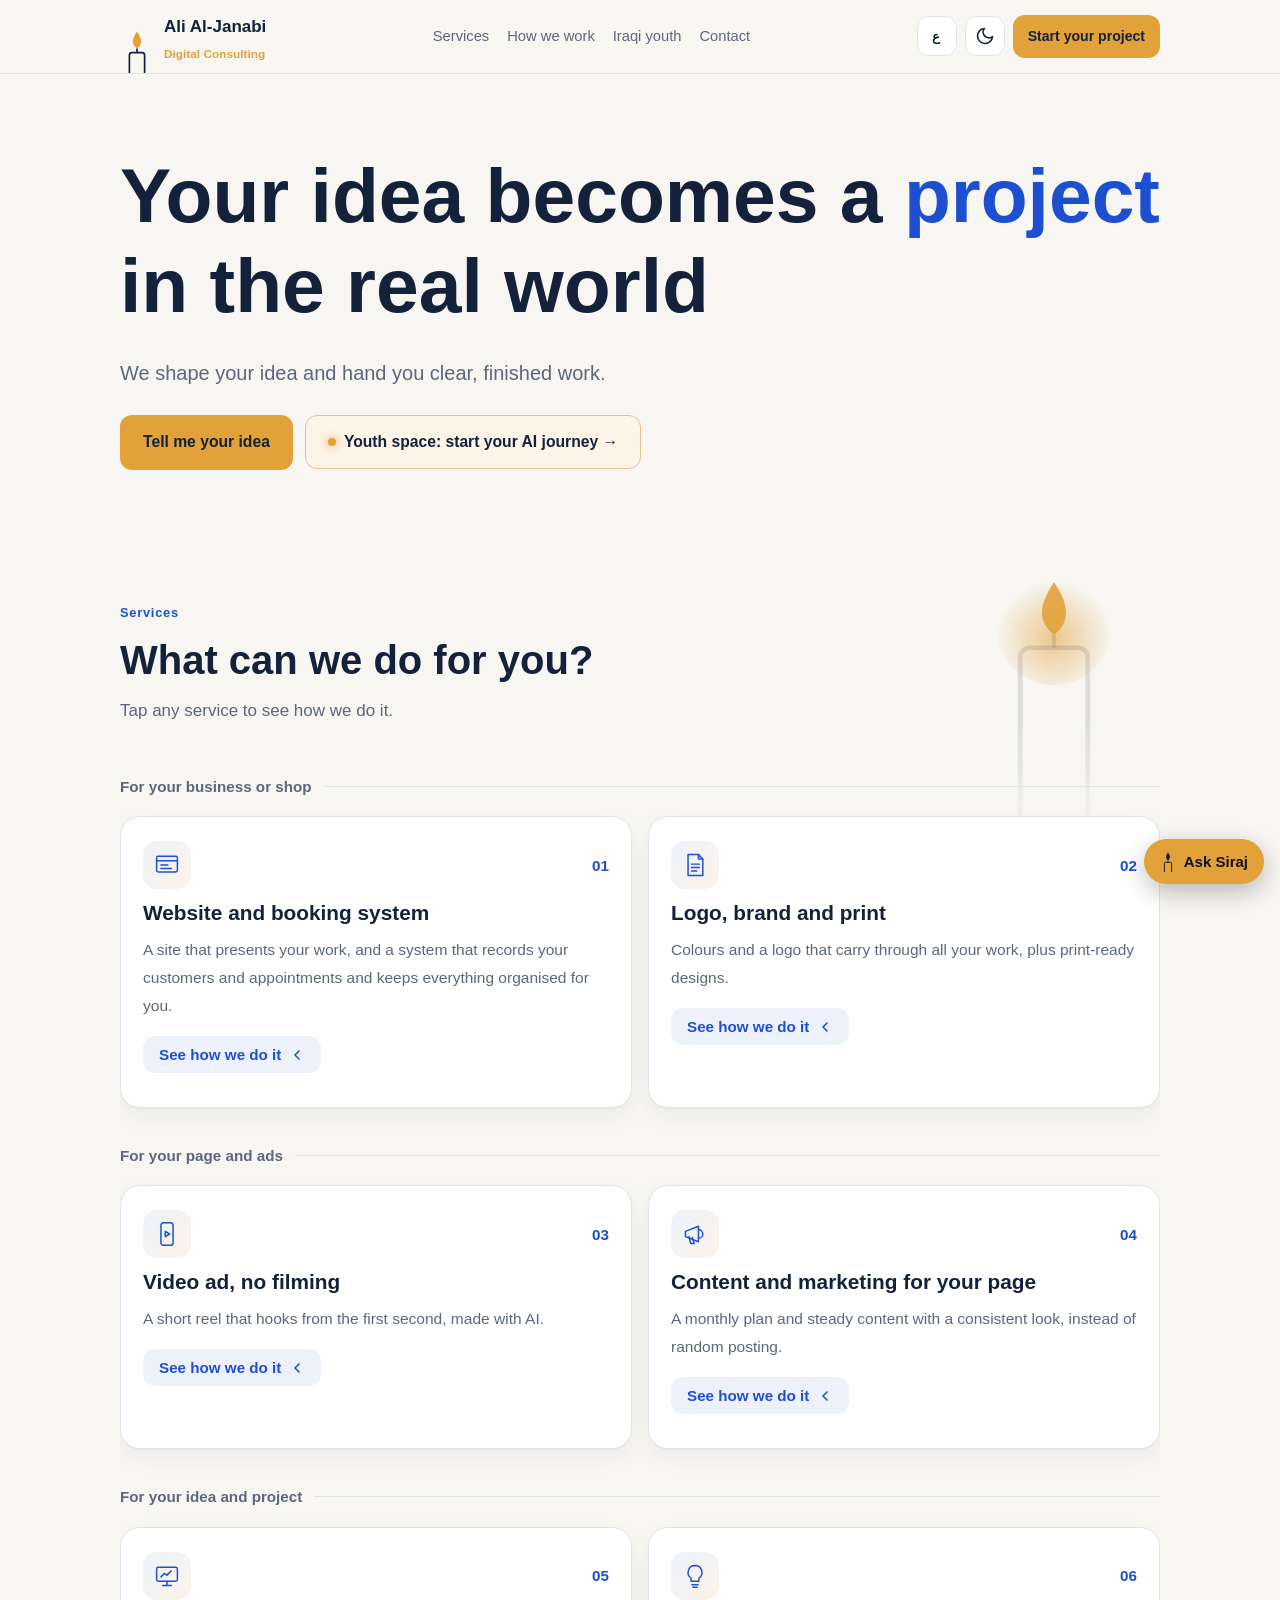
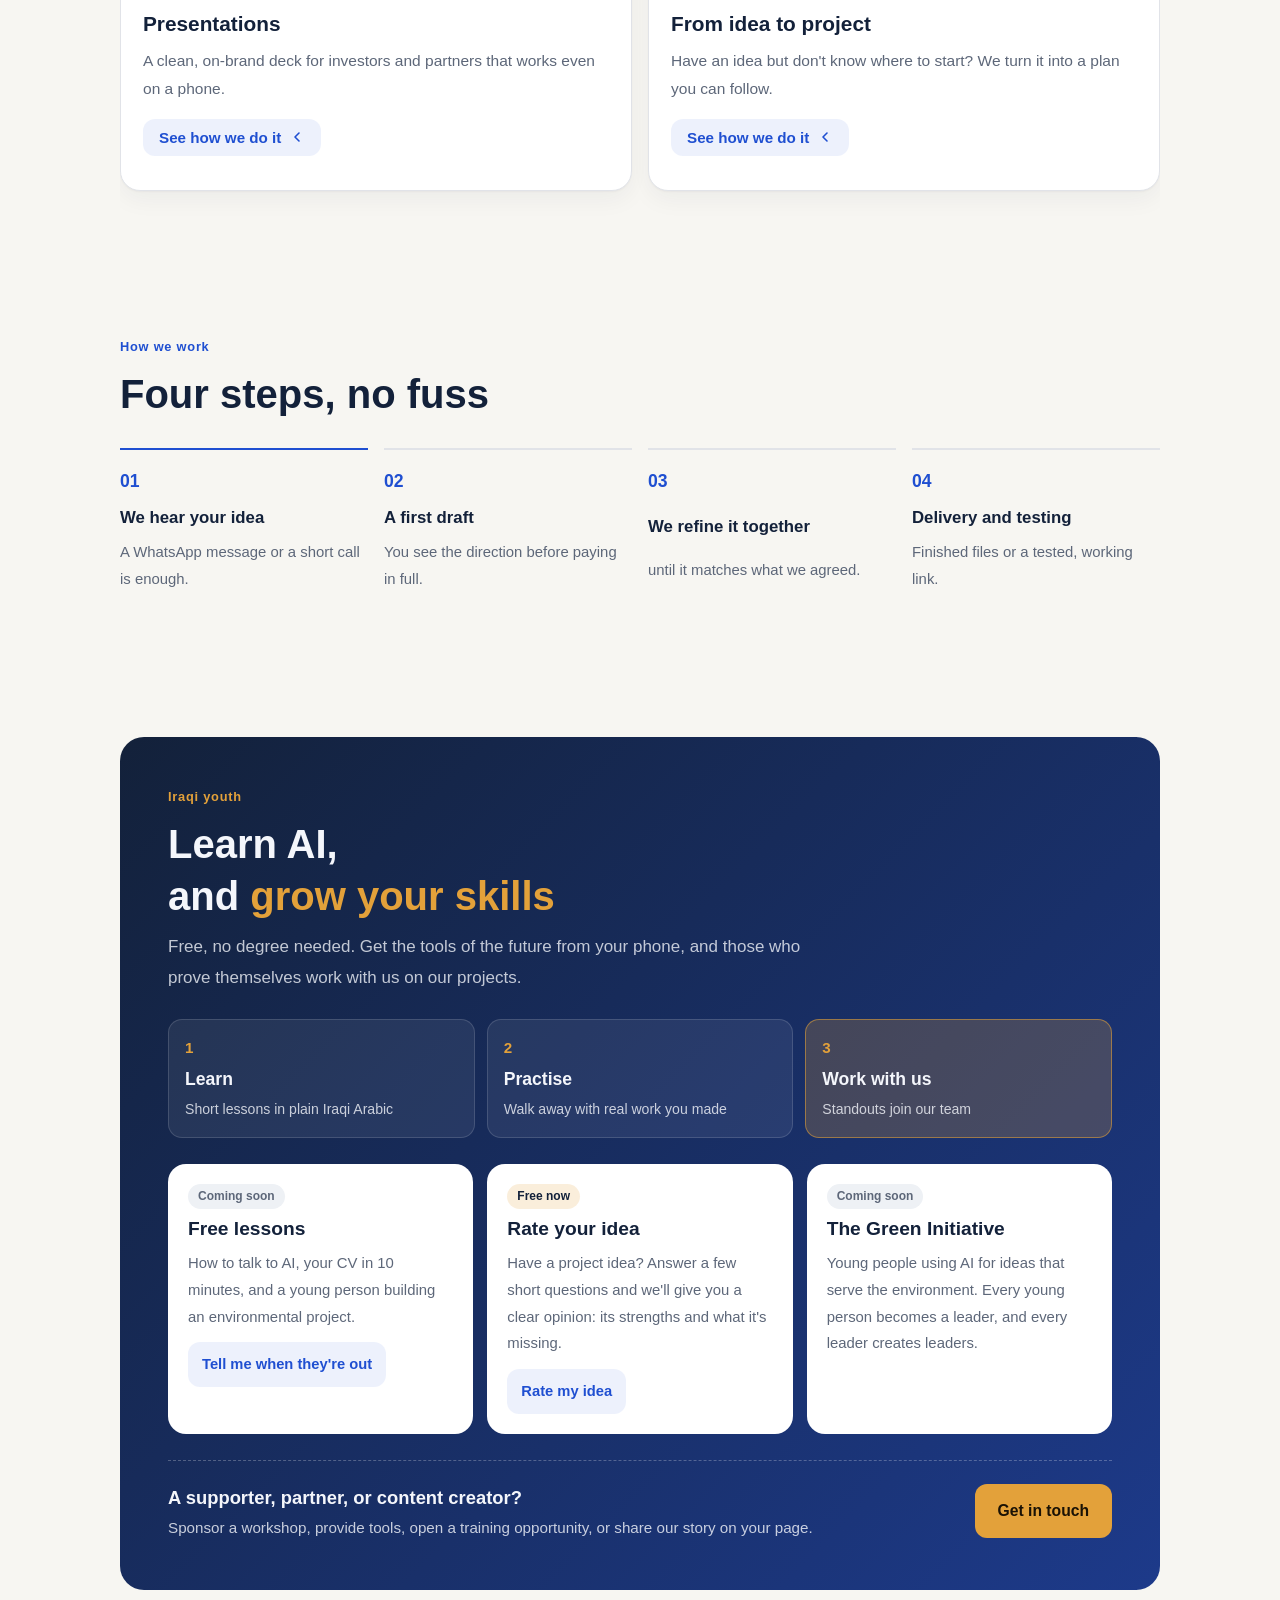
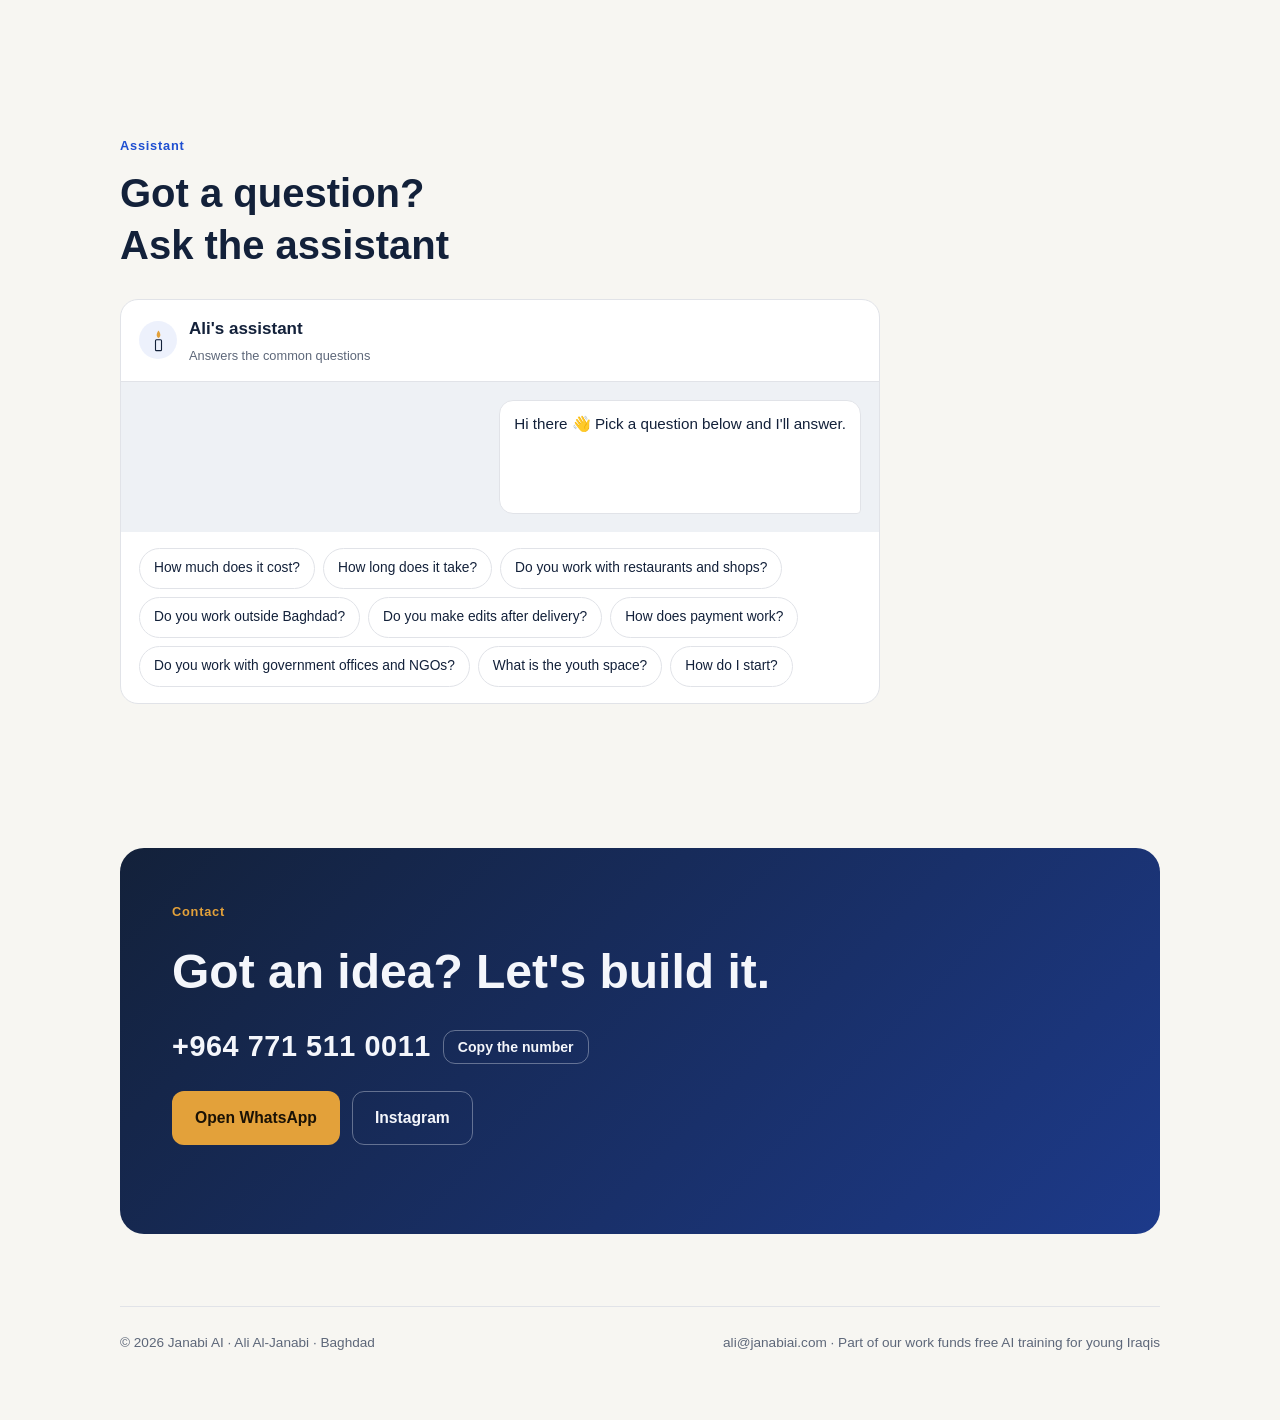
<file: archive/v7-2026-10-14/en/index.html>
<!doctype html>
<html lang="en" dir="ltr">
<head>
<meta name="robots" content="noindex">
<meta charset="utf-8">
<meta name="viewport" content="width=device-width,initial-scale=1,viewport-fit=cover,interactive-widget=resizes-content">
<meta http-equiv="Content-Security-Policy" content="default-src 'self'; style-src 'self' 'unsafe-inline' https://fonts.googleapis.com; font-src https://fonts.gstatic.com; script-src 'self' 'unsafe-inline'; img-src 'self' data:; connect-src 'none'; frame-src https://janabi-agent.1same42002.workers.dev; object-src 'none'; base-uri 'none'; form-action 'none'">
<meta name="referrer" content="strict-origin-when-cross-origin">
<title>Ali Al-Janabi · Digital Consulting</title>
<meta name="description" content="Websites and systems, branding, presentations, and AI-made content and ads. And we teach young Iraqis AI for free.">
<meta property="og:title" content="Ali Al-Janabi · Digital Consulting">
<meta property="og:description" content="Your idea becomes a real project. Tell me your idea on WhatsApp.">
<meta property="og:type" content="website">
<meta property="og:url" content="https://janabiai.com/en/">
<link rel="alternate" hreflang="ar" href="https://janabiai.com/">
<link rel="alternate" hreflang="en" href="https://janabiai.com/en/">
<link rel="alternate" hreflang="x-default" href="https://janabiai.com/">
<meta property="og:image" content="https://janabiai.com/preview.jpg?v=2">
<meta property="og:image:width" content="1200">
<meta property="og:image:height" content="630">
<meta property="og:image:alt" content="Ali Al-Janabi · Digital Consulting · Your idea, made real">
<meta property="og:locale" content="en_US">
<meta property="og:site_name" content="Ali Al-Janabi">
<meta name="twitter:card" content="summary_large_image">
<meta name="twitter:image" content="https://janabiai.com/preview.jpg?v=2">
<meta name="theme-color" content="#1f4fd1">
<link rel="canonical" href="https://janabiai.com/en/">
<link rel="icon" href="data:image/svg+xml,%3Csvg xmlns='http://www.w3.org/2000/svg' viewBox='0 0 40 60'%3E%3Cpath d='M20 3C27 13 26 19 20 23C14 19 13 13 20 3Z' fill='%23e3a13a'/%3E%3Crect x='12' y='28' width='16' height='29' rx='2.5' fill='none' stroke='%2313213a' stroke-width='3'/%3E%3C/svg%3E">
<link rel="preconnect" href="https://fonts.googleapis.com">
<link rel="preconnect" href="https://fonts.gstatic.com" crossorigin>
<link rel="stylesheet" href="https://fonts.googleapis.com/css2?family=Alexandria:wght@500;700;800&family=IBM+Plex+Sans+Arabic:wght@400;500;600&display=swap">

<style>
html{direction:ltr}
:root{
  --bg:#f7f6f2; --surface:#ffffff; --tint:#eef1f5; --line:#e1e3e8; --fg:#13213a; --muted:#5d6779;
  --brand:#1f4fd1; --brand-soft:rgba(31,79,209,.08); --flame:#e3a13a; --on-brand:#ffffff;
  --band:linear-gradient(135deg,#13213a 0%,#1d3a8a 100%); --band-fg:#f4f6fb;
  --f-display:"Alexandria","IBM Plex Sans Arabic",Tahoma,sans-serif;
  --f-body:"IBM Plex Sans Arabic",Tahoma,"Segoe UI",sans-serif;
  color-scheme:light;
}
@media (prefers-color-scheme: dark){ :root:not([data-theme="light"]){
  --bg:#0f1420; --surface:#151c2b; --tint:#1b2334; --line:#263048; --fg:#e9edf5; --muted:#9aa5ba;
  --brand:#7ea2ff; --brand-soft:rgba(126,162,255,.12); --flame:#f0b24c; --on-brand:#0f1420; --band:linear-gradient(135deg,#1a2747 0%,#26408f 100%); --band-fg:#f4f6fb; color-scheme:dark } }
:root[data-theme="dark"]{
  --bg:#0f1420; --surface:#151c2b; --tint:#1b2334; --line:#263048; --fg:#e9edf5; --muted:#9aa5ba;
  --brand:#7ea2ff; --brand-soft:rgba(126,162,255,.12); --flame:#f0b24c; --on-brand:#0f1420; --band:linear-gradient(135deg,#1a2747 0%,#26408f 100%); --band-fg:#f4f6fb; color-scheme:dark }

*{box-sizing:border-box}
html{scroll-behavior:smooth;scroll-padding-top:70px;-webkit-text-size-adjust:100%;text-size-adjust:100%}
html,body{overflow-x:clip}
body{background:var(--bg);color:var(--fg);font-family:var(--f-body);font-size:17px;line-height:1.8;margin:0;padding-bottom:env(safe-area-inset-bottom,0px)}
img{max-width:100%}
.wrap{max-width:1080px;margin:0 auto;padding-inline:20px;padding-block:0 40px}
a{color:var(--brand)}
:focus-visible{outline:2px solid var(--brand);outline-offset:3px;border-radius:6px}
h1,h2,h3{font-family:var(--f-display);text-wrap:balance;margin:0;line-height:1.3}
p{margin:0}
.label{font-size:.8rem;letter-spacing:.06em;color:var(--brand);font-weight:600}
.sec{padding-block:72px;display:grid;gap:28px}
.sec-head{display:grid;gap:10px;max-width:640px}
.sec-head h2{font-size:clamp(1.7rem,4vw,2.5rem);font-weight:800}
.sec-head p{color:var(--muted)}

.top{position:sticky;top:0;z-index:5;background:color-mix(in srgb,var(--bg) 86%,transparent);backdrop-filter:blur(10px);-webkit-backdrop-filter:blur(10px);border-bottom:1px solid var(--line);padding-top:env(safe-area-inset-top,0px)}
.top-in{max-width:1080px;margin:0 auto;padding-inline:20px;padding-block:12px;display:flex;align-items:center;justify-content:space-between;gap:12px}
.brand{display:flex;align-items:center;gap:10px;font-family:var(--f-display);font-weight:700;text-decoration:none;color:var(--fg)}
.brand{position:relative;padding-inline-start:44px;align-self:stretch}
.brand svg.logo{position:absolute;inset-inline-start:0;bottom:-12px;width:34px;height:44px;overflow:hidden}
.brand svg.logo .flame{transform-box:fill-box;transform-origin:50% 100%}
.brand small{display:block;font-family:var(--f-body);font-weight:600;font-size:.74rem;color:var(--flame);line-height:1.2;margin-top:4px}
.top nav{display:flex;gap:18px;font-size:.92rem}
.top nav a{color:var(--muted);text-decoration:none}
.top nav a:hover{color:var(--fg)}
@media (max-width:680px){.top nav{display:none}}
.brand,.brand small{white-space:nowrap}
@media (max-width:400px){.top-in{padding-inline:14px;gap:8px}.acts{gap:6px!important}.top .btn.sm{padding:7px 10px;font-size:.8rem}.top .theme{width:36px;height:36px}.brand{padding-inline-start:38px}}
.btn{display:inline-flex;align-items:center;justify-content:center;gap:8px;padding:12px 22px;border-radius:12px;font-weight:600;font-size:.98rem;text-decoration:none;font-family:var(--f-body);cursor:pointer;border:1px solid transparent;white-space:nowrap;transition:transform .2s,box-shadow .2s}
.btn.main{background:var(--flame);color:#13213a}
.btn.main:hover{transform:translateY(-2px);box-shadow:0 8px 22px color-mix(in srgb,var(--flame) 40%,transparent)}
.btn.line{border-color:var(--line);color:var(--fg);background:var(--surface)}
.btn.sm{padding:8px 14px;font-size:.88rem}

.hero{padding-block:76px 60px;display:grid;gap:24px;position:relative}
.hero h1{font-size:clamp(1.8rem,8vw,4.8rem);font-weight:800;line-height:1.18}
.hero h1 .l1{white-space:nowrap}
.rot{color:var(--brand);display:inline-block;min-width:4ch}
.rot.swap{animation:swap .55s ease}
@keyframes swap{0%{opacity:0;transform:translateY(.35em)}100%{opacity:1;transform:none}}
.hero .sub{font-size:clamp(1.05rem,2.2vw,1.25rem);color:var(--muted);max-width:620px}
.ctas{display:flex;flex-wrap:wrap;gap:12px}
.promises{display:flex;flex-wrap:wrap;gap:10px 26px;padding-top:6px;font-size:.92rem;color:var(--muted)}
.promises span{display:flex;align-items:center;gap:8px}
.promises span::before{content:"";width:7px;height:7px;border-radius:50%;background:var(--flame)}
.rise{animation:rise .8s cubic-bezier(.2,.7,.2,1) both}
.d1{animation-delay:.08s}.d2{animation-delay:.18s}.d3{animation-delay:.3s}.d4{animation-delay:.42s}
@keyframes rise{from{opacity:0;transform:translateY(18px)}to{opacity:1;transform:none}}
.flame{transform-origin:50% 100%;animation:flick 3.4s ease-in-out infinite}
@keyframes flick{0%,100%{transform:scale(1)}45%{transform:scale(1.07,.95) rotate(-2deg)}75%{transform:scale(.96,1.05) rotate(2deg)}}

.strip{border-block:1px solid var(--line);overflow:hidden;padding-block:14px;-webkit-mask-image:linear-gradient(90deg,transparent,#000 10%,#000 90%,transparent);mask-image:linear-gradient(90deg,transparent,#000 10%,#000 90%,transparent)}
.strip-in{display:flex;gap:40px;width:max-content;animation:slide 38s linear infinite;font-family:var(--f-display);font-weight:700;color:var(--muted);font-size:1.05rem}
.strip-in span{display:flex;align-items:center;gap:40px}
.strip-in span::after{content:"✦";color:var(--flame);font-size:.8rem}
@keyframes slide{to{transform:translateX(50%)}}

.caps{display:grid;grid-template-columns:repeat(2,minmax(0,1fr));gap:16px}
@media (max-width:720px){.caps{grid-template-columns:1fr}}
.group{grid-column:1/-1;display:flex;align-items:center;gap:12px;padding-top:18px;font-family:var(--f-display);font-weight:700;color:var(--muted);font-size:.95rem}
.group::after{content:"";flex:1;height:1px;background:var(--line)}
.cap{background:var(--surface);border:1px solid var(--line);border-radius:20px;padding:24px 22px;display:grid;gap:10px;box-shadow:0 1px 2px rgba(19,33,58,.04),0 8px 24px rgba(19,33,58,.05);align-content:start;min-width:0;transition:transform .25s,border-color .25s,box-shadow .25s}
.cap.wide{grid-column:1/-1}
.cap:hover{transform:translateY(-4px);border-color:var(--brand);box-shadow:0 14px 30px -18px var(--brand)}
.cap .top-row{display:flex;justify-content:space-between;align-items:center}
.cap .n{font-family:var(--f-display);font-weight:800;color:var(--brand);font-size:.95rem}
.cap svg{width:30px;height:30px;stroke:var(--brand);fill:none;stroke-width:1.7;stroke-linecap:round;stroke-linejoin:round}
.cap h3{font-size:1.3rem;font-weight:700}
.cap p{color:var(--muted);font-size:.97rem}
.cap .jbtn{margin-top:6px}
.cap .ex{font-size:.9rem;color:var(--fg);background:var(--tint);border-radius:10px;padding:10px 12px}
.chips{display:flex;flex-wrap:wrap;gap:6px}
.chips span{font-size:.8rem;padding:3px 10px;border-radius:999px;background:var(--brand-soft);color:var(--brand)}

@supports (animation-timeline: view()){
  .reveal{animation:rise linear both;animation-timeline:view();animation-range:entry 0% entry 40%}
}
@media (prefers-reduced-motion:reduce){.rise,.reveal,.flame,.strip-in,.rot.swap{animation:none!important}html{scroll-behavior:auto}}

.steps{list-style:none;margin:0;padding:0;display:grid;grid-template-columns:repeat(auto-fit,minmax(200px,1fr));gap:16px;counter-reset:s}
.steps li{counter-increment:s;border-top:2px solid var(--line);padding-top:16px;display:grid;gap:6px}
.steps li:first-child{border-top-color:var(--brand)}
.steps li::before{content:"0" counter(s);font-family:var(--f-display);font-weight:800;color:var(--brand);font-size:1.1rem}
.steps b{font-family:var(--f-display);font-weight:700;font-size:1.05rem}
.steps span{color:var(--muted);font-size:.93rem}

.bot{background:var(--surface);border:1px solid var(--line);border-radius:18px;overflow:hidden;display:grid;max-width:760px}
.bot-head{display:flex;align-items:center;gap:12px;padding:14px 18px;border-bottom:1px solid var(--line)}
.dot{width:38px;height:38px;border-radius:50%;background:var(--brand-soft);display:grid;place-items:center}
.dot svg{width:15px;height:23px}
.bot-head b{font-family:var(--f-display)} .bot-head small{display:block;color:var(--muted);font-size:.8rem}
.thread{padding:18px;display:grid;gap:10px;min-height:150px;background:var(--tint)}
.msg{max-width:85%;padding:10px 14px;border-radius:14px;font-size:.95rem;line-height:1.7;animation:rise .35s ease both}
.msg.me{justify-self:start;background:var(--brand);color:var(--on-brand);border-bottom-right-radius:4px}
.msg.ai{justify-self:end;background:var(--surface);border:1px solid var(--line);border-bottom-left-radius:4px}
.qs{display:flex;flex-wrap:wrap;gap:8px;padding:16px 18px}
.q{font:inherit;font-size:.86rem;padding:7px 14px;border-radius:999px;background:var(--surface);color:var(--fg);border:1px solid var(--line);cursor:pointer}
.q:hover{border-color:var(--brand);color:var(--brand)}

.cta-band{background:var(--band);color:var(--band-fg);border-radius:24px;padding:clamp(26px,5vw,52px);display:grid;gap:18px}
.cta-band .label{color:var(--flame)}
.cta-band h2{font-size:clamp(1.8rem,5vw,3rem);font-weight:800}
.num{font-family:var(--f-display);font-weight:700;font-size:clamp(1.3rem,4vw,1.8rem);direction:ltr;unicode-bidi:isolate;user-select:all;-webkit-user-select:all;letter-spacing:.02em}
.row{display:flex;flex-wrap:wrap;gap:12px;align-items:center}
.cta-band .btn.line{background:transparent;color:var(--band-fg);border-color:rgba(244,246,251,.35)}
.cta-band .btn.main{background:var(--flame);color:#1a1205}
.note{font-size:.85rem;opacity:.75;min-height:1.4em}
footer{border-top:1px solid var(--line);padding-block:24px;display:flex;justify-content:space-between;flex-wrap:wrap;gap:8px;font-size:.85rem;color:var(--muted)}

.jbtn{justify-self:start;display:inline-flex;align-items:center;gap:8px;background:var(--brand-soft);color:var(--brand);border:0;border-radius:12px;padding:10px 16px;font:600 .95rem var(--f-body);cursor:pointer}
.jbtn svg{width:16px;height:16px;fill:none;stroke:currentColor;stroke-width:2.4;stroke-linecap:round;stroke-linejoin:round;transition:transform .35s ease}
.cap.open .jbtn svg{transform:rotate(-90deg)}
.journey{display:grid;grid-template-rows:0fr;transition:grid-template-rows .5s ease}
.cap.open .journey{grid-template-rows:1fr}
.journey>div{overflow:hidden}
.jsteps{list-style:none;margin:0;padding:12px 8px 4px 0;position:relative}
.rail{position:absolute;right:28.5px;top:34px;bottom:34px;width:3px;background:var(--line);border-radius:2px}
.rail i{position:absolute;inset:0 0 auto 0;height:0;background:var(--flame);box-shadow:0 0 8px color-mix(in srgb,var(--flame) 60%,transparent);border-radius:2px;transition:height 3.8s cubic-bezier(.4,0,.2,1)}
.cap.play .rail i{height:100%}
.jstep{display:flex;gap:16px;align-items:flex-start;padding:10px 0;opacity:0;transform:translateY(10px);transition:opacity .8s ease,transform .8s ease}
.cap.play .jstep{opacity:1;transform:none}
.cap.play .jstep:nth-child(2){transition-delay:.2s}
.cap.play .jstep:nth-child(3){transition-delay:1.2s}
.cap.play .jstep:nth-child(4){transition-delay:2.2s}
.cap.play .jstep:nth-child(5){transition-delay:3.2s}
.ic{flex:none;width:44px;height:44px;border-radius:14px;background:var(--surface);border:1.5px solid var(--line);display:grid;place-items:center;color:var(--brand);position:relative;z-index:1}
.cap .ic svg{width:22px;height:22px;stroke:currentColor;fill:none;stroke-width:2}
.jstep:last-child .ic{background:var(--brand);color:var(--on-brand);border-color:var(--brand);box-shadow:0 0 0 6px var(--brand-soft)}
.jstep b{display:block;font-family:var(--f-display);font-weight:700;font-size:1rem;margin-top:2px}
.jstep small{display:block;color:var(--muted);font-size:.9rem;line-height:1.6}
.jfoot{display:flex;justify-content:flex-start;align-items:center;gap:12px;flex-wrap:wrap;border-top:1px dashed var(--line);margin-top:10px;padding-top:14px}
.jfoot a{background:var(--brand);color:var(--on-brand);text-decoration:none;border-radius:12px;padding:9px 16px;font-weight:600;font-size:.95rem}
.replay{background:none;border:0;color:var(--muted);font:500 .88rem var(--f-body);cursor:pointer;text-decoration:underline;text-underline-offset:4px}
@media (prefers-reduced-motion:reduce){.journey,.jstep,.rail i,.jbtn svg{transition:none!important}}

#services{position:relative;overflow:hidden}
#services>*:not(.bigcandle){position:relative;z-index:1}
.bigcandle{position:absolute;left:0;top:40px;width:110px;height:auto;color:color-mix(in srgb,var(--fg) 12%,transparent);pointer-events:none;-webkit-mask-image:linear-gradient(#000 45%,transparent 80%);mask-image:linear-gradient(#000 45%,transparent 80%)}
.bigcandle path.flame{fill:var(--flame);opacity:.9;transform-box:fill-box;transform-origin:50% 100%}
@media (max-width:719px){.bigcandle{width:78px;left:-14px;top:30px}}
@media (min-width:720px){.bigcandle{width:150px;left:3%}}
.cap .top-row{flex-direction:row}
.badge{width:48px;height:48px;border-radius:14px;display:grid;place-items:center;background:linear-gradient(135deg,var(--brand-soft),color-mix(in srgb,var(--flame) 14%,transparent))}
.cap .badge svg{width:26px;height:26px;stroke:var(--brand)}
.cap .jstep:nth-child(2) .ic{color:var(--brand)}
.cap .jstep:nth-child(3) .ic{color:color-mix(in srgb,var(--brand) 65%,var(--flame))}
.cap .jstep:nth-child(4) .ic{color:color-mix(in srgb,var(--brand) 35%,var(--flame))}
.cap .jstep:last-child .ic{background:linear-gradient(135deg,var(--brand),var(--flame));border:0;color:#fff;box-shadow:0 0 0 6px color-mix(in srgb,var(--flame) 16%,transparent)}
.btn,.jbtn,.q,.replay,.jfoot a,.cap h3,.group,.brand{-webkit-user-select:none;user-select:none;-webkit-tap-highlight-color:transparent}

.rail{display:none!important}
.jstep{position:relative}
.jstep:not(:last-child)::after{content:"";position:absolute;right:20.5px;top:56px;bottom:-8px;width:3px;border-radius:3px;background:var(--flame);box-shadow:0 0 8px color-mix(in srgb,var(--flame) 55%,transparent);transform:scaleY(0);transform-origin:top;transition:transform .6s ease}
.cap.play .jstep::after{transform:scaleY(1)}
.cap.play .jstep:nth-child(2)::after{transition-delay:.7s}
.cap.play .jstep:nth-child(3)::after{transition-delay:1.7s}
.cap.play .jstep:nth-child(4)::after{transition-delay:2.7s}

.acts{display:flex;align-items:center;gap:8px}
.theme{width:40px;height:40px;border-radius:12px;border:1px solid var(--line);background:var(--surface);color:var(--fg);display:grid;place-items:center;cursor:pointer;padding:0}
.theme svg{width:20px;height:20px;fill:none;stroke:currentColor;stroke-width:2;stroke-linecap:round;stroke-linejoin:round}
.theme,.acts{-webkit-user-select:none;user-select:none;-webkit-tap-highlight-color:transparent}
/* press glow */
.press{animation:press .6s ease-out}
@keyframes press{0%{box-shadow:0 0 0 0 color-mix(in srgb,var(--flame) 70%,transparent),0 0 18px color-mix(in srgb,var(--flame) 60%,transparent)}100%{box-shadow:0 0 0 14px transparent,0 0 0 transparent}}
/* steps light up when the gold line reaches them */
.jstep b{color:var(--muted)}
@keyframes litb{to{color:var(--fg)}}
.jstep .ic{filter:grayscale(1);opacity:.55}
.cap .jstep:last-child .ic{background:var(--surface);border:1.5px solid var(--line);color:var(--muted);box-shadow:none}
@keyframes lit{to{filter:none;opacity:1;border-color:var(--flame);box-shadow:0 0 0 4px color-mix(in srgb,var(--flame) 14%,transparent),0 0 14px color-mix(in srgb,var(--flame) 35%,transparent)}}
@keyframes litlast{to{filter:none;opacity:1;background:var(--flame);border-color:var(--flame);color:#fff;box-shadow:0 0 0 6px color-mix(in srgb,var(--flame) 18%,transparent),0 0 22px color-mix(in srgb,var(--flame) 55%,transparent)}}
.cap.play .jstep .ic{animation:lit .5s ease forwards}
.cap.play .jstep:last-child .ic{animation-name:litlast}
.cap.play .jstep:nth-child(2) .ic{animation-delay:.3s}
.cap.play .jstep:nth-child(3) .ic{animation-delay:1.3s}
.cap.play .jstep:nth-child(4) .ic{animation-delay:2.3s}
.cap.play .jstep:nth-child(5) .ic{animation-delay:3.3s}
.cap.play .jstep b{animation:litb .5s ease forwards}
.cap.play .jstep:nth-child(2) b{animation-delay:.3s}
.cap.play .jstep:nth-child(3) b{animation-delay:1.3s}
.cap.play .jstep:nth-child(4) b{animation-delay:2.3s}
.cap.play .jstep:nth-child(5) b{animation-delay:3.3s}
@media (prefers-reduced-motion:reduce){.press{animation:none}.cap.play .jstep .ic{animation-duration:.01s;animation-delay:0s!important}}
.lang{font:700 .8rem var(--f-display);letter-spacing:.04em}
.paths{display:grid;grid-template-columns:repeat(2,minmax(0,1fr));gap:12px;max-width:680px}
.pathcard{display:grid;gap:2px;padding:16px 18px;border-radius:16px;background:var(--surface);border:1px solid var(--line);text-decoration:none;color:var(--fg);transition:transform .2s,border-color .2s;min-width:0}
.pathcard:hover{transform:translateY(-2px);border-color:var(--brand)}
.pathcard b{font-family:var(--f-display);font-size:1.15rem}
.pathcard span{color:var(--brand);font-weight:600;font-size:.93rem}
.pathcard.young{background:color-mix(in srgb,var(--flame) 10%,var(--surface));border-color:color-mix(in srgb,var(--flame) 40%,var(--line))}
.pathcard.young span{color:color-mix(in srgb,var(--flame) 70%,var(--fg))}
.pathcard.young:hover{border-color:var(--flame)}
@media (max-width:520px){.paths{grid-template-columns:1fr}}
.bridge-line{display:flex;align-items:center;gap:10px;font-family:var(--f-display);font-weight:700;font-size:1.02rem;color:color-mix(in srgb,var(--flame) 75%,var(--fg))}
/* youth line in hero */
.youth-line{display:inline-flex;align-items:center;gap:10px;justify-self:start;max-width:100%;padding:8px 14px;border-radius:999px;background:color-mix(in srgb,var(--flame) 12%,transparent);color:var(--fg);text-decoration:none;font-weight:600;font-size:.95rem;line-height:1.6}
.youth-line:hover{background:color-mix(in srgb,var(--flame) 22%,transparent)}
.spark{flex:none;width:8px;height:8px;border-radius:50%;background:var(--flame);box-shadow:0 0 10px var(--flame)}
/* youth section */
.youth{background:var(--band);color:var(--band-fg);border-radius:24px;padding:clamp(24px,5vw,48px);display:grid;gap:26px;position:relative;overflow:hidden}
.youth .label{color:var(--flame)}
.youth .rot{color:var(--flame)}
.btn.young-btn{background:color-mix(in srgb,var(--flame) 12%,var(--surface));border-color:color-mix(in srgb,var(--flame) 50%,var(--line));color:var(--fg);white-space:normal;text-align:start}
.btn.young-btn:hover{border-color:var(--flame);transform:translateY(-2px)}
.youth .sec-head p{color:color-mix(in srgb,var(--band-fg) 78%,transparent)}
.path{list-style:none;margin:0;padding:0;display:grid;grid-template-columns:repeat(3,minmax(0,1fr));gap:12px;counter-reset:p}
.path li{counter-increment:p;display:grid;gap:2px;padding:14px 16px;border-radius:14px;background:rgba(255,255,255,.07);border:1px solid rgba(255,255,255,.14);position:relative}
.path li::before{content:counter(p);font-family:var(--f-display);font-weight:800;color:var(--flame);font-size:.95rem}
.path li:last-child{background:color-mix(in srgb,var(--flame) 22%,transparent);border-color:color-mix(in srgb,var(--flame) 55%,transparent)}
.path b{font-family:var(--f-display);font-size:1.1rem}
.path span{font-size:.88rem;opacity:.8}
.ycards{display:grid;grid-template-columns:repeat(3,minmax(0,1fr));gap:14px}
.ycard{background:var(--surface);color:var(--fg);border-radius:18px;padding:20px;display:grid;gap:8px;align-content:start;min-width:0}
.ycard h3{font-size:1.2rem;font-weight:700}
.ycard p{color:var(--muted);font-size:.93rem}
.soon{justify-self:start;font-size:.75rem;font-weight:600;padding:2px 10px;border-radius:999px;background:var(--tint);color:var(--muted)}
.soon.free{background:color-mix(in srgb,var(--flame) 18%,transparent);color:var(--fg)}
.ybtn{justify-self:start;margin-top:4px;background:var(--brand-soft);color:var(--brand);text-decoration:none;border-radius:12px;padding:9px 14px;font-weight:600;font-size:.92rem}
.partner{display:flex;flex-wrap:wrap;align-items:center;justify-content:space-between;gap:14px;padding-top:20px;border-top:1px dashed rgba(255,255,255,.25)}
.partner b{font-family:var(--f-display);font-size:1.15rem}
.partner p{opacity:.8;font-size:.95rem}
.partner .btn.main{background:var(--flame);color:#1a1205}
@media (max-width:760px){.path,.ycards{grid-template-columns:1fr}}
.rail{right:auto;left:28.5px}.jsteps{padding:12px 0 4px 8px}.jstep:not(:last-child)::after{right:auto;left:20.5px}.bigcandle{left:auto!important;right:0}@media (min-width:720px){.bigcandle{right:3%}}@keyframes slide{to{transform:translateX(-50%)}}.msg.me{border-bottom-right-radius:14px;border-bottom-left-radius:4px}.msg.ai{border-bottom-left-radius:14px;border-bottom-right-radius:4px}.cap.open .jbtn svg{transform:rotate(90deg)}
a.lang{text-decoration:none}.hero h1 .l1{white-space:normal}
</style>
<script>try{var t=localStorage.getItem('theme');if(t==='dark'||t==='light')document.documentElement.dataset.theme=t}catch(e){}</script>



<header class="top">
  <div class="top-in">
    <a class="brand" href="#top">
      <svg class="logo" viewBox="0 0 40 52" aria-hidden="true"><path class="flame" d="M20 3C27 13 26 19 20 23C14 19 13 13 20 3Z" fill="var(--flame)"/><line x1="20" y1="23" x2="20" y2="28" stroke="var(--fg)" stroke-width="2"/><rect x="11" y="28" width="18" height="40" rx="3" fill="none" stroke="var(--fg)" stroke-width="2"/></svg>
      <span>Ali Al-Janabi<small>Digital Consulting</small></span>
    </a>
    <nav aria-label="Site sections">
      <a href="#services">Services</a><a href="#process">How we work</a><a href="#youth">Iraqi youth</a><a href="#contact">Contact</a>
    </nav>
    <div class="acts">
      <a class="theme lang" id="lang" href="/" hreflang="ar" lang="ar" aria-label="العربية" title="العربية" onclick="try{localStorage.setItem('lang','ar')}catch(e){}">ع</a>
      <button class="theme" id="theme" type="button" aria-label="Dark mode"></button>
      <a class="btn main sm" href="https://wa.me/9647715110011" target="_blank" rel="noopener noreferrer">Start your project</a>
    </div>
  </div>
</header>

<main class="wrap" id="top">
  <section class="hero">
    <h1 class="rise d2"><span class="l1">Your idea becomes a <span class="rot" id="rot">project</span></span><br>in the real world</h1>
    <p class="sub rise d3">We shape your idea and hand you clear, finished work.</p>
    <div class="ctas rise d4">
      <a class="btn main" href="https://wa.me/9647715110011" target="_blank" rel="noopener noreferrer">Tell me your idea</a>
      <a class="btn young-btn" href="#youth"><span class="spark" aria-hidden="true"></span>Youth space: start your AI journey →</a>
    </div>
  </section>

  <section class="sec" id="services">
    <svg class="bigcandle" viewBox="0 0 160 360" aria-hidden="true"><defs><radialGradient id="glow" cx="50%" cy="60%" r="50%"><stop offset="0" stop-color="var(--flame)" stop-opacity=".55"/><stop offset="1" stop-color="var(--flame)" stop-opacity="0"/></radialGradient></defs><circle cx="80" cy="62" r="62" fill="url(#glow)"/><path class="flame" d="M80 14C98 40 96 58 80 70C64 58 62 40 80 14Z" fill="var(--flame)"/><line x1="80" y1="70" x2="80" y2="84" stroke="currentColor" stroke-width="4"/><rect x="44" y="84" width="72" height="300" rx="10" fill="none" stroke="currentColor" stroke-width="5"/></svg>
    <div class="sec-head reveal">
      <span class="label">Services</span>
      <h2>What can we do for you?</h2>
      <p>Tap any service to see how we do it.</p>
    </div>
    <div class="caps">
      <div class="group">For your business or shop</div>
      <article class="cap reveal">
        <div class="top-row"><span class="badge"><svg viewBox="0 0 30 30" aria-hidden="true"><rect x="3" y="5" width="24" height="18" rx="2"/><path d="M3 10h24M8 15h8M8 19h12"/></svg></span><span class="n">01</span></div>
        <h3>Website and booking system</h3>
        <p>A site that presents your work, and a system that records your customers and appointments and keeps everything organised for you.</p>
        <button class="jbtn" type="button" aria-expanded="false" aria-controls="j1">See how we do it <svg viewBox="0 0 24 24" aria-hidden="true"><path d="M15 6l-6 6 6 6"/></svg></button>
        <div class="journey" id="j1"><div>
          <ol class="jsteps"><span class="rail" aria-hidden="true"><i></i></span>
            <li class="jstep"><span class="ic"><svg viewBox="0 0 24 24" aria-hidden="true"><path d="M21 12a8 8 0 0 1-11.6 7.1L4 20l1-4.6A8 8 0 1 1 21 12z"/></svg></span><div><b>You tell me what you do</b><small>and what you want a customer to do when they open the site.</small></div></li>
            <li class="jstep"><span class="ic"><svg viewBox="0 0 24 24" aria-hidden="true"><rect x="3" y="3" width="7" height="7" rx="1.5"/><rect x="14" y="3" width="7" height="7" rx="1.5"/><rect x="3" y="14" width="7" height="7" rx="1.5"/><path d="M14 17.5h7M17.5 14v7"/></svg></span><div><b>We set up pages and sign-ups</b><small>Services, photos, a WhatsApp button, and a booking link.</small></div></li>
            <li class="jstep"><span class="ic"><svg viewBox="0 0 24 24" aria-hidden="true"><rect x="7" y="2" width="10" height="20" rx="2"/><path d="M11 18h2"/></svg></span><div><b>You test it on your phone</b><small>before launch, and change whatever you want.</small></div></li>
            <li class="jstep"><span class="ic"><svg viewBox="0 0 24 24" aria-hidden="true"><path d="M20 6L9 17l-5-5"/></svg></span><div><b>It goes live under your name</b><small>A tested, working link, with every booking landing in one sheet.</small></div></li>
          </ol>
          <div class="jfoot"><a href="https://wa.me/9647715110011" target="_blank" rel="noopener noreferrer">Start your website</a></div>
        </div></div>
      </article>
      <article class="cap reveal">
        <div class="top-row"><span class="badge"><svg viewBox="0 0 30 30" aria-hidden="true"><path d="M7 3h12l5 5v19H7z"/><path d="M19 3v5h5M11 14h9M11 18h9M11 22h6"/></svg></span><span class="n">02</span></div>
        <h3>Logo, brand and print</h3>
        <p>Colours and a logo that carry through all your work, plus print-ready designs.</p>
        <button class="jbtn" type="button" aria-expanded="false" aria-controls="j2">See how we do it <svg viewBox="0 0 24 24" aria-hidden="true"><path d="M15 6l-6 6 6 6"/></svg></button>
        <div class="journey" id="j2"><div>
          <ol class="jsteps"><span class="rail" aria-hidden="true"><i></i></span>
            <li class="jstep"><span class="ic"><svg viewBox="0 0 24 24" aria-hidden="true"><circle cx="9" cy="8" r="3.5"/><path d="M2 20c0-3.5 3-6 7-6s7 2.5 7 6M16 4a3.5 3.5 0 0 1 0 7M18 14c2.4.6 4 2.8 4 6"/></svg></span><div><b>We understand your business</b><small>Who your customer is, and what sets you apart.</small></div></li>
            <li class="jstep"><span class="ic"><svg viewBox="0 0 24 24" aria-hidden="true"><path d="M12 22a10 10 0 1 1 10-10c0 2.8-2.2 4-4 4h-2a2 2 0 0 0-1.5 3.3A1.6 1.6 0 0 1 12 22z"/><circle cx="7.5" cy="10.5" r="1"/><circle cx="12" cy="7" r="1"/><circle cx="16.5" cy="10.5" r="1"/></svg></span><div><b>We choose your logo and colours</b><small>One identity people recognise you by.</small></div></li>
            <li class="jstep"><span class="ic"><svg viewBox="0 0 24 24" aria-hidden="true"><rect x="3" y="3" width="7" height="7" rx="1.5"/><rect x="14" y="3" width="7" height="7" rx="1.5"/><rect x="3" y="14" width="7" height="7" rx="1.5"/><path d="M14 17.5h7M17.5 14v7"/></svg></span><div><b>We apply it everywhere</b><small>Business card, menu, brochure, or booklet.</small></div></li>
            <li class="jstep"><span class="ic"><svg viewBox="0 0 24 24" aria-hidden="true"><path d="M20 6L9 17l-5-5"/></svg></span><div><b>Print-ready files</b><small>High resolution, plus a version for social media.</small></div></li>
          </ol>
          <div class="jfoot"><a href="https://wa.me/9647715110011" target="_blank" rel="noopener noreferrer">Start your brand</a></div>
        </div></div>
      </article>
      <div class="group">For your page and ads</div>
      <article class="cap reveal">
        <div class="top-row"><span class="badge"><svg viewBox="0 0 30 30" aria-hidden="true"><rect x="8" y="2" width="14" height="26" rx="3"/><path d="M13 12l5 3-5 3z"/></svg></span><span class="n">03</span></div>
        <h3>Video ad, no filming</h3>
        <p>A short reel that hooks from the first second, made with AI.</p>
        <button class="jbtn" type="button" aria-expanded="false" aria-controls="j3">See how we do it <svg viewBox="0 0 24 24" aria-hidden="true"><path d="M15 6l-6 6 6 6"/></svg></button>
        <div class="journey" id="j3"><div>
          <ol class="jsteps"><span class="rail" aria-hidden="true"><i></i></span>
            <li class="jstep"><span class="ic"><svg viewBox="0 0 24 24" aria-hidden="true"><path d="M20 12l-8 8-9-9V3h8z"/><circle cx="7.5" cy="7.5" r="1"/></svg></span><div><b>You tell me what you sell</b><small>The product, the price, and the offer.</small></div></li>
            <li class="jstep"><span class="ic"><svg viewBox="0 0 24 24" aria-hidden="true"><path d="M12 20h9M16.5 3.5a2.1 2.1 0 0 1 3 3L7 19l-4 1 1-4z"/></svg></span><div><b>We write the first second</b><small>The line that stops people scrolling.</small></div></li>
            <li class="jstep"><span class="ic"><svg viewBox="0 0 24 24" aria-hidden="true"><rect x="3" y="6" width="13" height="12" rx="2"/><path d="M16 10l5-3v10l-5-3"/></svg></span><div><b>We make the scenes and sound</b><small>No camera, no actors.</small></div></li>
            <li class="jstep"><span class="ic"><svg viewBox="0 0 24 24" aria-hidden="true"><path d="M20 6L9 17l-5-5"/></svg></span><div><b>A reel ready to post</b><small>Sized for Instagram and TikTok.</small></div></li>
          </ol>
          <div class="jfoot"><a href="https://wa.me/9647715110011" target="_blank" rel="noopener noreferrer">Start your ad</a></div>
        </div></div>
      </article>
      <article class="cap reveal">
        <div class="top-row"><span class="badge"><svg viewBox="0 0 30 30" aria-hidden="true"><path d="M4 12v6l15 6V6z"/><path d="M19 10a4 4 0 0 1 0 10M8 18l2 8h4l-2-7"/></svg></span><span class="n">04</span></div>
        <h3>Content and marketing for your page</h3>
        <p>A monthly plan and steady content with a consistent look, instead of random posting.</p>
        <button class="jbtn" type="button" aria-expanded="false" aria-controls="j4">See how we do it <svg viewBox="0 0 24 24" aria-hidden="true"><path d="M15 6l-6 6 6 6"/></svg></button>
        <div class="journey" id="j4"><div>
          <ol class="jsteps"><span class="rail" aria-hidden="true"><i></i></span>
            <li class="jstep"><span class="ic"><svg viewBox="0 0 24 24" aria-hidden="true"><circle cx="9" cy="8" r="3.5"/><path d="M2 20c0-3.5 3-6 7-6s7 2.5 7 6M16 4a3.5 3.5 0 0 1 0 7M18 14c2.4.6 4 2.8 4 6"/></svg></span><div><b>We get to know your customer</b><small>Their age, where they spend time, and what grabs them.</small></div></li>
            <li class="jstep"><span class="ic"><svg viewBox="0 0 24 24" aria-hidden="true"><circle cx="12" cy="12" r="9"/><circle cx="12" cy="12" r="5"/><circle cx="12" cy="12" r="1"/></svg></span><div><b>A full month plan</b><small>A clear goal, and what to post each week.</small></div></li>
            <li class="jstep"><span class="ic"><svg viewBox="0 0 24 24" aria-hidden="true"><rect x="3" y="5" width="18" height="16" rx="2"/><path d="M3 10h18M8 3v4M16 3v4"/></svg></span><div><b>We write and edit</b><small>Posts, reels, and paid-ad copy.</small></div></li>
            <li class="jstep"><span class="ic"><svg viewBox="0 0 24 24" aria-hidden="true"><path d="M20 6L9 17l-5-5"/></svg></span><div><b>We measure and improve</b><small>We see what worked and do more of it.</small></div></li>
          </ol>
          <div class="jfoot"><a href="https://wa.me/9647715110011" target="_blank" rel="noopener noreferrer">Start your campaign</a></div>
        </div></div>
      </article>
      <div class="group">For your idea and project</div>
      <article class="cap reveal">
        <div class="top-row"><span class="badge"><svg viewBox="0 0 30 30" aria-hidden="true"><rect x="3" y="5" width="24" height="16" rx="2"/><path d="M15 21v5M10 26h10M8 16l4-4 3 2 5-5"/></svg></span><span class="n">05</span></div>
        <h3>Presentations</h3>
        <p>A clean, on-brand deck for investors and partners that works even on a phone.</p>
        <button class="jbtn" type="button" aria-expanded="false" aria-controls="j5">See how we do it <svg viewBox="0 0 24 24" aria-hidden="true"><path d="M15 6l-6 6 6 6"/></svg></button>
        <div class="journey" id="j5"><div>
          <ol class="jsteps"><span class="rail" aria-hidden="true"><i></i></span>
            <li class="jstep"><span class="ic"><svg viewBox="0 0 24 24" aria-hidden="true"><path d="M9 18h6M10 22h4M12 2a7 7 0 0 0-4 12.7V17h8v-2.3A7 7 0 0 0 12 2z"/></svg></span><div><b>You tell us your idea</b><small>Who your audience is, and what you want them to take away.</small></div></li>
            <li class="jstep"><span class="ic"><svg viewBox="0 0 24 24" aria-hidden="true"><rect x="3" y="3" width="7" height="7" rx="1.5"/><rect x="14" y="3" width="7" height="7" rx="1.5"/><rect x="3" y="14" width="7" height="7" rx="1.5"/><path d="M14 17.5h7M17.5 14v7"/></svg></span><div><b>We order your ideas step by step</b><small>An opening that grabs, a middle that convinces, an ending that sticks.</small></div></li>
            <li class="jstep"><span class="ic"><svg viewBox="0 0 24 24" aria-hidden="true"><path d="M12 22a10 10 0 1 1 10-10c0 2.8-2.2 4-4 4h-2a2 2 0 0 0-1.5 3.3A1.6 1.6 0 0 1 12 22z"/><circle cx="7.5" cy="10.5" r="1"/><circle cx="12" cy="7" r="1"/><circle cx="16.5" cy="10.5" r="1"/></svg></span><div><b>We design it in your brand</b><small>Your colours and logo, and type you can read from across the room.</small></div></li>
            <li class="jstep"><span class="ic"><svg viewBox="0 0 24 24" aria-hidden="true"><path d="M20 6L9 17l-5-5"/></svg></span><div><b>You get it ready to go</b><small>An editable file, and a version that plays from your phone.</small></div></li>
          </ol>
          <div class="jfoot"><a href="https://wa.me/9647715110011" target="_blank" rel="noopener noreferrer">Start your presentation</a></div>
        </div></div>
      </article>
      <article class="cap reveal">
        <div class="top-row"><span class="badge"><svg viewBox="0 0 30 30" aria-hidden="true"><path d="M15 3a8 8 0 0 0-4.5 14.6V21h9v-3.4A8 8 0 0 0 15 3z"/><path d="M11.5 25h7M12.5 28h5"/></svg></span><span class="n">06</span></div>
        <h3>From idea to project</h3>
        <p>Have an idea but don't know where to start? We turn it into a plan you can follow.</p>
        <button class="jbtn" type="button" aria-expanded="false" aria-controls="j6">See how we do it <svg viewBox="0 0 24 24" aria-hidden="true"><path d="M15 6l-6 6 6 6"/></svg></button>
        <div class="journey" id="j6"><div>
          <ol class="jsteps"><span class="rail" aria-hidden="true"><i></i></span>
            <li class="jstep"><span class="ic"><svg viewBox="0 0 24 24" aria-hidden="true"><path d="M9 18h6M10 22h4M12 2a7 7 0 0 0-4 12.7V17h8v-2.3A7 7 0 0 0 12 2z"/></svg></span><div><b>You tell me your idea</b><small>Even in two lines.</small></div></li>
            <li class="jstep"><span class="ic"><svg viewBox="0 0 24 24" aria-hidden="true"><rect x="5" y="2" width="14" height="20" rx="2"/><path d="M8 6h8M8 11h.01M12 11h.01M16 11h.01M8 15h.01M12 15h.01M16 15h.01M8 19h8"/></svg></span><div><b>We run the real numbers</b><small>Cost, profit, and the worst case.</small></div></li>
            <li class="jstep"><span class="ic"><svg viewBox="0 0 24 24" aria-hidden="true"><path d="M9 3h6M10 3v6L4 20h16L14 9V3"/></svg></span><div><b>We test it cheaply</b><small>before you spend a lot of money.</small></div></li>
            <li class="jstep"><span class="ic"><svg viewBox="0 0 24 24" aria-hidden="true"><path d="M20 6L9 17l-5-5"/></svg></span><div><b>A plan you can follow</b><small>What to do this week, and next month.</small></div></li>
          </ol>
          <div class="jfoot"><a href="https://wa.me/9647715110011" target="_blank" rel="noopener noreferrer">Tell me your idea</a></div>
        </div></div>
      </article>
    </div>
  </section>

  <section class="sec" id="process">
    <div class="sec-head reveal">
      <span class="label">How we work</span>
      <h2>Four steps, no fuss</h2>
    </div>
    <ol class="steps">
      <li class="reveal"><b>We hear your idea</b><span>A WhatsApp message or a short call is enough.</span></li>
      <li class="reveal"><b>A first draft</b><span>You see the direction before paying in full.</span></li>
      <li class="reveal"><b>We refine it together</b><span>until it matches what we agreed.</span></li>
      <li class="reveal"><b>Delivery and testing</b><span>Finished files or a tested, working link.</span></li>
    </ol>
  </section>

  <section class="sec" id="youth">
    <div class="youth reveal">
      <div class="sec-head">
        <span class="label">Iraqi youth</span>
        <h2>Learn AI,<br>and <span class="rot" id="rot2">grow your skills</span></h2>
        <p>Free, no degree needed. Get the tools of the future from your phone, and those who prove themselves work with us on our projects.</p>
      </div>
      <ol class="path" aria-label="How the journey works">
        <li><b>Learn</b><span>Short lessons in plain Iraqi Arabic</span></li>
        <li><b>Practise</b><span>Walk away with real work you made</span></li>
        <li><b>Work with us</b><span>Standouts join our team</span></li>
      </ol>
      <div class="ycards">
        <article class="ycard">
          <span class="soon">Coming soon</span>
          <h3>Free lessons</h3>
          <p>How to talk to AI, your CV in 10 minutes, and a young person building an environmental project.</p>
          <a class="ybtn" href="https://wa.me/9647715110011?text=Hi%20Ali%2C%20let%20me%20know%20when%20the%20free%20lessons%20are%20out" target="_blank" rel="noopener noreferrer">Tell me when they're out</a>
        </article>
        <article class="ycard">
          <span class="soon free">Free now</span>
          <h3>Rate your idea</h3>
          <p>Have a project idea? Answer a few short questions and we'll give you a clear opinion: its strengths and what it's missing.</p>
          <a class="ybtn" href="https://wa.me/9647715110011?text=Hi%20Ali%2C%20I%20have%20a%20project%20idea%20and%20want%20it%20rated" target="_blank" rel="noopener noreferrer">Rate my idea</a>
        </article>
        <article class="ycard">
          <span class="soon">Coming soon</span>
          <h3>The Green Initiative</h3>
          <p>Young people using AI for ideas that serve the environment. Every young person becomes a leader, and every leader creates leaders.</p>
        </article>
      </div>
      <div class="partner">
        <div>
          <b>A supporter, partner, or content creator?</b>
          <p>Sponsor a workshop, provide tools, open a training opportunity, or share our story on your page.</p>
        </div>
        <a class="btn main" href="https://wa.me/9647715110011?text=Hello%2C%20I%27d%20like%20to%20know%20more%20about%20supporting%20Janabi%20AI%20youth" target="_blank" rel="noopener noreferrer">Get in touch</a>
      </div>
    </div>
  </section>

  <section class="sec" id="assistant">
    <div class="sec-head reveal">
      <span class="label">Assistant</span>
      <h2>Got a question? Ask the assistant</h2>
    </div>
    <div class="bot reveal">
      <div class="bot-head">
        <span class="dot"><svg viewBox="0 0 40 60" aria-hidden="true"><path d="M20 3C27 13 26 19 20 23C14 19 13 13 20 3Z" fill="var(--flame)"/><rect x="12" y="28" width="16" height="29" rx="2.5" fill="none" stroke="var(--fg)" stroke-width="3"/></svg></span>
        <div><b>Ali's assistant</b><small>Answers the common questions</small></div>
      </div>
      <div class="thread" id="thread" aria-live="polite">
        <div class="msg ai">Hi there 👋 Pick a question below and I'll answer.</div>
      </div>
      <div class="qs" role="group" aria-label="Common questions">
        <button class="q" type="button" data-a="Price depends on the size of the job. Tell me exactly what you want and we agree on a price before we start, no surprises.">How much does it cost?</button>
        <button class="q" type="button" data-a="A presentation or booklet usually takes one to three days. Videos and websites depend on size, and we set the deadline at the start.">How long does it take?</button>
        <button class="q" type="button" data-a="Yes, we have packages for restaurants and shops: a website, short videos, and a posting plan.">Do you work with restaurants and shops?</button>
        <button class="q" type="button" data-a="Yes, we work online for anywhere in Iraq and abroad.">Do you work outside Baghdad?</button>
        <button class="q" type="button" data-a="Yes, small edits after delivery are on us. New additions we agree on together.">Do you make edits after delivery?</button>
        <button class="q" type="button" data-a="We agree on it at the start: part before the work, and the rest after you see the draft and approve.">How does payment work?</button>
        <button class="q" type="button" data-a="Yes, we've made presentations and forms for training workshops, and we can do the same for your organisation.">Do you work with government offices and NGOs?</button>
        <button class="q" type="button" data-a="We teach young people AI tools for free, and those who prove themselves work with us on our projects. Lessons are coming soon; send your name on WhatsApp so we can let you know.">What is the youth space?</button>
        <button class="q" type="button" data-a="Send your idea on WhatsApp, even in two lines. We reply and set up the first step.">How do I start?</button>
      </div>
    </div>
  </section>

  <section class="sec" id="contact">
    <div class="cta-band reveal">
      <span class="label">Contact</span>
      <h2>Got an idea? Let's build it.</h2>
      <div class="row"><span class="num" id="num">+964 771 511 0011</span><button class="btn line sm" id="copy" type="button">Copy the number</button></div>
      <div class="row">
        <a class="btn main" href="https://wa.me/9647715110011" target="_blank" rel="noopener noreferrer">Open WhatsApp</a>
        <a class="btn line" href="https://www.instagram.com/1same4" target="_blank" rel="noopener noreferrer">Instagram</a>
      </div>
      <p class="note" id="note" aria-live="polite"></p>
    </div>
  </section>

  <footer><span>© 2026 Janabi AI · Ali Al-Janabi · Baghdad</span><span><bdi>ali@janabiai.com</bdi> · Part of our work funds free AI training for young Iraqis</span></footer>
</main>

<script>
(function(){
  var root=document.documentElement,tb=document.getElementById('theme');
  var moon='<svg viewBox="0 0 24 24" aria-hidden="true"><path d="M21 12.8A9 9 0 1 1 11.2 3a7 7 0 0 0 9.8 9.8z"/></svg>';
  var sun='<svg viewBox="0 0 24 24" aria-hidden="true"><circle cx="12" cy="12" r="4"/><path d="M12 2v2M12 20v2M4.9 4.9l1.4 1.4M17.7 17.7l1.4 1.4M2 12h2M20 12h2M4.9 19.1l1.4-1.4M17.7 6.3l1.4-1.4"/></svg>';
  function dark(){var t=root.dataset.theme;return t?t==='dark':window.matchMedia('(prefers-color-scheme: dark)').matches}
  function paint(){var d=dark();tb.innerHTML=d?sun:moon;tb.setAttribute('aria-label',d?'Light mode':'Dark mode')}
  paint();
  tb.addEventListener('click',function(){var n=dark()?'light':'dark';root.dataset.theme=n;try{localStorage.setItem('theme',n)}catch(e){}paint()});
  document.addEventListener('pointerdown',function(e){var b=e.target.closest('.btn,.jbtn,.jfoot a,.q,.theme');if(!b)return;b.classList.remove('press');void b.offsetWidth;b.classList.add('press')});
})();
</script>
<script>
(function(){
  var words=['project','website','ad','channel','system','reality'],i=0,el=document.getElementById('rot');
  var still=window.matchMedia('(prefers-reduced-motion: reduce)').matches;
  if(!still){setInterval(function(){i=(i+1)%words.length;el.classList.remove('swap');void el.offsetWidth;el.textContent=words[i];el.classList.add('swap');},2400);}
  var w2=['grow your skills','start your project','build your CV','design your ad','build your future','work with us'],j=0,el2=document.getElementById('rot2');
  if(!still&&el2){setInterval(function(){j=(j+1)%w2.length;el2.classList.remove('swap');void el2.offsetWidth;el2.textContent=w2[j];el2.classList.add('swap');},2600);}
  var thread=document.getElementById('thread');
  document.querySelectorAll('.q').forEach(function(b){
    b.addEventListener('click',function(){
      var me=document.createElement('div');me.className='msg me';me.textContent=b.textContent;
      var ai=document.createElement('div');ai.className='msg ai';ai.textContent=b.dataset.a;
      thread.appendChild(me);thread.appendChild(ai);
      while(thread.children.length>7){thread.removeChild(thread.children[1]);}
    });
  });
  document.getElementById('copy').addEventListener('click',function(){
    var note=document.getElementById('note');
    function sel(){var r=document.createRange();r.selectNodeContents(document.getElementById('num'));var s=getSelection();s.removeAllRanges();s.addRange(r);note.textContent='Number selected, copy it.';}
    try{navigator.clipboard.writeText('+9647715110011').then(function(){note.textContent='Number copied ✓';},sel);}catch(e){sel();}
  });
  function fit(c){var ol=c.querySelector('.jsteps'),r=c.querySelector('.rail'),ics=c.querySelectorAll('.jstep .ic');
    var a=ics[0],z=ics[ics.length-1];r.style.top=(a.offsetTop+22)+'px';r.style.bottom=(ol.offsetHeight-z.offsetTop-22)+'px';}
  window.addEventListener('resize',function(){document.querySelectorAll('.cap.open').forEach(fit)});
  document.querySelectorAll('.cap').forEach(function(c){
    var t=c.querySelector('.jbtn');if(!t)return;
    t.addEventListener('click',function(){
      var open=!c.classList.contains('open');
      c.classList.toggle('open',open);t.setAttribute('aria-expanded',open);
      if(open){setTimeout(function(){c.classList.add('play')},350)}else{c.classList.remove('play')}
    });
  });
})();
</script>




<!-- Siraj AI assistant bubble -->
<style>
#siraj-btn{overflow:hidden;position:fixed;right:16px;bottom:calc(16px + env(safe-area-inset-bottom,0px));z-index:9998;display:flex;align-items:center;gap:8px;padding:12px 16px;border-radius:999px;border:0;cursor:pointer;background:var(--flame,#f2b544);color:#111;font:700 15px/1 var(--f-body,Tahoma,sans-serif);box-shadow:0 8px 24px rgba(0,0,0,.25)}
#siraj-btn:focus-visible{outline:3px solid var(--fg,#fff);outline-offset:3px}
#siraj-panel{position:fixed;right:16px;bottom:calc(76px + env(safe-area-inset-bottom,0px));z-index:9999;width:min(380px,calc(100vw - 32px));height:min(600px,calc(100dvh - 110px));border-radius:18px;overflow:hidden;box-shadow:0 18px 48px rgba(0,0,0,.35);background:#0f1115;display:none}
#siraj-panel.open{display:block}
#siraj-panel iframe{width:100%;height:100%;border:0}
#siraj-x{position:absolute;top:10px;left:10px;width:32px;height:32px;border-radius:50%;border:0;background:rgba(255,255,255,.12);color:#fff;font-size:18px;cursor:pointer}
@media (max-width:520px){#siraj-panel{right:8px;width:calc(100vw - 16px);height:calc(100dvh - 96px)}}
</style>
<button id="siraj-btn" type="button" aria-controls="siraj-panel" aria-expanded="false"><svg viewBox="0 0 40 52" width="16" height="21" aria-hidden="true"><path d="M20 3C27 13 26 19 20 23C14 19 13 13 20 3Z" fill="#13213a"/><line x1="20" y1="23" x2="20" y2="28" stroke="#13213a" stroke-width="2.5"/><rect x="11" y="28" width="18" height="40" rx="3" fill="none" stroke="#13213a" stroke-width="2.5"/></svg><span>Ask Siraj</span></button>
<div id="siraj-panel" role="dialog" aria-label="Siraj">
<button id="siraj-x" type="button" aria-label="Close">×</button>
</div>
<script>
(function(){var b=document.getElementById('siraj-btn'),p=document.getElementById('siraj-panel'),x=document.getElementById('siraj-x'),f=null;
function t(o){if(o&&!f){f=document.createElement('iframe');f.src='https://janabi-agent.1same42002.workers.dev/';f.title='Siraj';f.allow='microphone';p.appendChild(f)}
p.classList.toggle('open',o);b.setAttribute('aria-expanded',o);document.documentElement.style.overflow=(o&&innerWidth<=520)?'hidden':''}
b.onclick=function(){t(!p.classList.contains('open'))};x.onclick=function(){t(false)};})();
</script>
</body></html>
</file>
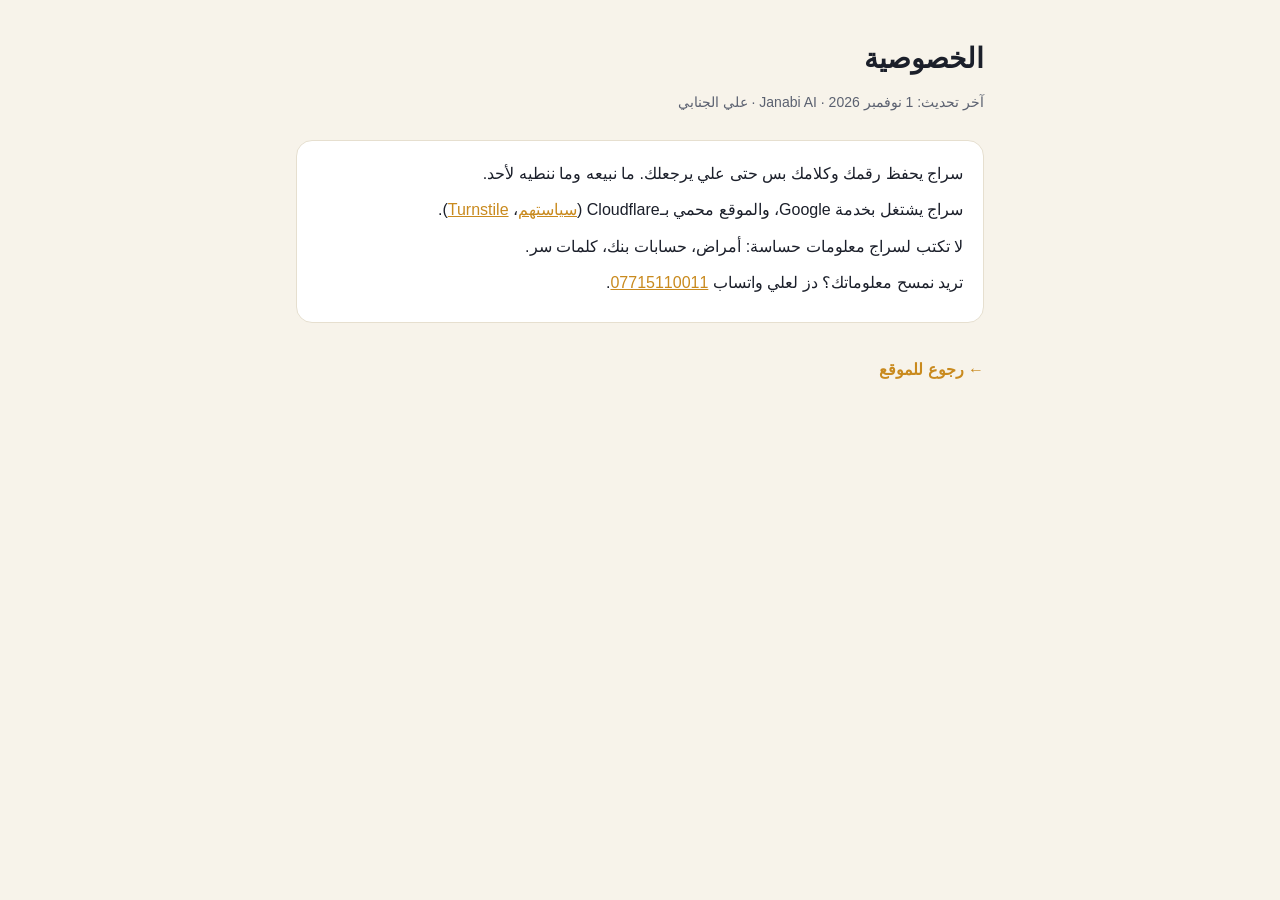
<file: privacy.html>
<!doctype html>
<html lang="ar" dir="rtl">
<head>
<meta charset="utf-8">
<meta name="viewport" content="width=device-width,initial-scale=1">
<title>الخصوصية | Janabi AI</title>
<meta name="description" content="شلون نتعامل ويا معلوماتك بموقع Janabi AI وويا سراج.">
<link rel="canonical" href="https://janabiai.com/privacy.html">
<style>
:root{--bg:#f7f3ea;--fg:#1b1f2a;--muted:#5b6170;--gold:#c98a1e;--card:#fff;--line:#e6dfcf}
@media (prefers-color-scheme:dark){:root:not([data-theme="light"]){--bg:#0f1424;--fg:#eef0f4;--muted:#9aa3b2;--gold:#e2a43a;--card:#171c2e;--line:#262b3c}}
*{box-sizing:border-box}
body{margin:0;background:var(--bg);color:var(--fg);font-family:Tahoma,"Segoe UI",sans-serif;line-height:1.9}
main{max-width:720px;margin:0 auto;padding:32px 16px 64px}
h1{font-size:28px;margin:0 0 4px}
.d{color:var(--muted);font-size:14px;margin:0 0 24px}
section{background:var(--card);border:1px solid var(--line);border-radius:16px;padding:18px 20px;margin:0 0 14px}
h2{font-size:18px;margin:0 0 6px;color:var(--gold)}
p,li{margin:0 0 6px}
ul{margin:0;padding-inline-start:20px}
a{color:var(--gold)}
.back{display:inline-block;margin-top:18px;font-weight:700;text-decoration:none}
:root[data-theme="dark"]{--bg:#0f1424;--fg:#eef0f4;--muted:#9aa3b2;--gold:#e2a43a;--card:#171c2e;--line:#262b3c}
</style>
<script>try{var T=localStorage.getItem("theme");if(T==="dark"||T==="light")document.documentElement.dataset.theme=T}catch(e){}</script>
</head>
<body>
<main>
  <h1>الخصوصية</h1>
  <p class="d">آخر تحديث: 1 نوفمبر 2026 · Janabi AI · علي الجنابي</p>

  <section>
    <p>سراج يحفظ رقمك وكلامك بس حتى علي يرجعلك. ما نبيعه وما ننطيه لأحد.</p>
    <p>سراج يشتغل بخدمة Google، والموقع محمي بـCloudflare (<a href="https://www.cloudflare.com/privacypolicy/" target="_blank" rel="noopener">سياستهم</a>، <a href="https://www.cloudflare.com/turnstile-privacy-policy/" target="_blank" rel="noopener">Turnstile</a>).</p>
    <p>لا تكتب لسراج معلومات حساسة: أمراض، حسابات بنك، كلمات سر.</p>
    <p>تريد نمسح معلوماتك؟ دز لعلي واتساب <a href="https://wa.me/9647715110011" dir="ltr">07715110011</a>.</p>
  </section>

  <a class="back" href="/">← رجوع للموقع</a>
</main>
</body>
</html>
</file>
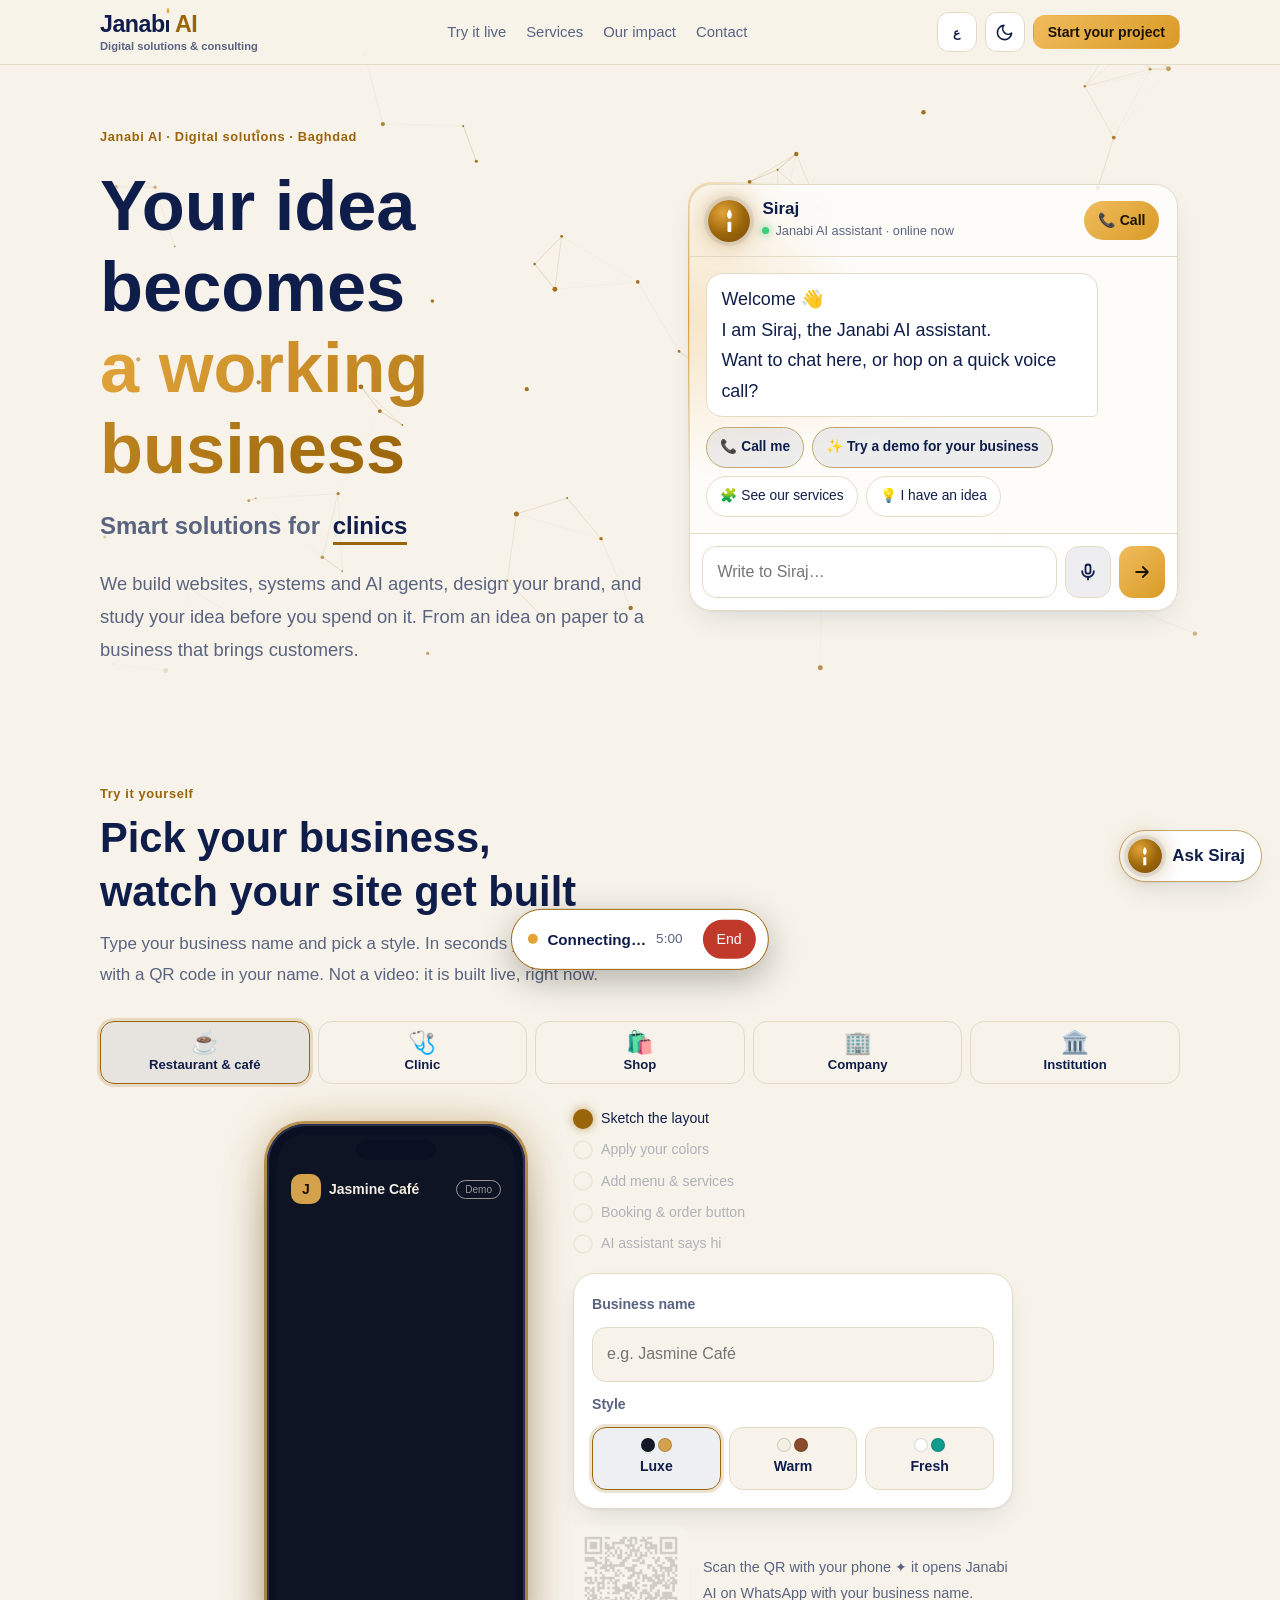
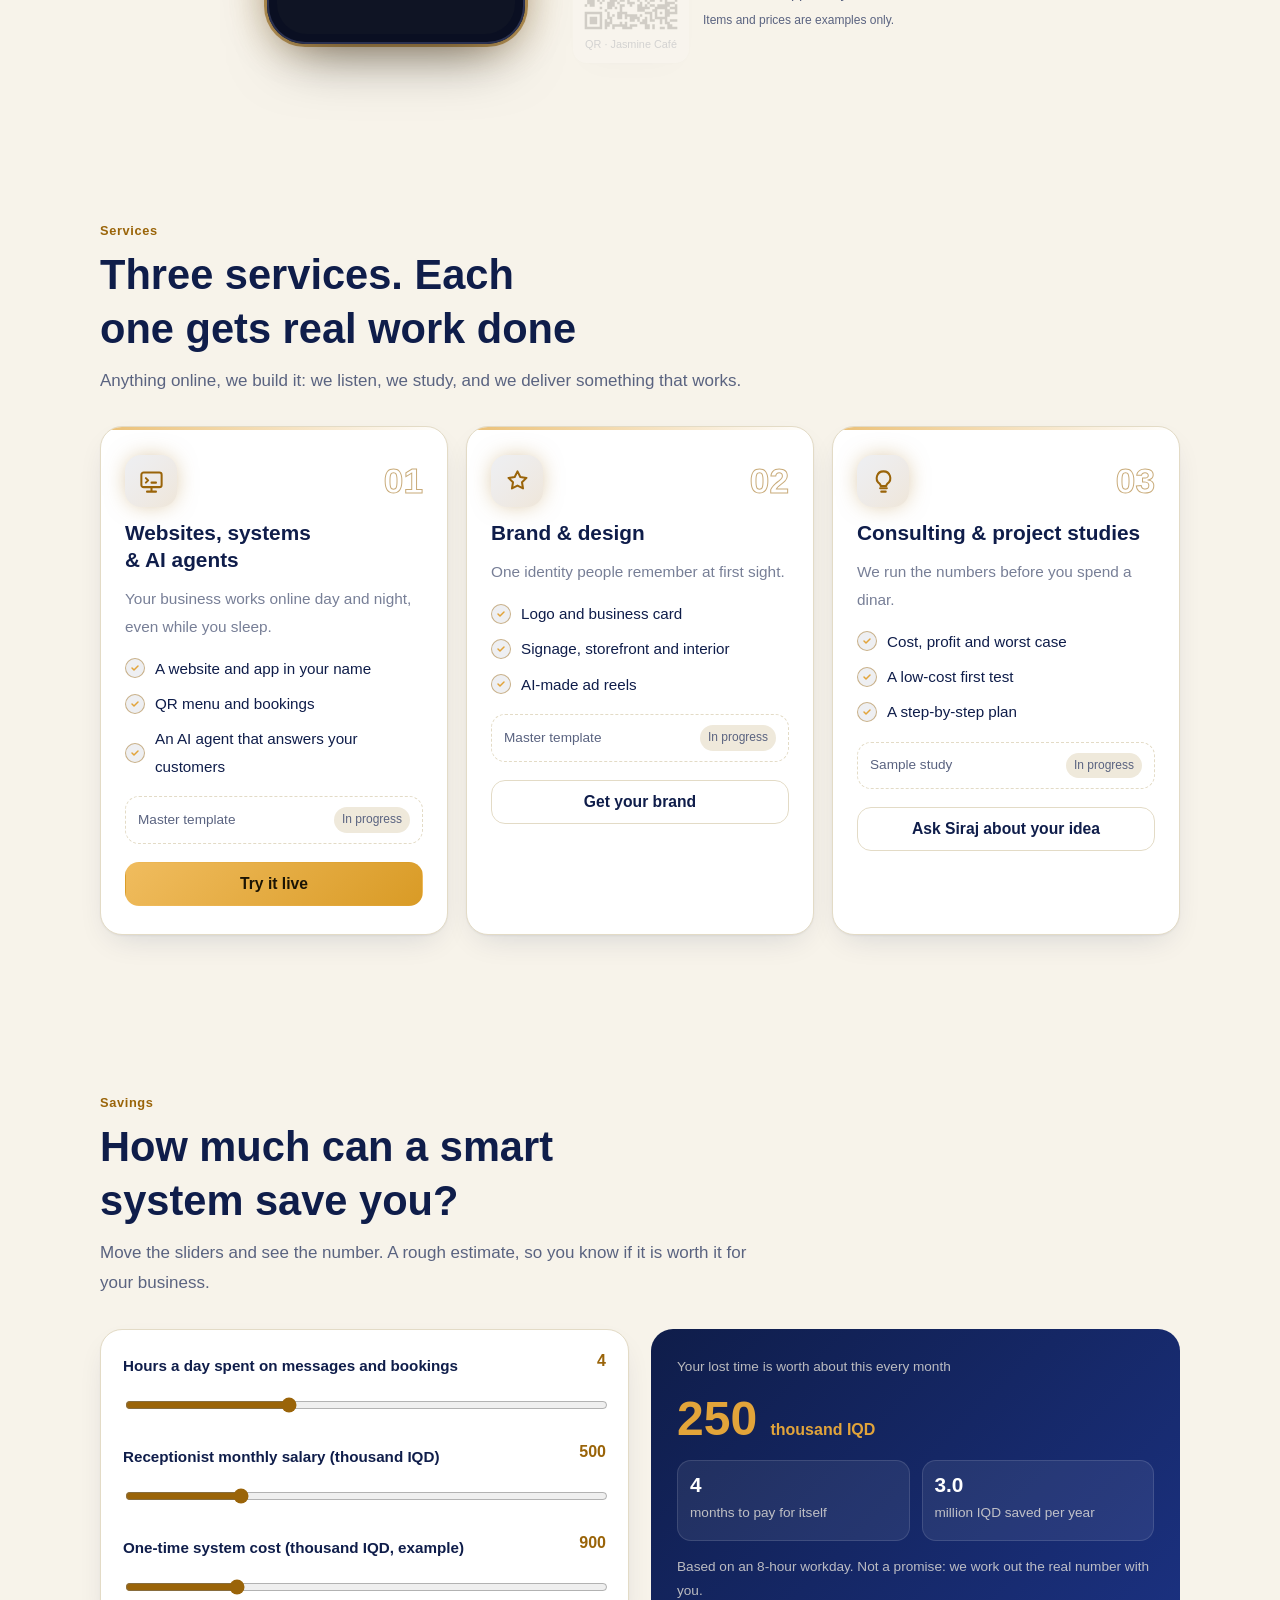
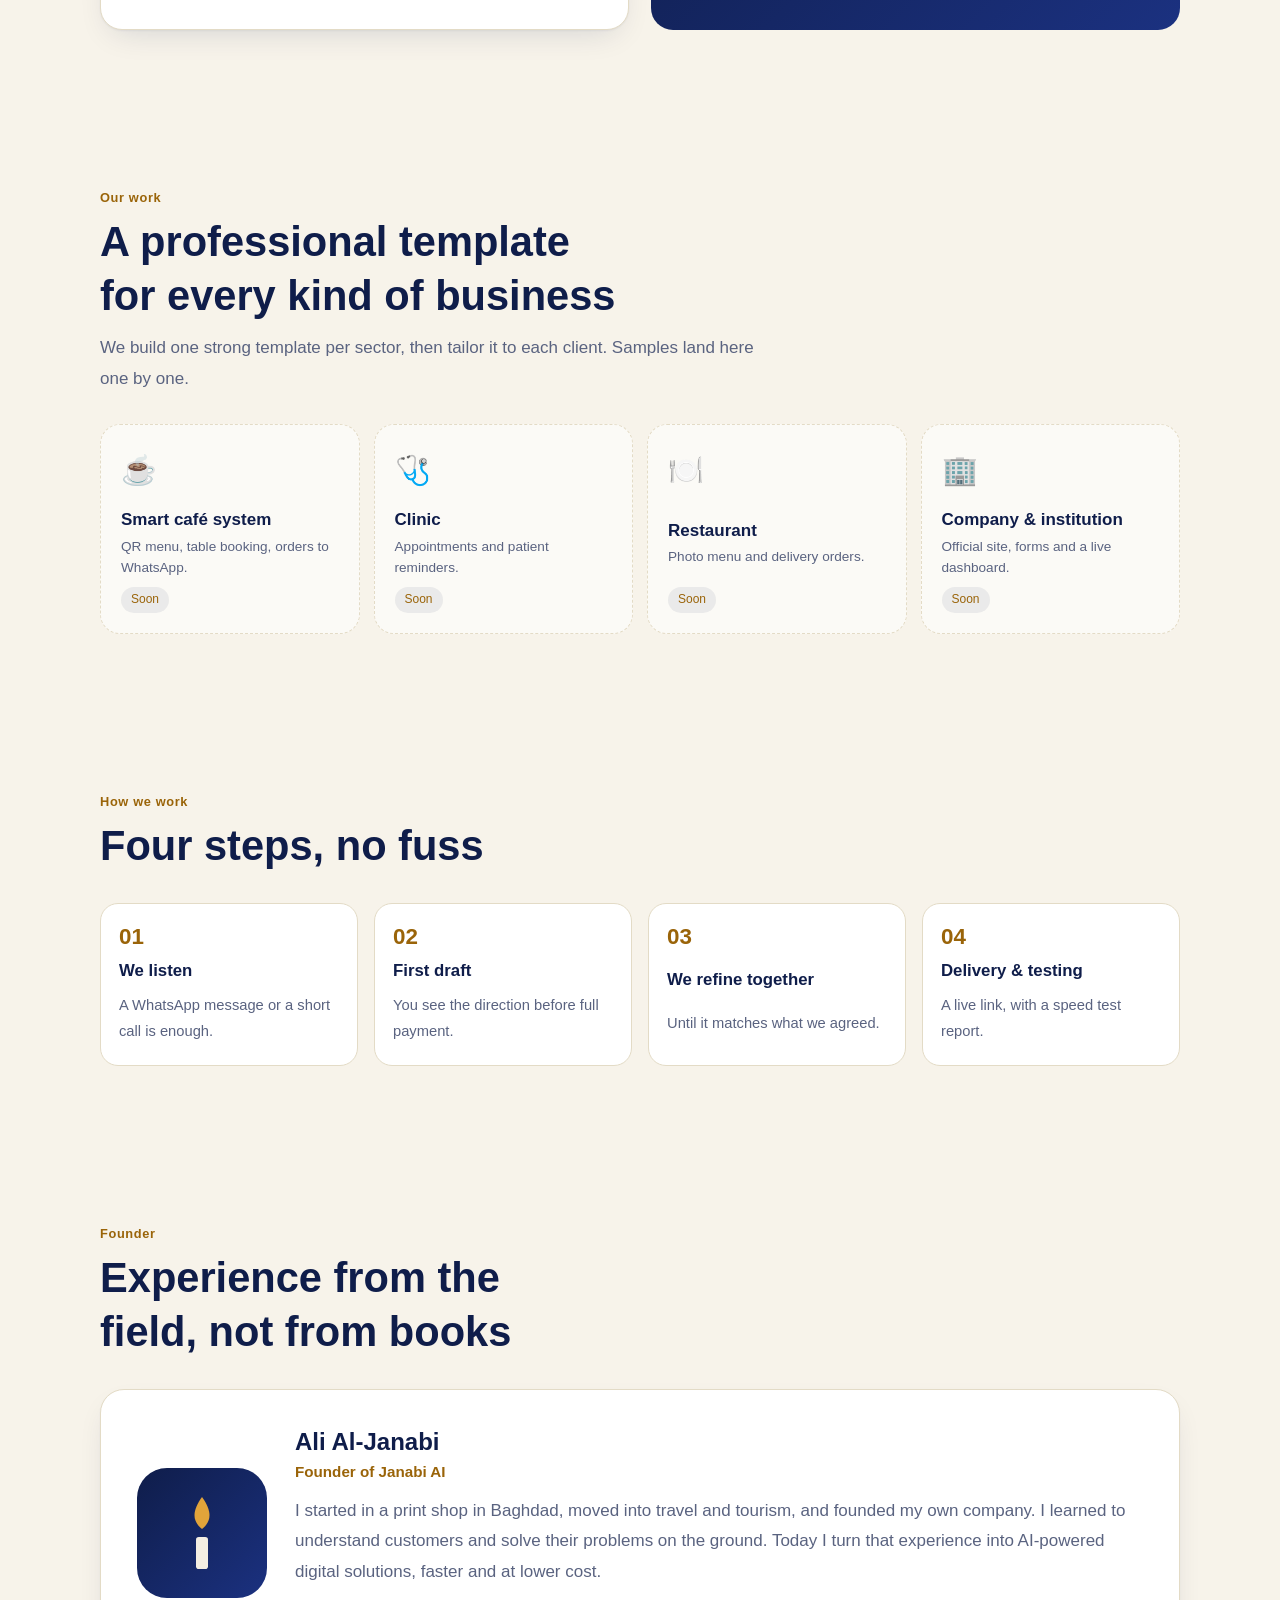
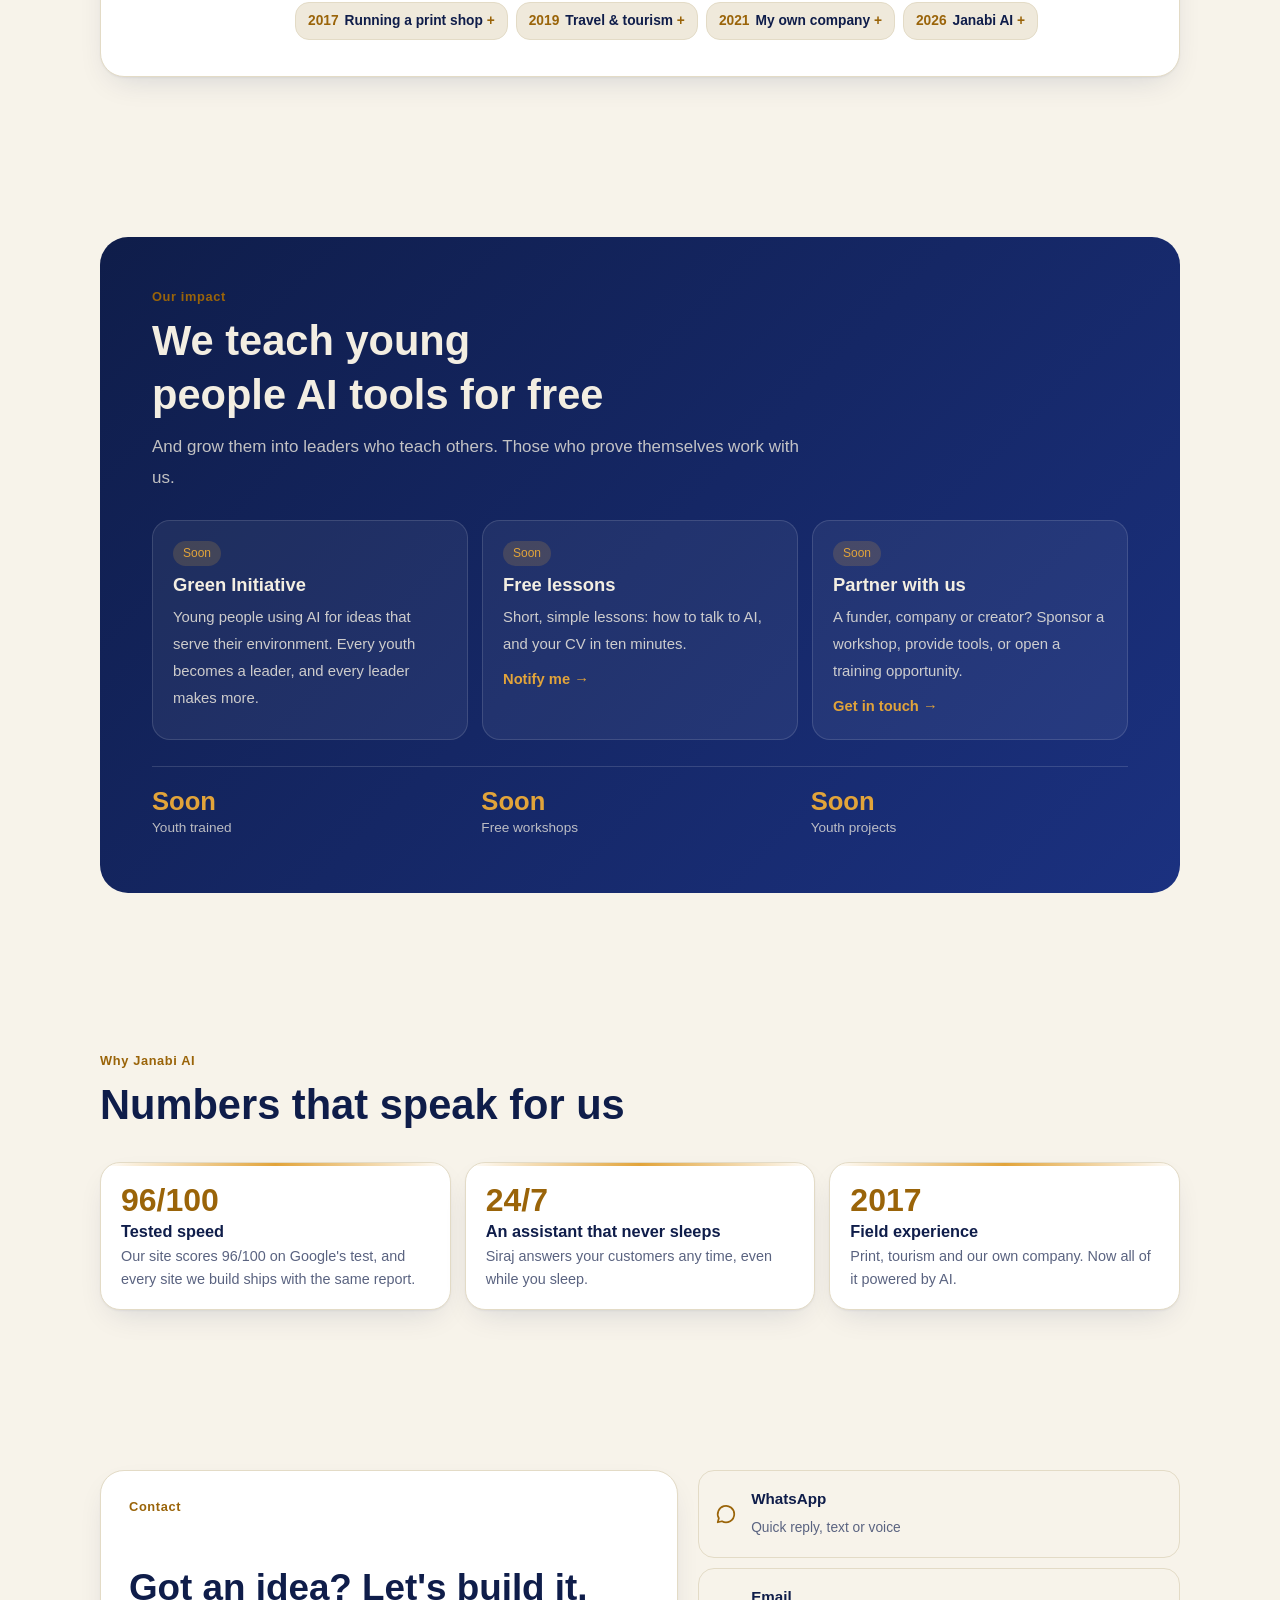
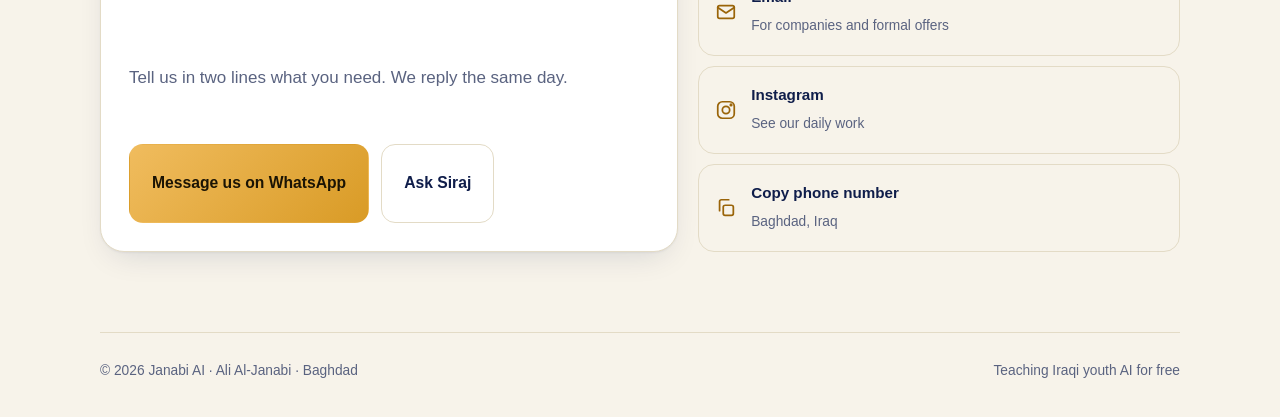
<file: v2/en.html>
<!doctype html>
<html lang="en" dir="ltr">
<head>
<meta charset="utf-8">
<meta name="viewport" content="width=device-width,initial-scale=1,viewport-fit=cover">
<meta http-equiv="Content-Security-Policy" content="default-src 'self'; style-src 'self' 'unsafe-inline' https://fonts.googleapis.com; font-src https://fonts.gstatic.com; script-src 'self' 'unsafe-inline' https://challenges.cloudflare.com; img-src 'self' data:; media-src blob:; connect-src https://challenges.cloudflare.com https://janabi-agent.1same42002.workers.dev; frame-src 'self' https://challenges.cloudflare.com; object-src 'none'; base-uri 'none'; form-action 'none'">
<meta name="referrer" content="strict-origin-when-cross-origin">
<title>Janabi AI · Digital Solutions Agency in Baghdad, Iraq</title>
<meta name="description" content="Janabi AI is a digital solutions agency in Baghdad: websites, apps, systems and AI agents, brand design, and project consulting. Your idea, made real.">
<meta property="og:title" content="Janabi AI · Your idea, made real">
<meta property="og:description" content="Websites, systems, AI agents and design. Watch a demo of your business get built live.">
<meta property="og:type" content="website">
<meta property="og:url" content="https://janabiai.com/en/">
<meta property="og:image" content="https://janabiai.com/preview.jpg?v=3">
<meta property="og:locale" content="en_US">
<meta property="og:site_name" content="Janabi AI">
<meta name="twitter:card" content="summary_large_image">
<meta name="theme-color" content="#0F1D4A">
<meta name="robots" content="noindex">
<link rel="alternate" hreflang="ar" href="https://janabiai.com/"><link rel="canonical" href="https://janabiai.com/en/">
<link rel="icon" href="data:image/svg+xml,%3Csvg xmlns='http://www.w3.org/2000/svg' viewBox='0 0 64 64'%3E%3Crect width='64' height='64' rx='16' fill='%230F1D4A'/%3E%3Cpath d='M32 8c8 11 8 18 0 24c-8-6-8-13 0-24z' fill='%23E2A43A'/%3E%3Crect x='27' y='36' width='10' height='20' rx='2' fill='%23F3EEE2'/%3E%3C/svg%3E">
<script type="application/ld+json">{"@context": "https://schema.org", "@type": "ProfessionalService", "@id": "https://janabiai.com/#org", "name": "Janabi AI", "alternateName": ["الجنابي AI", "جنابي AI", "Janabi AI Agency"], "description": "وكالة حلول رقمية في بغداد: مواقع وأنظمة ووكلاء ذكاء اصطناعي، هوية وتصميم، واستشارات مشاريع. Digital solutions agency in Baghdad, serving clients worldwide.", "url": "https://janabiai.com/", "logo": "https://janabiai.com/preview.jpg", "image": "https://janabiai.com/preview.jpg", "email": "ali@janabiai.com", "telephone": "+9647715110011", "address": {"@type": "PostalAddress", "addressLocality": "Baghdad", "addressRegion": "Baghdad", "addressCountry": "IQ"}, "areaServed": [{"@type": "City", "name": "Baghdad"}, {"@type": "Country", "name": "Iraq"}, "Worldwide"], "founder": {"@type": "Person", "@id": "https://janabiai.com/ali/#ali", "name": "Ali Al-Janabi", "alternateName": ["علي الجنابي", "علي حسين الجنابي"], "url": "https://janabiai.com/ali/"}, "sameAs": ["https://www.instagram.com/1same4"], "knowsAbout": ["مواقع", "تطبيقات", "وكيل ذكي", "AI agents", "websites", "QR menu", "branding", "حلول رقمية"]}</script>
<link rel="preconnect" href="https://fonts.googleapis.com">
<link rel="preconnect" href="https://fonts.gstatic.com" crossorigin>
<link rel="stylesheet" href="https://fonts.googleapis.com/css2?family=Alexandria:wght@500;700;800&family=IBM+Plex+Sans+Arabic:wght@400;500;600&family=Space+Grotesk:wght@600;700&display=swap">
<style>
:root{
  --gbtn:linear-gradient(135deg,#F0BC5E,#D99B26);--bg:#F7F3EA;--surface:#FFFFFF;--tint:#EFE9DB;--line:#E3DBC6;--fg:#0F1D4A;--muted:#5A6380;
  --brand:#0F1D4A;--brand-soft:rgba(15,29,74,.07);--gold:#9A6409;--gold-2:#E2A43A;--on-gold:#1B1404;--gbtn:linear-gradient(135deg,#F0BC5E,#D99B26);
  --band:linear-gradient(135deg,#0F1D4A 0%,#1B3180 100%);--band-fg:#F3EEE2;
  --glass:rgba(255,255,255,.72);--shadow:0 1px 2px rgba(15,29,74,.05),0 12px 32px -12px rgba(15,29,74,.16);
  --f-d:"Alexandria","IBM Plex Sans Arabic",Tahoma,sans-serif;--f-b:"IBM Plex Sans Arabic",Tahoma,"Segoe UI",sans-serif;--f-l:"Space Grotesk","Alexandria",sans-serif;
  color-scheme:light}
:root:not([data-theme="light"]){
  --bg:#0F1D4A;--surface:#152660;--tint:#12225A;--line:#2A3D7C;--fg:#F3EEE2;--muted:#AEB8D6;
  --brand:#E2A43A;--brand-soft:rgba(226,164,58,.13);--gold:#E2A43A;--gold-2:#F0BC5E;--on-gold:#1B1404;
  --glass:rgba(21,38,96,.62);--shadow:0 1px 2px rgba(0,0,0,.25),0 18px 40px -18px rgba(0,0,0,.6);color-scheme:dark}
@media (prefers-color-scheme:light){:root:not([data-theme]){
  --bg:#F7F3EA;--surface:#FFFFFF;--tint:#EFE9DB;--line:#E3DBC6;--fg:#0F1D4A;--muted:#5A6380;
  --brand:#0F1D4A;--brand-soft:rgba(15,29,74,.07);--gold:#9A6409;--gold-2:#E2A43A;
  --glass:rgba(255,255,255,.72);--shadow:0 1px 2px rgba(15,29,74,.05),0 12px 32px -12px rgba(15,29,74,.16);color-scheme:light}}
:root[data-theme="dark"]{
  --bg:#0F1D4A;--surface:#152660;--tint:#12225A;--line:#2A3D7C;--fg:#F3EEE2;--muted:#AEB8D6;
  --brand:#E2A43A;--brand-soft:rgba(226,164,58,.13);--gold:#E2A43A;--gold-2:#F0BC5E;
  --glass:rgba(21,38,96,.62);--shadow:0 1px 2px rgba(0,0,0,.25),0 18px 40px -18px rgba(0,0,0,.6);color-scheme:dark}

*{box-sizing:border-box}
html{scroll-behavior:smooth;scroll-padding-top:76px;-webkit-text-size-adjust:100%}
html,body{overflow-x:clip}
body{margin:0;background:var(--bg);color:var(--fg);font:400 17px/1.8 var(--f-b);padding-bottom:env(safe-area-inset-bottom,0)}
h1,h2,h3{font-family:var(--f-d);margin:0;line-height:1.3;text-wrap:balance}
p{margin:0}
a{color:inherit}
button{font:inherit}
:focus-visible{outline:2px solid var(--gold);outline-offset:3px;border-radius:8px}
.wrap{max-width:1120px;margin:0 auto;padding-inline:20px}
.label{font:600 .8rem var(--f-b);letter-spacing:.05em;color:var(--gold)}
.sec{padding-block:80px;display:grid;gap:30px}
.sec-head{display:grid;gap:10px;max-width:660px}
.sec-head h2{font-size:clamp(1.7rem,4.2vw,2.6rem);font-weight:800}
.sec-head p{color:var(--muted)}
.ltr{direction:ltr;unicode-bidi:isolate}

/* header */
.top{position:sticky;top:0;z-index:20;background:color-mix(in srgb,var(--bg) 82%,transparent);backdrop-filter:blur(12px);-webkit-backdrop-filter:blur(12px);border-bottom:1px solid var(--line);padding-top:env(safe-area-inset-top,0)}
.top-in{max-width:1120px;margin:0 auto;padding:12px 20px;display:flex;align-items:center;justify-content:space-between;gap:12px}
.top-in,.word b,.word small,.top .ibtn,.top .btn.sm{transition:all .25s ease}
.top.shrink .top-in{padding-top:6px;padding-bottom:6px}.top.shrink .word b{font-size:1.15rem}.top.shrink .word small{max-height:0;margin:0;opacity:0;overflow:hidden}
.top.shrink .ibtn{transform:scale(.88)}.top.shrink .btn.sm{transform:scale(.92)}
.logo{display:flex;align-items:center;gap:10px;text-decoration:none;color:var(--fg)}
.mark{width:38px;height:38px;flex:none}
.word{display:grid;line-height:1.1}
.word b{font:700 1.45rem var(--f-l);letter-spacing:-.02em;direction:ltr;line-height:1.05;white-space:nowrap}
.word b i{font-style:normal;color:var(--gold);margin-left:.2em}
.ii{position:relative;display:inline-block;width:.15em;height:.52em;background:currentColor;border-radius:.03em;margin:0 .045em 0 .05em}
.ii svg{position:absolute;left:50%;bottom:.6em;width:.36em;height:.5em;transform:translateX(-50%);overflow:visible}
.ii .flame{fill:var(--gold-2);transform-box:fill-box;transform-origin:50% 100%;animation:flick 3.4s ease-in-out infinite}
@keyframes flick{0%,100%{transform:scale(1)}45%{transform:scale(1.08,.94) rotate(-3deg)}75%{transform:scale(.95,1.06) rotate(3deg)}}
.word small{font-family:var(--f-b);margin-top:5px}
.word small{font-family:var(--f-b);font:600 .7rem var(--f-b);color:var(--muted);margin-top:3px;white-space:nowrap}
.top nav{display:flex;gap:20px;font-size:.93rem}
.top nav a{color:var(--muted);text-decoration:none}
.top nav a:hover{color:var(--fg)}
@media (max-width:760px){.top nav{display:none}}
.acts{display:flex;align-items:center;gap:8px}
.ibtn{width:40px;height:40px;border-radius:12px;border:1px solid var(--line);background:var(--surface);color:var(--fg);display:grid;place-items:center;cursor:pointer;padding:0;text-decoration:none;font:700 .78rem var(--f-l)}
.ibtn svg{width:19px;height:19px;fill:none;stroke:currentColor;stroke-width:2;stroke-linecap:round;stroke-linejoin:round}
.btn{display:inline-flex;align-items:center;justify-content:center;gap:8px;padding:12px 22px;border-radius:14px;font:600 .98rem var(--f-b);text-decoration:none;cursor:pointer;border:1px solid transparent;white-space:nowrap;transition:transform .2s,box-shadow .2s;-webkit-tap-highlight-color:transparent}
.btn.gold{background:var(--gbtn,linear-gradient(135deg,#F0BC5E,#D99B26));color:var(--on-gold)}
.btn.gold:hover{transform:translateY(-2px);box-shadow:0 10px 26px -8px color-mix(in srgb,var(--gold) 70%,transparent)}
.btn.ghost{background:var(--surface);color:var(--fg);border-color:var(--line)}
.btn.sm{padding:8px 14px;font-size:.88rem;border-radius:12px}
@media (max-width:420px){.top-in{padding-inline:14px}.top .btn.sm{display:none}}

/* hero */
.hero{padding-block:64px 40px;display:grid;grid-template-columns:1.05fr .95fr;gap:44px;align-items:center;position:relative}
@media (max-width:900px){.hero{grid-template-columns:minmax(0,1fr);gap:18px;padding-top:22px;padding-bottom:24px}.hero-txt{gap:10px}.hero .sub{display:none}.hero h1{font-size:clamp(2rem,9vw,2.6rem)}.siraj-in{min-height:390px;max-height:470px}}
.hero>*,.builder>*,.roi>*,.contact>*,.stage>*{min-width:0}
.hero-txt{display:grid;gap:22px;align-content:center}
.hero h1{font-size:clamp(2.2rem,6.4vw,4.4rem);font-weight:800;line-height:1.15}
.hero h1 .g{background:linear-gradient(120deg,var(--gold-2),var(--gold));-webkit-background-clip:text;background-clip:text;color:transparent}
.rotline{font:700 clamp(1.15rem,2.6vw,1.5rem) var(--f-d);color:var(--muted)}
.rot{margin-inline-start:6px}
.rot{color:var(--fg);display:inline-block;border-bottom:3px solid var(--gold);padding-bottom:2px}
.rot.sw{animation:sw .5s ease}
@keyframes sw{from{opacity:0;transform:translateY(.4em)}to{opacity:1;transform:none}}
.hero .sub{color:var(--muted);font-size:clamp(1rem,2vw,1.15rem);max-width:560px}
.ctas{display:flex;flex-wrap:wrap;gap:12px}
.field-bg{position:absolute;inset:-40px -20px 0;width:calc(100% + 40px);height:calc(100% + 40px);z-index:-1;pointer-events:none;-webkit-mask-image:radial-gradient(ellipse 85% 90% at 60% 45%,#000 45%,transparent 90%);mask-image:radial-gradient(ellipse 85% 90% at 60% 45%,#000 45%,transparent 90%)}
.glow-old{position:absolute;inset:0 -20px;pointer-events:none;z-index:-1;background-image:radial-gradient(color-mix(in srgb,var(--gold) 38%,transparent) 1.2px,transparent 1.4px);background-size:22px 22px;-webkit-mask-image:radial-gradient(ellipse 60% 70% at 75% 40%,#000 0%,transparent 70%);mask-image:radial-gradient(ellipse 60% 70% at 75% 40%,#000 0%,transparent 70%);opacity:.7}

/* siraj card */
.siraj{position:relative;border-radius:24px;padding:1.5px;background:conic-gradient(from var(--a,0deg),transparent 0 70%,var(--gold-2) 80%,transparent 90%);animation:beam 6s linear infinite}
@property --a{syntax:'<angle>';initial-value:0deg;inherits:false}
@keyframes beam{to{--a:360deg}}
.siraj-in{border-radius:23px;background:var(--glass);backdrop-filter:blur(16px);-webkit-backdrop-filter:blur(16px);border:1px solid var(--line);box-shadow:var(--shadow);display:grid;grid-template-columns:minmax(0,1fr);grid-template-rows:auto 1fr auto;min-height:420px;max-height:520px;overflow:hidden}
.s-head{display:flex;align-items:center;gap:12px;padding:14px 18px;border-bottom:1px solid var(--line)}
.orb{width:42px;height:42px;border-radius:50%;flex:none;background:radial-gradient(circle at 35% 30%,var(--gold-2),var(--gold) 55%,#7a4f0c);box-shadow:0 0 0 4px var(--brand-soft),0 0 22px color-mix(in srgb,var(--gold) 55%,transparent);animation:breathe 3.2s ease-in-out infinite}
.orb{display:grid;place-items:center}.orb svg{width:40%;height:60%}.orb.think{animation-duration:.9s}
.m.big{font-size:1.12rem;font-weight:500;border-color:color-mix(in srgb,var(--gold) 55%,var(--line));box-shadow:0 0 0 0 color-mix(in srgb,var(--gold) 40%,transparent);animation:up .35s ease both,callme 2.6s ease-in-out 1.2s 3}
@keyframes callme{50%{box-shadow:0 0 0 6px color-mix(in srgb,var(--gold) 18%,transparent),0 0 26px color-mix(in srgb,var(--gold) 35%,transparent)}}
.chip.call{animation:up .35s ease both}
@keyframes breathe{50%{transform:scale(1.08);box-shadow:0 0 0 7px var(--brand-soft),0 0 30px color-mix(in srgb,var(--gold) 70%,transparent)}}
.s-head b{font-family:var(--f-d);display:block;line-height:1.2}
.s-head small{color:var(--muted);font-size:.8rem;display:flex;align-items:center;gap:6px}
.s-head small::before{content:"";width:7px;height:7px;border-radius:50%;background:#3ccf7a;box-shadow:0 0 8px #3ccf7a}
.s-log{overflow-y:auto;padding:16px;display:flex;flex-direction:column;gap:10px;overscroll-behavior:contain}
.m{max-width:86%;padding:10px 14px;border-radius:16px;font-size:.95rem;line-height:1.7;white-space:pre-line;animation:up .35s ease both}
.m.ai{align-self:flex-start;background:var(--surface);border:1px solid var(--line);border-bottom-right-radius:5px}
.m.me{align-self:flex-end;background:var(--gbtn,linear-gradient(135deg,#F0BC5E,#D99B26));color:var(--on-gold);border-bottom-left-radius:5px}
.m.dots{display:flex;gap:4px}.m.dots i{width:7px;height:7px;border-radius:50%;background:var(--muted);animation:bl 1s infinite}.m.dots i:nth-child(2){animation-delay:.15s}.m.dots i:nth-child(3){animation-delay:.3s}
@keyframes bl{50%{opacity:.25}}
@keyframes up{from{opacity:0;transform:translateY(8px)}to{opacity:1;transform:none}}
.s-opts{display:flex;flex-wrap:wrap;gap:8px}
.chip{font-size:.86rem;padding:7px 13px;border-radius:999px;background:var(--surface);color:var(--fg);border:1px solid var(--line);cursor:pointer;text-decoration:none}
.chip:hover{border-color:var(--gold)}
.chip.call{background:var(--brand-soft);border-color:color-mix(in srgb,var(--gold) 45%,var(--line));font-weight:600}
.s-form{display:flex;gap:8px;padding:12px;border-top:1px solid var(--line);background:color-mix(in srgb,var(--surface) 70%,transparent)}
.s-form input{flex:1;min-width:0;border:1px solid var(--line);background:var(--surface);color:var(--fg);border-radius:14px;padding:11px 14px;font:inherit;font-size:16px}
.s-form button{flex:none;width:46px;border:0;border-radius:14px;background:var(--gbtn,linear-gradient(135deg,#F0BC5E,#D99B26));color:var(--on-gold);cursor:pointer;display:grid;place-items:center}
.s-form button svg{width:20px;height:20px;fill:none;stroke:currentColor;stroke-width:2.2;stroke-linecap:round;stroke-linejoin:round}
.s-form .mic{background:var(--brand-soft);color:var(--fg);border:1px solid var(--line)}
.s-form .mic svg{transform:none}

/* proof strip */
.proof{display:grid;grid-template-columns:repeat(3,1fr);gap:14px;padding-block:8px 20px}
@media (max-width:820px){.proof{grid-template-columns:1fr}}
.pf{border:1px solid var(--line);border-radius:20px;padding:20px 20px 18px;background:var(--surface);display:grid;gap:4px;box-shadow:var(--shadow);position:relative;overflow:hidden}
.pf::before{content:"";position:absolute;inset:0 0 auto 0;height:3px;background:linear-gradient(90deg,transparent,var(--gold-2),transparent)}
.pf b{font:700 2rem var(--f-l);color:var(--gold);line-height:1.1;justify-self:start}
.pf strong{font:700 1.02rem var(--f-d)}
.pf span{font-size:.9rem;color:var(--muted);line-height:1.6}

/* builder demo */
.builder{display:grid;grid-template-columns:.9fr 1.1fr;gap:28px;align-items:start}
@media (max-width:900px){.builder{grid-template-columns:minmax(0,1fr)}.builder .stage{order:-1}}
.panel{background:var(--surface);border:1px solid var(--line);border-radius:22px;padding:22px;display:grid;gap:18px;box-shadow:var(--shadow)}
.panel h3{font-size:1rem;color:var(--muted);font-weight:700}
.seg{display:grid;grid-template-columns:repeat(auto-fit,minmax(78px,1fr));gap:8px}
.seg button,.styles button{border:1px solid var(--line);background:var(--bg);color:var(--fg);border-radius:14px;padding:10px 6px;cursor:pointer;display:grid;gap:2px;place-items:center;font-size:.88rem;font-weight:600}
.seg button span{font-size:1.4rem;line-height:1}
.seg button{font-size:.82rem;text-align:center;line-height:1.3}
.phone.on{box-shadow:0 30px 60px -25px rgba(0,0,0,.55),inset 0 0 0 2px #2a3150,0 0 0 3px color-mix(in srgb,var(--gold) 60%,transparent),0 0 40px color-mix(in srgb,var(--gold) 40%,transparent);transition:box-shadow .4s}
.caret::after{content:"|";animation:bl .8s infinite;margin-inline-start:1px}
.seg button[aria-pressed="true"],.styles button[aria-pressed="true"]{border-color:var(--gold);background:var(--brand-soft);box-shadow:0 0 0 3px color-mix(in srgb,var(--gold) 18%,transparent)}
.styles{display:grid;grid-template-columns:repeat(3,1fr);gap:8px}
.styles button i{display:flex;gap:3px}.styles button i b{width:14px;height:14px;border-radius:50%;border:1px solid rgba(0,0,0,.15)}
.field input{width:100%;border:1px solid var(--line);background:var(--bg);color:var(--fg);border-radius:14px;padding:12px 14px;font:inherit;font-size:16px}
.go{width:100%}
.stage{display:grid;grid-template-columns:auto 1fr;gap:22px;align-items:center;justify-items:center}
@media (max-width:560px){.stage{grid-template-columns:1fr}}
.phone{width:258px;height:520px;border-radius:38px;padding:10px;background:#0a0f22;box-shadow:0 30px 60px -25px rgba(0,0,0,.55),inset 0 0 0 2px #2a3150;position:relative}
.phone::before{content:"";position:absolute;top:16px;left:50%;transform:translateX(-50%);width:80px;height:20px;border-radius:12px;background:#0a0f22;z-index:3}
.screen{width:100%;height:100%;border-radius:30px;overflow:hidden;background:var(--p-bg,#fff);color:var(--p-fg,#111);position:relative;display:flex;flex-direction:column;font-size:12px;line-height:1.5}
.screen>*{transition:opacity .5s ease,transform .5s ease}
.screen.build>*{opacity:0;transform:translateY(10px)}
.screen.build.s1 .p-top,.screen.build.s2 .p-hero,.screen.build.s3 .p-menu,.screen.build.s4 .p-cta,.screen.build.s5 .p-bot{opacity:1;transform:none}
.screen.build.s2 .p-top,.screen.build.s3 .p-top,.screen.build.s3 .p-hero,.screen.build.s4 .p-top,.screen.build.s4 .p-hero,.screen.build.s4 .p-menu,.screen.build.s5 .p-top,.screen.build.s5 .p-hero,.screen.build.s5 .p-menu,.screen.build.s5 .p-cta{opacity:1;transform:none}
.p-top{padding:40px 14px 10px;display:flex;align-items:center;gap:8px}
.p-logo{width:30px;height:30px;border-radius:10px;background:var(--p-acc,#c98a1c);color:var(--p-on,#fff);display:grid;place-items:center;font:800 14px var(--f-d)}
.p-top b{font:800 14px var(--f-d)}
.p-ex{margin-inline-start:auto;font-style:normal;font-size:10px;padding:1px 8px;border-radius:999px;border:1px solid currentColor;opacity:.6}
.p-hero{margin:4px 12px;border-radius:16px;padding:16px 14px;background:var(--p-hero,#eee);color:var(--p-hfg,#111);display:grid;gap:4px}
.p-hero b{font:800 16px var(--f-d)}
.p-hero small{opacity:.8}
.p-menu{padding:10px 12px;display:grid;gap:6px}
.p-item{display:flex;justify-content:space-between;align-items:center;padding:8px 10px;border-radius:12px;background:var(--p-card,#f4f4f4)}
.p-item b{font-weight:600}
.p-item span{font:700 11px var(--f-l);color:var(--p-acc,#c98a1c)}
.p-cta{margin:auto 12px 8px;padding:10px;border-radius:14px;text-align:center;font-weight:700;background:var(--p-acc,#c98a1c);color:var(--p-on,#fff)}
.p-bot{margin:0 12px 14px;display:flex;gap:6px;align-items:flex-end}
.p-bot i{width:22px;height:22px;border-radius:50%;flex:none;background:radial-gradient(circle at 35% 30%,#f0bc5e,#c98a1c)}
.p-bot span{background:var(--p-card,#f4f4f4);border-radius:12px 12px 12px 4px;padding:6px 9px;font-size:11px}
.side{display:grid;gap:14px;justify-items:center;text-align:center;width:100%}
.qrbox{transition:opacity .6s;background:#fff;border-radius:18px;padding:14px;box-shadow:var(--shadow);display:grid;gap:6px;justify-items:center;color:#0F1D4A;width:190px}
.qrbox svg{width:150px;height:150px;display:block}
.qrbox small{font-size:.75rem;line-height:1.4}
.ticks{list-style:none;margin:0;padding:0;display:grid;gap:6px;font-size:.88rem;color:var(--muted);text-align:start;width:min(100%,240px)}
.ticks li{display:flex;align-items:center;gap:8px;opacity:.45;transition:opacity .3s,color .3s}
.ticks li::before{content:"";width:16px;height:16px;border-radius:50%;border:2px solid var(--line);flex:none;transition:all .3s}
.ticks li.on{opacity:1;color:var(--fg)}
.ticks li.on::before{background:var(--gold);border-color:var(--gold);box-shadow:0 0 10px color-mix(in srgb,var(--gold) 60%,transparent)}
.after{font-size:.9rem;color:var(--muted)}

/* services */
.svc{display:grid;grid-template-columns:repeat(3,1fr);gap:18px}
@media (max-width:900px){.svc{grid-template-columns:1fr}}
.card{background:var(--surface);border:1px solid var(--line);border-radius:22px;padding:26px 22px;display:grid;gap:12px;align-content:start;box-shadow:var(--shadow);transition:transform .25s,border-color .25s;position:relative;overflow:hidden}
.card:hover{transform:translateY(-4px);border-color:color-mix(in srgb,var(--gold) 60%,var(--line))}
.card .ic{width:52px;height:52px;border-radius:16px;display:grid;place-items:center;background:linear-gradient(135deg,var(--brand-soft),color-mix(in srgb,var(--gold) 16%,transparent))}
.card .ic svg{width:27px;height:27px;stroke:var(--gold);fill:none;stroke-width:1.8;stroke-linecap:round;stroke-linejoin:round}
.ch{display:flex;justify-content:space-between;align-items:center}
.card .n{font:700 2.2rem var(--f-l);color:transparent;-webkit-text-stroke:1px color-mix(in srgb,var(--gold) 55%,transparent)}
.card{padding:28px 24px}
.card h3{font-size:1.4rem}
.card>p{color:var(--fg);opacity:.82}
.get{list-style:none;margin:2px 0 4px;padding:0;display:grid;gap:8px}
.get li{display:flex;gap:10px;align-items:center;font-size:.95rem}
.get li::before{content:"";flex:none;width:18px;height:18px;border-radius:50%;background:var(--brand-soft) url("data:image/svg+xml,%3Csvg xmlns='http://www.w3.org/2000/svg' viewBox='0 0 24 24'%3E%3Cpath d='M6 12l4 4 8-8' fill='none' stroke='%23E2A43A' stroke-width='3' stroke-linecap='round' stroke-linejoin='round'/%3E%3C/svg%3E") center/12px no-repeat;border:1px solid color-mix(in srgb,var(--gold) 45%,transparent)}
.cbtn{margin-top:6px;width:100%}
.card .ic{box-shadow:0 0 24px -6px color-mix(in srgb,var(--gold) 55%,transparent)}
.card::before{content:"";position:absolute;inset:0 0 auto 0;height:3px;background:linear-gradient(90deg,var(--gold-2),transparent);opacity:0;transition:opacity .3s}
.card::before{opacity:.7}.card:hover::before{opacity:1}
.card h3{font-size:1.3rem}
.card p{color:var(--muted);font-size:.96rem}
.tags{display:flex;flex-wrap:wrap;gap:6px}
.tags span{font-size:.8rem;padding:3px 10px;border-radius:999px;background:var(--brand-soft);color:var(--fg)}
.card .try{margin-top:4px;justify-self:start;font-weight:600;font-size:.92rem;color:var(--gold);text-decoration:none;display:inline-flex;gap:6px;align-items:center}
.sample{border:1.5px dashed var(--line);border-radius:14px;padding:10px 12px;font-size:.85rem;color:var(--muted);display:flex;justify-content:space-between;gap:8px;align-items:center}
.sample em{font-style:normal;font-size:.75rem;padding:2px 8px;border-radius:999px;background:var(--tint)}



.builder2{display:grid;gap:22px}
.builder2 .seg{grid-template-columns:repeat(5,1fr)}
@media (max-width:560px){.builder2 .seg{gap:6px}.builder2 .seg button{font-size:.72rem;padding:8px 2px}.builder2 .seg button span{font-size:1.2rem}}
.bstage{display:grid;grid-template-columns:auto minmax(0,440px);justify-content:center;gap:48px;align-items:center}
@media (max-width:760px){.bstage{grid-template-columns:minmax(0,1fr);justify-items:center;gap:20px}}
.bside{display:grid;gap:16px;width:100%;max-width:440px}
.panel.mini{padding:18px;gap:10px}
.lbl{font-size:.88rem;font-weight:700;color:var(--muted)}
.qrrow{display:flex;gap:14px;align-items:center}
.qrrow .after{text-align:start;margin:0}
.qrbox{width:auto!important;padding:10px!important;border-radius:14px!important}
.qrbox svg{width:96px!important;height:96px!important}
.qrbox small{font-size:.68rem!important}
.s-x{display:none;margin-inline-start:auto}
.siraj.float{position:fixed;z-index:45;left:16px;bottom:16px;width:min(420px,calc(100% - 32px))}
.siraj.float .siraj-in{min-height:min(560px,calc(100dvh - 40px));max-height:calc(100dvh - 40px)}
.siraj.float .s-x{display:grid}
.siraj.float .siraj-in{background:var(--surface);backdrop-filter:none}
@media (max-width:760px){.bside .ticks{display:none}}
.scrim{position:fixed;inset:0;z-index:44;background:rgba(5,10,30,.5);backdrop-filter:blur(3px);display:none}
.scrim.on{display:block}
.mic.rec{background:#c0392b!important;color:#fff!important;border-color:#c0392b!important;animation:recp 1s infinite}
@keyframes recp{50%{box-shadow:0 0 0 6px rgba(192,57,43,.25)}}
.m.vn{display:flex;align-items:center;gap:8px}
/* ROI */
.roi{display:grid;grid-template-columns:1fr 1fr;gap:22px;align-items:stretch}
@media (max-width:820px){.roi{grid-template-columns:1fr}}
.rng{display:grid;gap:6px}
.rng label{display:flex;justify-content:space-between;font-weight:600;font-size:.95rem}
.rng label output{font:700 1rem var(--f-l);color:var(--gold)}
input[type=range]{width:100%;accent-color:var(--gold);height:28px}
.res{background:var(--band);color:var(--band-fg);border-radius:22px;padding:26px;display:grid;gap:14px;align-content:center}
.res .big{font:700 clamp(2rem,6vw,3rem) var(--f-l);color:var(--gold-2);line-height:1.1}
.res small{opacity:.75;font-size:.85rem}
.res .row2{display:grid;grid-template-columns:1fr 1fr;gap:12px}
.res .row2 div{background:rgba(255,255,255,.07);border:1px solid rgba(255,255,255,.12);border-radius:14px;padding:12px}
.res .row2 b{display:block;font:700 1.3rem var(--f-l);color:#fff}

/* work */
.work{display:grid;grid-template-columns:repeat(4,1fr);gap:14px}
@media (max-width:820px){.work{grid-template-columns:repeat(2,1fr)}}
@media (max-width:460px){.work{grid-template-columns:1fr}}
.slot{border:1.5px dashed var(--line);border-radius:20px;padding:20px;display:grid;gap:8px;min-height:170px;align-content:space-between;background:color-mix(in srgb,var(--surface) 55%,transparent)}
.slot span{font-size:1.8rem}
.slot b{font-family:var(--f-d);display:block}
.slot small{color:var(--muted);font-size:.85rem;display:block;line-height:1.6}
.slot em{justify-self:start;font-style:normal;font-size:.75rem;padding:2px 10px;border-radius:999px;background:var(--brand-soft);color:var(--gold)}

/* steps with beam */
.steps{list-style:none;margin:0;padding:0;display:grid;grid-template-columns:repeat(4,1fr);gap:16px;position:relative}
@media (max-width:820px){.steps{grid-template-columns:1fr 1fr}}
.steps li{position:relative;padding:20px 18px;border-radius:18px;background:var(--surface);border:1px solid var(--line);display:grid;gap:6px;overflow:hidden}
.steps li::after{content:"";position:absolute;inset:auto 0 0 0;height:3px;background:linear-gradient(90deg,transparent,var(--gold-2),transparent);transform:translateX(100%);animation:run 4s linear infinite}
.steps li:nth-child(2)::after{animation-delay:1s}.steps li:nth-child(3)::after{animation-delay:2s}.steps li:nth-child(4)::after{animation-delay:3s}
@keyframes run{0%{transform:translateX(100%)}25%,100%{transform:translateX(-100%)}}
.steps i{font:700 1.4rem var(--f-l);font-style:normal;color:var(--gold)}
.steps b{font-family:var(--f-d);font-size:1.05rem}
.steps span{color:var(--muted);font-size:.92rem}

/* founder */
.founder{display:grid;grid-template-columns:auto 1fr;gap:28px;align-items:center;background:var(--surface);border:1px solid var(--line);border-radius:24px;padding:clamp(22px,4vw,36px);box-shadow:var(--shadow)}
@media (max-width:640px){.founder{grid-template-columns:1fr}}
.avatar{width:130px;height:130px;border-radius:30px;background:var(--band);display:grid;place-items:center;position:relative}
.avatar svg{width:56px;height:80px}
.avatar em{position:absolute;bottom:-10px;font-style:normal;font-size:.72rem;background:var(--surface);border:1px solid var(--line);border-radius:999px;padding:1px 10px;color:var(--muted)}
.founder h3{font-size:1.5rem}
.founder .role{color:var(--gold);font-weight:600;font-size:.95rem}
.founder p{color:var(--muted);margin-top:8px}
.tl{display:flex;flex-wrap:wrap;gap:8px;margin-top:14px}
.tl details{font-size:.86rem;border-radius:14px;background:var(--tint);border:1px solid var(--line);padding:6px 12px;cursor:pointer;max-width:100%}
.tl details[open]{flex-basis:100%;border-color:var(--gold)}
.tl summary{list-style:none;font-weight:600}.tl summary::-webkit-details-marker{display:none}
.tl summary::after{content:" +";color:var(--gold)}.tl details[open] summary::after{content:" −"}
.tl summary b{font-family:var(--f-l);color:var(--gold);margin-inline-end:6px}
.tl details p{margin:6px 0 2px;color:var(--muted)}

/* impact */
.impact{background:var(--band);color:var(--band-fg);border-radius:28px;padding:clamp(24px,5vw,52px);display:grid;gap:26px}
.impact .sec-head p{color:rgba(243,238,226,.78)}
.ig{display:grid;grid-template-columns:repeat(3,1fr);gap:14px}
@media (max-width:820px){.ig{grid-template-columns:1fr}}
.ic2{border-radius:18px;padding:20px;background:rgba(255,255,255,.06);border:1px solid rgba(255,255,255,.13);display:grid;gap:8px;align-content:start}
.ic2 em{justify-self:start;font-style:normal;font-size:.75rem;padding:2px 10px;border-radius:999px;background:rgba(226,164,58,.18);color:var(--gold-2)}
.ic2 b{font:700 1.15rem var(--f-d)}
.ic2 p{font-size:.93rem;opacity:.82}
.ic2 a{justify-self:start;color:var(--gold-2);font-weight:600;font-size:.92rem;text-decoration:none}
.nums{display:grid;grid-template-columns:repeat(3,1fr);gap:12px;border-top:1px solid rgba(255,255,255,.14);padding-top:20px}
.nums div{display:grid}
.nums b{font:700 1.6rem var(--f-l);color:var(--gold-2)}
.nums span{font-size:.85rem;opacity:.75}

/* contact */
.contact{display:grid;grid-template-columns:1.2fr 1fr;gap:20px}
@media (max-width:820px){.contact{grid-template-columns:1fr}}
.cbox{background:var(--surface);border:1px solid var(--line);border-radius:24px;padding:28px;display:grid;gap:16px;box-shadow:var(--shadow)}
.cbox h2{font-size:clamp(1.6rem,4vw,2.3rem)}
.clinks{display:grid;gap:10px}
.cl{display:flex;align-items:center;gap:14px;padding:14px 16px;border-radius:16px;border:1px solid var(--line);background:var(--bg);text-decoration:none;color:var(--fg)}
.cl:hover{border-color:var(--gold)}
.cl svg{width:22px;height:22px;stroke:var(--gold);fill:none;stroke-width:1.9;stroke-linecap:round;stroke-linejoin:round;flex:none}
.cl b{font-weight:600;display:block;font-size:.95rem}
.cl small{color:var(--muted);font-size:.86rem}
.note{font-size:.85rem;color:var(--muted);min-height:1.3em}
footer{border-top:1px solid var(--line);padding-block:26px 34px;display:flex;justify-content:space-between;flex-wrap:wrap;gap:10px;font-size:.86rem;color:var(--muted)}

/* floating siraj */
.fab{position:fixed;right:18px;bottom:calc(18px + env(safe-area-inset-bottom,0));z-index:30;display:flex;align-items:center;gap:10px;padding:8px 16px 8px 8px;border-radius:999px;border:1px solid color-mix(in srgb,var(--gold) 45%,var(--line));background:var(--surface);color:var(--fg);box-shadow:var(--shadow);cursor:pointer;font-weight:600;opacity:0;transform:translateY(20px);pointer-events:none;transition:all .35s}
.fab.show{opacity:1;transform:none;pointer-events:auto}
.fab .orb{width:34px;height:34px}
.sheet{position:fixed;inset:0;z-index:40;display:none;background:rgba(5,10,30,.55);backdrop-filter:blur(4px)}
.sheet.open{display:block}
.sheet-in{position:absolute;right:16px;bottom:16px;width:min(420px,calc(100% - 32px));height:min(640px,calc(100% - 32px));border-radius:24px;overflow:hidden;background:var(--bg);border:1px solid var(--line);box-shadow:var(--shadow)}
.sheet-in iframe{width:100%;height:100%;border:0}
.sheet-x{position:absolute;top:10px;right:10px;z-index:2}

.reveal{opacity:1}
@supports (animation-timeline:view()){.reveal{animation:up linear both;animation-timeline:view();animation-range:entry 0% entry 35%}}
@media (prefers-reduced-motion:reduce){*,*::before,*::after{animation:none!important;transition:none!important}html{scroll-behavior:auto}}
.mic.callb{background:var(--gbtn,linear-gradient(135deg,#F0BC5E,#D99B26))!important;color:var(--on-gold)!important;border:0!important}
.hcall{margin-inline-start:auto;border:0;border-radius:999px;padding:7px 14px;background:var(--gbtn,linear-gradient(135deg,#F0BC5E,#D99B26));color:var(--on-gold);font:inherit;font-size:.88rem;font-weight:700;cursor:pointer;white-space:nowrap}
.callpill{position:fixed;left:50%;bottom:calc(16px + env(safe-area-inset-bottom,0px));transform:translate(-50%,140%);z-index:90;display:flex;align-items:center;gap:10px;padding:10px 12px 10px 16px;border-radius:999px;background:var(--surface);color:var(--fg);border:1px solid var(--gold);box-shadow:0 10px 34px rgba(0,0,0,.28);transition:transform .35s ease;max-width:calc(100vw - 24px);font-size:.95rem}
.callpill.on{transform:translate(-50%,0)}
.callpill .cdot{width:10px;height:10px;border-radius:50%;background:var(--gold-2);flex:none}
.callpill.hear .cdot{animation:recp 1.4s infinite}.callpill.talk .cdot{background:#2fb36b;animation:recp .7s infinite}.callpill.wait .cdot{opacity:.5}
.callpill #ctm,.callpill #cus{color:var(--muted);font-variant-numeric:tabular-nums;font-size:.85rem}
.callpill button{border:0;border-radius:999px;padding:7px 14px;background:#c0392b;color:#fff;font:inherit;font-size:.88rem;cursor:pointer}
.vn{display:flex;align-items:center;gap:10px}.vplay{width:36px;height:36px;border-radius:50%;border:0;background:var(--surface,#fff);color:var(--fg,#0F1D4A);display:grid;place-items:center;cursor:pointer;flex:none}.vplay svg{width:16px;height:16px;fill:currentColor}.vtime{font-variant-numeric:tabular-nums;font-weight:700}
</style>
<script>try{if("scrollRestoration" in history)history.scrollRestoration="manual";var T=localStorage.getItem("theme");if(T==="dark"||T==="light")document.documentElement.dataset.theme=T}catch(e){}</script>
</head>
<body>
<header class="top">
  <div class="top-in">
    <a class="logo" href="#top">
      <span class="word"><b class="wm">Janab<span class="ii"><svg viewBox="0 0 20 30" aria-hidden="true"><path class="flame" d="M10 1C15 8 15 13 10 17C5 13 5 8 10 1Z"/></svg></span><i>AI</i></b><small>Digital solutions & consulting</small></span>
    </a>
    <nav aria-label="Sections"><a href="#try">Try it live</a><a href="#services">Services</a><a href="#impact">Our impact</a><a href="#contact">Contact</a></nav>
    <div class="acts">
      <a class="ibtn" href="/v2/" id="en" lang="ar" aria-label="ع العربية" style="font-family:var(--f-d)">ع</a>
      <button class="ibtn" id="theme" type="button" aria-label="Toggle theme"></button>
      <a class="btn gold sm" href="#siraj">Start your project</a>
    </div>
  </div>
</header>

<main id="top">
<div class="wrap">
  <section class="hero">
    <canvas class="field-bg" id="fx" aria-hidden="true"></canvas>
    <div class="hero-txt">
      <span class="label">Janabi AI · Digital solutions · Baghdad</span>
      <h1>Your idea becomes<br><span class="g">a working business</span></h1>
      <p class="rotline">Smart solutions for <span class="rot" id="rot">restaurants & cafés</span></p>
      <p class="sub">We build websites, systems and AI agents, design your brand, and study your idea before you spend on it. From an idea on paper to a business that brings customers.</p>
    </div>

    <div class="siraj" id="siraj">
      <div class="siraj-in">
        <div class="s-head"><span class="orb" id="orb"><svg viewBox="0 0 20 40" aria-hidden="true"><path d="M10 2C15 9 15 14 10 18C5 14 5 9 10 2Z" fill="#fff"/><rect x="7" y="22" width="6" height="16" rx="1.4" fill="#fff"/></svg></span><div><b>Siraj</b><small>Janabi AI assistant · online now</small></div><button class="hcall" id="hcall" type="button" aria-label="Call Siraj">📞 Call</button><button class="ibtn s-x" id="sx2" type="button" aria-label="Close"><svg viewBox="0 0 24 24"><path d="M6 6l12 12M18 6L6 18"/></svg></button></div>
        <div class="s-log" id="log" aria-live="polite"></div>
        <form class="s-form" id="sf" autocomplete="off">
          <input id="si" maxlength="600" placeholder="Write to Siraj…" aria-label="Your message to Siraj">
          <button class="mic" type="button" id="voice" aria-label="Talk to Siraj by voice"><svg viewBox="0 0 24 24"><rect x="9" y="3" width="6" height="11" rx="3"/><path d="M5 11a7 7 0 0 0 14 0M12 18v3"/></svg></button>
          <button type="submit" aria-label="Send"><svg viewBox="0 0 24 24"><path d="M5 12h14M13 6l6 6-6 6"/></svg></button>
        </form>
      </div>
    </div>
  </section>


  <section class="sec reveal" id="try">
    <div class="sec-head"><span class="label">Try it yourself</span><h2>Pick your business, watch your site get built</h2><p>Type your business name and pick a style. In seconds your demo site assembles itself, with a QR code in your name. Not a video: it is built live, right now.</p></div>
    <div class="builder2">
      <div class="seg" id="sector">
          <button type="button" data-k="food" aria-pressed="true"><span>☕</span>Restaurant & café</button>
          <button type="button" data-k="clinic" aria-pressed="false"><span>🩺</span>Clinic</button>
          <button type="button" data-k="shop" aria-pressed="false"><span>🛍️</span>Shop</button>
          <button type="button" data-k="co" aria-pressed="false"><span>🏢</span>Company</button>
          <button type="button" data-k="org" aria-pressed="false"><span>🏛️</span>Institution</button>
        </div>
      <div class="bstage">
        <div class="phone"><div class="screen" id="screen">
          <div class="p-top"><span class="p-logo" id="pl">J</span><b id="pn">Jasmine Café</b><em class="p-ex">Demo</em></div>
          <div class="p-hero"><b id="ph">Your coffee is ready</b><small id="ps">Order from your table by QR</small></div>
          <div class="p-menu" id="pm"></div>
          <div class="p-cta" id="pc">Book a table</div>
          <div class="p-bot"><i></i><span id="pb">Hi! I am your smart assistant. What can I book for you?</span></div>
        </div></div>
        <div class="bside">
          <ul class="ticks" id="ticks"><li>Sketch the layout</li><li>Apply your colors</li><li>Add menu & services</li><li>Booking & order button</li><li>AI assistant says hi</li></ul>
          <div class="panel mini">
            <label class="lbl" for="bn">Business name</label>
            <div class="field"><input id="bn" maxlength="28" placeholder="e.g. Jasmine Café"></div>
            <span class="lbl">Style</span>
        <div class="styles" id="style">
          <button type="button" data-s="lux" aria-pressed="true"><i><b style="background:#111827"></b><b style="background:#d4a24c"></b></i>Luxe</button>
          <button type="button" data-s="warm" aria-pressed="false"><i><b style="background:#f6efe3"></b><b style="background:#8a4b2a"></b></i>Warm</button>
          <button type="button" data-s="fresh" aria-pressed="false"><i><b style="background:#ffffff"></b><b style="background:#0f9b8e"></b></i>Fresh</button>
        </div>
          </div>
          <div class="qrrow"><div class="qrbox"><div id="qr" role="img" aria-label="Demo QR code"></div><small id="qn">Table 1 QR code</small></div><p class="after">Scan the QR with your phone ✦ it opens Janabi AI on WhatsApp with your business name.<br><small>Items and prices are examples only.</small></p></div>
        </div>
      </div>
    </div>
  </section>

  <section class="sec reveal" id="services">
    <div class="sec-head"><span class="label">Services</span><h2>Three services. Each one gets real work done</h2><p>Anything online, we build it: we listen, we study, and we deliver something that works.</p></div>
    <div class="svc">
      <article class="card">
        <div class="ch"><span class="ic"><svg viewBox="0 0 24 24"><rect x="3" y="4" width="18" height="13" rx="2"/><path d="M8 21h8M12 17v4M7 9l2 2-2 2M12 13h4"/></svg></span><span class="n ltr">01</span></div>
        <h3>Websites, systems & AI agents</h3>
        <p>Your business works online day and night, even while you sleep.</p>
        <ul class="get"><li>A website and app in your name</li><li>QR menu and bookings</li><li>An AI agent that answers your customers</li></ul>
        <div class="sample"><span>Master template</span><em>In progress</em></div>
        <a class="btn gold cbtn" href="#try">Try it live</a>
      </article>
      <article class="card">
        <div class="ch"><span class="ic"><svg viewBox="0 0 24 24"><path d="M12 3l2.5 5 5.5.8-4 3.9.9 5.5L12 15.6 7.1 18.2 8 12.7 4 8.8l5.5-.8z"/></svg></span><span class="n ltr">02</span></div>
        <h3>Brand & design</h3>
        <p>One identity people remember at first sight.</p>
        <ul class="get"><li>Logo and business card</li><li>Signage, storefront and interior</li><li>AI-made ad reels</li></ul>
        <div class="sample"><span>Master template</span><em>In progress</em></div>
        <a class="btn ghost cbtn" href="#contact">Get your brand</a>
      </article>
      <article class="card">
        <div class="ch"><span class="ic"><svg viewBox="0 0 24 24"><path d="M9 18h6M10 21h4M12 3a6 6 0 0 0-3.5 10.9c.6.5 1 1.2 1 2.1h5c0-.9.4-1.6 1-2.1A6 6 0 0 0 12 3z"/></svg></span><span class="n ltr">03</span></div>
        <h3>Consulting & project studies</h3>
        <p>We run the numbers before you spend a dinar.</p>
        <ul class="get"><li>Cost, profit and worst case</li><li>A low-cost first test</li><li>A step-by-step plan</li></ul>
        <div class="sample"><span>Sample study</span><em>In progress</em></div>
        <a class="btn ghost cbtn" href="#" data-ask="I have a project idea and want your opinion">Ask Siraj about your idea</a>
      </article>
    </div>
  </section>

  <section class="sec reveal" id="roi">
    <div class="sec-head"><span class="label">Savings</span><h2>How much can a smart system save you?</h2><p>Move the sliders and see the number. A rough estimate, so you know if it is worth it for your business.</p></div>
    <div class="roi">
      <div class="panel">
        <div class="rng"><label for="h">Hours a day spent on messages and bookings <output id="ho">4</output></label><input type="range" id="h" min="1" max="10" value="4"></div>
        <div class="rng"><label for="w">Receptionist monthly salary (thousand IQD) <output id="wo">500</output></label><input type="range" id="w" min="350" max="1000" step="25" value="500"></div>
        <div class="rng"><label for="c">One-time system cost (thousand IQD, example) <output id="co">900</output></label><input type="range" id="c" min="300" max="3000" step="50" value="900"></div>
      </div>
      <div class="res" aria-live="polite">
        <small>Your lost time is worth about this every month</small>
        <div class="big"><span id="sv">300</span> <small style="font-size:1rem;opacity:1">thousand IQD</small></div>
        <div class="row2"><div><b id="pb2">3</b><small>months to pay for itself</small></div><div><b id="yr">3.6</b><small>million IQD saved per year</small></div></div>
        <small>Based on an 8-hour workday. Not a promise: we work out the real number with you.</small>
      </div>
    </div>
  </section>

  <section class="sec reveal" id="work">
    <div class="sec-head"><span class="label">Our work</span><h2>A professional template for every kind of business</h2><p>We build one strong template per sector, then tailor it to each client. Samples land here one by one.</p></div>
    <div class="work">
      <div class="slot"><span>☕</span><div><b>Smart café system</b><small>QR menu, table booking, orders to WhatsApp.</small></div><em>Soon</em></div>
      <div class="slot"><span>🩺</span><div><b>Clinic</b><small>Appointments and patient reminders.</small></div><em>Soon</em></div>
      <div class="slot"><span>🍽️</span><div><b>Restaurant</b><small>Photo menu and delivery orders.</small></div><em>Soon</em></div>
      <div class="slot"><span>🏢</span><div><b>Company & institution</b><small>Official site, forms and a live dashboard.</small></div><em>Soon</em></div>
    </div>
  </section>

  <section class="sec reveal" id="how">
    <div class="sec-head"><span class="label">How we work</span><h2>Four steps, no fuss</h2></div>
    <ol class="steps">
      <li><i class="ltr">01</i><b>We listen</b><span>A WhatsApp message or a short call is enough.</span></li>
      <li><i class="ltr">02</i><b>First draft</b><span>You see the direction before full payment.</span></li>
      <li><i class="ltr">03</i><b>We refine together</b><span>Until it matches what we agreed.</span></li>
      <li><i class="ltr">04</i><b>Delivery & testing</b><span>A live link, with a speed test report.</span></li>
    </ol>
  </section>

  <section class="sec reveal" id="who">
    <div class="sec-head"><span class="label">Founder</span><h2>Experience from the field, not from books</h2></div>
    <div class="founder">
      <div class="avatar"><svg viewBox="0 0 20 40" aria-hidden="true" style="width:40px;height:80px"><path d="M10 2C15 9 15 14 10 18C5 14 5 9 10 2Z" fill="#E2A43A"/><rect x="7" y="22" width="6" height="16" rx="1.4" fill="#F3EEE2"/></svg></div>
      <div>
        <h3><a href="/ali/" style="color:inherit;text-decoration:none">Ali Al-Janabi</a></h3>
        <span class="role">Founder of Janabi AI</span>
        <p>I started in a print shop in Baghdad, moved into travel and tourism, and founded my own company. I learned to understand customers and solve their problems on the ground. Today I turn that experience into AI-powered digital solutions, faster and at lower cost.</p>
        <div class="tl">
          <details><summary><b>2017</b>Running a print shop</summary><p>Started as a designer, ended up running the whole press: design, printing and signage.</p></details>
          <details><summary><b>2019</b>Travel & tourism</summary><p>Travel representative and tour leader. Learned to handle people and fix problems on the ground.</p></details>
          <details><summary><b>2021</b>My own company</summary><p>Founded a travel company and learned to run a business from zero.</p></details>
          <details><summary><b>2026</b><bdi>Janabi AI</bdi></summary><p>Today I turn all of it into AI-powered digital solutions.</p></details>
        </div>
      </div>
    </div>
  </section>

  <section class="sec reveal" id="impact">
    <div class="impact">
      <div class="sec-head"><span class="label">Our impact</span><h2>We teach young people AI tools for free</h2><p>And grow them into leaders who teach others. Those who prove themselves work with us.</p></div>
      <div class="ig">
        <div class="ic2"><em>Soon</em><b>Green Initiative</b><p>Young people using AI for ideas that serve their environment. Every youth becomes a leader, and every leader makes more.</p></div>
        <div class="ic2"><em>Soon</em><b>Free lessons</b><p>Short, simple lessons: how to talk to AI, and your CV in ten minutes.</p><a href="https://wa.me/9647715110011?text=Hi%2C%20notify%20me%20when%20the%20free%20lessons%20launch" target="_blank" rel="noopener">Notify me →</a></div>
        <div class="ic2"><em>Soon</em><b>Partner with us</b><p>A funder, company or creator? Sponsor a workshop, provide tools, or open a training opportunity.</p><a href="#contact">Get in touch →</a></div>
      </div>
      <div class="nums"><div><b>Soon</b><span>Youth trained</span></div><div><b>Soon</b><span>Free workshops</span></div><div><b>Soon</b><span>Youth projects</span></div></div>
    </div>
  </section>

  <section class="sec reveal" id="why"><div class="sec-head"><span class="label">Why Janabi AI</span><h2>Numbers that speak for us</h2></div>
  <div class="proof" style="padding:0">
    <div class="pf"><b class="ltr">96/100</b><strong>Tested speed</strong><span>Our site scores 96/100 on Google's test, and every site we build ships with the same report.</span></div>
    <div class="pf"><b class="ltr">24/7</b><strong>An assistant that never sleeps</strong><span>Siraj answers your customers any time, even while you sleep.</span></div>
    <div class="pf"><b class="ltr">2017</b><strong>Field experience</strong><span>Print, tourism and our own company. Now all of it powered by AI.</span></div>
  </div>
  </section>

  <section class="sec reveal" id="contact">
    <div class="contact">
      <div class="cbox">
        <span class="label">Contact</span>
        <h2>Got an idea? Let's build it.</h2>
        <p style="color:var(--muted)">Tell us in two lines what you need. We reply the same day.</p>
        <div class="ctas"><a class="btn gold" href="https://wa.me/9647715110011?text=Hi%20Janabi%20AI%2C%20I%20have%20an%20idea%20and%20want%20to%20start" target="_blank" rel="noopener">Message us on WhatsApp</a><button class="btn ghost" type="button" data-ask="I want to start a project. What do you need to know from me?">Ask Siraj</button></div>
      </div>
      <div class="clinks">
        <a class="cl" href="https://wa.me/9647715110011" target="_blank" rel="noopener"><svg viewBox="0 0 24 24"><path d="M21 12a9 9 0 0 1-13.4 7.9L3 21l1.2-4.4A9 9 0 1 1 21 12z"/></svg><span><b>WhatsApp</b><small>Quick reply, text or voice</small></span></a>
        <a class="cl" href="mailto:ali@janabiai.com"><svg viewBox="0 0 24 24"><rect x="3" y="5" width="18" height="14" rx="2"/><path d="M3 7l9 6 9-6"/></svg><span><b>Email</b><small>For companies and formal offers</small></span></a>
        <a class="cl" href="https://www.instagram.com/1same4" target="_blank" rel="noopener"><svg viewBox="0 0 24 24"><rect x="3" y="3" width="18" height="18" rx="5"/><circle cx="12" cy="12" r="4"/><circle cx="17.5" cy="6.5" r=".8"/></svg><span><b>Instagram</b><small>See our daily work</small></span></a>
        <button class="cl" type="button" id="copy" style="font:inherit;cursor:pointer;text-align:start"><svg viewBox="0 0 24 24"><rect x="9" y="9" width="11" height="11" rx="2"/><path d="M5 15V5a2 2 0 0 1 2-2h8"/></svg><span><b>Copy phone number</b><small class="note" id="cn">Baghdad, Iraq</small></span></button>
      </div>
    </div>
  </section>

  <footer><span>© 2026 <span class="ltr">Janabi AI</span> · Ali Al-Janabi · Baghdad</span><span>Teaching Iraqi youth AI for free</span></footer>
</div>
</main>

<div class="callpill" id="callpill" role="status" aria-live="polite"><span class="cdot"></span><b id="cst">Connecting…</b><span id="ctm">5:00</span><span id="cus"></span><button type="button" id="cend" aria-label="End call">End</button></div>
<button class="fab" id="fab" type="button"><span class="orb"><svg viewBox="0 0 20 40" aria-hidden="true"><path d="M10 2C15 9 15 14 10 18C5 14 5 9 10 2Z" fill="#fff"/><rect x="7" y="22" width="6" height="16" rx="1.4" fill="#fff"/></svg></span>Ask Siraj</button>
<div class="scrim" id="scrim"></div>

<script>/* qrcode-generator 1.4.4, MIT, Kazuhiko Arase */var qrcode=function(){var t=function(t,r){var e=t,n=g[r],o=null,i=0,a=null,u=[],f={},c=function(t,r){o=function(t){for(var r=new Array(t),e=0;e<t;e+=1){r[e]=new Array(t);for(var n=0;n<t;n+=1)r[e][n]=null}return r}(i=4*e+17),l(0,0),l(i-7,0),l(0,i-7),s(),h(),d(t,r),e>=7&&v(t),null==a&&(a=p(e,n,u)),w(a,r)},l=function(t,r){for(var e=-1;e<=7;e+=1)if(!(t+e<=-1||i<=t+e))for(var n=-1;n<=7;n+=1)r+n<=-1||i<=r+n||(o[t+e][r+n]=0<=e&&e<=6&&(0==n||6==n)||0<=n&&n<=6&&(0==e||6==e)||2<=e&&e<=4&&2<=n&&n<=4)},h=function(){for(var t=8;t<i-8;t+=1)null==o[t][6]&&(o[t][6]=t%2==0);for(var r=8;r<i-8;r+=1)null==o[6][r]&&(o[6][r]=r%2==0)},s=function(){for(var t=B.getPatternPosition(e),r=0;r<t.length;r+=1)for(var n=0;n<t.length;n+=1){var i=t[r],a=t[n];if(null==o[i][a])for(var u=-2;u<=2;u+=1)for(var f=-2;f<=2;f+=1)o[i+u][a+f]=-2==u||2==u||-2==f||2==f||0==u&&0==f}},v=function(t){for(var r=B.getBCHTypeNumber(e),n=0;n<18;n+=1){var a=!t&&1==(r>>n&1);o[Math.floor(n/3)][n%3+i-8-3]=a}for(n=0;n<18;n+=1){a=!t&&1==(r>>n&1);o[n%3+i-8-3][Math.floor(n/3)]=a}},d=function(t,r){for(var e=n<<3|r,a=B.getBCHTypeInfo(e),u=0;u<15;u+=1){var f=!t&&1==(a>>u&1);u<6?o[u][8]=f:u<8?o[u+1][8]=f:o[i-15+u][8]=f}for(u=0;u<15;u+=1){f=!t&&1==(a>>u&1);u<8?o[8][i-u-1]=f:u<9?o[8][15-u-1+1]=f:o[8][15-u-1]=f}o[i-8][8]=!t},w=function(t,r){for(var e=-1,n=i-1,a=7,u=0,f=B.getMaskFunction(r),c=i-1;c>0;c-=2)for(6==c&&(c-=1);;){for(var g=0;g<2;g+=1)if(null==o[n][c-g]){var l=!1;u<t.length&&(l=1==(t[u]>>>a&1)),f(n,c-g)&&(l=!l),o[n][c-g]=l,-1==(a-=1)&&(u+=1,a=7)}if((n+=e)<0||i<=n){n-=e,e=-e;break}}},p=function(t,r,e){for(var n=A.getRSBlocks(t,r),o=b(),i=0;i<e.length;i+=1){var a=e[i];o.put(a.getMode(),4),o.put(a.getLength(),B.getLengthInBits(a.getMode(),t)),a.write(o)}var u=0;for(i=0;i<n.length;i+=1)u+=n[i].dataCount;if(o.getLengthInBits()>8*u)throw"code length overflow. ("+o.getLengthInBits()+">"+8*u+")";for(o.getLengthInBits()+4<=8*u&&o.put(0,4);o.getLengthInBits()%8!=0;)o.putBit(!1);for(;!(o.getLengthInBits()>=8*u||(o.put(236,8),o.getLengthInBits()>=8*u));)o.put(17,8);return function(t,r){for(var e=0,n=0,o=0,i=new Array(r.length),a=new Array(r.length),u=0;u<r.length;u+=1){var f=r[u].dataCount,c=r[u].totalCount-f;n=Math.max(n,f),o=Math.max(o,c),i[u]=new Array(f);for(var g=0;g<i[u].length;g+=1)i[u][g]=255&t.getBuffer()[g+e];e+=f;var l=B.getErrorCorrectPolynomial(c),h=k(i[u],l.getLength()-1).mod(l);for(a[u]=new Array(l.getLength()-1),g=0;g<a[u].length;g+=1){var s=g+h.getLength()-a[u].length;a[u][g]=s>=0?h.getAt(s):0}}var v=0;for(g=0;g<r.length;g+=1)v+=r[g].totalCount;var d=new Array(v),w=0;for(g=0;g<n;g+=1)for(u=0;u<r.length;u+=1)g<i[u].length&&(d[w]=i[u][g],w+=1);for(g=0;g<o;g+=1)for(u=0;u<r.length;u+=1)g<a[u].length&&(d[w]=a[u][g],w+=1);return d}(o,n)};f.addData=function(t,r){var e=null;switch(r=r||"Byte"){case"Numeric":e=M(t);break;case"Alphanumeric":e=x(t);break;case"Byte":e=m(t);break;case"Kanji":e=L(t);break;default:throw"mode:"+r}u.push(e),a=null},f.isDark=function(t,r){if(t<0||i<=t||r<0||i<=r)throw t+","+r;return o[t][r]},f.getModuleCount=function(){return i},f.make=function(){if(e<1){for(var t=1;t<40;t++){for(var r=A.getRSBlocks(t,n),o=b(),i=0;i<u.length;i++){var a=u[i];o.put(a.getMode(),4),o.put(a.getLength(),B.getLengthInBits(a.getMode(),t)),a.write(o)}var g=0;for(i=0;i<r.length;i++)g+=r[i].dataCount;if(o.getLengthInBits()<=8*g)break}e=t}c(!1,function(){for(var t=0,r=0,e=0;e<8;e+=1){c(!0,e);var n=B.getLostPoint(f);(0==e||t>n)&&(t=n,r=e)}return r}())},f.createTableTag=function(t,r){t=t||2;var e="";e+='<table style="',e+=" border-width: 0px; border-style: none;",e+=" border-collapse: collapse;",e+=" padding: 0px; margin: "+(r=void 0===r?4*t:r)+"px;",e+='">',e+="<tbody>";for(var n=0;n<f.getModuleCount();n+=1){e+="<tr>";for(var o=0;o<f.getModuleCount();o+=1)e+='<td style="',e+=" border-width: 0px; border-style: none;",e+=" border-collapse: collapse;",e+=" padding: 0px; margin: 0px;",e+=" width: "+t+"px;",e+=" height: "+t+"px;",e+=" background-color: ",e+=f.isDark(n,o)?"#000000":"#ffffff",e+=";",e+='"/>';e+="</tr>"}return e+="</tbody>",e+="</table>"},f.createSvgTag=function(t,r,e,n){var o={};"object"==typeof arguments[0]&&(t=(o=arguments[0]).cellSize,r=o.margin,e=o.alt,n=o.title),t=t||2,r=void 0===r?4*t:r,(e="string"==typeof e?{text:e}:e||{}).text=e.text||null,e.id=e.text?e.id||"qrcode-description":null,(n="string"==typeof n?{text:n}:n||{}).text=n.text||null,n.id=n.text?n.id||"qrcode-title":null;var i,a,u,c,g=f.getModuleCount()*t+2*r,l="";for(c="l"+t+",0 0,"+t+" -"+t+",0 0,-"+t+"z ",l+='<svg version="1.1" xmlns="http://www.w3.org/2000/svg"',l+=o.scalable?"":' width="'+g+'px" height="'+g+'px"',l+=' viewBox="0 0 '+g+" "+g+'" ',l+=' preserveAspectRatio="xMinYMin meet"',l+=n.text||e.text?' role="img" aria-labelledby="'+y([n.id,e.id].join(" ").trim())+'"':"",l+=">",l+=n.text?'<title id="'+y(n.id)+'">'+y(n.text)+"</title>":"",l+=e.text?'<description id="'+y(e.id)+'">'+y(e.text)+"</description>":"",l+='<rect width="100%" height="100%" fill="white" cx="0" cy="0"/>',l+='<path d="',a=0;a<f.getModuleCount();a+=1)for(u=a*t+r,i=0;i<f.getModuleCount();i+=1)f.isDark(a,i)&&(l+="M"+(i*t+r)+","+u+c);return l+='" stroke="transparent" fill="black"/>',l+="</svg>"},f.createDataURL=function(t,r){t=t||2,r=void 0===r?4*t:r;var e=f.getModuleCount()*t+2*r,n=r,o=e-r;return I(e,e,function(r,e){if(n<=r&&r<o&&n<=e&&e<o){var i=Math.floor((r-n)/t),a=Math.floor((e-n)/t);return f.isDark(a,i)?0:1}return 1})},f.createImgTag=function(t,r,e){t=t||2,r=void 0===r?4*t:r;var n=f.getModuleCount()*t+2*r,o="";return o+="<img",o+=' src="',o+=f.createDataURL(t,r),o+='"',o+=' width="',o+=n,o+='"',o+=' height="',o+=n,o+='"',e&&(o+=' alt="',o+=y(e),o+='"'),o+="/>"};var y=function(t){for(var r="",e=0;e<t.length;e+=1){var n=t.charAt(e);switch(n){case"<":r+="&lt;";break;case">":r+="&gt;";break;case"&":r+="&amp;";break;case'"':r+="&quot;";break;default:r+=n}}return r};return f.createASCII=function(t,r){if((t=t||1)<2)return function(t){t=void 0===t?2:t;var r,e,n,o,i,a=1*f.getModuleCount()+2*t,u=t,c=a-t,g={"██":"█","█ ":"▀"," █":"▄","  ":" "},l={"██":"▀","█ ":"▀"," █":" ","  ":" "},h="";for(r=0;r<a;r+=2){for(n=Math.floor((r-u)/1),o=Math.floor((r+1-u)/1),e=0;e<a;e+=1)i="█",u<=e&&e<c&&u<=r&&r<c&&f.isDark(n,Math.floor((e-u)/1))&&(i=" "),u<=e&&e<c&&u<=r+1&&r+1<c&&f.isDark(o,Math.floor((e-u)/1))?i+=" ":i+="█",h+=t<1&&r+1>=c?l[i]:g[i];h+="\n"}return a%2&&t>0?h.substring(0,h.length-a-1)+Array(a+1).join("▀"):h.substring(0,h.length-1)}(r);t-=1,r=void 0===r?2*t:r;var e,n,o,i,a=f.getModuleCount()*t+2*r,u=r,c=a-r,g=Array(t+1).join("██"),l=Array(t+1).join("  "),h="",s="";for(e=0;e<a;e+=1){for(o=Math.floor((e-u)/t),s="",n=0;n<a;n+=1)i=1,u<=n&&n<c&&u<=e&&e<c&&f.isDark(o,Math.floor((n-u)/t))&&(i=0),s+=i?g:l;for(o=0;o<t;o+=1)h+=s+"\n"}return h.substring(0,h.length-1)},f.renderTo2dContext=function(t,r){r=r||2;for(var e=f.getModuleCount(),n=0;n<e;n++)for(var o=0;o<e;o++)t.fillStyle=f.isDark(n,o)?"black":"white",t.fillRect(n*r,o*r,r,r)},f};t.stringToBytes=(t.stringToBytesFuncs={default:function(t){for(var r=[],e=0;e<t.length;e+=1){var n=t.charCodeAt(e);r.push(255&n)}return r}}).default,t.createStringToBytes=function(t,r){var e=function(){for(var e=S(t),n=function(){var t=e.read();if(-1==t)throw"eof";return t},o=0,i={};;){var a=e.read();if(-1==a)break;var u=n(),f=n()<<8|n();i[String.fromCharCode(a<<8|u)]=f,o+=1}if(o!=r)throw o+" != "+r;return i}(),n="?".charCodeAt(0);return function(t){for(var r=[],o=0;o<t.length;o+=1){var i=t.charCodeAt(o);if(i<128)r.push(i);else{var a=e[t.charAt(o)];"number"==typeof a?(255&a)==a?r.push(a):(r.push(a>>>8),r.push(255&a)):r.push(n)}}return r}};var r,e,n,o,i,a=1,u=2,f=4,c=8,g={L:1,M:0,Q:3,H:2},l=0,h=1,s=2,v=3,d=4,w=5,p=6,y=7,B=(r=[[],[6,18],[6,22],[6,26],[6,30],[6,34],[6,22,38],[6,24,42],[6,26,46],[6,28,50],[6,30,54],[6,32,58],[6,34,62],[6,26,46,66],[6,26,48,70],[6,26,50,74],[6,30,54,78],[6,30,56,82],[6,30,58,86],[6,34,62,90],[6,28,50,72,94],[6,26,50,74,98],[6,30,54,78,102],[6,28,54,80,106],[6,32,58,84,110],[6,30,58,86,114],[6,34,62,90,118],[6,26,50,74,98,122],[6,30,54,78,102,126],[6,26,52,78,104,130],[6,30,56,82,108,134],[6,34,60,86,112,138],[6,30,58,86,114,142],[6,34,62,90,118,146],[6,30,54,78,102,126,150],[6,24,50,76,102,128,154],[6,28,54,80,106,132,158],[6,32,58,84,110,136,162],[6,26,54,82,110,138,166],[6,30,58,86,114,142,170]],e=1335,n=7973,i=function(t){for(var r=0;0!=t;)r+=1,t>>>=1;return r},(o={}).getBCHTypeInfo=function(t){for(var r=t<<10;i(r)-i(e)>=0;)r^=e<<i(r)-i(e);return 21522^(t<<10|r)},o.getBCHTypeNumber=function(t){for(var r=t<<12;i(r)-i(n)>=0;)r^=n<<i(r)-i(n);return t<<12|r},o.getPatternPosition=function(t){return r[t-1]},o.getMaskFunction=function(t){switch(t){case l:return function(t,r){return(t+r)%2==0};case h:return function(t,r){return t%2==0};case s:return function(t,r){return r%3==0};case v:return function(t,r){return(t+r)%3==0};case d:return function(t,r){return(Math.floor(t/2)+Math.floor(r/3))%2==0};case w:return function(t,r){return t*r%2+t*r%3==0};case p:return function(t,r){return(t*r%2+t*r%3)%2==0};case y:return function(t,r){return(t*r%3+(t+r)%2)%2==0};default:throw"bad maskPattern:"+t}},o.getErrorCorrectPolynomial=function(t){for(var r=k([1],0),e=0;e<t;e+=1)r=r.multiply(k([1,C.gexp(e)],0));return r},o.getLengthInBits=function(t,r){if(1<=r&&r<10)switch(t){case a:return 10;case u:return 9;case f:case c:return 8;default:throw"mode:"+t}else if(r<27)switch(t){case a:return 12;case u:return 11;case f:return 16;case c:return 10;default:throw"mode:"+t}else{if(!(r<41))throw"type:"+r;switch(t){case a:return 14;case u:return 13;case f:return 16;case c:return 12;default:throw"mode:"+t}}},o.getLostPoint=function(t){for(var r=t.getModuleCount(),e=0,n=0;n<r;n+=1)for(var o=0;o<r;o+=1){for(var i=0,a=t.isDark(n,o),u=-1;u<=1;u+=1)if(!(n+u<0||r<=n+u))for(var f=-1;f<=1;f+=1)o+f<0||r<=o+f||0==u&&0==f||a==t.isDark(n+u,o+f)&&(i+=1);i>5&&(e+=3+i-5)}for(n=0;n<r-1;n+=1)for(o=0;o<r-1;o+=1){var c=0;t.isDark(n,o)&&(c+=1),t.isDark(n+1,o)&&(c+=1),t.isDark(n,o+1)&&(c+=1),t.isDark(n+1,o+1)&&(c+=1),0!=c&&4!=c||(e+=3)}for(n=0;n<r;n+=1)for(o=0;o<r-6;o+=1)t.isDark(n,o)&&!t.isDark(n,o+1)&&t.isDark(n,o+2)&&t.isDark(n,o+3)&&t.isDark(n,o+4)&&!t.isDark(n,o+5)&&t.isDark(n,o+6)&&(e+=40);for(o=0;o<r;o+=1)for(n=0;n<r-6;n+=1)t.isDark(n,o)&&!t.isDark(n+1,o)&&t.isDark(n+2,o)&&t.isDark(n+3,o)&&t.isDark(n+4,o)&&!t.isDark(n+5,o)&&t.isDark(n+6,o)&&(e+=40);var g=0;for(o=0;o<r;o+=1)for(n=0;n<r;n+=1)t.isDark(n,o)&&(g+=1);return e+=Math.abs(100*g/r/r-50)/5*10},o),C=function(){for(var t=new Array(256),r=new Array(256),e=0;e<8;e+=1)t[e]=1<<e;for(e=8;e<256;e+=1)t[e]=t[e-4]^t[e-5]^t[e-6]^t[e-8];for(e=0;e<255;e+=1)r[t[e]]=e;var n={glog:function(t){if(t<1)throw"glog("+t+")";return r[t]},gexp:function(r){for(;r<0;)r+=255;for(;r>=256;)r-=255;return t[r]}};return n}();function k(t,r){if(void 0===t.length)throw t.length+"/"+r;var e=function(){for(var e=0;e<t.length&&0==t[e];)e+=1;for(var n=new Array(t.length-e+r),o=0;o<t.length-e;o+=1)n[o]=t[o+e];return n}(),n={getAt:function(t){return e[t]},getLength:function(){return e.length},multiply:function(t){for(var r=new Array(n.getLength()+t.getLength()-1),e=0;e<n.getLength();e+=1)for(var o=0;o<t.getLength();o+=1)r[e+o]^=C.gexp(C.glog(n.getAt(e))+C.glog(t.getAt(o)));return k(r,0)},mod:function(t){if(n.getLength()-t.getLength()<0)return n;for(var r=C.glog(n.getAt(0))-C.glog(t.getAt(0)),e=new Array(n.getLength()),o=0;o<n.getLength();o+=1)e[o]=n.getAt(o);for(o=0;o<t.getLength();o+=1)e[o]^=C.gexp(C.glog(t.getAt(o))+r);return k(e,0).mod(t)}};return n}var A=function(){var t=[[1,26,19],[1,26,16],[1,26,13],[1,26,9],[1,44,34],[1,44,28],[1,44,22],[1,44,16],[1,70,55],[1,70,44],[2,35,17],[2,35,13],[1,100,80],[2,50,32],[2,50,24],[4,25,9],[1,134,108],[2,67,43],[2,33,15,2,34,16],[2,33,11,2,34,12],[2,86,68],[4,43,27],[4,43,19],[4,43,15],[2,98,78],[4,49,31],[2,32,14,4,33,15],[4,39,13,1,40,14],[2,121,97],[2,60,38,2,61,39],[4,40,18,2,41,19],[4,40,14,2,41,15],[2,146,116],[3,58,36,2,59,37],[4,36,16,4,37,17],[4,36,12,4,37,13],[2,86,68,2,87,69],[4,69,43,1,70,44],[6,43,19,2,44,20],[6,43,15,2,44,16],[4,101,81],[1,80,50,4,81,51],[4,50,22,4,51,23],[3,36,12,8,37,13],[2,116,92,2,117,93],[6,58,36,2,59,37],[4,46,20,6,47,21],[7,42,14,4,43,15],[4,133,107],[8,59,37,1,60,38],[8,44,20,4,45,21],[12,33,11,4,34,12],[3,145,115,1,146,116],[4,64,40,5,65,41],[11,36,16,5,37,17],[11,36,12,5,37,13],[5,109,87,1,110,88],[5,65,41,5,66,42],[5,54,24,7,55,25],[11,36,12,7,37,13],[5,122,98,1,123,99],[7,73,45,3,74,46],[15,43,19,2,44,20],[3,45,15,13,46,16],[1,135,107,5,136,108],[10,74,46,1,75,47],[1,50,22,15,51,23],[2,42,14,17,43,15],[5,150,120,1,151,121],[9,69,43,4,70,44],[17,50,22,1,51,23],[2,42,14,19,43,15],[3,141,113,4,142,114],[3,70,44,11,71,45],[17,47,21,4,48,22],[9,39,13,16,40,14],[3,135,107,5,136,108],[3,67,41,13,68,42],[15,54,24,5,55,25],[15,43,15,10,44,16],[4,144,116,4,145,117],[17,68,42],[17,50,22,6,51,23],[19,46,16,6,47,17],[2,139,111,7,140,112],[17,74,46],[7,54,24,16,55,25],[34,37,13],[4,151,121,5,152,122],[4,75,47,14,76,48],[11,54,24,14,55,25],[16,45,15,14,46,16],[6,147,117,4,148,118],[6,73,45,14,74,46],[11,54,24,16,55,25],[30,46,16,2,47,17],[8,132,106,4,133,107],[8,75,47,13,76,48],[7,54,24,22,55,25],[22,45,15,13,46,16],[10,142,114,2,143,115],[19,74,46,4,75,47],[28,50,22,6,51,23],[33,46,16,4,47,17],[8,152,122,4,153,123],[22,73,45,3,74,46],[8,53,23,26,54,24],[12,45,15,28,46,16],[3,147,117,10,148,118],[3,73,45,23,74,46],[4,54,24,31,55,25],[11,45,15,31,46,16],[7,146,116,7,147,117],[21,73,45,7,74,46],[1,53,23,37,54,24],[19,45,15,26,46,16],[5,145,115,10,146,116],[19,75,47,10,76,48],[15,54,24,25,55,25],[23,45,15,25,46,16],[13,145,115,3,146,116],[2,74,46,29,75,47],[42,54,24,1,55,25],[23,45,15,28,46,16],[17,145,115],[10,74,46,23,75,47],[10,54,24,35,55,25],[19,45,15,35,46,16],[17,145,115,1,146,116],[14,74,46,21,75,47],[29,54,24,19,55,25],[11,45,15,46,46,16],[13,145,115,6,146,116],[14,74,46,23,75,47],[44,54,24,7,55,25],[59,46,16,1,47,17],[12,151,121,7,152,122],[12,75,47,26,76,48],[39,54,24,14,55,25],[22,45,15,41,46,16],[6,151,121,14,152,122],[6,75,47,34,76,48],[46,54,24,10,55,25],[2,45,15,64,46,16],[17,152,122,4,153,123],[29,74,46,14,75,47],[49,54,24,10,55,25],[24,45,15,46,46,16],[4,152,122,18,153,123],[13,74,46,32,75,47],[48,54,24,14,55,25],[42,45,15,32,46,16],[20,147,117,4,148,118],[40,75,47,7,76,48],[43,54,24,22,55,25],[10,45,15,67,46,16],[19,148,118,6,149,119],[18,75,47,31,76,48],[34,54,24,34,55,25],[20,45,15,61,46,16]],r=function(t,r){var e={};return e.totalCount=t,e.dataCount=r,e},e={};return e.getRSBlocks=function(e,n){var o=function(r,e){switch(e){case g.L:return t[4*(r-1)+0];case g.M:return t[4*(r-1)+1];case g.Q:return t[4*(r-1)+2];case g.H:return t[4*(r-1)+3];default:return}}(e,n);if(void 0===o)throw"bad rs block @ typeNumber:"+e+"/errorCorrectionLevel:"+n;for(var i=o.length/3,a=[],u=0;u<i;u+=1)for(var f=o[3*u+0],c=o[3*u+1],l=o[3*u+2],h=0;h<f;h+=1)a.push(r(c,l));return a},e}(),b=function(){var t=[],r=0,e={getBuffer:function(){return t},getAt:function(r){var e=Math.floor(r/8);return 1==(t[e]>>>7-r%8&1)},put:function(t,r){for(var n=0;n<r;n+=1)e.putBit(1==(t>>>r-n-1&1))},getLengthInBits:function(){return r},putBit:function(e){var n=Math.floor(r/8);t.length<=n&&t.push(0),e&&(t[n]|=128>>>r%8),r+=1}};return e},M=function(t){var r=a,e=t,n={getMode:function(){return r},getLength:function(t){return e.length},write:function(t){for(var r=e,n=0;n+2<r.length;)t.put(o(r.substring(n,n+3)),10),n+=3;n<r.length&&(r.length-n==1?t.put(o(r.substring(n,n+1)),4):r.length-n==2&&t.put(o(r.substring(n,n+2)),7))}},o=function(t){for(var r=0,e=0;e<t.length;e+=1)r=10*r+i(t.charAt(e));return r},i=function(t){if("0"<=t&&t<="9")return t.charCodeAt(0)-"0".charCodeAt(0);throw"illegal char :"+t};return n},x=function(t){var r=u,e=t,n={getMode:function(){return r},getLength:function(t){return e.length},write:function(t){for(var r=e,n=0;n+1<r.length;)t.put(45*o(r.charAt(n))+o(r.charAt(n+1)),11),n+=2;n<r.length&&t.put(o(r.charAt(n)),6)}},o=function(t){if("0"<=t&&t<="9")return t.charCodeAt(0)-"0".charCodeAt(0);if("A"<=t&&t<="Z")return t.charCodeAt(0)-"A".charCodeAt(0)+10;switch(t){case" ":return 36;case"$":return 37;case"%":return 38;case"*":return 39;case"+":return 40;case"-":return 41;case".":return 42;case"/":return 43;case":":return 44;default:throw"illegal char :"+t}};return n},m=function(r){var e=f,n=t.stringToBytes(r),o={getMode:function(){return e},getLength:function(t){return n.length},write:function(t){for(var r=0;r<n.length;r+=1)t.put(n[r],8)}};return o},L=function(r){var e=c,n=t.stringToBytesFuncs.SJIS;if(!n)throw"sjis not supported.";!function(){var t=n("友");if(2!=t.length||38726!=(t[0]<<8|t[1]))throw"sjis not supported."}();var o=n(r),i={getMode:function(){return e},getLength:function(t){return~~(o.length/2)},write:function(t){for(var r=o,e=0;e+1<r.length;){var n=(255&r[e])<<8|255&r[e+1];if(33088<=n&&n<=40956)n-=33088;else{if(!(57408<=n&&n<=60351))throw"illegal char at "+(e+1)+"/"+n;n-=49472}n=192*(n>>>8&255)+(255&n),t.put(n,13),e+=2}if(e<r.length)throw"illegal char at "+(e+1)}};return i},D=function(){var t=[],r={writeByte:function(r){t.push(255&r)},writeShort:function(t){r.writeByte(t),r.writeByte(t>>>8)},writeBytes:function(t,e,n){e=e||0,n=n||t.length;for(var o=0;o<n;o+=1)r.writeByte(t[o+e])},writeString:function(t){for(var e=0;e<t.length;e+=1)r.writeByte(t.charCodeAt(e))},toByteArray:function(){return t},toString:function(){var r="";r+="[";for(var e=0;e<t.length;e+=1)e>0&&(r+=","),r+=t[e];return r+="]"}};return r},S=function(t){var r=t,e=0,n=0,o=0,i={read:function(){for(;o<8;){if(e>=r.length){if(0==o)return-1;throw"unexpected end of file./"+o}var t=r.charAt(e);if(e+=1,"="==t)return o=0,-1;t.match(/^\s$/)||(n=n<<6|a(t.charCodeAt(0)),o+=6)}var i=n>>>o-8&255;return o-=8,i}},a=function(t){if(65<=t&&t<=90)return t-65;if(97<=t&&t<=122)return t-97+26;if(48<=t&&t<=57)return t-48+52;if(43==t)return 62;if(47==t)return 63;throw"c:"+t};return i},I=function(t,r,e){for(var n=function(t,r){var e=t,n=r,o=new Array(t*r),i={setPixel:function(t,r,n){o[r*e+t]=n},write:function(t){t.writeString("GIF87a"),t.writeShort(e),t.writeShort(n),t.writeByte(128),t.writeByte(0),t.writeByte(0),t.writeByte(0),t.writeByte(0),t.writeByte(0),t.writeByte(255),t.writeByte(255),t.writeByte(255),t.writeString(","),t.writeShort(0),t.writeShort(0),t.writeShort(e),t.writeShort(n),t.writeByte(0);var r=a(2);t.writeByte(2);for(var o=0;r.length-o>255;)t.writeByte(255),t.writeBytes(r,o,255),o+=255;t.writeByte(r.length-o),t.writeBytes(r,o,r.length-o),t.writeByte(0),t.writeString(";")}},a=function(t){for(var r=1<<t,e=1+(1<<t),n=t+1,i=u(),a=0;a<r;a+=1)i.add(String.fromCharCode(a));i.add(String.fromCharCode(r)),i.add(String.fromCharCode(e));var f,c,g,l=D(),h=(f=l,c=0,g=0,{write:function(t,r){if(t>>>r!=0)throw"length over";for(;c+r>=8;)f.writeByte(255&(t<<c|g)),r-=8-c,t>>>=8-c,g=0,c=0;g|=t<<c,c+=r},flush:function(){c>0&&f.writeByte(g)}});h.write(r,n);var s=0,v=String.fromCharCode(o[s]);for(s+=1;s<o.length;){var d=String.fromCharCode(o[s]);s+=1,i.contains(v+d)?v+=d:(h.write(i.indexOf(v),n),i.size()<4095&&(i.size()==1<<n&&(n+=1),i.add(v+d)),v=d)}return h.write(i.indexOf(v),n),h.write(e,n),h.flush(),l.toByteArray()},u=function(){var t={},r=0,e={add:function(n){if(e.contains(n))throw"dup key:"+n;t[n]=r,r+=1},size:function(){return r},indexOf:function(r){return t[r]},contains:function(r){return void 0!==t[r]}};return e};return i}(t,r),o=0;o<r;o+=1)for(var i=0;i<t;i+=1)n.setPixel(i,o,e(i,o));var a=D();n.write(a);for(var u=function(){var t=0,r=0,e=0,n="",o={},i=function(t){n+=String.fromCharCode(a(63&t))},a=function(t){if(t<0);else{if(t<26)return 65+t;if(t<52)return t-26+97;if(t<62)return t-52+48;if(62==t)return 43;if(63==t)return 47}throw"n:"+t};return o.writeByte=function(n){for(t=t<<8|255&n,r+=8,e+=1;r>=6;)i(t>>>r-6),r-=6},o.flush=function(){if(r>0&&(i(t<<6-r),t=0,r=0),e%3!=0)for(var o=3-e%3,a=0;a<o;a+=1)n+="="},o.toString=function(){return n},o}(),f=a.toByteArray(),c=0;c<f.length;c+=1)u.writeByte(f[c]);return u.flush(),"data:image/gif;base64,"+u};return t}();qrcode.stringToBytesFuncs["UTF-8"]=function(t){return function(t){for(var r=[],e=0;e<t.length;e++){var n=t.charCodeAt(e);n<128?r.push(n):n<2048?r.push(192|n>>6,128|63&n):n<55296||n>=57344?r.push(224|n>>12,128|n>>6&63,128|63&n):(e++,n=65536+((1023&n)<<10|1023&t.charCodeAt(e)),r.push(240|n>>18,128|n>>12&63,128|n>>6&63,128|63&n))}return r}(t)},function(t){"function"==typeof define&&define.amd?define([],t):"object"==typeof exports&&(module.exports=t())}(function(){return qrcode});</script>
<script>
(function(){
var R=document.documentElement,still=matchMedia('(prefers-reduced-motion:reduce)').matches;
var API='https://red-wood-5f23janabi-agent-live.1same42002.workers.dev',WA='https://wa.me/9647715110011';
/* 🛡️ Turnstile (حماية من البوتات): فحص خفي مرة وحدة، وبعدها «تصريح» ساعتين */
var TS_KEY='0x4AAAAAAFu_FHy-wIsEE9m7',PASSP=null;
function passNow(){try{var o=JSON.parse(sessionStorage.getItem('sj_pass')||'null');if(o&&o.exp>Date.now()+60000)return o.p}catch(e){}return''}
function getPass(){var p=passNow();if(p)return Promise.resolve(p);try{if(+sessionStorage.getItem('sj_off')>Date.now())return Promise.resolve('')}catch(e){}if(PASSP)return PASSP;
  PASSP=new Promise(function(res){var done=0,fin=function(v,why){if(done)return;done=1;PASSP=null;if(!v){try{sessionStorage.setItem('sj_off',Date.now()+600000)}catch(e){}if(/[?&]debug=1/.test(location.search)){try{var m=document.createElement('div');m.className='m ai';m.textContent='🔧 pass: none ('+(why||'?')+', ts='+(!!window.turnstile)+')';document.getElementById('log').appendChild(m)}catch(e){}}}res(v||'')};setTimeout(function(){fin('','timeout')},12000);
    var n=0,w=setInterval(function(){if(!window.turnstile){if(++n>40){clearInterval(w);fin('','no-script')}return}clearInterval(w);
      var box=document.getElementById('ts');if(!box){box=document.createElement('div');box.id='ts';box.style.cssText='position:fixed;left:-9999px;bottom:0;width:300px;height:65px';document.body.appendChild(box)}
      var cb=function(t){fetch(API+'/verify',{method:'POST',headers:{'Content-Type':'application/json'},body:JSON.stringify({token:t})}).then(function(r){return r.json()}).then(function(d){if(/[?&]debug=1/.test(location.search)){try{var m=document.createElement('div');m.className='m ai';m.textContent='🔧 verify: '+(d.pass?'ok':(d.error+' '+(d.why||'')));document.getElementById('log').appendChild(m)}catch(e){}}/*sjdbg*/
          if(d.pass&&d.pass!=='off'){try{sessionStorage.setItem('sj_pass',JSON.stringify({p:d.pass,exp:Date.now()+110*60000}))}catch(e){}fin(d.pass)}else fin('')}).catch(function(){fin('')})};
      try{if(window.__tsId!=null){turnstile.reset(window.__tsId)}else{window.__tsId=turnstile.render(box,{sitekey:TS_KEY,callback:cb,'timeout-callback':function(){fin('','ts-timeout')},'expired-callback':function(){dropPass()},'unsupported-callback':function(){fin('','unsupported')},'error-callback':function(c){if(/[?&]debug=1/.test(location.search)){try{var m=document.createElement('div');m.className='m ai';m.textContent='🔧 turnstile error: '+c;document.getElementById('log').appendChild(m)}catch(e){}}fin('')}})}}catch(e){fin('')}},200)});
  return PASSP}
function dropPass(){try{sessionStorage.removeItem('sj_pass')}catch(e){}}
(function(){var sc=document.createElement('script');sc.src='https://challenges.cloudflare.com/turnstile/v0/api.js?render=explicit';sc.async=true;document.head.appendChild(sc);setTimeout(getPass,300)})();
function $(i){return document.getElementById(i)}
function el(t,c,h){var e=document.createElement(t);if(c)e.className=c;if(h!=null)e.innerHTML=h;return e}

/* theme */
var sun='<svg viewBox="0 0 24 24"><circle cx="12" cy="12" r="4"/><path d="M12 2v2M12 20v2M4.9 4.9l1.4 1.4M17.7 17.7l1.4 1.4M2 12h2M20 12h2M4.9 19.1l1.4-1.4M17.7 6.3l1.4-1.4"/></svg>',moon='<svg viewBox="0 0 24 24"><path d="M21 12.8A9 9 0 1 1 11.2 3a7 7 0 0 0 9.8 9.8z"/></svg>';
function dark(){var d=R.dataset.theme;return d?d==='dark':!matchMedia('(prefers-color-scheme:light)').matches}
function paint(){$('theme').innerHTML=dark()?sun:moon}paint();
$('theme').onclick=function(){var n=dark()?'light':'dark';R.dataset.theme=n;try{localStorage.setItem('theme',n)}catch(e){}paint();var f=document.querySelector('#sheet iframe');try{f&&f.contentWindow.postMessage({theme:n},location.origin)}catch(e){}};
$('en').onclick=function(){try{localStorage.setItem('lang','ar')}catch(e){}};

/* rotating word */



/* siraj inline */
var log=$('log'),orb=$('orb'),hist=[],busy=false;
function down(){log.scrollTop=log.scrollHeight}
function bubble(t,cls){var b=el('div','m '+cls);b.textContent=t;log.appendChild(b);down();return b}
function typeAi(t,done,cls){var b=bubble('','ai'+(cls?' '+cls:''));if(still){b.textContent=t;done&&done();return}var i=0;(function s(){i+=2;b.textContent=t.slice(0,i);down();if(i<t.length)setTimeout(s,18);else done&&done()})()}
function opts(list){var w=el('div','s-opts');list.forEach(function(o){var c;if(o.href){c=el('a','chip'+(o.cls?' '+o.cls:''),o.t);c.href=o.href;c.target='_blank';c.rel='noopener'}else{c=el('button','chip'+(o.cls?' '+o.cls:''),o.t);c.type='button';c.onclick=o.fn}w.appendChild(c)});log.appendChild(w);down()}
function clearOpts(){log.querySelectorAll('.s-opts').forEach(function(x){x.remove()})}
function clean(s){return s.replace(/\*\*|^#+\s*/gm,'')}
async function ask(text,file){if(busy||(!text&&!file))return;busy=true;clearOpts();if(text)bubble(text,'me');
  var body={text:text||'',history:hist.slice(-12),file:file||null};hist.push({role:'user',text:text||'[voice note]'});
  var w=el('div','m ai dots','<i></i><i></i><i></i>');log.appendChild(w);down();orb.classList.add('think');var full='';
  try{var ps=await Promise.race([getPass(),new Promise(function(r){setTimeout(function(){r('')},1200)})]);var mk=function(ps){return fetch(API+'/chat?stream=1',{method:'POST',headers:ps?{'Content-Type':'application/json','X-Siraj-Pass':ps}:{'Content-Type':'application/json'},body:JSON.stringify(body)})};var r=await mk(ps);if(r.status===403){dropPass();try{sessionStorage.removeItem('sj_off')}catch(e){}ps=await getPass();if(ps)r=await mk(ps)}
    if(r.ok&&r.body&&(r.headers.get('Content-Type')||'').indexOf('event-stream')>=0){var rd=r.body.getReader(),dec=new TextDecoder(),buf='';
      while(true){var x=await rd.read();if(x.done)break;buf+=dec.decode(x.value,{stream:true});var i;
        while((i=buf.indexOf('\n'))>=0){var line=buf.slice(0,i).trim();buf=buf.slice(i+1);if(line.indexOf('data:')!==0)continue;
          try{var j=JSON.parse(line.slice(5)),c=(j.candidates||[])[0],ps=(c&&c.content&&c.content.parts)||[];var t=ps.filter(function(p){return!p.thought}).map(function(p){return p.text||''}).join('');if(t){full+=t;w.className='m ai';w.textContent=clean(full);down()}}catch(_){}}}
      full=clean(full).trim();w.className='m ai';w.textContent=full||'Something went wrong, please try again';if(full)hist.push({role:'model',text:full})}
    else{var d={};try{d=await r.json()}catch(_){}w.className='m ai';w.textContent=d.error||'Something went wrong, please try again'}}
  catch(e){w.className='m ai';w.textContent='No connection right now. Try again shortly, or message us on WhatsApp.'}
  orb.classList.remove('think');busy=false;down();
  opts([{t:'📞 Talk to me by voice',cls:'call',fn:startCall},{t:'💬 WhatsApp',href:WA}])}
function go(id){unfloat();var t=$(id);t&&t.scrollIntoView({behavior:still?'auto':'smooth',block:'start'})}
function greet(){typeAi('Welcome 👋\nI am Siraj, the Janabi AI assistant.\nWant to chat here, or hop on a quick voice call?',function(){
  opts([{t:'📞 Call me',cls:'call',fn:startCall},
        {t:'✨ Try a demo for your business',cls:'call',fn:function(){go('try')}},
        {t:'🧩 See our services',fn:function(){go('services')}},
        {t:'💡 I have an idea',fn:function(){ask('I have a project idea and want to know where to start')}}])},'big')}
setTimeout(greet,700);
$('sf').onsubmit=function(e){e.preventDefault();if(rec&&rec.state==='recording'){rec.stop();return}var v=$('si').value.trim();if(!v)return;$('si').value='';ask(v)};

/* voice notes recorded right inside the card */
var rec=null,chunks=[],recT=0,t0=0,tick=0,mic=$('voice'),inp=$('si');
function b64(b){return new Promise(function(r){var f=new FileReader();f.onload=function(){r(String(f.result).split(',')[1])};f.readAsDataURL(b)})}
async function wav(blob){var c=new(window.AudioContext||window.webkitAudioContext)(),buf=await c.decodeAudioData(await blob.arrayBuffer());c.close();
  var rate=16000,len=Math.round(buf.duration*rate),off=new OfflineAudioContext(1,len,rate),src=off.createBufferSource();src.buffer=buf;src.connect(off.destination);src.start();
  var out=(await off.startRendering()).getChannelData(0),v=new DataView(new ArrayBuffer(44+len*2));
  function w(o,t){for(var i=0;i<t.length;i++)v.setUint8(o+i,t.charCodeAt(i))}
  w(0,'RIFF');v.setUint32(4,36+len*2,true);w(8,'WAVEfmt ');v.setUint32(16,16,true);v.setUint16(20,1,true);v.setUint16(22,1,true);v.setUint32(24,rate,true);v.setUint32(28,rate*2,true);v.setUint16(32,2,true);v.setUint16(34,16,true);w(36,'data');v.setUint32(40,len*2,true);
  for(var i=0;i<len;i++){var x=Math.max(-1,Math.min(1,out[i]));v.setInt16(44+i*2,x<0?x*32768:x*32767,true)}
  return{blob:new Blob([v],{type:'audio/wav'}),sec:buf.duration}}
var PLAY='<svg viewBox="0 0 24 24"><path d="M8 5v14l11-7z"/></svg>',PAUSE='<svg viewBox="0 0 24 24"><path d="M7 5h4v14H7zM13 5h4v14h-4z"/></svg>';
function fmtT(t){t=Math.round(t);return Math.floor(t/60)+':'+('0'+t%60).slice(-2)}
async function voice(){
  if(rec&&rec.state==='recording'){rec.stop();return}
  if(busy)return;
  try{var st=await navigator.mediaDevices.getUserMedia({audio:true});chunks=[];rec=new MediaRecorder(st);
    rec.ondataavailable=function(e){chunks.push(e.data)};
    rec.onstop=async function(){st.getTracks().forEach(function(t){t.stop()});clearInterval(tick);clearTimeout(recT);mic.classList.remove('rec');inp.placeholder='Write to Siraj…';inp.disabled=false;
      var bl=new Blob(chunks,{type:rec.mimeType||'audio/webm'});if(bl.size<1500)return;var wv;try{wv=await wav(bl)}catch(_){wv={blob:bl,sec:(Date.now()-t0)/1000}}
      var b=el('div','m me vn');var au=new Audio(URL.createObjectURL(wv.blob)),pb=el('button','vplay',PLAY);pb.type='button';pb.setAttribute('aria-label','play');pb.onclick=function(){au.paused?au.play():au.pause()};au.onplay=function(){pb.innerHTML=PAUSE};au.onpause=au.onended=function(){pb.innerHTML=PLAY};b.appendChild(pb);b.appendChild(el('span','vtime',fmtT(wv.sec)));log.appendChild(b);down();
      ask('',{mime:(wv.blob.type||'audio/webm').split(';')[0],data:await b64(wv.blob)})};
    rec.start();t0=Date.now();mic.classList.add('rec');inp.disabled=true;inp.placeholder='🔴 Recording… 0:00 (tap the mic to send)';
    tick=setInterval(function(){inp.placeholder='🔴 Recording… '+fmtT((Date.now()-t0)/1000)+' (tap the mic to send)'},500);
    recT=setTimeout(function(){if(rec&&rec.state==='recording')rec.stop()},60000)}
  catch(e){inp.placeholder='Could not open the mic. Please allow microphone access'}}
mic.onclick=voice;
document.querySelectorAll('[data-ask]').forEach(function(a){a.addEventListener('click',function(e){e.preventDefault();float();setTimeout(function(){ask(a.dataset.ask)},300)})});

/* "Ask Siraj" opens the same Siraj card floating above the page (same colors, same chat) */
var fab=$('fab'),sir=$('siraj'),scrim=$('scrim'),ph0=null;
function float(){if(sir.classList.contains('float'))return;var r=sir.getBoundingClientRect();if(r.top>=0&&r.bottom<=innerHeight)return;ph0=el('div');ph0.style.height=sir.offsetHeight+'px';sir.parentNode.insertBefore(ph0,sir);sir.classList.add('float');scrim.classList.add('on');fab.classList.remove('show')}
function unfloat(){if(!sir.classList.contains('float'))return;sir.classList.remove('float');scrim.classList.remove('on');ph0&&ph0.remove();ph0=null;fabCheck()}
function fabCheck(){if(sir.classList.contains('float')||call)return;var r=sir.getBoundingClientRect();fab.classList.toggle('show',!(r.bottom>0&&r.top<innerHeight))}
fab.onclick=float;$('sx2').onclick=unfloat;scrim.onclick=unfloat;
document.addEventListener('keydown',function(e){if(e.key==='Escape')unfloat()});
if('IntersectionObserver' in window)new IntersectionObserver(function(es){if(!sir.classList.contains('float')&&!call)fab.classList.toggle('show',!es[0].isIntersecting)}).observe(sir);

/* builder */
var D={
 food:{l:'Restaurant & café',ph:'e.g. Jasmine Café',h:'Your order, ready in a minute',s:'QR menu and table booking',cta:'Book a table',bot:'Hi! Book a table or order delivery?',items:[['Spanish latte','4,000'],['Ethiopian V60','5,000'],['Iraqi masgouf','25,000'],['Date cake','3,500']]},
 shop:{l:'Shop',ph:'e.g. Noor Perfumes',h:'Shop from home',s:'Order, and it comes to your door',cta:'Order on WhatsApp',bot:'Hi! What are you looking for today?',items:[['Evening perfume','45,000'],['Classic watch','60,000'],['Leather bag','35,000'],['Delivery in Baghdad','5,000']]},
 org:{l:'Institution',ph:'e.g. Baghdad Youth Center',h:'Our services, closer to you',s:'Forms, appointments and news',cta:'Apply online',bot:'Hi! Which service do you need?',items:[['Workshop sign-up','Open'],['Book a visit','Online'],['Follow-up form','One minute'],['Latest news','Daily']]},
 clinic:{l:'Clinic',ph:'e.g. Dr. Sara Clinic',h:'Your appointment in a minute',s:'Book from your phone, no waiting',cta:'Book appointment',bot:'Hi! Which day suits you?',items:[['Check-up','25,000'],['Teeth cleaning','40,000'],['Whitening','75,000'],['Online consultation','15,000']]},
 co:{l:'Company',ph:'e.g. Rafidain Trading Co.',h:'Your trusted partner',s:'Our services, offers and direct contact',cta:'Request a quote',bot:'Hi! Which service do you need?',items:[['First consultation','Free'],['Quote','Within a day'],['Delivery','As agreed'],['Support','24 hours']]}};
var S={lux:{bg:'#0f1424',fg:'#f3eee2',acc:'#d4a24c',on:'#1b1404',hero:'linear-gradient(135deg,#1c2440,#2b2010)',hfg:'#f3eee2',card:'#1a2035'},
 warm:{bg:'#f6efe3',fg:'#3b2416',acc:'#8a4b2a',on:'#fff',hero:'linear-gradient(135deg,#e8d5b9,#d9b48c)',hfg:'#3b2416',card:'#efe3d0'},
 fresh:{bg:'#ffffff',fg:'#0d2a2a',acc:'#0f9b8e',on:'#fff',hero:'linear-gradient(135deg,#d9f4f0,#bfe8f5)',hfg:'#0d2a2a',card:'#f0f6f6'}};
var SID='en'+Date.now().toString(36);function memLoad(){return[]}function memAdd(){}
/* ===== سراج لايف: مكالمة صوتية مباشرة (Gemini Live عبر الـWorker) ===== */
var LIVE_SEC=240,CALLS_PER_DAY=3;
function callsToday(add){var d=new Date().toDateString(),o={};try{o=JSON.parse(localStorage.getItem('sj_calls')||'{}')}catch(e){}if(o.d!==d)o={d:d,n:0};if(add){o.n++;try{localStorage.setItem('sj_calls',JSON.stringify(o))}catch(e){}}return o.n}
var LIVE='wss://red-wood-5f23janabi-agent-live.1same42002.workers.dev/live?lang=en',call=null,DBG=/[?&]debug=1/.test(location.search);
var pill=$('callpill'),pst=$('cst'),ptm=$('ctm'),pus=$('cus'),usage={tok:0};
function b2a(buf){var s='',u=new Uint8Array(buf);for(var i=0;i<u.length;i+=8192)s+=String.fromCharCode.apply(null,u.subarray(i,i+8192));return btoa(s)}
function a2b(b){b=String(b).replace(/-/g,'+').replace(/_/g,'/').replace(/\s/g,'');while(b.length%4)b+='=';var s=atob(b),u=new Uint8Array(s.length);for(var i=0;i<s.length;i++)u[i]=s.charCodeAt(i);return u.buffer}
function cstate(t,cls){pst.textContent=t;pill.className='callpill on'+(cls?' '+cls:'')}
function sampleOpen(kind,name){if(!D[kind])return;sec=kind;pressGroup($('sector'),'k',sec);$('bn').placeholder=D[sec].ph;if(name)$('bn').value=String(name).slice(0,28);render(true);
  var t=$('try');t&&t.scrollIntoView({behavior:still?'auto':'smooth',block:'start'})}
async function startCall(){
  if(call)return;clearOpts();
  if(!DBG&&callsToday()>=CALLS_PER_DAY){bubble("We've had "+CALLS_PER_DAY+" calls today 😄 Let's continue by text or voice note, or message Ali on WhatsApp.",'ai');opts([{t:'🎙️ Send a voice note',fn:voice},{t:'💬 WhatsApp',href:WA}]);return}
  if(!navigator.mediaDevices||!window.AudioWorklet||!window.WebSocket){bubble("Your browser doesn't support calls. Type to me or send a voice note 🎙️",'ai');return}
  var ctx=new(window.AudioContext||window.webkitAudioContext)();ctx.resume();  /* نسويه لحظة الضغطة حتى الآيفون يسمح بالصوت */
  var st;try{st=await navigator.mediaDevices.getUserMedia({audio:{echoCancellation:true,noiseSuppression:true,autoGainControl:true,channelCount:1}})}
  catch(e){try{ctx.close()}catch(_){}bubble("I couldn't open your mic. Please allow microphone access and try again.",'ai');return}
  try{await ctx.resume();await ctx.audioWorklet.addModule('/siraj-worklet.js')}catch(e){st.getTracks().forEach(function(t){t.stop()});bubble('Something went wrong with the audio. Please try again.','ai');return}
  var node=new AudioWorkletNode(ctx,'sir-cap'),src=ctx.createMediaStreamSource(st);src.connect(node);
  try{sessionStorage.removeItem('sj_off')}catch(e){}var ps=await getPass();var c=call={ws:new WebSocket(LIVE+'&pass='+encodeURIComponent(ps)),ctx:ctx,st:st,node:node,srcs:[],next:0,ready:false,ending:false,t0:Date.now(),ub:null,ab:null,tick:0};
  fab.classList.remove('show');cstate('Connecting…','wait');orb.classList.add('think');
  c.tick=setInterval(function(){var left=Math.max(0,LIVE_SEC-(Date.now()-c.t0)/1000);ptm.textContent=Math.floor(left/60)+':'+('0'+Math.floor(left%60)).slice(-2);if(DBG)pus.textContent=Math.round(usage.tok/1000*10)/10+'k tok · 🔊'+(c.nAud||0)+' · '+c.ctx.state+' '+c.ctx.sampleRate},500);
  node.port.onmessage=function(e){if(c.ready&&c.ws.readyState===1)c.ws.send(JSON.stringify({realtimeInput:{audio:{data:b2a(e.data),mimeType:'audio/pcm;rate=16000'}}}))};
  c.ws.onmessage=function(ev){var m;try{m=JSON.parse(typeof ev.data==='string'?ev.data:'')}catch(_){return}onLive(c,m)};
  c.ws.onopen=function(){dbg('الموقع اتصل بالعامل')};
  c.ws.onerror=function(){if(!c.ready)fail(c,"I couldn't connect the call right now. Type to me or send a voice note 🎙️")};
  c.ws.onclose=function(e){dbg('انقطع: '+e.code+' '+(e.reason||''));if(call===c)stopCall(c.ready?null:"I couldn't connect the call right now"+(DBG&&c.why?' — '+c.why:'')+'. Type to me or send a voice note 🎙️')};
  c.guard=setTimeout(function(){if(!c.ready)fail(c,'The call is taking too long. Try again or type to me.'+(DBG?' (حالة الاتصال: '+c.ws.readyState+')':''))},20000)}
function fail(c,msg){if(call===c)stopCall(msg)}
function say(c,key,txt,cls){if(!txt)return;c[key+'T']=(c[key+'T']||'')+txt;var show=c[key+'T'];if(!DBG)return;if(key==='ub'&&/[\u0900-\u0DFF]/.test(show))show='🎙️ …';if(!c[key]){c[key]=bubble('',cls)}c[key].textContent=clean(show);down()}
function keep(c){if(c.ubT)memAdd('user',c.ubT);if(c.abT)memAdd('model',c.abT);c.ubT=c.abT=''}
function dbg(t){if(DBG)bubble('🔧 '+t,'ai')}
function onLive(c,m){
  if(m.sirajStatus){dbg(m.sirajStatus);return}
  if(m.sirajClosed!=null){dbg('Gemini سكّر: '+m.sirajClosed+' '+(m.reason||''));c.why='Gemini رفض الاتصال ('+m.sirajClosed+')';return}
  if(m.sirajError){fail(c,'Siraj is busy right now. Type to me or send a voice note 🎙️');return}
  if(m.sirajLimit){bubble('Call time is up. To continue, type to me or message Ali on WhatsApp.','ai');return}
  if(m.sirajLead){bubble('✅ Your request is saved','ai');return}
  if(m.sirajPhone){if(!DBG)return;var ph=m.sirajPhone;bubble('📱 '+ph.v+' · '+ph.n+' رقم '+(ph.ok?'✅':'⚠️ مو كامل'),'ai');return}
  if(m.usageMetadata){usage.tok=m.usageMetadata.totalTokenCount||usage.tok;window.__sirajUsage={sec:Math.round((Date.now()-c.t0)/1000),tokens:usage.tok};if(DBG)console.log('usage',window.__sirajUsage)}
  if(m.setupComplete){c.ready=true;c.tr=Date.now();callsToday(true);clearTimeout(c.guard);if(DBG){try{var o=c.ctx.createOscillator(),g=c.ctx.createGain();g.gain.value=.15;o.frequency.value=660;o.connect(g);g.connect(c.ctx.destination);o.start();o.stop(c.ctx.currentTime+.25);dbg('صفرة اختبار 🔔 (لازم تسمعها) · الصوت: '+c.ctx.state)}catch(e){dbg('الصفرة فشلت: '+e.message)}}orb.classList.remove('think');cstate('Listening…','hear');
    var mm=memLoad();var open0=mm.length?('هذا زائر رجع. ملخص كلامه السابق وياك (الزبون/سراج):\n'+mm.slice(-16).map(function(x){return(x.role==='user'?'الزبون: ':'سراج: ')+x.text}).join('\n').slice(-1800)+'\nهسه فتح مكالمة جديدة. رحّب بيه بجملة وحدة كأنك تتذكره، وكمّل وياه.'):'The visitor just opened the call from the English page. Greet them in English in one sentence.';
    c.ws.send(JSON.stringify({realtimeInput:{text:open0}}));return}
  var sc=m.serverContent;
  if(sc&&DBG&&!c.seenAud&&sc.modelTurn){c.seenAud=1;var pp=(sc.modelTurn.parts||[]).map(function(p){return Object.keys(p).join('+')+(p.inlineData?':'+p.inlineData.mimeType:'')}).join(' | ');dbg('أول رد صوتي: '+pp)}
  if(sc){
    if(sc.interrupted){keep(c);c.srcs.forEach(function(s){try{s.stop()}catch(_){}});c.srcs=[];c.next=0;cstate('Listening…','hear');c.ab=null}
    var ps=sc.modelTurn&&sc.modelTurn.parts||[];
    ps.forEach(function(p){if(p.inlineData&&p.inlineData.data){try{playPcm(c,p.inlineData.data)}catch(e){if(!c.perr){c.perr=1;dbg('خطأ تشغيل الصوت: '+e.message)}}}});
    if(sc.inputTranscription&&sc.inputTranscription.text){if(c.ab)c.ab=null;say(c,'ub',sc.inputTranscription.text,'m me')}
    if(sc.outputTranscription&&sc.outputTranscription.text){c.ub=null;say(c,'ab',sc.outputTranscription.text,'m ai')}
    if(sc.turnComplete){keep(c);c.ub=null;c.ab=null;if(c.ending)setTimeout(function(){if(call===c)stopCall()},Math.max(0,(c.next-c.ctx.currentTime))*1000+500)}}
  if(m.toolCall&&m.toolCall.functionCalls){var rs=[];m.toolCall.functionCalls.forEach(function(fc){var a=fc.args||{};
    if(fc.name==='open_sample'){sampleOpen(a.kind,a.name)}
    if(fc.name==='end_call'){c.ending=true;setTimeout(function(){if(call===c)stopCall()},15000)}
    rs.push({id:fc.id,name:fc.name,response:{result:'ok'}})});
    c.ws.send(JSON.stringify({toolResponse:{functionResponses:rs}}))}}
function playPcm(c,b64){var buf=a2b(b64);if(buf.byteLength%2)buf=buf.slice(0,buf.byteLength-1);var u=new Int16Array(buf),f=new Float32Array(u.length);c.nAud=(c.nAud||0)+1;if(c.ctx.state!=='running')c.ctx.resume();for(var i=0;i<u.length;i++)f[i]=u[i]/32768;
  var ab=c.ctx.createBuffer(1,f.length,24000);ab.getChannelData(0).set(f);var s=c.ctx.createBufferSource();s.buffer=ab;s.connect(c.ctx.destination);
  var at=Math.max(c.ctx.currentTime+0.02,c.next);s.start(at);c.next=at+ab.duration;c.srcs.push(s);cstate('Siraj is talking…','talk');
  s.onended=function(){var k=c.srcs.indexOf(s);if(k>=0)c.srcs.splice(k,1);if(!c.srcs.length&&call===c&&c.ready)cstate('Listening…','hear')}}
function stopCall(msg){var c=call;if(!c)return;call=null;keep(c);clearInterval(c.tick);clearTimeout(c.guard);
  try{c.ws.readyState===1&&c.ws.send(JSON.stringify({sirajBye:true}))}catch(_){}try{c.ws.close()}catch(_){}
  c.srcs.forEach(function(s){try{s.stop()}catch(_){}});try{c.node.disconnect()}catch(_){}c.st.getTracks().forEach(function(t){t.stop()});try{c.ctx.close()}catch(_){}
  pill.className='callpill';orb.classList.remove('think');setTimeout(fabCheck,300);
  if(msg)bubble(msg,'ai');else if(c.tr){var sd=Math.round((Date.now()-c.tr)/1000);bubble('📞 Call with Siraj ended ('+Math.floor(sd/60)+':'+('0'+sd%60).slice(-2)+')','ai')}
  opts([{t:'📞 Call me again',cls:'call',fn:startCall},{t:'💬 WhatsApp',href:WA}])}
$('hcall').onclick=function(){call?stopCall():startCall()};
$('cend').onclick=function(){stopCall()};
var sec='food',sty='lux',scr=$('screen');
function pressGroup(g,attr,val){g.querySelectorAll('button').forEach(function(b){b.setAttribute('aria-pressed',b.dataset[attr]===val)})}
$('sector').onclick=function(e){var b=e.target.closest('button');if(!b)return;sec=b.dataset.k;pressGroup(this,'k',sec);$('bn').placeholder=D[sec].ph;render(true)};
$('style').onclick=function(e){var b=e.target.closest('button');if(!b)return;sty=b.dataset.s;pressGroup(this,'s',sty);render(true)};
function nm(){var v=$('bn').value.trim();return v||D[sec].ph.replace('e.g. ','')}
function render(anim){var d=D[sec],s=S[sty],n=nm();
  scr.style.setProperty('--p-bg',s.bg);scr.style.setProperty('--p-fg',s.fg);scr.style.setProperty('--p-acc',s.acc);scr.style.setProperty('--p-on',s.on);scr.style.setProperty('--p-hero',s.hero);scr.style.setProperty('--p-hfg',s.hfg);scr.style.setProperty('--p-card',s.card);
  $('pn').textContent=n;var core=n.replace(/^(Dr\.|The)\s*/i,'');$('pl').textContent=(core||n).charAt(0);
  $('ph').textContent=d.h;$('ps').textContent=d.s;$('pc').textContent=d.cta;$('pb').textContent=d.bot.replace('Hi!','Welcome to '+n+'!');
  $('pm').innerHTML='';d.items.forEach(function(it){var r=el('div','p-item');r.appendChild(el('b',null,''));r.firstChild.textContent=it[0];var sp=el('span');sp.textContent=it[1];r.appendChild(sp);$('pm').appendChild(r)});
  qr(n);if(anim)play();else{scr.className='screen';ticks(5)}}
function ticks(n){$('ticks').querySelectorAll('li').forEach(function(li,i){li.classList.toggle('on',i<n)})}
var timer=[],ph=document.querySelector('.phone'),qrb=document.querySelector('.qrbox');
function play(){timer.forEach(clearTimeout);timer=[];if(still){scr.className='screen';ticks(5);return}
  var n=$('pn').textContent,i=0;ph.classList.add('on');qrb.style.opacity='.15';
  scr.className='screen build s1';ticks(0);$('pn').textContent='';$('pn').classList.add('caret');
  (function tp(){i++;$('pn').textContent=n.slice(0,i);if(i<n.length)timer.push(setTimeout(tp,55));else $('pn').classList.remove('caret')})();
  for(var k=1;k<=5;k++)(function(k){timer.push(setTimeout(function(){scr.className='screen build s'+k;ticks(k)},300+k*800))})(k);
  timer.push(setTimeout(function(){scr.className='screen';qrb.style.transition='opacity .6s';qrb.style.opacity='1';ph.classList.remove('on')},300+6*800))}
function qr(n){var msg='I want a demo like '+n;
  var url=WA+'?text='+encodeURIComponent(msg);
  try{var q=qrcode(0,'L');q.addData(url);q.make();$('qr').innerHTML=q.createSvgTag({cellSize:3,margin:2,scalable:true})}catch(e){$('qr').textContent='QR'}
  $('qn').textContent='QR · '+n}
var bt;$('bn').addEventListener('input',function(){clearTimeout(bt);bt=setTimeout(function(){render(true)},700)});
$('bn').addEventListener('keydown',function(e){if(e.key==='Enter'){e.preventDefault();this.blur();clearTimeout(bt);render(true)}});
$('bn').addEventListener('change',function(){if(innerWidth<900)$('screen').scrollIntoView({behavior:still?'auto':'smooth',block:'center'})});
render(false);
if('IntersectionObserver' in window){var seen=false;new IntersectionObserver(function(es){if(es[0].isIntersecting&&!seen){seen=true;render(true)}},{threshold:.45}).observe($('screen'))}

/* rotating sector line */
if(!location.hash)scrollTo(0,0);
var RW=['restaurants & cafés','clinics','shops','companies','institutions'],ri=0,rot=$('rot');
if(!still&&rot)setInterval(function(){ri=(ri+1)%RW.length;rot.textContent=RW[ri];rot.classList.remove('sw');void rot.offsetWidth;rot.classList.add('sw')},2400);

/* interactive field: gold dots that drift and move away from finger / mouse */
(function(){var c=$('fx');if(!c||still)return;var touch=matchMedia('(pointer:coarse)').matches,x=c.getContext('2d'),P=[],W,H,dpr=Math.min(touch?1.5:2,devicePixelRatio||1),m={x:-999,y:-999},run=true;
  function size(){var r=c.getBoundingClientRect();W=r.width;H=r.height;c.width=W*dpr;c.height=H*dpr;x.setTransform(dpr,0,0,dpr,0,0);
    var n=touch?26:Math.round(Math.max(42,Math.min(80,W*H/8000)));P=[];for(var i=0;i<n;i++)P.push({x:Math.random()*W,y:Math.random()*H,vx:(Math.random()-.5)*.25,vy:(Math.random()-.5)*.25,r:Math.random()*1.8+.9})}
  function col(a){return dark()?'rgba(226,164,58,'+a+')':'rgba(154,100,9,'+a+')'}
  var sy=scrollY,ly=scrollY;addEventListener('scroll',function(){sy=scrollY},{passive:true});
  function tick(){if(!run)return;x.clearRect(0,0,W,H);
    for(var i=0;i<P.length;i++){var p=P[i],dx=p.x-m.x,dy=p.y-m.y,d=Math.sqrt(dx*dx+dy*dy);
      if(d<110){p.vx+=dx/d*.08;p.vy+=dy/d*.08}p.vx*=.985;p.vy*=.985;p.vx+=(Math.random()-.5)*.01;p.vy+=(Math.random()-.5)*.01;p.x+=p.vx;p.y+=p.vy+(sy-ly)*.25*p.r/2;
      if(p.x<0||p.x>W)p.vx*=-1;if(p.y<0)p.y+=H;if(p.y>H)p.y-=H;x.beginPath();x.arc(p.x,p.y,p.r,0,7);x.fillStyle=col(.9);x.fill();
      for(var j=i+1;j<P.length;j++){var q=P[j],e=Math.hypot(p.x-q.x,p.y-q.y);if(e<100){x.strokeStyle=col((1-e/100)*.4);x.lineWidth=.8;x.beginPath();x.moveTo(p.x,p.y);x.lineTo(q.x,q.y);x.stroke()}}}
    ly=sy;requestAnimationFrame(tick)}
  function pt(e){var r=c.getBoundingClientRect(),t=e.touches?e.touches[0]:e;m.x=t.clientX-r.left;m.y=t.clientY-r.top}
  var hero=document.querySelector('.hero');hero.addEventListener('pointermove',pt);hero.addEventListener('touchmove',pt,{passive:true});
  hero.addEventListener('pointerleave',function(){m.x=m.y=-999});hero.addEventListener('touchend',function(){m.x=m.y=-999});
  new IntersectionObserver(function(es){var v=es[0].isIntersecting;if(v&&!run){run=true;tick()}else if(!v)run=false}).observe(hero);
  addEventListener('resize',size);size();tick()})();



/* ROI */
function fmt(n){return n.toLocaleString('en-US')}
function roi(){var h=+$('h').value,w=+$('w').value,c=+$('c').value;$('ho').textContent=h;$('wo').textContent=fmt(w);$('co').textContent=fmt(c);
  var sv=Math.round(w*h/8);$('sv').textContent=fmt(sv);$('pb2').textContent=sv?Math.max(1,Math.ceil(c/sv)):'—';$('yr').textContent=(sv*12/1000).toFixed(1)}
['h','w','c'].forEach(function(i){$(i).addEventListener('input',roi)});roi();

/* copy number */
$('copy').onclick=function(){var t='07715110011';(navigator.clipboard?navigator.clipboard.writeText(t):Promise.reject()).then(function(){$('cn').textContent='Copied ✓'},function(){$('cn').textContent=t})};
})();

(function(){var t=document.querySelector('.top');if(!t)return;var f=function(){t.classList.toggle('shrink',scrollY>40)};addEventListener('scroll',f,{passive:true});f()})();
</script>
</body>
</html>
</file>
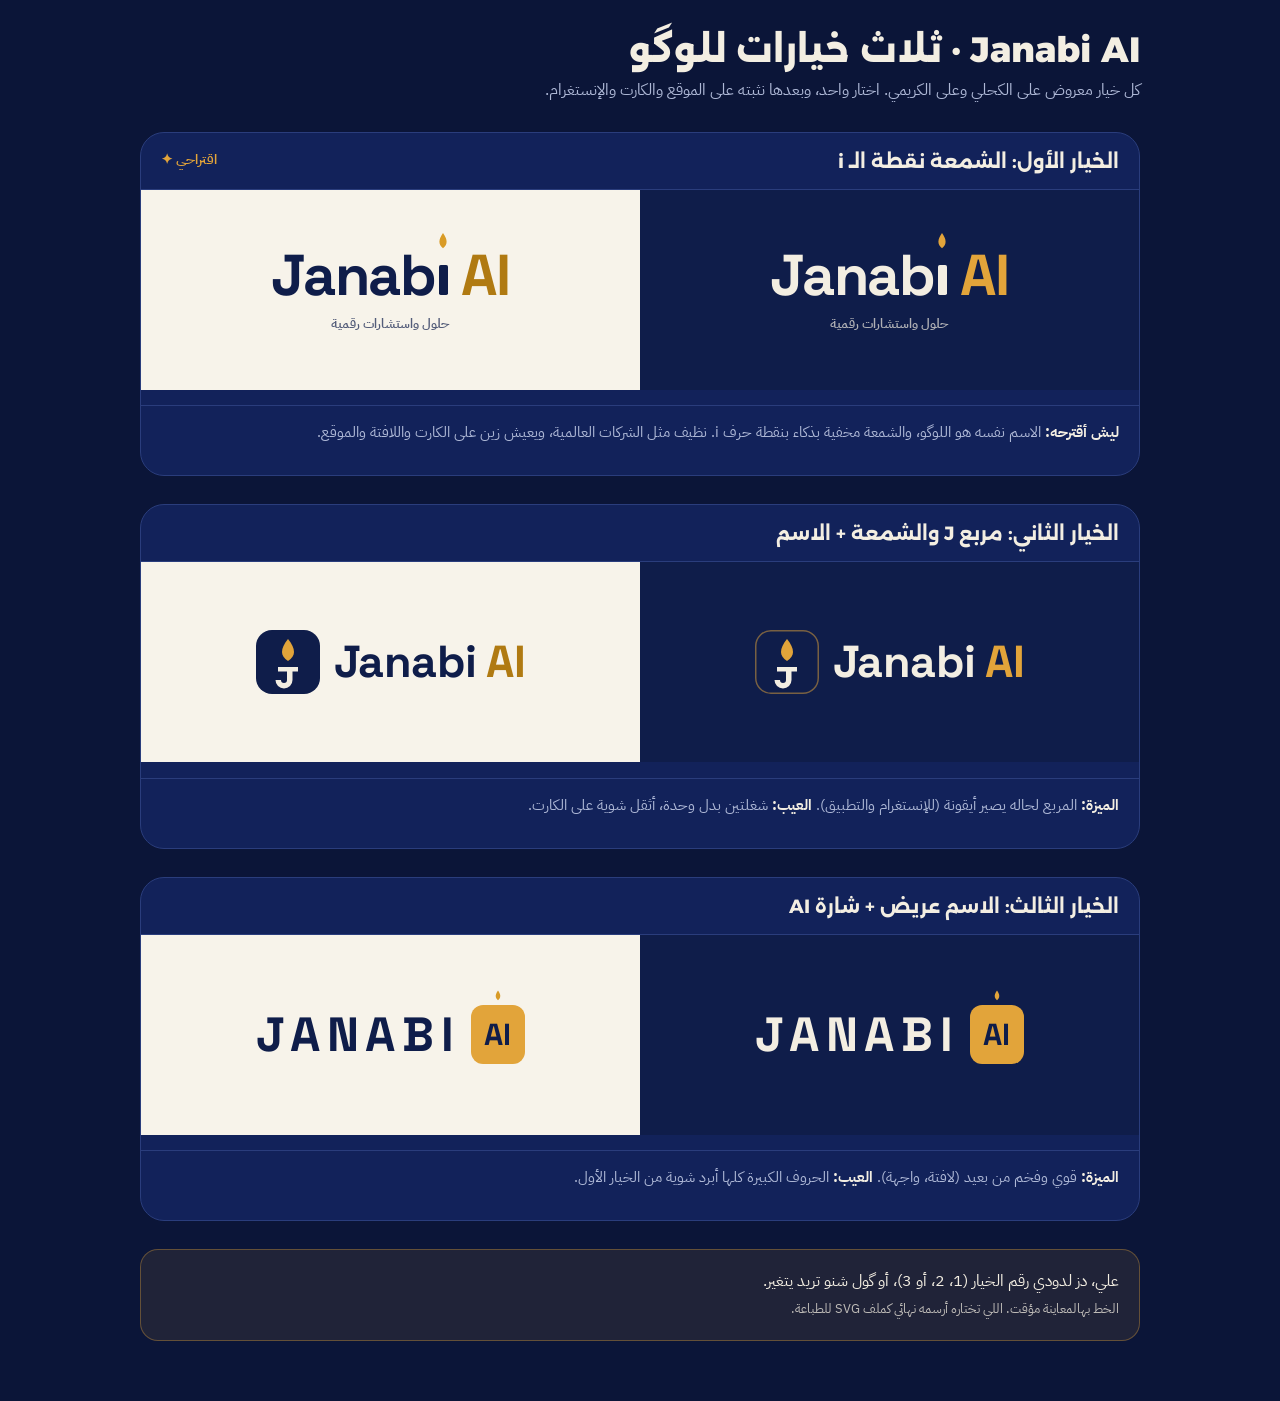
<file: v2/logo.html>
<!doctype html>
<html lang="ar" dir="rtl">
<head>
<meta charset="utf-8">
<meta name="viewport" content="width=device-width,initial-scale=1">
<meta name="robots" content="noindex">
<title>Janabi AI · خيارات اللوگو</title>
<link rel="preconnect" href="https://fonts.googleapis.com"><link rel="preconnect" href="https://fonts.gstatic.com" crossorigin>
<link rel="stylesheet" href="https://fonts.googleapis.com/css2?family=Alexandria:wght@700;800&family=IBM+Plex+Sans+Arabic:wght@400;600&family=Space+Grotesk:wght@500;700&display=swap">
<style>
:root{--navy:#0F1D4A;--gold:#E2A43A;--cream:#F7F3EA}
*{box-sizing:border-box}
body{margin:0;background:#0b1538;color:#F3EEE2;font:400 16px/1.7 "IBM Plex Sans Arabic",sans-serif;padding:28px 18px 60px}
h1{font:800 clamp(1.5rem,5vw,2.2rem) Alexandria,sans-serif;margin:0 0 6px}
.lead{color:#AEB8D6;margin:0 0 28px}
.opt{max-width:1000px;margin:0 auto 28px;border:1px solid #2A3D7C;border-radius:24px;overflow:hidden;background:#12225A}
.opt h2{font:700 1.2rem Alexandria,sans-serif;margin:0;padding:16px 20px;border-bottom:1px solid #2A3D7C;display:flex;justify-content:space-between;gap:10px;flex-wrap:wrap}
.opt h2 small{font:600 .85rem "IBM Plex Sans Arabic";color:var(--gold)}
.row{display:grid;grid-template-columns:1fr 1fr;min-height:200px}
@media (max-width:700px){.row{grid-template-columns:1fr}}
.dark,.light{display:grid;place-items:center;padding:34px 20px}
.dark{background:var(--navy)}.light{background:var(--cream);color:var(--navy)}
.why{padding:14px 20px;color:#AEB8D6;font-size:.95rem;border-top:1px solid #2A3D7C}
.why b{color:#F3EEE2}
.wm{display:flex;align-items:center;gap:14px;direction:ltr;font-family:"Space Grotesk",sans-serif}
/* A: flame as the dot of the i */
.wm.a{display:block;white-space:nowrap}
.a{font-weight:700;font-size:clamp(2.4rem,9vw,3.6rem);letter-spacing:-.02em;line-height:1}
.a .i{position:relative;display:inline-block;width:.15em;height:.52em;background:currentColor;border-radius:.03em;margin:0 .045em 0 .05em;vertical-align:baseline}
.a .i svg{position:absolute;left:50%;bottom:.6em;width:.36em;height:.5em;transform:translateX(-50%)}
.a .ai{color:var(--gold);margin-left:.18em}
.light .a .ai{color:#B07A12}
/* B: monogram tile */
.b .tile{width:64px;height:64px;flex:none}
.b span{font-weight:700;font-size:clamp(2rem,7vw,2.8rem);letter-spacing:-.01em}
.b i{font-style:normal;color:var(--gold)}.light .b i{color:#B07A12}
/* C: wordmark + AI badge */
.c{gap:10px}
.c .nm{font-weight:700;font-size:clamp(2rem,8vw,3rem);letter-spacing:.14em}
.c .badge{position:relative;font-weight:700;font-size:clamp(1.3rem,5vw,1.9rem);padding:.12em .45em;border-radius:.4em;background:var(--gold);color:var(--navy)}
.c .badge svg{position:absolute;left:50%;top:-.5em;width:.42em;height:.6em;transform:translateX(-50%)}
.tag{display:block;text-align:center;font:600 .82rem "IBM Plex Sans Arabic";opacity:.7;margin-top:10px;direction:rtl}
.pick{max-width:1000px;margin:0 auto;padding:18px 20px;border-radius:18px;background:rgba(226,164,58,.1);border:1px solid rgba(226,164,58,.35)}
</style>
</head>
<body>
<header style="max-width:1000px;margin:0 auto">
  <h1>Janabi AI · ثلاث خيارات للوگو</h1>
  <p class="lead">كل خيار معروض على الكحلي وعلى الكريمي. اختار واحد، وبعدها نثبته على الموقع والكارت والإنستغرام.</p>
</header>

<section class="opt">
  <h2>الخيار الأول: الشمعة نقطة الـ i <small>اقتراحي ✦</small></h2>
  <div class="row">
    <div class="dark"><div><div class="wm a">Janab<span class="i"><svg viewBox="0 0 20 30"><path d="M10 1C15 8 15 13 10 17C5 13 5 8 10 1Z" fill="#E2A43A"/></svg></span><span class="ai">AI</span></div><span class="tag">حلول واستشارات رقمية</span></div></div>
    <div class="light"><div><div class="wm a">Janab<span class="i"><svg viewBox="0 0 20 30"><path d="M10 1C15 8 15 13 10 17C5 13 5 8 10 1Z" fill="#D99B26"/></svg></span><span class="ai">AI</span></div><span class="tag">حلول واستشارات رقمية</span></div></div>
  </div>
  <p class="why"><b>ليش أقترحه:</b> الاسم نفسه هو اللوگو، والشمعة مخفية بذكاء بنقطة حرف i. نظيف مثل الشركات العالمية، ويعيش زين على الكارت واللافتة والموقع.</p>
</section>

<section class="opt">
  <h2>الخيار الثاني: مربع J والشمعة + الاسم</h2>
  <div class="row">
    <div class="dark"><div class="wm b"><svg class="tile" viewBox="0 0 64 64"><rect width="64" height="64" rx="16" fill="#0F1D4A"/><rect x=".75" y=".75" width="62.5" height="62.5" rx="15.25" fill="none" stroke="#E2A43A" stroke-opacity=".5" stroke-width="1.5"/><path d="M32 9c8 10 8 17 0 22c-8-5-8-12 0-22z" fill="#E2A43A"/><path d="M22 37h20v4.5h-5.5v8.5a8.5 8.5 0 0 1-17 0h5.5a3 3 0 0 0 6 0v-8.5H22z" fill="#F3EEE2"/></svg><span>Janabi <i>AI</i></span></div></div>
    <div class="light"><div class="wm b"><svg class="tile" viewBox="0 0 64 64"><rect width="64" height="64" rx="16" fill="#0F1D4A"/><path d="M32 9c8 10 8 17 0 22c-8-5-8-12 0-22z" fill="#E2A43A"/><path d="M22 37h20v4.5h-5.5v8.5a8.5 8.5 0 0 1-17 0h5.5a3 3 0 0 0 6 0v-8.5H22z" fill="#F3EEE2"/></svg><span>Janabi <i>AI</i></span></div></div>
  </div>
  <p class="why"><b>الميزة:</b> المربع لحاله يصير أيقونة (للإنستغرام والتطبيق). <b>العيب:</b> شغلتين بدل وحدة، أثقل شوية على الكارت.</p>
</section>

<section class="opt">
  <h2>الخيار الثالث: الاسم عريض + شارة AI</h2>
  <div class="row">
    <div class="dark"><div class="wm c"><span class="nm">JANABI</span><span class="badge">AI<svg viewBox="0 0 20 30"><path d="M10 1C15 8 15 13 10 17C5 13 5 8 10 1Z" fill="#E2A43A"/></svg></span></div></div>
    <div class="light"><div class="wm c"><span class="nm">JANABI</span><span class="badge">AI<svg viewBox="0 0 20 30"><path d="M10 1C15 8 15 13 10 17C5 13 5 8 10 1Z" fill="#D99B26"/></svg></span></div></div>
  </div>
  <p class="why"><b>الميزة:</b> قوي وفخم من بعيد (لافتة، واجهة). <b>العيب:</b> الحروف الكبيرة كلها أبرد شوية من الخيار الأول.</p>
</section>

<div class="pick">علي، دز لدودي رقم الخيار (1، 2، أو 3)، أو گول شنو تريد يتغير.<br><small style="opacity:.75">الخط بهالمعاينة مؤقت. اللي تختاره أرسمه نهائي كملف SVG للطباعة.</small></div>
</body>
</html>
</file>
